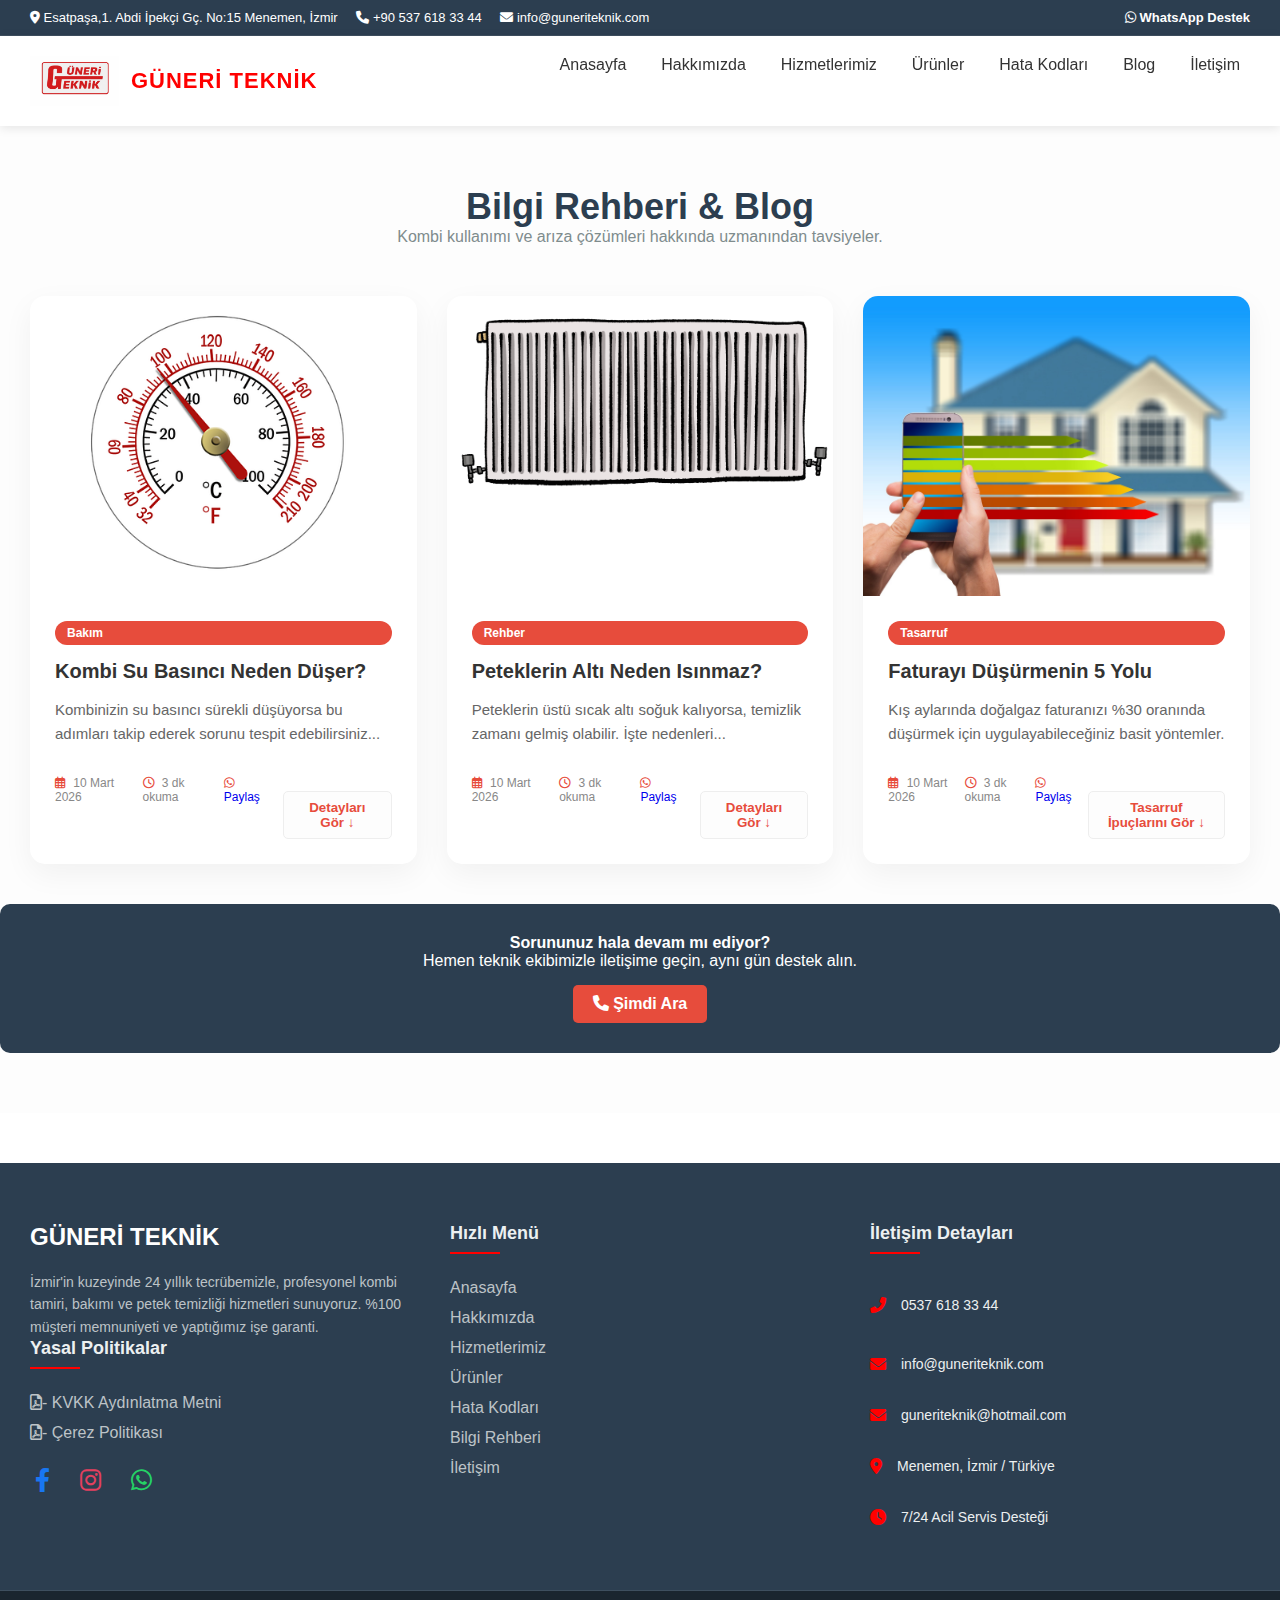
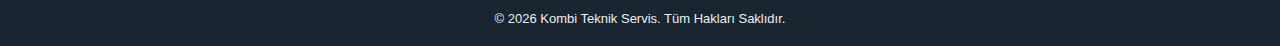
<file: blog/index.html>
<!DOCTYPE html>
<html lang="tr">
<head>
    <meta charset="UTF-8">
    <meta name="viewport" content="width=device-width, initial-scale=1.0">
    <title>Kombi Bakım Rehberi & Teknik İpuçları | Güneri Teknik</title>
    <meta name="description" content="Kombi tasarrufu, arıza kodları ve bakım rehberleri. Menemen Güneri Teknik'ten uzman tavsiyelerini keşfedin.">
    <link rel="icon" type="image/png" href="../img/logo/guneri-teknik.webp" class="g-icon" alt="Google">
    <link rel="canonical" href="https://guneriteknik.com/blog">
    <meta property="og:url" content="https://guneriteknik.com/blog">
    <meta property="og:title" content="Kombi ve Katı Yakıtlı Kazan Teknik Rehberi">
    <meta property="og:image" content="https://guneriteknik.com/img/logo/guneri-teknik.webp">
    <link rel="stylesheet" href="../wwwroot/css/style.css">
    <link rel="stylesheet" href="../wwwroot/css/blog.css">
    <link rel="preconnect" href="https://cdnjs.cloudflare.com" crossorigin>
    <link rel="stylesheet" href="https://cdnjs.cloudflare.com/ajax/libs/font-awesome/6.0.0/css/all.min.css"
          media="print" onload="this.media='all'">
    <noscript>
        <link rel="stylesheet" href="https://cdnjs.cloudflare.com/ajax/libs/font-awesome/6.0.0/css/all.min.css">
    </noscript>
</head>
<body class="page-blog">
    <div class="top-bar">
        <div class="container">
            <div class="contact-info">
                <span><i class="fas fa-map-marker-alt"></i> Esatpaşa,1. Abdi İpekçi Gç. No:15 Menemen, İzmir</span>
                <a href="tel:+905376183344"><i class="fas fa-phone"></i> +90 537 618 33 44 </a>
                <a href="mailto:info@guneriteknik.com"><i class="fas fa-envelope"></i> info@guneriteknik.com</a>
            </div>
            <div class="social-info">
                <a href="https://wa.me/905376183344" target="_blank" class="whatsapp-link"><i class="fab fa-whatsapp"></i> WhatsApp Destek</a>
            </div>
        </div>
    </div>
    <header class="main-header">
        <nav class="container nav-wrapper">
            <div class="logo">
                <a href="/">
                    <img src="../img/logo/guneri-teknik.webp" width="200" height="80" alt="Güneri Teknik Logo">
                    <strong>GÜNERİ TEKNİK</strong>
                </a>
            </div>
            <ul class="nav-menu">
                <li><a href="/">Anasayfa</a></li>
                <li><a href="/hakkimizda/">Hakkımızda</a></li>
                <li><a href="/hizmetler/">Hizmetlerimiz</a></li>
                <li><a href="/urunler/">Ürünler</a></li>
                <li><a href="/hata-kodlari/">Hata Kodları</a></li>
                <li><a href="/blog/" class="active">Blog</a></li>
                <li><a href="/iletisim/">İletişim</a></li>
            </ul>
            <div class="mobile-toggle"><i class="fas fa-bars"></i></div>
        </nav>
    </header>
    <main class="main-blog">
        <section class="blog-section">
            <div class="container">
                <h1 class="page-title">Bilgi Rehberi & Blog</h1>
                <p class="page-subtitle">Kombi kullanımı ve arıza çözümleri hakkında uzmanından tavsiyeler.</p>
                <div class="blog-grid">
                    <article class="blog-card">
                        <div class="blog-img">
                            <img src="../img/basinc.png" alt="Kombi Su Basıncı">
                        </div>
                        <div class="blog-content">
                            <span class="category">Bakım</span>
                            <h3>Kombi Su Basıncı Neden Düşer?</h3>
                            <p>Kombinizin su basıncı sürekli düşüyorsa bu adımları takip ederek sorunu tespit edebilirsiniz...</p>                           
                                <div id="details-1" class="blog-details" style="display: none;">
                                    <hr>
                                    <h4>Servis Çağırmadan Önce Yapılacaklar:</h4>
                                    <ul>
                                        <li><strong>Su Seviyesi:</strong> Basınç 1.0 barın altındaysa doldurma musluğunu açarak 1.5 bara getirin.</li>
                                        <li><strong>Kaçak Kontrolü:</strong> Radyatör vanalarını ve boru ek yerlerini ıslaklık var mı diye kontrol edin.</li>
                                        <li><strong>Genleşme Tankı:</strong> Eğer su bastıktan hemen sonra basınç yükselip tekrar düşüyorsa tankın havası bitmiş olabilir.</li>
                                    </ul>
                                    <p>Sorun devam ediyorsa profesyonel destek almalısınız.</p>
                                </div> 
                             <div class="blog-meta" style="margin-top: 10px; font-size: 12px; color: #888; display: flex; gap: 15px;">
                                <span class="date"><i class="far fa-calendar-alt"></i> 10 Mart 2026</span>
                                <span class="read-time"><i class="far fa-clock"></i> 3 dk okuma</span>
                                <a href="https://wa.me/?text=Selam!%0AGüneri Teknik'in blogunda harika bir rehber buldum, bir bak istersen:%0Ahttps://guneriteknik.com/blog/"
                                   class="bl-item-lnk"
                                   target="_blank"
                                   rel="noopener">
                                    <i class="fab fa-whatsapp"></i> Paylaş
                                </a>
                                <button class="read-more-btn" onclick="toggleDetails('details-1', this)">Detayları Gör ↓</button>
                            </div>
                        </div>
</article>
                    <article class="blog-card">
                        <div class="blog-img">
                            <img src="../img/radiator.png" alt="Petek Isınma Sorunu">
                        </div>
                        <div class="blog-content">
                            <span class="category">Rehber</span>
                            <h3>Peteklerin Altı Neden Isınmaz?</h3>
                            <p>Peteklerin üstü sıcak altı soğuk kalıyorsa, temizlik zamanı gelmiş olabilir. İşte nedenleri...</p>                            
                                <div id="details-2" class="blog-details">
                                    <h4><i class="fas fa-tools"></i> Petek Kontrol Listesi:</h4>
                                    <ul>
                                        <li><strong>Hava Alma:</strong> Petek anahtarı ile üst kısımdaki prüjörden hava gelip gelmediğini kontrol edin.</li>
                                        <li><strong>Vana Pozisyonu:</strong> Alt ve üst vanaların tamamen açık (saat yönünün tersine) olduğundan emin olun.</li>
                                        <li><strong>Reglaj Ayarı:</strong> Kombiye en yakın peteklerin vanalarını biraz kısıp, uzaktakileri tam açarak ısı dengesini sağlayın.</li>
                                        <li><strong>Filtre Temizliği:</strong> Kombi altındaki dönüş hattı filtresinin tıkanmış olma ihtimali yüksektir (Servis gerektirebilir).</li>
                                    </ul>
                                    <p><strong>Önemli:</strong> Eğer peteğin üstü sıcak, altı buz gibi ise bu genellikle içerideki çamurlaşmanın habercisidir ve petek temizliği vaktiniz gelmiştir.</p>
                                </div>  
                            <div class="blog-meta" style="margin-top: 10px; font-size: 12px; color: #888; display: flex; gap: 15px;">
                                <span class="date"><i class="far fa-calendar-alt"></i> 10 Mart 2026</span>
                                <span class="read-time"><i class="far fa-clock"></i> 3 dk okuma</span>
                                <a href="https://wa.me/?text=Selam!%0AGüneri Teknik'in blogunda harika bir rehber buldum, bir bak istersen:%0Ahttps://guneriteknik.com/blog/"
                                   class="bl-item-lnk"
                                   target="_blank"
                                   rel="noopener">
                                    <i class="fab fa-whatsapp"></i> Paylaş
                                </a>
                                <button class="read-more-btn" onclick="toggleDetails('details-2', this)">Detayları Gör ↓</button>
                            </div>
                        </div>
</article>
                    <article class="blog-card">
                        <div class="blog-img">
                            <img src="../img/smart-home.jpg" alt="Doğalgaz Tasarrufu">
                        </div>
                        <div class="blog-content">
                            <span class="category">Tasarruf</span>
                            <h3>Faturayı Düşürmenin 5 Yolu</h3>
                            <p>Kış aylarında doğalgaz faturanızı %30 oranında düşürmek için uygulayabileceğiniz basit yöntemler.</p>                            
                                <div id="details-3" class="blog-details">
                                    <h4><i class="fas fa-leaf"></i> Tasarruf ve Verim Rehberi:</h4>
                                    <ul>
                                        <li><strong>Oda Termostatı Kullanın:</strong> Kombinin gereksiz çalışmasını önleyerek faturanızda %15-20 oranında doğrudan tasarruf sağlar.</li>
                                        <li><strong>Petek Temizliği:</strong> İç yüzeyi kireçlenmiş petekler ısıyı iletmez. Her 2 yılda bir profesyonel temizlik yaptırın.</li>
                                        <li><strong>Vana Ayarı:</strong> Kullanmadığınız odaların kapısını kapalı tutun ve petek vanalarını tamamen kapatmak yerine en düşük seviyeye getirin.</li>
                                        <li><strong>Gece Modu:</strong> Kombiyi gece tamamen kapatmak evi soğutur; bunun yerine dereceyi 1-2 birim düşürmek daha az yakıt harcatır.</li>
                                        <li><strong>Menfezleri Kapatmayın:</strong> Havalandırma menfezlerini kapatmak yanma kalitesini düşürür ve gaz sarfiyatını artırır.</li>
                                    </ul>
                                    <p><strong>Uzman Notu:</strong> Düzenli kombi bakımı, cihazın en az yakıtla en yüksek ısıyı vermesini sağlar.</p>
                                </div> 
                            <div class="blog-meta" style="margin-top: 10px; font-size: 12px; color: #888; display: flex; gap: 15px;">
                                <span class="date"><i class="far fa-calendar-alt"></i> 10 Mart 2026</span>
                                <span class="read-time"><i class="far fa-clock"></i> 3 dk okuma</span>
                                <a href="https://wa.me/?text=Selam!%0AGüneri Teknik'in blogunda harika bir rehber buldum, bir bak istersen:%0Ahttps://guneriteknik.com/blog/"
                                   class="bl-item-lnk"
                                   target="_blank"
                                   rel="noopener">
                                    <i class="fab fa-whatsapp"></i> Paylaş
                                </a>
                                <button class="read-more-btn" onclick="toggleDetails('details-3', this)">Tasarruf İpuçlarını Gör ↓ </button>
                            </div>
                        </div>
</article>
                </div>
            </div>
            <div class="blog-cta">
                <div class="container">
                    <h4>Sorununuz hala devam mı ediyor?</h4>
                    <p>Hemen teknik ekibimizle iletişime geçin, aynı gün destek alın.</p>
                    <a href="tel:+905376183344" class="btn-call-small"><i class="fas fa-phone"></i> Şimdi Ara</a>
                </div>
            </div>
        </section>
    </main>
    <footer class="main-footer">
        <div class="container footer-grid">
            <div class="footer-col">
                <div class="footer-logo">
                    <strong>GÜNERİ TEKNİK</strong>
                </div>
                <p>İzmir'in kuzeyinde 24 yıllık tecrübemizle, profesyonel kombi tamiri, bakımı ve petek temizliği hizmetleri sunuyoruz. %100 müşteri memnuniyeti ve yaptığımız işe garanti.</p>
                <div class="footer-legal-zone">
                    <h4 class="legal-title">Yasal Politikalar</h4>
                    <ul class="legal-pdf-list">
                        <li>
                            <a href="/docs/guneri-teknik-kvkk-metni.pdf" target="_blank">
                                <i class="far fa-file-pdf"></i>- KVKK Aydınlatma Metni
                            </a>
                        </li>
                        <li>
                            <a href="/docs/guneri-cerez-politikası-metni.pdf" target="_blank">
                                <i class="far fa-file-pdf"></i>- Çerez Politikası
                            </a>
                        </li>
                    </ul>
                </div>
                <div class="footer-social">
                    <a href="#"><i class="fab fa-facebook-f"></i></a>
                    <a href="#"><i class="fab fa-instagram"></i></a>
                    <a href="https://wa.me/905376183344"><i class="fab fa-whatsapp"></i></a>
                </div>
            </div>
            <div class="footer-col">
                <h4>Hızlı Menü</h4>
                <ul>
                    <li><a href="/">Anasayfa</a></li>
                <li><a href="/hakkimizda/">Hakkımızda</a></li>
                <li><a href="/hizmetler/">Hizmetlerimiz</a></li>
                <li><a href="/urunler/">Ürünler</a></li>
                <li><a href="/hata-kodlari/">Hata Kodları</a></li>
                <li><a href="/blog/" class="active">Bilgi Rehberi</a></li>
                <li><a href="/iletisim/">İletişim</a></li>
                </ul>
            </div>
            <div class="footer-col">
                <h4>İletişim Detayları</h4>
                <div class="contact-item">
                    <i class="fas fa-phone-alt"></i>
                    <span><a href="tel:+905376183344">0537 618 33 44</a></span>
                </div>
                <div class="contact-item">
                    <i class="fas fa-envelope"></i>
                    <span>info@guneriteknik.com</span>
                </div>
                <div class="contact-item">
                    <i class="fas fa-envelope"></i>
                    <span>guneriteknik@hotmail.com</span>
                </div>
                <div class="contact-item">
                    <i class="fas fa-map-marker-alt"></i>
                    <span>Menemen, İzmir / Türkiye</span>
                </div>
                <div class="contact-item">
                    <i class="fas fa-clock"></i>
                    <span>7/24 Acil Servis Desteği</span>
                </div>
            </div>
        </div>
        <div class="footer-bottom">
            <div class="container">
                <p>&copy; 2026 Kombi Teknik Servis. Tüm Hakları Saklıdır.</p>
            </div>
        </div>
    </footer>
    <script src="../wwwroot/js/site.js" defer></script>
</body>
</html>
</file>
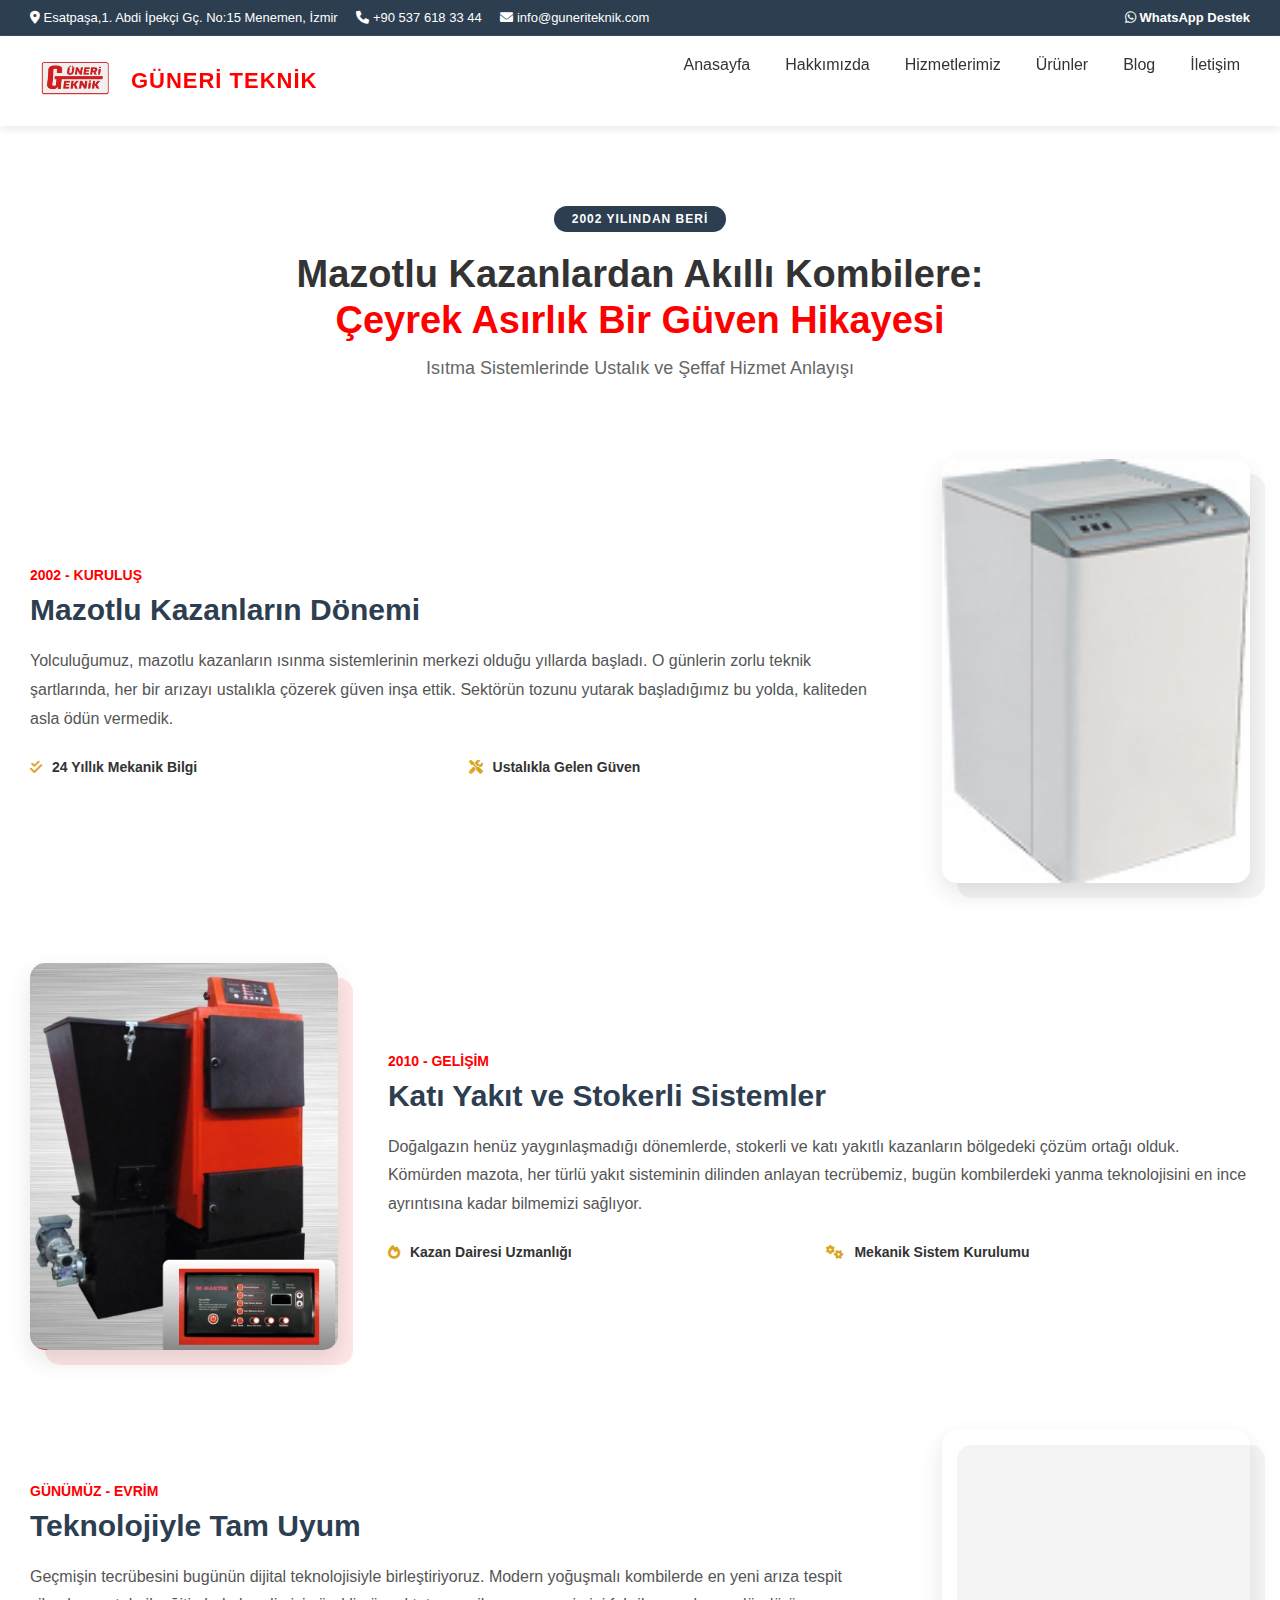
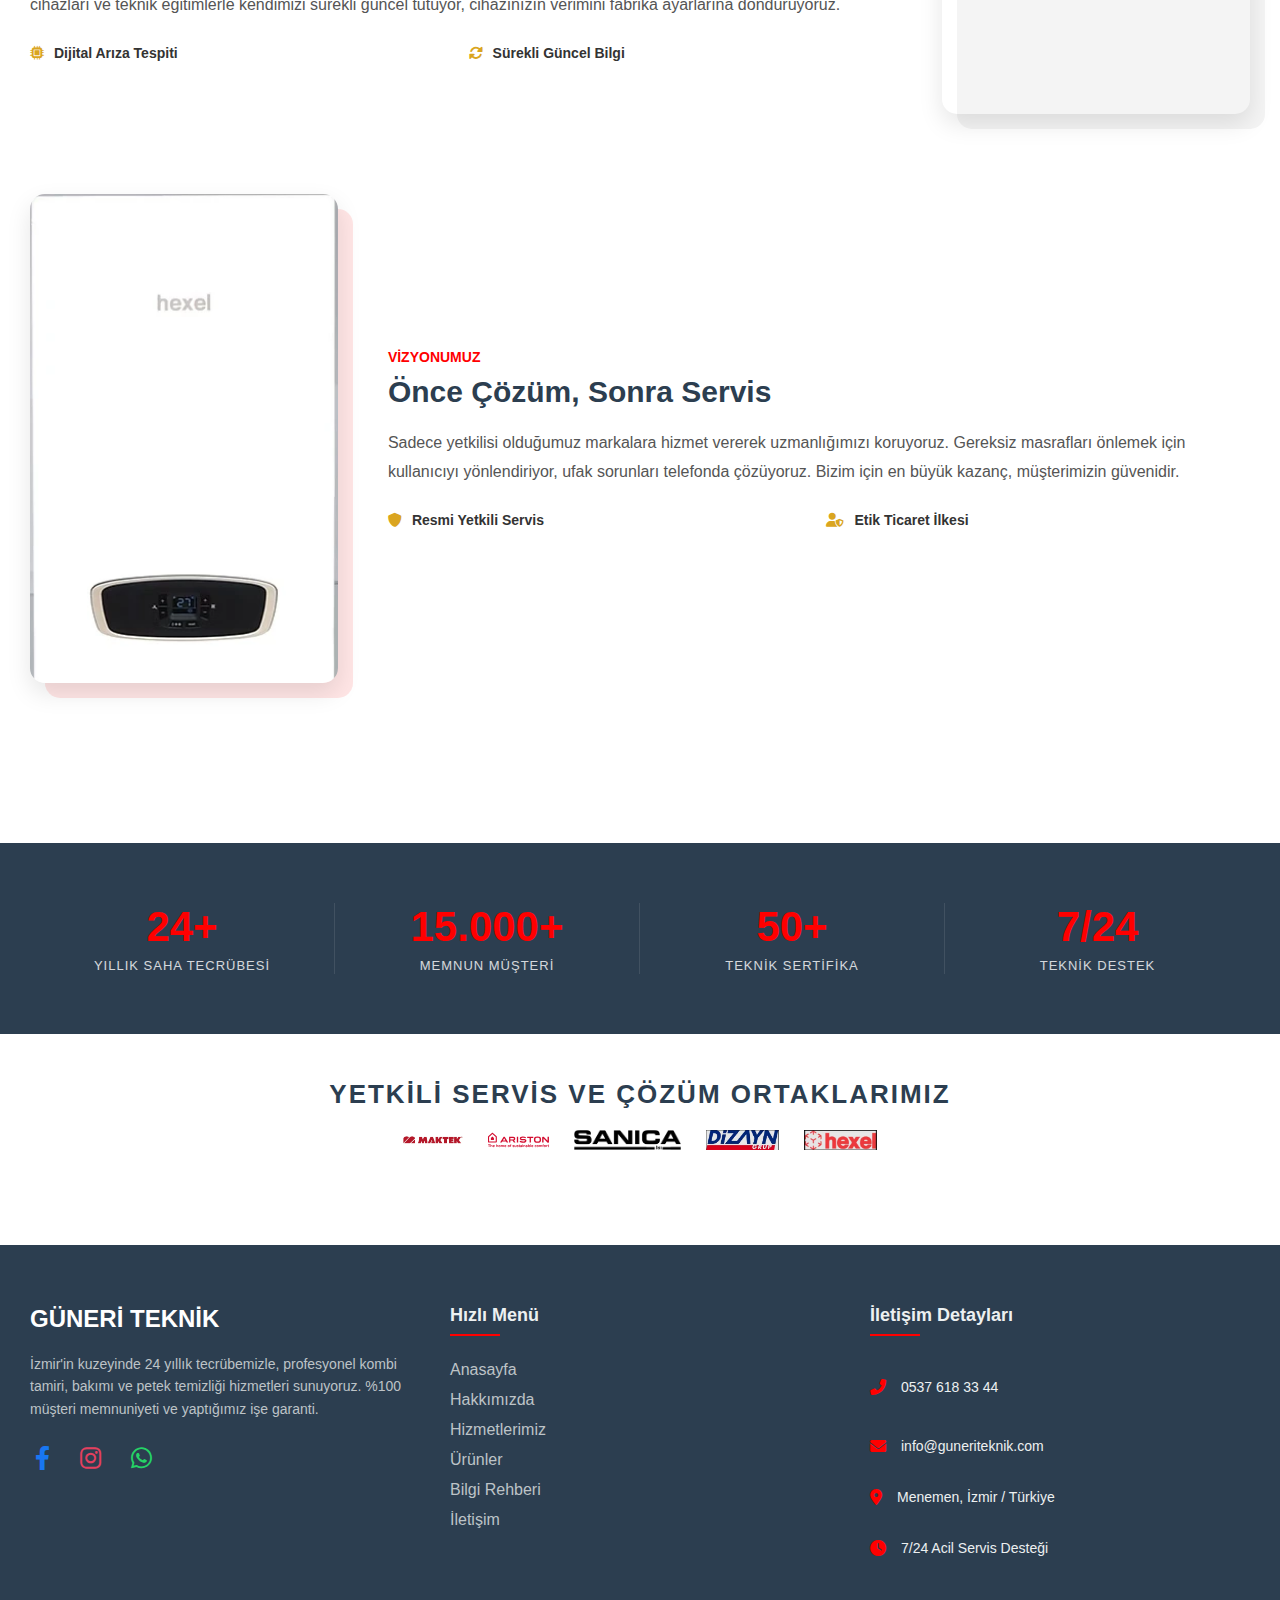
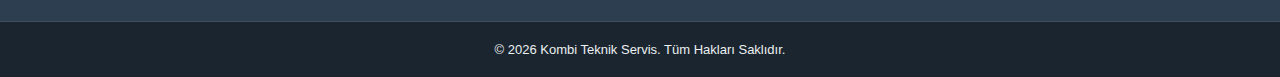
<file: hakkimizda/index.html>
<!DOCTYPE html>
<html lang="tr">
<head>
    <meta charset="UTF-8">
    <meta name="viewport" content="width=device-width, initial-scale=1.0">
    <title>Hakkımızda | Güneri Teknik - 2002'den Beri</title>
    <link rel="icon" type="image/webp" href="../img/logo/guneri-teknik.webp" class="g-icon" alt="Google">
    <link rel="stylesheet" href="../wwwroot/css/style.css">
    <link rel="preconnect" href="https://cdnjs.cloudflare.com" crossorigin>
    <link rel="stylesheet" href="https://cdnjs.cloudflare.com/ajax/libs/font-awesome/6.0.0/css/all.min.css"
          media="print" onload="this.media='all'">
    <noscript>
        <link rel="stylesheet" href="https://cdnjs.cloudflare.com/ajax/libs/font-awesome/6.0.0/css/all.min.css">
    </noscript>
</head>
<body class="page-hakkimizda">
    <div class="top-bar">
        <div class="container">
            <div class="contact-info">
                <span><i class="fas fa-map-marker-alt"></i> Esatpaşa,1. Abdi İpekçi Gç. No:15 Menemen, İzmir</span>
                <a href="tel:+905376183344"><i class="fas fa-phone"></i> +90 537 618 33 44 </a>
                <a href="mailto:info@guneriteknik.com"><i class="fas fa-envelope"></i> info@guneriteknik.com</a>
            </div>
            <div class="social-info">
                <a href="https://wa.me/905376183344" target="_blank" class="whatsapp-link"><i class="fab fa-whatsapp"></i> WhatsApp Destek</a>
            </div>
        </div>
    </div>
    <header class="main-header">
        <nav class="container nav-wrapper">
            <div class="logo">
                <a href="/">
                    <img src="../img/logo/guneri-teknik.webp" width="200" height="80" alt="Güneri Teknik Logo">
                    <strong>GÜNERİ TEKNİK</strong>
                </a>
            </div>
            <ul class="nav-menu">
                <li><a href="/">Anasayfa</a></li>
                <li><a href="/hakkimizda/" class="active">Hakkımızda</a></li>
                <li><a href="/hizmetler/">Hizmetlerimiz</a></li>
                <li><a href="/urunler/">Ürünler</a></li>
                <li><a href="/blog/">Blog</a></li>
                <li><a href="/iletisim/">İletişim</a></li>
            </ul>
            <div class="mobile-toggle"><i class="fas fa-bars"></i></div>
        </nav>
    </header>
    <main class="main-content">
        <section class="about-zigzag-section">
            <div class="container">

                <div class="header-stamp" style="text-align: center; margin-bottom: 80px;">
                    <span class="since">2002 YILINDAN BERİ</span>
                    <h1>Mazotlu Kazanlardan Akıllı Kombilere:<br><span style="color: #FF0000">Çeyrek Asırlık Bir Güven Hikayesi</span></h1>
                    <p class="subtitle">Isıtma Sistemlerinde Ustalık ve Şeffaf Hizmet Anlayışı</p>
                </div>

                <div class="zigzag-item">
                    <div class="zigzag-content">
                        <span class="year-label">2002 - Kuruluş</span>
                        <h3>Mazotlu Kazanların Dönemi</h3>
                        <p>Yolculuğumuz, mazotlu kazanların ısınma sistemlerinin merkezi olduğu yıllarda başladı. O günlerin zorlu teknik şartlarında, her bir arızayı ustalıkla çözerek güven inşa ettik. Sektörün tozunu yutarak başladığımız bu yolda, kaliteden asla ödün vermedik.</p>
                        <div class="about-features">
                            <div class="f-item"><i class="fas fa-check-double"></i> 24 Yıllık Mekanik Bilgi</div>
                            <div class="f-item"><i class="fas fa-tools"></i> Ustalıkla Gelen Güven</div>
                        </div>
                    </div>
                    <div class="zigzag-image-wrapper">
                        <div class="image-deco-block"></div>
                        <div class="zigzag-image-box">
                            <img src="../img/mazotlu_sv.jpg" alt="Mazotlu Kazan Dönemi" width="300" height="250" loading="lazy" decoding="async">
                        </div>
                    </div>
                </div>

                <div class="zigzag-item alt">
                    <div class="zigzag-content">
                        <span class="year-label">2010 - Gelişim</span>
                        <h3>Katı Yakıt ve Stokerli Sistemler</h3>
                        <p>Doğalgazın henüz yaygınlaşmadığı dönemlerde, stokerli ve katı yakıtlı kazanların bölgedeki çözüm ortağı olduk. Kömürden mazota, her türlü yakıt sisteminin dilinden anlayan tecrübemiz, bugün kombilerdeki yanma teknolojisini en ince ayrıntısına kadar bilmemizi sağlıyor.</p>
                        <div class="about-features">
                            <div class="f-item"><i class="fas fa-fire"></i> Kazan Dairesi Uzmanlığı</div>
                            <div class="f-item"><i class="fas fa-cogs"></i> Mekanik Sistem Kurulumu</div>
                        </div>
                    </div>
                    <div class="zigzag-image-wrapper">
                        <div class="image-deco-block red"></div>
                        <div class="zigzag-image-box">
                            <img src="../img/marka/Maktek_stoker.webp" alt="Stokerli Kazanlar" width="300" height="250" loading="lazy" decoding="async">
                        </div>
                    </div>
                </div>

                <div class="zigzag-item">
                    <div class="zigzag-content">
                        <span class="year-label">GÜNÜMÜZ - Evrim</span>
                        <h3>Teknolojiyle Tam Uyum</h3>
                        <p>Geçmişin tecrübesini bugünün dijital teknolojisiyle birleştiriyoruz. Modern yoğuşmalı kombilerde en yeni arıza tespit cihazları ve teknik eğitimlerle kendimizi sürekli güncel tutuyor, cihazınızın verimini fabrika ayarlarına döndürüyoruz.</p>
                        <div class="about-features">
                            <div class="f-item"><i class="fas fa-microchip"></i> Dijital Arıza Tespiti</div>
                            <div class="f-item"><i class="fas fa-sync-alt"></i> Sürekli Güncel Bilgi</div>
                        </div>
                    </div>
                    <div class="zigzag-image-wrapper">
                        <div class="image-deco-block"></div>
                        <div class="zigzag-image-box">
                            <img src="../img/unnamed.jpg" alt="Teknoloji Dönüşümü" width="300" height="250" loading="lazy" decoding="async">
                        </div>
                    </div>
                </div>

                <div class="zigzag-item alt">
                    <div class="zigzag-content">
                        <span class="year-label">Vizyonumuz</span>
                        <h3>Önce Çözüm, Sonra Servis</h3>
                        <p>Sadece yetkilisi olduğumuz markalara hizmet vererek uzmanlığımızı koruyoruz. Gereksiz masrafları önlemek için kullanıcıyı yönlendiriyor, ufak sorunları telefonda çözüyoruz. Bizim için en büyük kazanç, müşterimizin güvenidir.</p>
                        <div class="about-features">
                            <div class="f-item"><i class="fas fa-shield-alt"></i> Resmi Yetkili Servis</div>
                            <div class="f-item"><i class="fas fa-user-shield"></i> Etik Ticaret İlkesi</div>
                        </div>
                    </div>
                    <div class="zigzag-image-wrapper">
                        <div class="image-deco-block red"></div>
                        <div class="zigzag-image-box">
                            <img src="../img/marka/hexel-mina.webp" alt="Servis Etik Kuralları" width="300" height="250" loading="lazy" decoding="async">
                        </div>
                    </div>
                </div>

            </div>
        </section>
    </main>

    <section class="stats-bar">
        <div class="container stats-grid">
            <div class="stat-card">
                <span class="stat-number">24+</span>
                <span class="stat-text">Yıllık Saha Tecrübesi</span>
            </div>
            <div class="stat-card">
                <span class="stat-number">15.000+</span>
                <span class="stat-text">Memnun Müşteri</span>
            </div>
            <div class="stat-card">
                <span class="stat-number">50+</span>
                <span class="stat-text">Teknik Sertifika</span>
            </div>
            <div class="stat-card">
                <span class="stat-number">7/24</span>
                <span class="stat-text">Teknik Destek</span>
            </div>
        </div>
    </section>

    <section class="brand-strip">
        <div class="container">
            <h4 class="brand-title">Yetkili Servis ve Çözüm Ortaklarımız</h4>
            <div class="brand-logos">
                <img src="../img/logo/maktek.webp" alt="Maktek">
                <img src="../img/logo/ariston.svg" alt="Ariston">
                <img src="../img/logo/sanica.webp" alt="Sanica">
                <img src="../img/logo/dizayn.webp" alt="Dizayn">
                <img src="../img/logo/hexel.webp" alt="Hexel">
            </div>
        </div>
    </section>

    <footer class="main-footer">
        <div class="container footer-grid">

            <div class="footer-col">
                <div class="footer-logo">
                    <strong>GÜNERİ TEKNİK</strong>
                </div>
                <p>İzmir'in kuzeyinde 24 yıllık tecrübemizle, profesyonel kombi tamiri, bakımı ve petek temizliği hizmetleri sunuyoruz. %100 müşteri memnuniyeti ve yaptığımız işe garanti.</p>
                <div class="footer-social">
                    <a href="#"><i class="fab fa-facebook-f"></i></a>
                    <a href="#"><i class="fab fa-instagram"></i></a>
                    <a href="https://wa.me/905376183344"><i class="fab fa-whatsapp"></i></a>
                </div>
            </div>

            <div class="footer-col">
                <h4>Hızlı Menü</h4>
                <ul>
                    <li><a href="/">Anasayfa</a></li>
                    <li><a href="/hakkimizda/" class="active">Hakkımızda</a></li>
                    <li><a href="/hizmetler/">Hizmetlerimiz</a></li>
                    <li><a href="/urunler/">Ürünler</a></li>
                    <li><a href="/blog/">Bilgi Rehberi</a></li>
                    <li><a href="/iletisim/">İletişim</a></li>
                </ul>
            </div>

            <div class="footer-col">
                <h4>İletişim Detayları</h4>
                <div class="contact-item">
                    <i class="fas fa-phone-alt"></i>
                    <span><a href="tel:+905376183344">0537 618 33 44</a></span>
                </div>
                <div class="contact-item">
                    <i class="fas fa-envelope"></i>
                    <span>info@guneriteknik.com</span>
                </div>
                <div class="contact-item">
                    <i class="fas fa-map-marker-alt"></i>
                    <span>Menemen, İzmir / Türkiye</span>
                </div>
                <div class="contact-item">
                    <i class="fas fa-clock"></i>
                    <span>7/24 Acil Servis Desteği</span>
                </div>
            </div>

        </div>

        <div class="footer-bottom">
            <div class="container">
                <p>&copy; 2026 Kombi Teknik Servis. Tüm Hakları Saklıdır.</p>
            </div>
        </div>
    </footer>

    <script src="../wwwroot/js/site.js" defer></script>
</body>
</html>
</file>
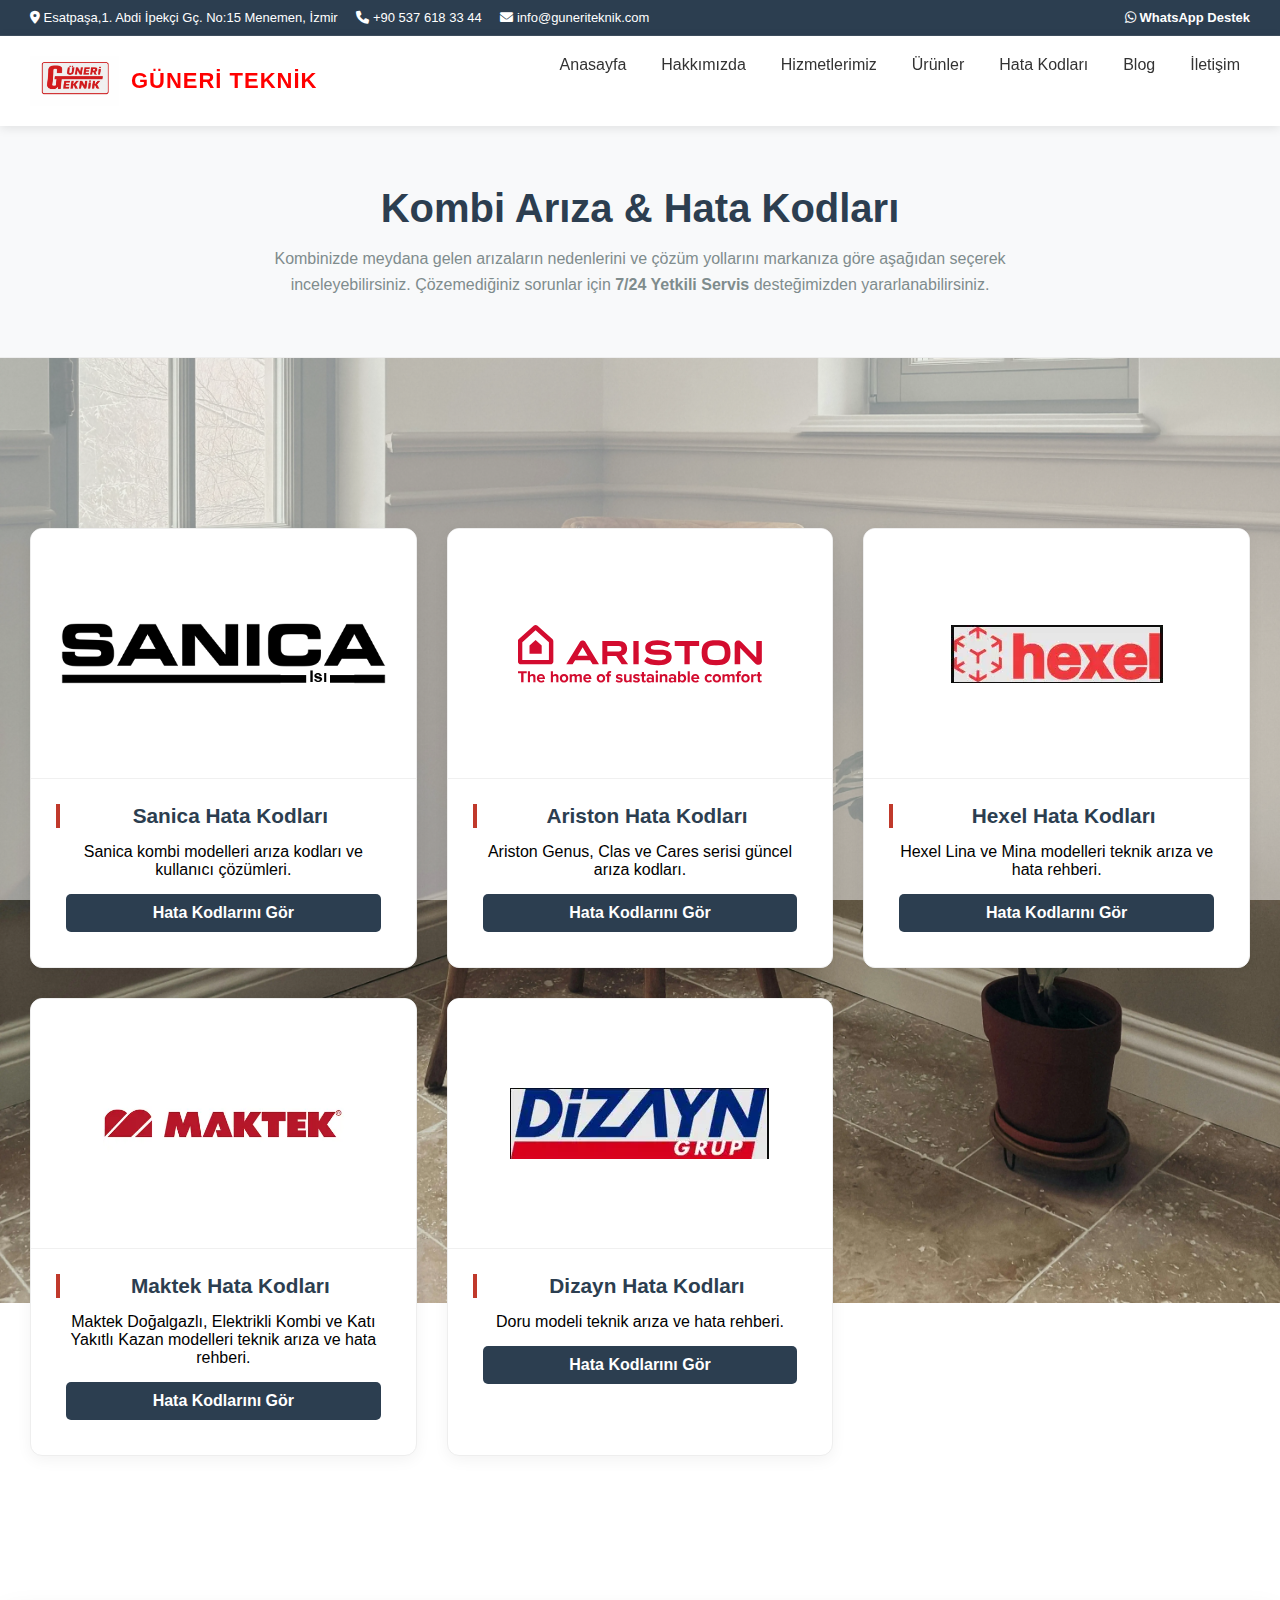
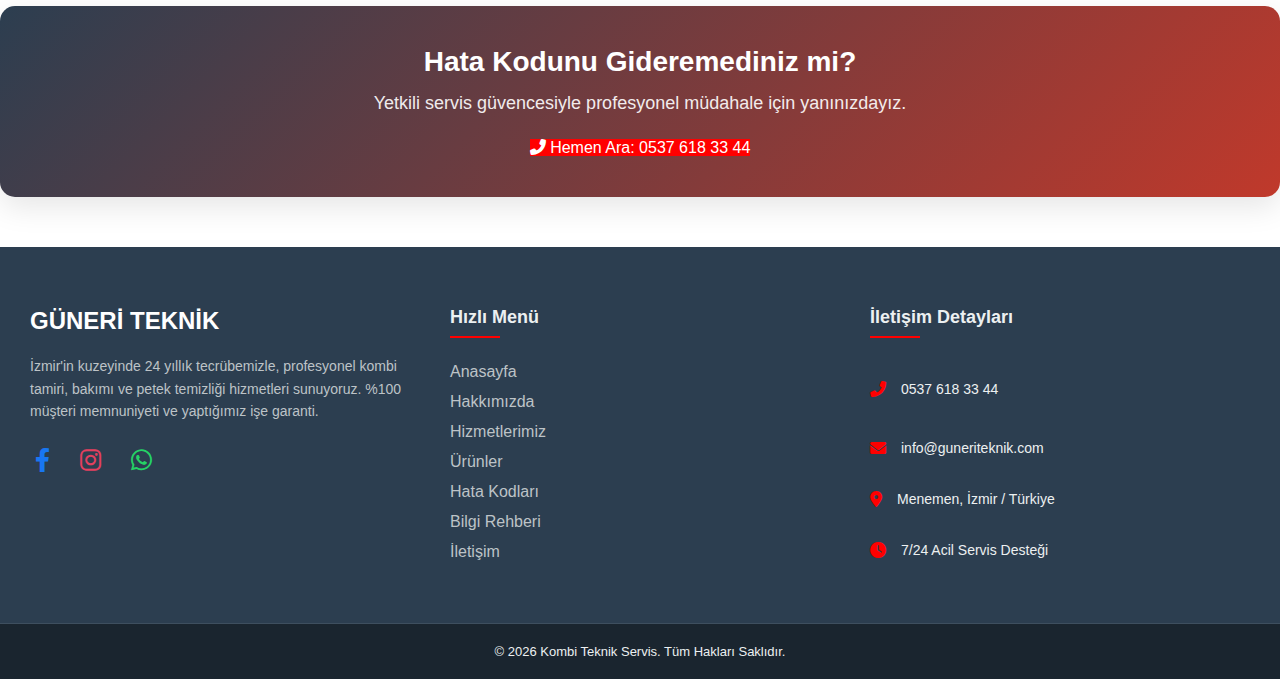
<file: hata-kodlari/index.html>
<!DOCTYPE html>
<html lang="tr">
<head>
    <meta charset="UTF-8">
    <meta name="viewport" content="width=device-width, initial-scale=1.0">
    <title>Kombi Hata Kodları ve Çözüm Rehberi | Güneri Teknik</title>
    <meta name="description" content="Sanica, Maktek, Hexel, Dizayn ve Ariston kombi hata kodları listesi. Arıza çözümleri ve yetkili servis desteği için hemen inceleyin.">
    <link rel="icon" type="image/png" href="../img/logo/guneri-teknik.webp" class="g-icon" alt="Google">
    <link rel="canonical" href="https://guneriteknik.com/hata-kodlari/">
    <link rel="stylesheet" href="../wwwroot/css/style.css">
    <link rel="stylesheet" href="../wwwroot/css/hata-kod.css">
    <link rel="stylesheet" href="https://cdnjs.cloudflare.com/ajax/libs/font-awesome/6.0.0/css/all.min.css">
    <link rel="stylesheet" href="https://cdnjs.cloudflare.com/ajax/libs/font-awesome/6.0.0/css/all.min.css"
          media="print" onload="this.media='all'">
    <noscript>
        <link rel="stylesheet" href="https://cdnjs.cloudflare.com/ajax/libs/font-awesome/6.0.0/css/all.min.css">
    </noscript>
</head>
<body class="page-error-codes">
    <div class="top-bar">
        <div class="container">
            <div class="contact-info">
                <span><i class="fas fa-map-marker-alt"></i> Esatpaşa,1. Abdi İpekçi Gç. No:15 Menemen, İzmir</span>
                <a href="tel:+905376183344"><i class="fas fa-phone"></i> +90 537 618 33 44 </a>
                <a href="mailto:info@guneriteknik.com"><i class="fas fa-envelope"></i> info@guneriteknik.com</a>
            </div>
            <div class="social-info">
                <a href="https://wa.me/905376183344" target="_blank" class="whatsapp-link"><i class="fab fa-whatsapp"></i> WhatsApp Destek</a>
            </div>
        </div>
    </div>
    <header class="main-header">
        <nav class="container nav-wrapper">
            <div class="logo">
                <a href="../">
                    <img src="../img/logo/guneri-teknik.webp" width="200" height="80" alt="Güneri Teknik Logo">
                    <strong>GÜNERİ TEKNİK</strong>
                </a>
            </div>
            <ul class="nav-menu">
                <li><a href="../">Anasayfa</a></li>
                    <li><a href="../hakkimizda/">Hakkımızda</a></li>
                    <li><a href="../hizmetler/">Hizmetlerimiz</a></li>
                    <li><a href="../urunler/">Ürünler</a></li>
                    <li><a href="../hata-kodlari/" class="active">Hata Kodları</a></li>
                    <li><a href="../blog/">Blog</a></li>
                    <li><a href="../iletisim/">İletişim</a></li>
            </ul>
            <div class="mobile-toggle"><i class="fas fa-bars"></i></div>
        </nav>
    </header>
    <main class="main-error-codes">
        <section class="page-header" style="background: #f8f9fa; padding: 60px 0; text-align: center; border-bottom: 1px solid #eee;">
            <div class="container">
                <h1 style="color: #2c3e50; font-size: 2.5rem; margin-bottom: 15px;">Kombi Arıza & Hata Kodları</h1>
                <p style="color: #7f8c8d; max-width: 800px; margin: 0 auto; line-height: 1.6;">
                    Kombinizde meydana gelen arızaların nedenlerini ve çözüm yollarını markanıza göre aşağıdan seçerek inceleyebilirsiniz. 
                    Çözemediğiniz sorunlar için <strong>7/24 Yetkili Servis</strong> desteğimizden yararlanabilirsiniz.
                </p>
            </div>
        </section>

        <section class="brand-selection" style="padding: 80px 0;">
            <div class="container">
                <div class="product-grid"> <div class="product-card" style="text-align: center;">
                        <div class="product-image" style="padding: 30px;">
                            <img src="../img/logo/sanica.webp" alt="Sanica Hata Kodları" style="max-height: 80px; object-fit: contain;">
                        </div>
                        <div class="product-info">
                            <h3>Sanica Hata Kodları</h3>
                            <p>Sanica kombi modelleri arıza kodları ve kullanıcı çözümleri.</p>
                            <a href="/hata-kodlari/sanica/" class="btn" style="background: #2c3e50; color: white; display: inline-block; margin-top: 15px; padding: 10px 25px; border-radius: 5px;">Hata Kodlarını Gör</a>
                        </div>
                    </div>
                    <div class="product-card" style="text-align: center;">
                        <div class="product-image" style="padding: 30px;">
                            <img src="../img/logo/ariston.svg" alt="Ariston Hata Kodları" style="max-height: 80px; object-fit: contain;">
                        </div>
                        <div class="product-info">
                            <h3>Ariston Hata Kodları</h3>
                            <p>Ariston Genus, Clas ve Cares serisi güncel arıza kodları.</p>
                            <a href="/hata-kodlari/ariston/" class="btn" style="background: #2c3e50; color: white; display: inline-block; margin-top: 15px; padding: 10px 25px; border-radius: 5px;">Hata Kodlarını Gör</a>
                        </div>
                    </div>
                    <div class="product-card" style="text-align: center;">
                        <div class="product-image" style="padding: 30px;">
                            <img src="../img/logo/hexel.webp" alt="Hexel Hata Kodları" style="max-height: 80px; object-fit: contain;">
                        </div>
                        <div class="product-info">
                            <h3>Hexel Hata Kodları</h3>
                            <p>Hexel Lina ve Mina modelleri teknik arıza ve hata rehberi.</p>
                            <a href="/hata-kodlari/hexel/" class="btn" style="background: #2c3e50; color: white; display: inline-block; margin-top: 15px; padding: 10px 25px; border-radius: 5px;">Hata Kodlarını Gör</a>
                        </div>
                    </div>
                    <div class="product-card" style="text-align: center;">
                        <div class="product-image" style="padding: 30px;">
                            <img src="../img/logo/maktek.webp" alt="Hexel Hata Kodları" style="max-height: 80px; object-fit: contain;">
                        </div>
                        <div class="product-info">
                            <h3>Maktek Hata Kodları</h3>
                            <p>Maktek Doğalgazlı, Elektrikli Kombi ve Katı Yakıtlı Kazan modelleri teknik arıza ve hata rehberi.</p>
                            <a href="/hata-kodlari/maktek/" class="btn" style="background: #2c3e50; color: white; display: inline-block; margin-top: 15px; padding: 10px 25px; border-radius: 5px;">Hata Kodlarını Gör</a>
                        </div>
                    </div>
                    <div class="product-card" style="text-align: center;">
                        <div class="product-image" style="padding: 30px;">
                            <img src="../img/logo/dizayn.webp" alt="Hexel Hata Kodları" style="max-height: 80px; object-fit: contain;">
                        </div>
                        <div class="product-info">
                            <h3>Dizayn Hata Kodları</h3>
                            <p>Doru modeli teknik arıza ve hata rehberi.</p>
                            <a href="/hata-kodlari/dizayn/" class="btn" style="background: #2c3e50; color: white; display: inline-block; margin-top: 15px; padding: 10px 25px; border-radius: 5px;">Hata Kodlarını Gör</a>
                        </div>
                    </div>
                </div>
            </div>
        </section>

        <section class="cta-section">
            <div class="container">
                <h2>Hata Kodunu Gideremediniz mi?</h2>
                <p>Yetkili servis güvencesiyle profesyonel müdahale için yanınızdayız.</p>
                <a href="tel:+905376183344" class="btn-call">
                    <i class="fas fa-phone-alt"></i> Hemen Ara: 0537 618 33 44 </a>
            </div>
        </section>
    </main>
        <footer class="main-footer">
        <div class="container footer-grid">

            <div class="footer-col">
                <div class="footer-logo">
                    <strong>GÜNERİ TEKNİK</strong>
                </div>
                <p>İzmir'in kuzeyinde 24 yıllık tecrübemizle, profesyonel kombi tamiri, bakımı ve petek temizliği hizmetleri sunuyoruz. %100 müşteri memnuniyeti ve yaptığımız işe garanti.</p>
                <div class="footer-social">
                    <a href="#"><i class="fab fa-facebook-f"></i></a>
                    <a href="#"><i class="fab fa-instagram"></i></a>
                    <a href="https://wa.me/905376183344"><i class="fab fa-whatsapp"></i></a>
                </div>
            </div>

            <div class="footer-col">
                <h4>Hızlı Menü</h4>
                <ul>
                    <li><a href="../">Anasayfa</a></li>
                    <li><a href="../hakkimizda/">Hakkımızda</a></li>
                    <li><a href="../hizmetler/">Hizmetlerimiz</a></li>
                    <li><a href="../urunler/">Ürünler</a></li>
                    <li><a href="../hata-kodlari/" class="active">Hata Kodları</a></li>
                    <li><a href="../blog/">Bilgi Rehberi</a></li>
                    <li><a href="../iletisim/">İletişim</a></li>
                </ul>
            </div>

            <div class="footer-col">
                <h4>İletişim Detayları</h4>
                <div class="contact-item">
                    <i class="fas fa-phone-alt"></i>
                    <span><a href="tel:+905376183344">0537 618 33 44</a></span>
                </div>
                <div class="contact-item">
                    <i class="fas fa-envelope"></i>
                    <span>info@guneriteknik.com</span>
                </div>
                <div class="contact-item">
                    <i class="fas fa-map-marker-alt"></i>
                    <span>Menemen, İzmir / Türkiye</span>
                </div>
                <div class="contact-item">
                    <i class="fas fa-clock"></i>
                    <span>7/24 Acil Servis Desteği</span>
                </div>
            </div>

        </div>

        <div class="footer-bottom">
            <div class="container">
                <p>&copy; 2026 Kombi Teknik Servis. Tüm Hakları Saklıdır.</p>
            </div>
        </div>
    </footer>
    <script src="../wwwroot/js/site.js" defer></script>
    </body>
</html>
</file>
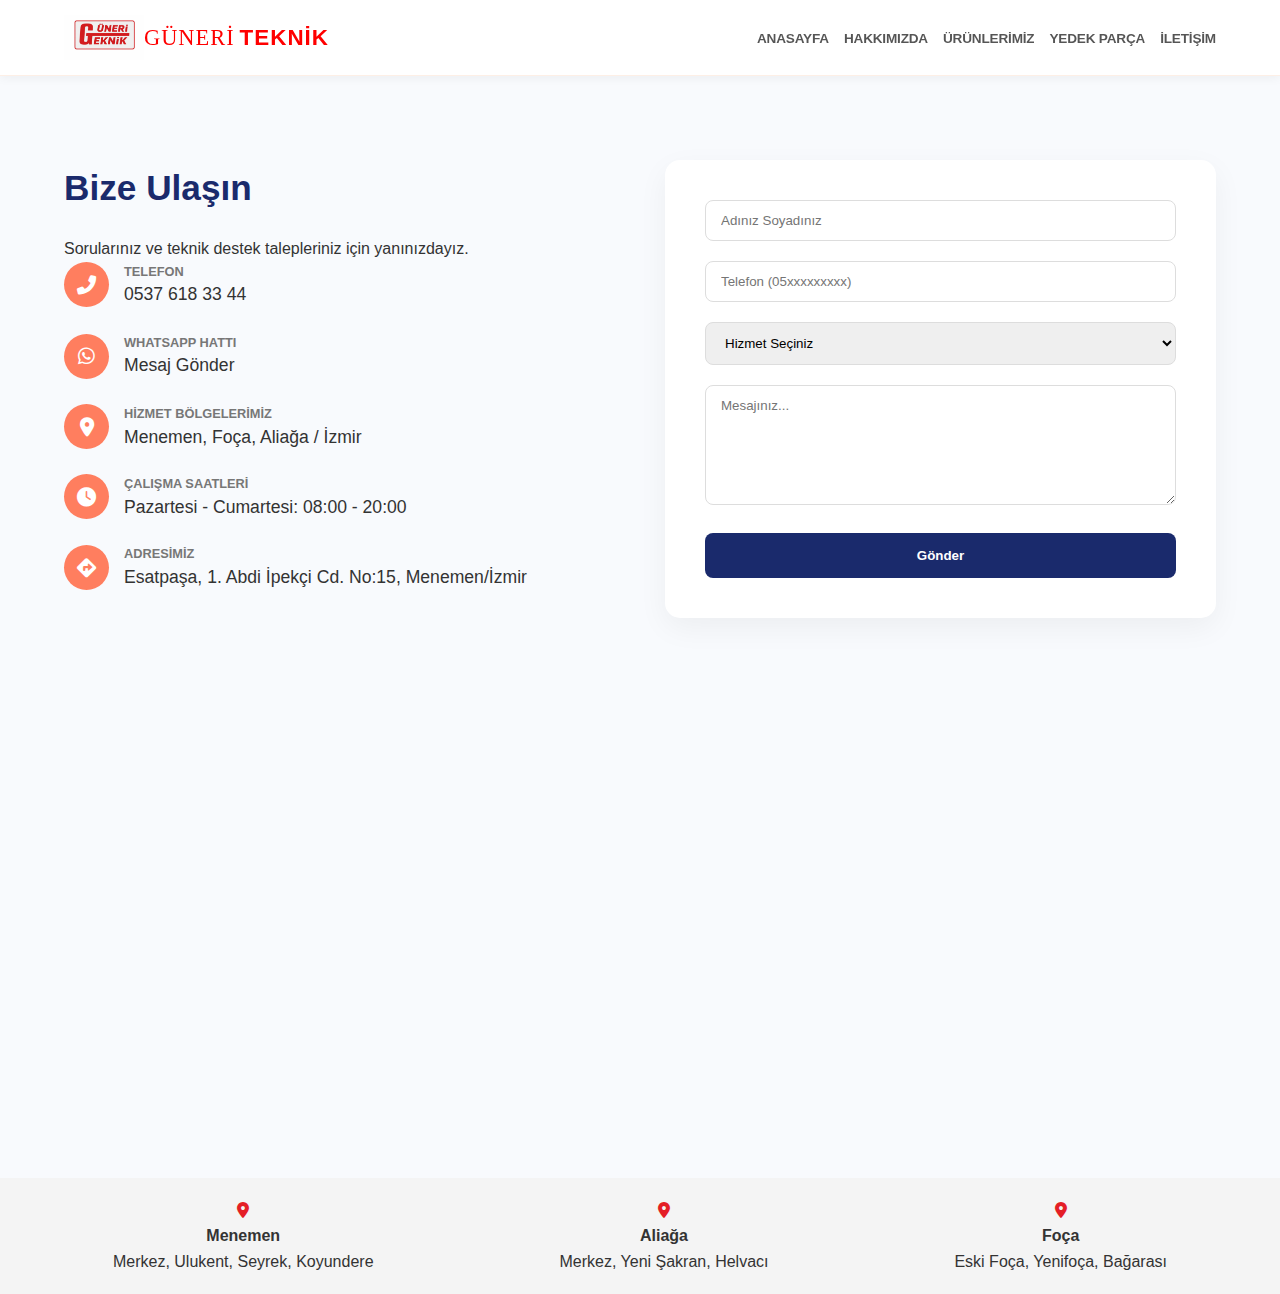
<file: iletisim/index.html>
<!DOCTYPE html>
<html lang="tr">
<head>
    <meta charset="UTF-8">
    <meta name="viewport" content="width=device-width, initial-scale=1.0">
    <title>Güneri Teknik İletişim | Arıza Kaydı ve Servis Randevusu</title>
    <meta name="description" content="Güneri Teknik iletişim bilgileri. Menemen kombi arıza kaydı ve servis randevusu için 0232 831 44 14 numaralı hattımızdan bize ulaşın.">
    <link rel="icon" type="image/png" href="/img/Logo/guneri-teknik-logo.png">
    <link rel="stylesheet" href="/style.css">
    <link rel="stylesheet" href="https://cdnjs.cloudflare.com/ajax/libs/font-awesome/6.0.0/css/all.min.css">
    <style>
        /* Başlangıçta gizli olması gereken alanlar */
        .warranty-group, .brand-group { display: none; }
    </style>
</head>
<body class="page-iletisim">
    
<header>
    <nav class="nav-container">
        <a href="/" class="logo">
            <img src="/img/Logo/guneri-teknik-logo.png" alt="Güneri Teknik Logo" class="site-logo">
            <h1>GÜNERİ <span>TEKNİK</span></h1>
        </a>

        <input type="checkbox" id="menu-bar">
        <label for="menu-bar" class="hamburger-icon">☰</label>
        <label for="menu-bar" class="menu-overlay"></label>

        <ul class="menu">
            <li><a href="/">Anasayfa</a></li>
            <li><a href="/hakkimizda">Hakkımızda</a></li>
            <li><a href="/urunlerimiz">Ürünlerimiz</a></li>
            <li><a href="/yedekparca">Yedek Parça</a></li>
            <li><a href="/iletisim">İletişim</a></li>
        </ul>
    </nav>
</header>

<main class="contact-main">
    <div class="container">
        <div class="contact-grid">

            <div class="contact-info">
                <h2>Bize Ulaşın</h2>
                <p>Sorularınız ve teknik destek talepleriniz için yanınızdayız.</p>

                <div class="info-item">
                    <i class="fas fa-phone-alt"></i>
                    <div>
                        <span>Telefon</span>
                        <a href="tel:+905376183344">0537 618 33 44</a>
                    </div>
                </div>

                <div class="info-item">
                    <i class="fab fa-whatsapp"></i>
                    <div>
                        <span>WhatsApp Hattı</span>
                        <a href="https://wa.me/905376183344">Mesaj Gönder</a>
                    </div>
                </div>

                <div class="info-item">
                    <i class="fas fa-map-marker-alt"></i>
                    <div>
                        <span>Hizmet Bölgelerimiz</span>
                        <p>Menemen, Foça, Aliağa / İzmir</p>
                    </div>
                </div>

                <div class="info-item">
                    <i class="fas fa-clock"></i>
                    <div>
                        <span>Çalışma Saatleri</span>
                        <p>Pazartesi - Cumartesi: 08:00 - 20:00</p>
                    </div>
                </div>

                <div class="info-item">
                    <i class="fas fa-directions"></i>
                    <div>
                        <span>Adresimiz</span>
                        <a href="https://tinyurl.com/Guneriteknik" target="_blank">
                             Esatpaşa, 1. Abdi İpekçi Cd. No:15, Menemen/İzmir
                        </a>
                    </div>
                </div>
            </div>

            <div class="contact-form-wrapper">
                <form id="contactForm">
                    <div class="form-group">
                        <input type="text" id="nameInput" placeholder="Adınız Soyadınız" required>
                    </div>
                    <div class="form-group">
                        <input type="tel" id="phoneInput" placeholder="Telefon (05xxxxxxxxx)" pattern="[0-9]{11}" maxlength="11" required>
                    </div>
                    <div class="form-group">
                        <select id="serviceSelect" required onchange="toggleFields()">
                            <option value="" disabled selected>Hizmet Seçiniz</option>
                            <option value="yedekparca">Yedek Parça Talebi</option>
                            <option value="servis">Teknik Servis Randevusu</option>
                            <option value="bakim">Yıllık Bakım Randevusu</option>
                            <option value="diger">Diğer</option>
                        </select>
                    </div>

                    <div id="brandGroup" class="form-group brand-group" style="display: none;">
                        <select id="brandSelect">
                            <option value="" disabled selected>Cihaz Markasını Seçiniz</option>
                            <option value="Maktek">Maktek</option>
                            <option value="Sanica">Sanica</option>
                            <option value="Ariston">Ariston</option>
                            <option value="Hexel">Hexel</option>
                            <option value="Dizayn">Dizayn</option>
                            <option value="Diger" id="otherBrandOption">Diğer</option>
                        </select>
                    </div>
                    <div id="manualBrandGroup" class="form-group" style="display: none;">
                        <input type="text" id="manualBrandInput" placeholder="Lütfen Markayı Yazınız">
                    </div>

                    <div id="warrantyGroup" class="form-group warranty-group" style="display: none;">
                        <label for="warrantySelect" class="warranty-label">Cihazın garantisi devam ediyor mu?</label>
                        <select id="warrantySelect">
                            <option value="hayir">Hayır, Garantisi Bitti / Yok</option>
                            <option value="evet">Evet, Garantisi Devam Ediyor</option>
                        </select>
                    </div>

                    <div class="form-group">
                            <textarea id="messageInput" placeholder="Mesajınız..."></textarea>
                        </div>

                        <div id="warrantyAlert" class="warranty-info-box">
                            <h4><i class="fas fa-exclamation-circle"></i> Randevu Prosedürü</h4>
                            <p id="alertMessage"></p>
                            <a id="callCenterBtn" href="#" class="call-btn">
                                <i class="fas fa-phone-alt"></i> Marka Merkezini Ara
                            </a>
                        </div>

                        <button type="submit" id="submitBtn" class="submit-btn">Gönder</button>
                    </form>
            </div>

        </div>
    </div>

    <div class="map-container">
    <iframe 
        src="https://www.google.com/maps/embed?pb=!1m18!1m12!1m3!1d1558.9293559248595!2d27.07351853888218!3d38.60612208897072!2m3!1f0!2f0!3f0!3m2!1i1024!2i768!4f13.1!3m3!1m2!1s0x14bbd37ebf78b789%3A0x9065e419d8a5cb47!2zRXNhdHBhxZ9hLCAxLiBBYmRpIMSwcGVrw6dpIEfDpy4gTm86MTUsIDM1NjYwIE1lbmVtZW4vxLB6bWly!5e0!3m2!1str!2str!4v1771922931463!5m2!1str!2str&embed=true" 
        style="border:0; width:100%; height:450px;" 
        allowfullscreen="" 
        loading="lazy" >
    </iframe>
</div>
    <div class="service-areas-grid" style="display: flex; justify-content: space-around; padding: 20px; background: #f4f4f4; text-align: center;">
    <div>
        <i class="fas fa-map-marker-alt" style="color: #e41e26;"></i>
        <h4>Menemen</h4>
        <p>Merkez, Ulukent, Seyrek, Koyundere</p>
    </div>
    <div>
        <i class="fas fa-map-marker-alt" style="color: #e41e26;"></i>
        <h4>Aliağa</h4>
        <p>Merkez, Yeni Şakran, Helvacı</p>
    </div>
    <div>
        <i class="fas fa-map-marker-alt" style="color: #e41e26;"></i>
        <h4>Foça</h4>
        <p>Eski Foça, Yenifoça, Bağarası</p>
    </div>
</div>
</main>

<script src="/wwwroot/js/site.js"></script>
</body>
</html>
</file>
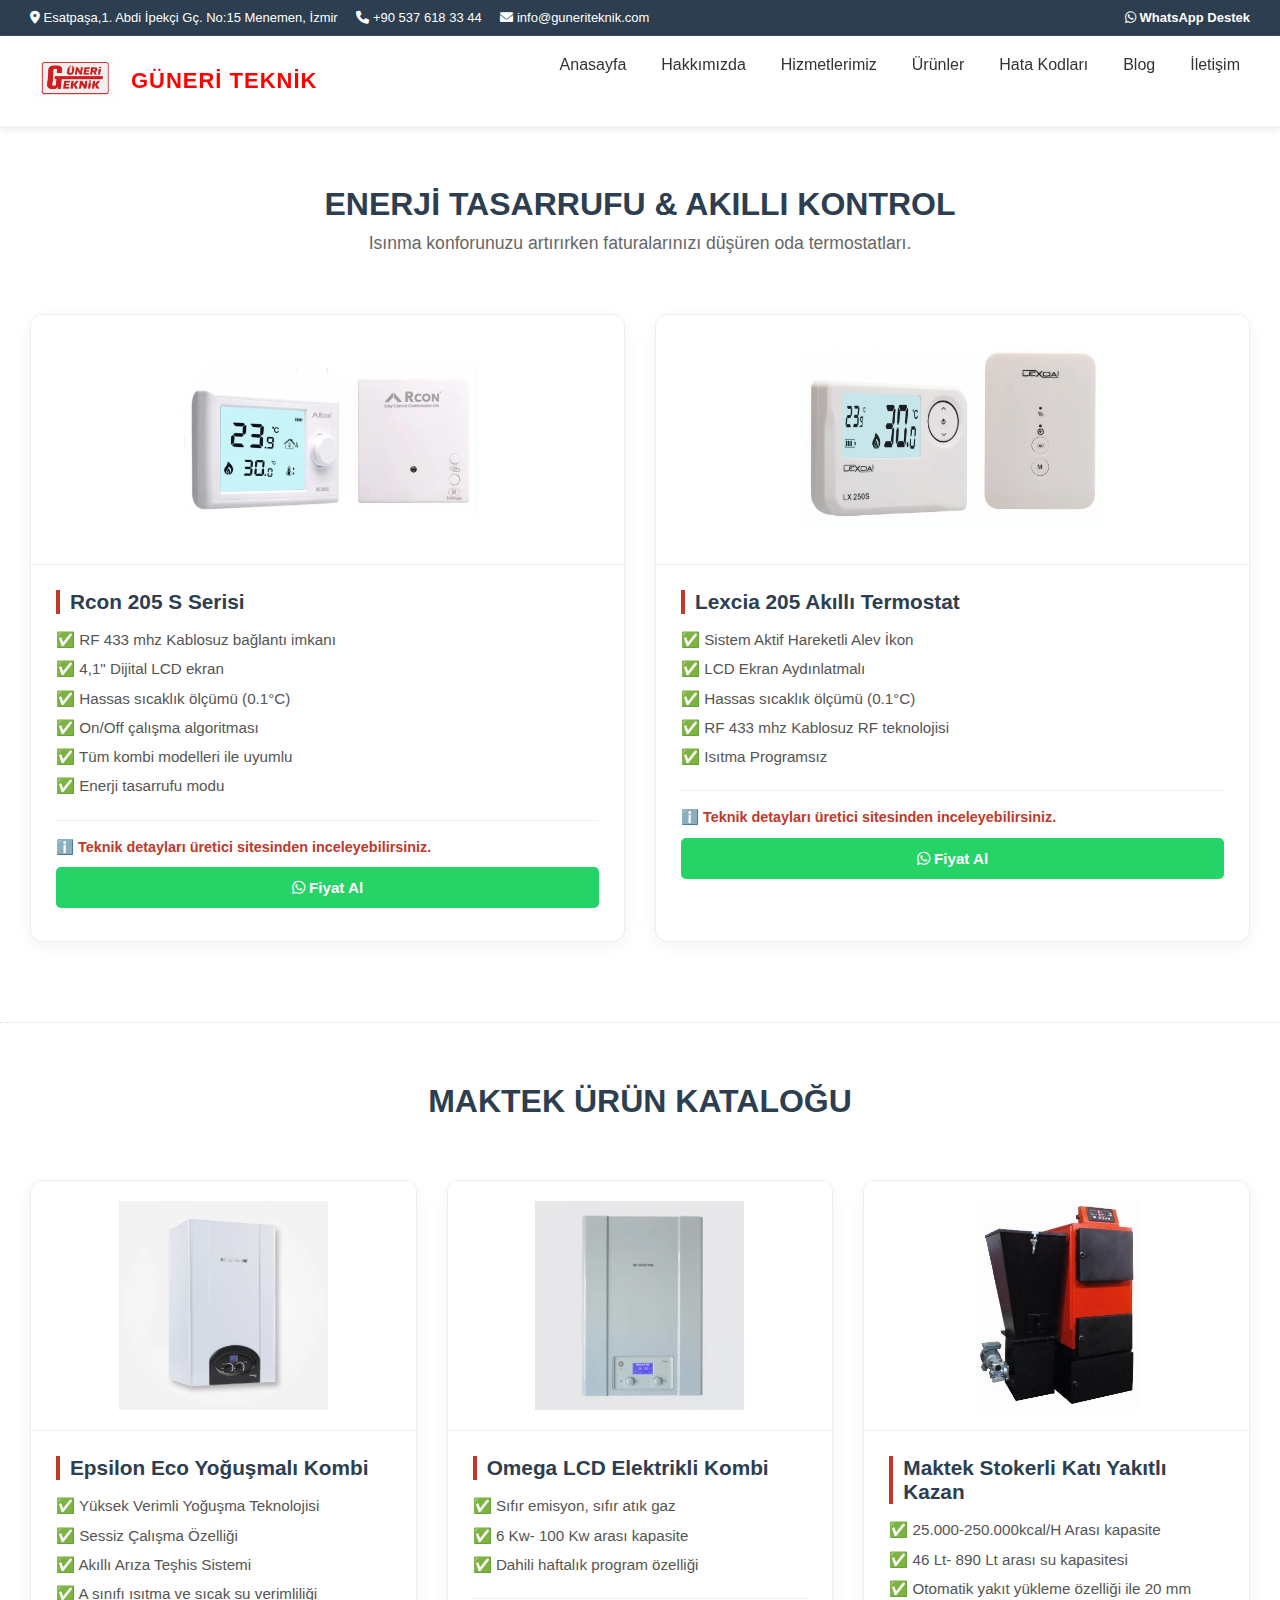
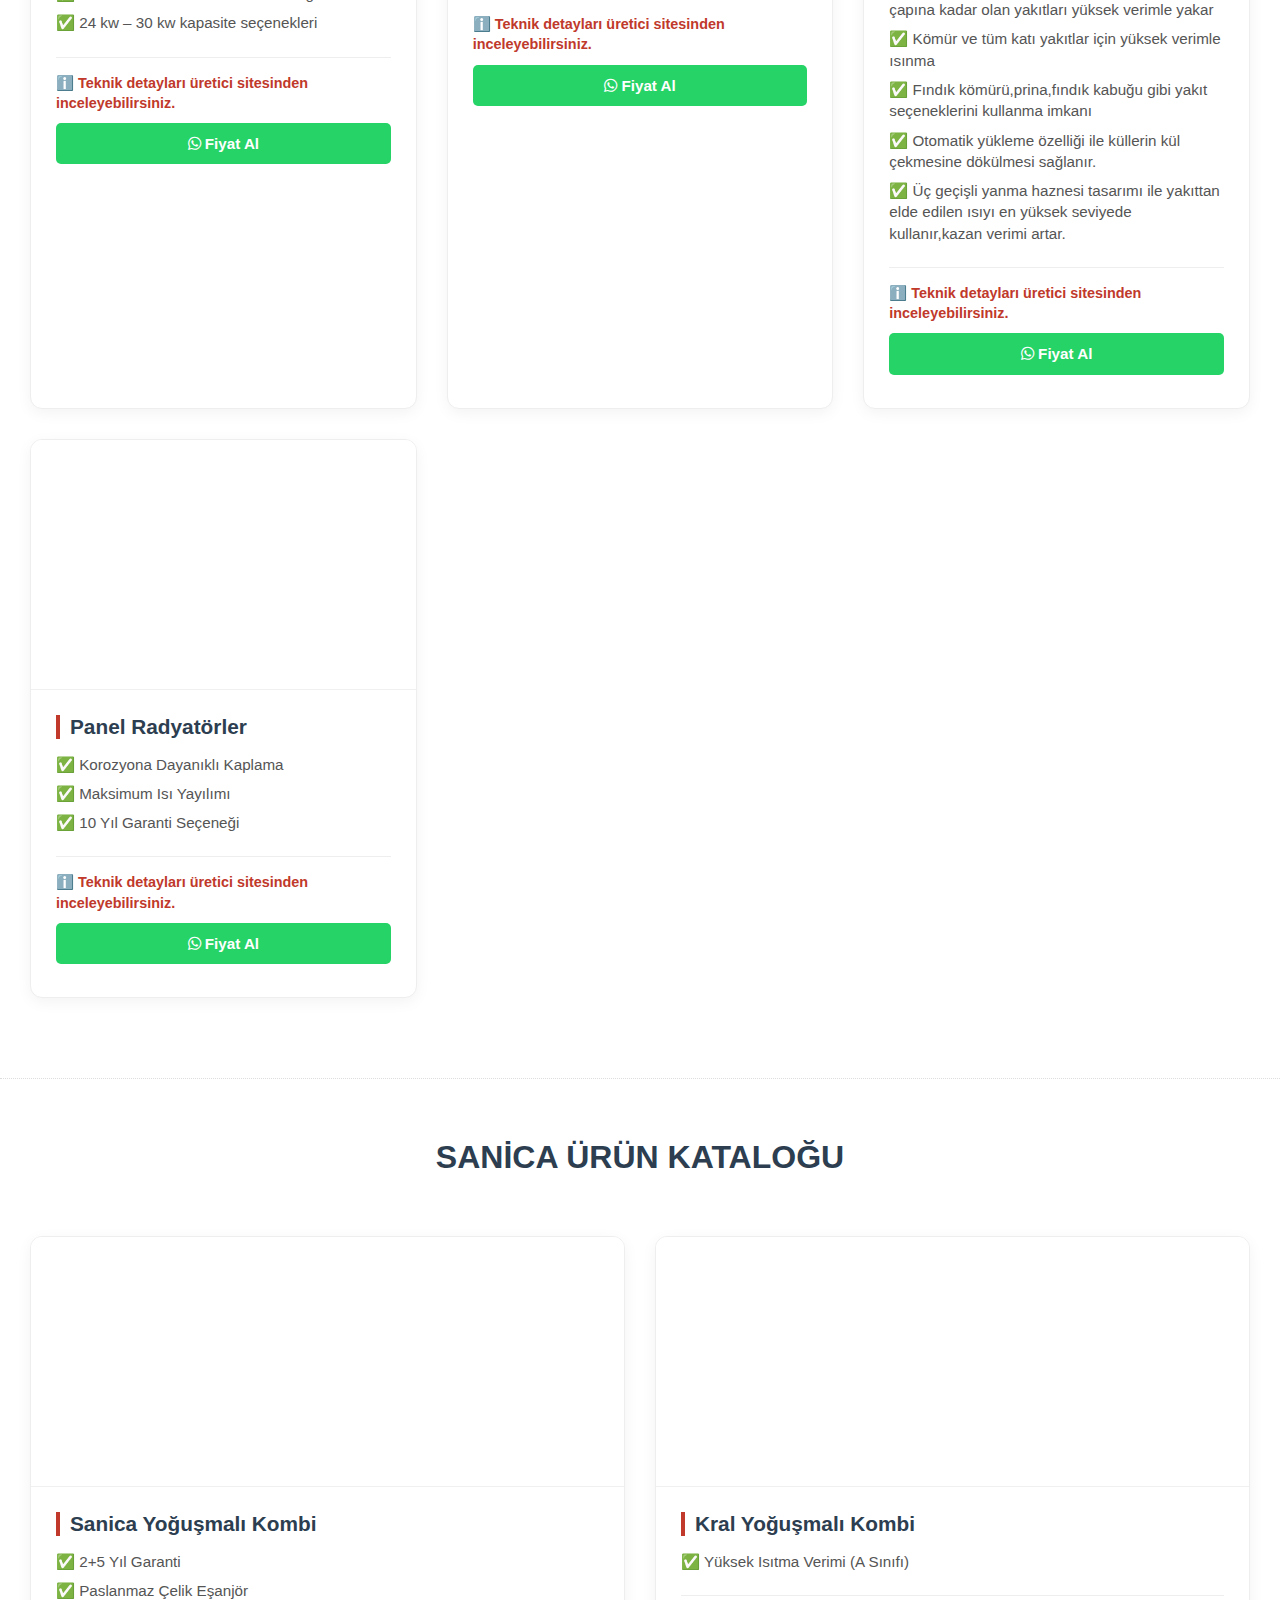
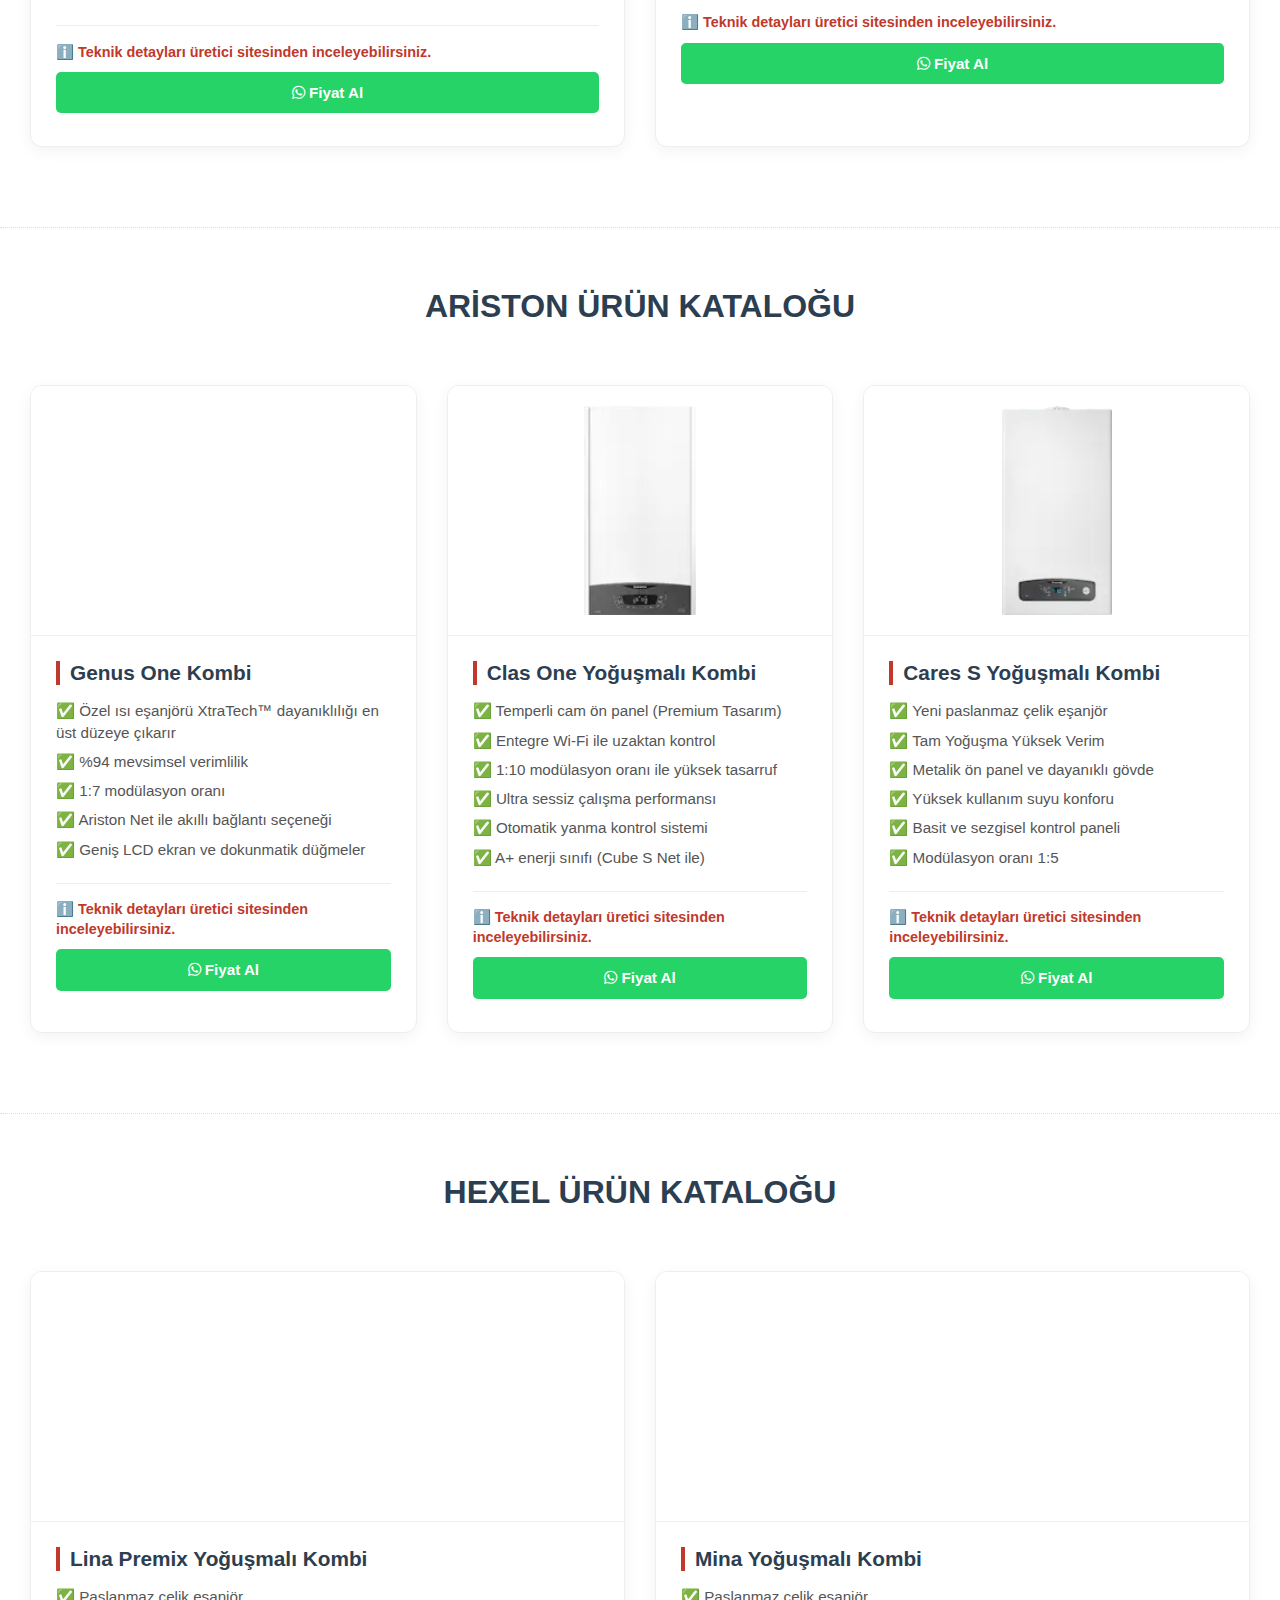
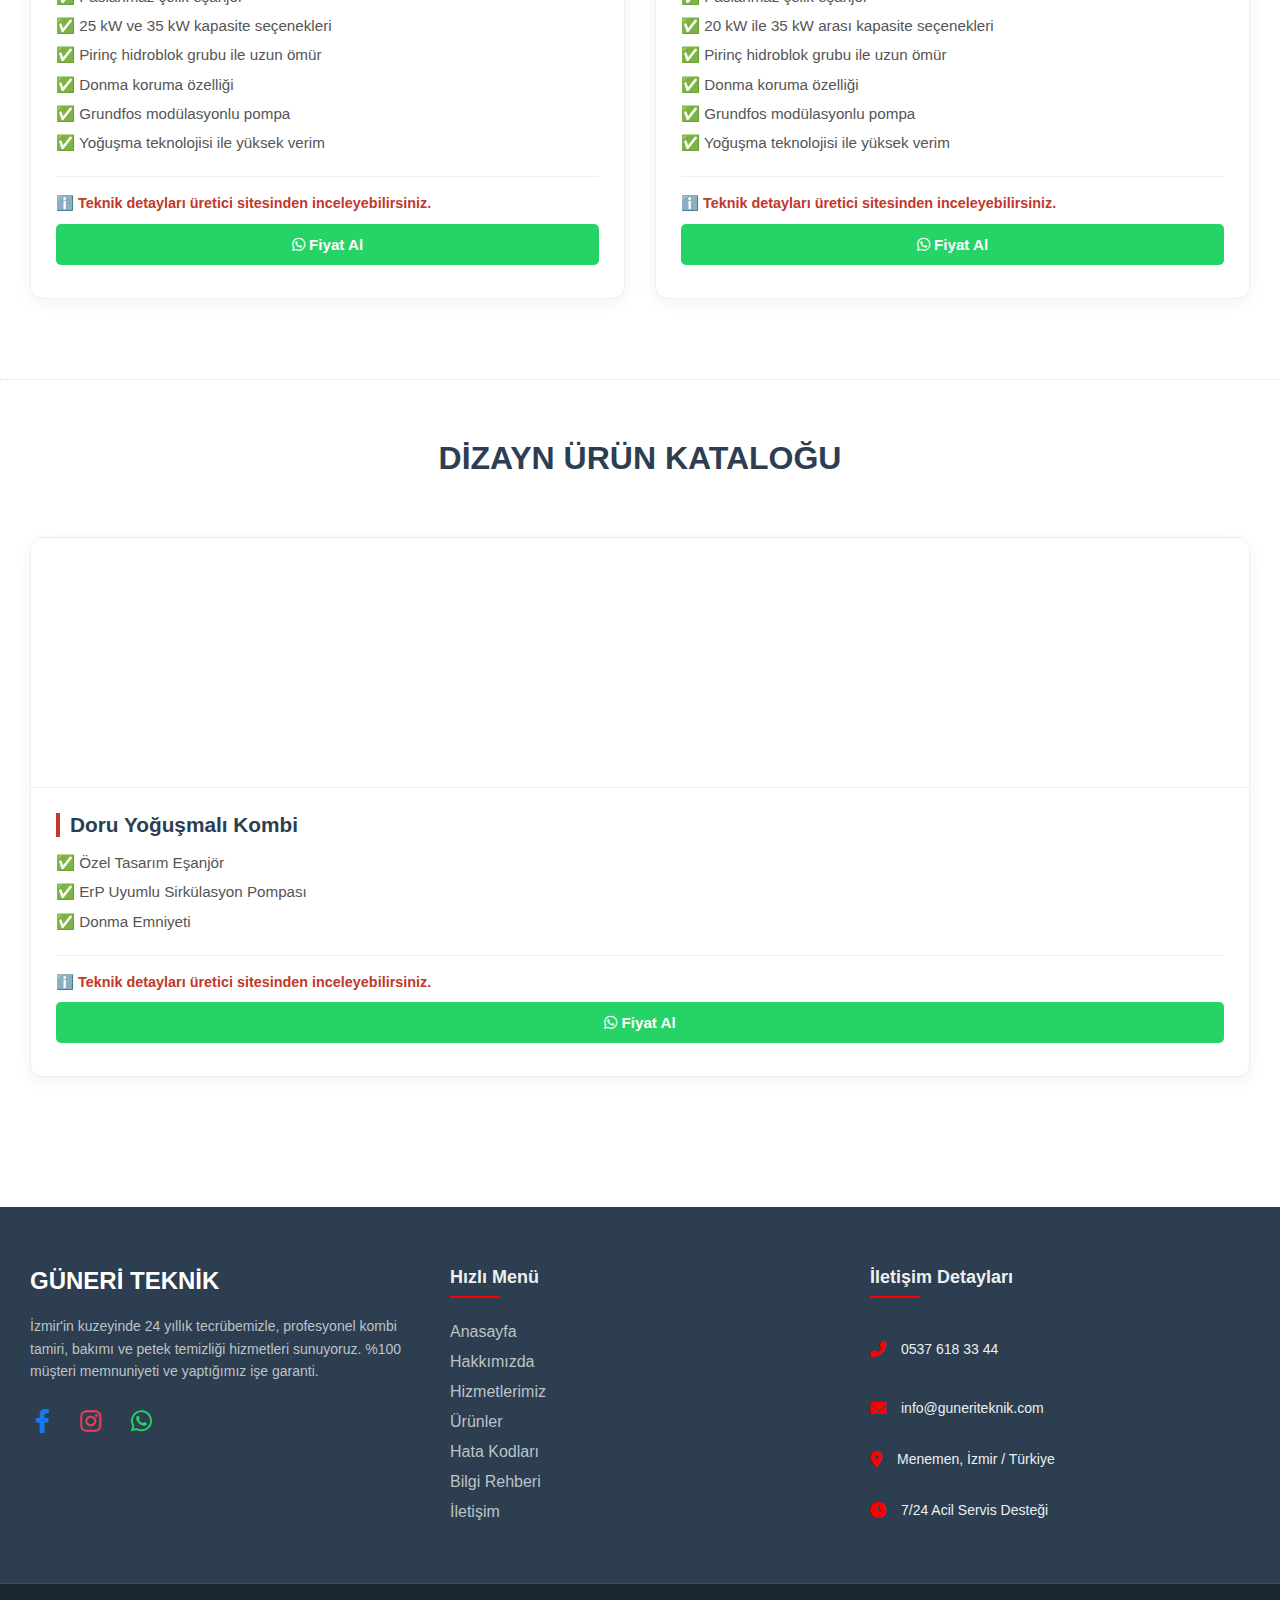
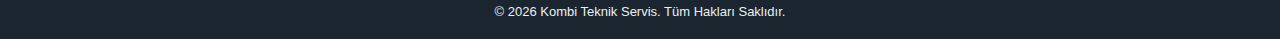
<file: urunler/index.html>
<!DOCTYPE html>
<html lang="tr">
<head>
    <meta charset="UTF-8">
    <meta name="viewport" content="width=device-width, initial-scale=1.0">
    <title>Güneri Teknik - Menemen Kombi ve Yedek Parça</title>
    <meta name="description" content="Hexel, Dizayn, Sanica, Maktek ve Ariston kombi modelleri, orijinal yedek parçalar ve iklimlendirme ürünlerimizi inceleyin. Uygun fiyat ve yetkili servis güvencesi.">
    <link rel="canonical" href="https://guneriteknik.com/urunler/">
    <link rel="icon" type="image/webp" href="https://guneriteknik.com/img/logo/guneri-teknik.webp" class="g-icon" alt="Google">
    <link rel="stylesheet" href="../wwwroot/css/style.css">
    <link rel="preconnect" href="https://cdnjs.cloudflare.com" crossorigin>
    <link rel="stylesheet" href="https://cdnjs.cloudflare.com/ajax/libs/font-awesome/6.0.0/css/all.min.css"
          media="print" onload="this.media='all'">
    <noscript>
        <link rel="stylesheet" href="https://cdnjs.cloudflare.com/ajax/libs/font-awesome/6.0.0/css/all.min.css">
    </noscript>
    <meta property="og:type" content="website">
    <meta property="og:url" content="https://guneriteknik.com/urunler/">
    <meta property="og:title" content="Ürün Kataloğu | Güneri Teknik">
    <meta property="og:description" content="Kombi, Katı Yakıtlı Kazan ve Orijinal Yedek Parça Ürünlerimiz.">
    <meta property="og:image" content="https://guneriteknik.com/img/logo/guneri-teknik.webp">
</head>
<body class="page-product">
    <div class="top-bar">
        <div class="container">
            <div class="contact-info">
                <span><i class="fas fa-map-marker-alt"></i> Esatpaşa,1. Abdi İpekçi Gç. No:15 Menemen, İzmir</span>
                <a href="tel:+905376183344"><i class="fas fa-phone"></i> +90 537 618 33 44 </a>
                <a href="mailto:info@guneriteknik.com"><i class="fas fa-envelope"></i> info@guneriteknik.com</a>
            </div>
            <div class="social-info">
                <a href="https://wa.me/905376183344" target="_blank" class="whatsapp-link"><i class="fab fa-whatsapp"></i> WhatsApp Destek</a>
            </div>
        </div>
    </div>
    <header class="main-header">
        <nav class="container nav-wrapper">
            <div class="logo">
                <a href="/">
                    <img src="../img/logo/guneri-teknik.webp" width="200" height="80" alt="Güneri Teknik Logo">
                    <strong>GÜNERİ TEKNİK</strong>
                </a>
            </div>
            <ul class="nav-menu">
                <li><a href="/">Anasayfa</a></li>
                <li><a href="/hakkimizda/">Hakkımızda</a></li>
                <li><a href="/hizmetler/">Hizmetlerimiz</a></li>
                <li><a href="/urunler/" class="active">Ürünler</a></li>
                <li><a href="/hata-kodlari/">Hata Kodları</a></li>
                <li><a href="/blog/">Blog</a></li>
                <li><a href="/iletisim/">İletişim</a></li>
            </ul>
            <div class="mobile-toggle"><i class="fas fa-bars"></i></div>
        </nav>
    </header>
    <main class="page-product">
        <section id="oda-termostati" class="product-group">
            <div class="container">
                <h2 class="section-title">Enerji Tasarrufu & Akıllı Kontrol</h2>
                <p class="section-subtitle">Isınma konforunuzu artırırken faturalarınızı düşüren oda termostatları.</p>

                <div class="product-grid">
                    <div class="product-card">
                        <div class="product-image">
                            <img src="../img/marka/rcon205.webp" alt="Rcon Oda Termostatı" width="300" height="250" loading="lazy" decoding="async">
                        </div>
                        <div class="product-info">
                            <h3>Rcon 205 S Serisi</h3>
                            <ul class="product-specs">
                                <li>✅ RF 433 mhz Kablosuz bağlantı imkanı</li>
                                <li>✅ 4,1" Dijital LCD ekran</li>
                                <li>✅ Hassas sıcaklık ölçümü (0.1°C)</li>
                                <li>✅ On/Off çalışma algoritması</li>
                                <li>✅ Tüm kombi modelleri ile uyumlu</li>
                                <li>✅ Enerji tasarrufu modu</li>
                                <li class="tech-link-item">
                                    <hr>
                                    <a href="https://tinyurl.com/Rcon205S" target="_blank" rel="noopener" class="tech-btn">
                                        ℹ️ Teknik detayları üretici sitesinden inceleyebilirsiniz.
                                    </a>
                                    <a href="#" class="price-btn" data-product="Rcon 205 S Serisi">
                                        <i class="fab fa-whatsapp"></i> Fiyat Al
                                    </a>
                                </li>
                            </ul>
                        </div>
                    </div>
                    <div class="product-card">
                        <div class="product-image">
                            <img src="../img/marka/Lexcia205.webp" alt="Lexcia Oda Termostatı" width="300" height="250" loading="lazy" decoding="async">
                        </div>
                        <div class="product-info">
                            <h3>Lexcia 205 Akıllı Termostat</h3>
                            <ul class="product-specs">
                                <li>✅ Sistem Aktif Hareketli Alev İkon</li>
                                <li>✅ LCD Ekran Aydınlatmalı</li>
                                <li>✅ Hassas sıcaklık ölçümü (0.1°C)</li>
                                <li>✅ RF 433 mhz Kablosuz RF teknolojisi</li>
                                <li>✅ Isıtma Programsız</li>
                                <li class="tech-link-item">
                                    <hr>
                                    <a href="https://tinyurl.com/Lexcia205" target="_blank" rel="noopener" class="tech-btn">
                                        ℹ️ Teknik detayları üretici sitesinden inceleyebilirsiniz.
                                    </a>
                                    <a href="#" class="price-btn" data-product="Lexcia 205 Akıllı Termostat">
                                        <i class="fab fa-whatsapp"></i> Fiyat Al</a>
                                </li>
                            </ul>
                        </div>
                    </div>
                </div>
            </div>
        </section>
        <section id="maktek" class="product-group">
            <div class="container">
                <h2 class="section-title">Maktek Ürün Kataloğu</h2>
                <div class="product-grid">
                    <div class="product-card">
                        <div class="product-image">
                            <img src="../img/marka/Epsilon_Eco.webp" alt="Epsilon Eco Yoğuşmalı Kombi" width="300" height="250" loading="lazy" decoding="async">
                        </div>
                        <div class="product-info">
                            <h3>Epsilon Eco Yoğuşmalı Kombi</h3>
                            <ul class="product-specs">
                                <li>✅ Yüksek Verimli Yoğuşma Teknolojisi</li>
                                <li>✅ Sessiz Çalışma Özelliği</li>
                                <li>✅ Akıllı Arıza Teşhis Sistemi</li>
                                <li>✅ A sınıfı ısıtma ve sıcak su verimliliği</li>
                                <li>✅ 24 kw – 30 kw kapasite seçenekleri</li>
                                <li class="tech-link-item">
                                    <hr> <a href="https://tinyurl.com/EpsilonEco" target="_blank" rel="noopener" class="tech-btn">
                                        ℹ️ Teknik detayları üretici sitesinden inceleyebilirsiniz.
                                    </a>
                                    <a href="#" class="price-btn" data-product="Epsilon Eco Yoğuşmalı Kombi">
                                        <i class="fab fa-whatsapp"></i> Fiyat Al</a>
                                </li>
                            </ul>
                        </div>
                    </div>
                    <div class="product-card">
                        <div class="product-image">
                            <img src="../img/marka/omegalcd1.webp" alt="Omega LCD Elektrikli Kombi" width="300" height="250" loading="lazy" decoding="async">
                        </div>
                        <div class="product-info">
                            <h3>Omega LCD Elektrikli Kombi</h3>
                            <ul class="product-specs">
                                <li>✅ Sıfır emisyon, sıfır atık gaz</li>
                                <li>✅ 6 Kw- 100 Kw arası kapasite</li>
                                <li>✅ Dahili haftalık program özelliği</li>
                                <li class="tech-link-item">
                                    <hr> <a href="https://tinyurl.com/OmegaLCD" target="_blank" rel="noopener" class="tech-btn">
                                        ℹ️ Teknik detayları üretici sitesinden inceleyebilirsiniz.
                                    </a>
                                         <a href="#" class="price-btn" data-product="Omega LCD Elektrikli Kombi">
                                             <i class="fab fa-whatsapp"></i> Fiyat Al</a>
                                </li>
                            </ul>
                        </div>
                    </div>
                    <div class="product-card">
                        <div class="product-image">
                            <img src="../img/marka/Maktek-60kcal-stokerli.webp" alt="Maktek Stokerli Kazan" width="300" height="250" loading="lazy" decoding="async">
                        </div>
                        <div class="product-info">
                            <h3>Maktek Stokerli Katı Yakıtlı Kazan</h3>
                            <ul class="product-specs">
                                <li>✅ 25.000-250.000kcal/H Arası kapasite</li>
                                <li>✅ 46 Lt- 890 Lt arası su kapasitesi</li>
                                <li>✅  Otomatik yakıt yükleme özelliği ile 20 mm çapına kadar olan yakıtları yüksek verimle yakar</li>
                                <li>✅ Kömür ve tüm katı yakıtlar için yüksek verimle ısınma</li>
                                <li>✅ Fındık kömürü,prina,fındık kabuğu gibi yakıt seçeneklerini kullanma imkanı</li>
                                <li>✅ Otomatik yükleme özelliği ile küllerin kül çekmesine dökülmesi sağlanır.</li>
                                <li>✅ Üç geçişli yanma haznesi tasarımı ile yakıttan elde edilen ısıyı en yüksek seviyede kullanır,kazan verimi artar.</li>
                                <li class="tech-link-item">
                                    <hr> <a href="https://maktek.com.tr/wp-content/uploads/klavuzlar/otomatik-komurlu-kat-kaloriferi.pdf" target="_blank" rel="noopener" class="tech-btn">
                                        ℹ️ Teknik detayları üretici sitesinden inceleyebilirsiniz.
                                    </a>
                                         <a href="#" class="price-btn" data-product="Maktek Stokerli Katı Yakıtlı Kazan">
                                             <i class="fab fa-whatsapp"></i> Fiyat Al</a>
                                </li>
                            </ul>
                        </div>
                    </div>
                    <div class="product-card">
                        <div class="product-image">
                            <img src="../img/marka/panel-radyator-genel.webp" alt="Maktek Panel Radyatör" width="300" height="250" loading="lazy" decoding="async">
                        </div>
                        <div class="product-info">
                            <h3>Panel Radyatörler</h3>
                            <ul class="product-specs">
                                <li>✅ Korozyona Dayanıklı Kaplama</li>
                                <li>✅ Maksimum Isı Yayılımı</li>
                                <li>✅ 10 Yıl Garanti Seçeneği</li>
                                <li class="tech-link-item">
                                    <hr> <a href="https://tinyurl.com/Radyator" target="_blank" rel="noopener" class="tech-btn">
                                        ℹ️ Teknik detayları üretici sitesinden inceleyebilirsiniz.
                                    </a>
                                         <a href="#" class="price-btn" data-product="Panel Radyatörler">
                                             <i class="fab fa-whatsapp"></i> Fiyat Al</a>
                                </li>
                            </ul>
                        </div>
                    </div>
                </div>
            </div>
        </section>
        <section id="sanica" class="product-group">
            <div class="container">
                <h2 class="section-title">Sanica Ürün Kataloğu</h2>
                <div class="product-grid">
                    <div class="product-card">
                        <div class="product-image">
                            <img src="../img/marka/sanica-kombi.webp" alt="Sanica Yoğuşmalı Kombi" width="300" height="250" loading="lazy" decoding="async">
                        </div>
                        <div class="product-info">
                            <h3>Sanica Yoğuşmalı Kombi</h3>
                            <ul class="product-specs">
                                <li>✅ 2+5 Yıl Garanti</li>
                                <li>✅ Paslanmaz Çelik Eşanjör</li>
                                <li class="tech-link-item">
                                    <hr> <a href="https://tinyurl.com/sanica-kombi" target="_blank" rel="noopener" class="tech-btn">
                                        ℹ️ Teknik detayları üretici sitesinden inceleyebilirsiniz.
                                    </a>
                                         <a href="#" class="price-btn" data-product="Sanica Yoğuşmalı Kombi">
                                             <i class="fab fa-whatsapp"></i> Fiyat Al</a>
                                </li>
                            </ul>
                        </div>
                    </div>
                    <div class="product-card">
                        <div class="product-image">
                            <img src="../img/marka/kral-kombi.webp" alt="Kral Yoğuşmalı Kombi" width="300" height="250" loading="lazy" decoding="async">
                        </div>
                        <div class="product-info">
                            <h3>Kral Yoğuşmalı Kombi</h3>
                            <ul class="product-specs">
                                <li>✅ Yüksek Isıtma Verimi (A Sınıfı)</li>
                                <li class="tech-link-item">
                                    <hr> <a href="https://tinyurl.com/kral-kombi" target="_blank" rel="noopener" class="tech-btn">
                                        ℹ️ Teknik detayları üretici sitesinden inceleyebilirsiniz.
                                    </a>
                                         <a href="#" class="price-btn" data-product="Kral Yoğuşmalı Kombi">
                                             <i class="fab fa-whatsapp"></i> Fiyat Al</a>
                                </li>
                            </ul>
                        </div>
                    </div>
                </div>
            </div>
        </section>
        <section id="ariston" class="product-group">
            <div class="container">
                <h2 class="section-title">Ariston Ürün Kataloğu</h2>
                <div class="product-grid">
                    <div class="product-card">
                        <div class="product-image">
                            <img src="../img/marka/genus-one.webp" alt="Ariston Genus One Kombi" width="300" height="250" loading="lazy" decoding="async">
                        </div>
                        <div class="product-info">
                            <h3>Genus One Kombi</h3>
                            <ul class="product-specs">
                                <li>✅ Özel ısı eşanjörü XtraTech™ dayanıklılığı en üst düzeye çıkarır</li>
                                <li>✅ %94 mevsimsel verimlilik</li>
                                <li>✅ 1:7 modülasyon oranı</li>
                                <li>✅ Ariston Net ile akıllı bağlantı seçeneği</li>
                                <li>✅ Geniş LCD ekran ve dokunmatik düğmeler</li>
                                <li class="tech-link-item">
                                    <hr> <a href="https://tinyurl.com/genus-one" target="_blank" rel="noopener" class="tech-btn">
                                        ℹ️ Teknik detayları üretici sitesinden inceleyebilirsiniz.
                                    </a>
                                         <a href="#" class="price-btn" data-product="Genus One Kombi">
                                             <i class="fab fa-whatsapp"></i> Fiyat Al</a>
                                </li>
                            </ul>
                        </div>
                    </div>
                    <div class="product-card">
                        <div class="product-image">
                            <img src="../img/marka/clas-one.webp" alt="Ariston Clas One Yoğuşmalı Kombi" width="300" height="250" loading="lazy" decoding="async">
                        </div>
                        <div class="product-info">
                            <h3>Clas One Yoğuşmalı Kombi</h3>
                            <ul class="product-specs">
                                <li>✅ Temperli cam ön panel (Premium Tasarım)</li>
                                <li>✅ Entegre Wi-Fi ile uzaktan kontrol</li>
                                <li>✅ 1:10 modülasyon oranı ile yüksek tasarruf</li>
                                <li>✅ Ultra sessiz çalışma performansı</li>
                                <li>✅ Otomatik yanma kontrol sistemi</li>
                                <li>✅ A+ enerji sınıfı (Cube S Net ile)</li>
                                <li class="tech-link-item">
                                    <hr>
                                    <a href="https://tinyurl.com/clas-one-combi" target="_blank" rel="noopener" class="tech-btn">
                                        ℹ️ Teknik detayları üretici sitesinden inceleyebilirsiniz.
                                    </a>
                                    <a href="#" class="price-btn" data-product="Clas One Yoğuşmalı Kombi">
                                        <i class="fab fa-whatsapp"></i> Fiyat Al</a>
                                </li>
                            </ul>
                        </div>
                    </div>
                    <div class="product-card">
                        <div class="product-image">
                            <img src="../img/marka/cares_s.webp" alt="Ariston Cares S Yoğuşmalı" width="300" height="250" loading="lazy" decoding="async">
                        </div>
                        <div class="product-info">
                            <h3>Cares S Yoğuşmalı Kombi</h3>
                            <ul class="product-specs">
                                <li>✅ Yeni paslanmaz çelik eşanjör</li>
                                <li>✅ Tam Yoğuşma Yüksek Verim</li>
                                <li>✅ Metalik ön panel ve dayanıklı gövde</li>
                                <li>✅ Yüksek kullanım suyu konforu</li>
                                <li>✅ Basit ve sezgisel kontrol paneli</li>
                                <li>✅ Modülasyon oranı 1:5</li>
                                <li class="tech-link-item">
                                    <hr>
                                    <a href="https://tinyurl.com/cares-s-kombi" target="_blank" rel="noopener" class="tech-btn">
                                        ℹ️ Teknik detayları üretici sitesinden inceleyebilirsiniz.
                                    </a>
                                    <a href="#" class="price-btn" data-product="Cares S Yoğuşmalı Kombi">
                                        <i class="fab fa-whatsapp"></i> Fiyat Al</a>
                                </li>
                            </ul>
                        </div>
                    </div>
                </div>
            </div>
        </section>
        <section id="hexel" class="product-group">
            <div class="container">
                <h2 class="section-title">Hexel Ürün Kataloğu</h2>
                <div class="product-grid">
                    <div class="product-card">
                        <div class="product-image">
                            <img src="../img/marka/hexel-lina.webp" alt="Hexel Lina Premix Kombi" width="300" height="250" loading="lazy" decoding="async">
                        </div>
                        <div class="product-info">
                            <h3>Lina Premix Yoğuşmalı Kombi</h3>
                            <ul class="product-specs">
                                <li>✅ Paslanmaz çelik eşanjör</li>
                                <li>✅ 25 kW ve 35 kW kapasite seçenekleri</li>
                                <li>✅ Pirinç hidroblok grubu ile uzun ömür</li>
                                <li>✅ Donma koruma özelliği</li>
                                <li>✅ Grundfos modülasyonlu pompa</li>
                                <li>✅ Yoğuşma teknolojisi ile yüksek verim</li>
                                <li class="tech-link-item">
                                    <hr>
                                    <a href="https://tinyurl.com/lina-kombi" target="_blank" rel="noopener" class="tech-btn">
                                        ℹ️ Teknik detayları üretici sitesinden inceleyebilirsiniz.
                                    </a>
                                    <a href="#" class="price-btn" data-product="Lina Premix Yoğuşmalı Kombi">
                                        <i class="fab fa-whatsapp"></i> Fiyat Al</a>
                                </li>
                            </ul>
                        </div>
                    </div>
                    <div class="product-card">
                        <div class="product-image">
                            <img src="../img/marka/hexel-mina.webp" alt="Hexel Mina Yoğuşmalı Kombi" width="300" height="250" loading="lazy" decoding="async">
                        </div>
                        <div class="product-info">
                            <h3>Mina Yoğuşmalı Kombi</h3>
                            <ul class="product-specs">
                                <li>✅ Paslanmaz çelik eşanjör</li>
                                <li>✅ 20 kW ile 35 kW arası kapasite seçenekleri</li>
                                <li>✅ Pirinç hidroblok grubu ile uzun ömür</li>
                                <li>✅ Donma koruma özelliği</li>
                                <li>✅ Grundfos modülasyonlu pompa</li>
                                <li>✅ Yoğuşma teknolojisi ile yüksek verim</li>
                                <li class="tech-link-item">
                                    <hr>
                                    <a href="https://tinyurl.com/mina-kombi" target="_blank" rel="noopener" class="tech-btn">
                                        ℹ️ Teknik detayları üretici sitesinden inceleyebilirsiniz.
                                    </a>
                                    <a href="#" class="price-btn" data-product="Mina Yoğuşmalı Kombi">
                                        <i class="fab fa-whatsapp"></i> Fiyat Al</a>
                                </li>
                            </ul>
                        </div>
                    </div>
                </div>
            </div>
        </section>
        <section id="dizayn" class="product-group">
            <div class="container">
                <h2 class="section-title">Dizayn Ürün Kataloğu</h2>
                <div class="product-grid">
                    <div class="product-card">
                        <div class="product-image">
                            <img src="../img/marka/dizayn_doru.webp" alt="Dizayn Doru Yoğuşmalı Kombi" width="300" height="250" loading="lazy" decoding="async">
                        </div>
                        <div class="product-info">
                            <h3>Doru Yoğuşmalı Kombi</h3>
                            <ul class="product-specs">
                                <li>✅ Özel Tasarım Eşanjör</li>
                                <li>✅ ErP Uyumlu Sirkülasyon Pompası</li>
                                <li>✅ Donma Emniyeti</li>
                                <li class="tech-link-item">
                                    <hr>
                                    <a href="https://tinyurl.com/dizayn-doru" target="_blank" rel="noopener" class="tech-btn">
                                        ℹ️ Teknik detayları üretici sitesinden inceleyebilirsiniz.
                                    </a>
                                    <a href="#" class="price-btn" data-product="Doru Yoğuşmalı Kombi">
                                        <i class="fab fa-whatsapp"></i> Fiyat Al</a>
                                </li>
                            </ul>
                        </div>
                    </div>
                </div>
            </div>
        </section>
    </main>
    <footer class="main-footer">
        <div class="container footer-grid">
            <div class="footer-col">
                <div class="footer-logo">
                    <strong>GÜNERİ TEKNİK</strong>
                </div>
                <p>İzmir'in kuzeyinde 24 yıllık tecrübemizle, profesyonel kombi tamiri, bakımı ve petek temizliği hizmetleri sunuyoruz. %100 müşteri memnuniyeti ve yaptığımız işe garanti.</p>
                <div class="footer-social">
                    <a href="#"><i class="fab fa-facebook-f"></i></a>
                    <a href="#"><i class="fab fa-instagram"></i></a>
                    <a href="https://wa.me/905376183344"><i class="fab fa-whatsapp"></i></a>
                </div>
            </div>
            <div class="footer-col">
                <h4>Hızlı Menü</h4>
                <ul>
                    <li><a href="/">Anasayfa</a></li>
                <li><a href="/hakkimizda/">Hakkımızda</a></li>
                <li><a href="/hizmetler/">Hizmetlerimiz</a></li>
                <li><a href="/urunler/" class="active">Ürünler</a></li>
                <li><a href="/hata-kodlari/">Hata Kodları</a></li>
                <li><a href="/blog/">Bilgi Rehberi</a></li>
                <li><a href="/iletisim/">İletişim</a></li>
                </ul>
            </div>
            <div class="footer-col">
                <h4>İletişim Detayları</h4>
                <div class="contact-item">
                    <i class="fas fa-phone-alt"></i>
                    <span><a href="tel:+905376183344">0537 618 33 44</a></span>
                </div>
                <div class="contact-item">
                    <i class="fas fa-envelope"></i>
                    <span>info@guneriteknik.com</span>
                </div>
                <div class="contact-item">
                    <i class="fas fa-map-marker-alt"></i>
                    <span>Menemen, İzmir / Türkiye</span>
                </div>
                <div class="contact-item">
                    <i class="fas fa-clock"></i>
                    <span>7/24 Acil Servis Desteği</span>
                </div>
            </div>
        </div>
        <div class="footer-bottom">
            <div class="container">
                <p>&copy; 2026 Kombi Teknik Servis. Tüm Hakları Saklıdır.</p>
            </div>
        </div>
    </footer>
    <script src="../wwwroot/js/site.js"></script>
</body>
</html>
</file>
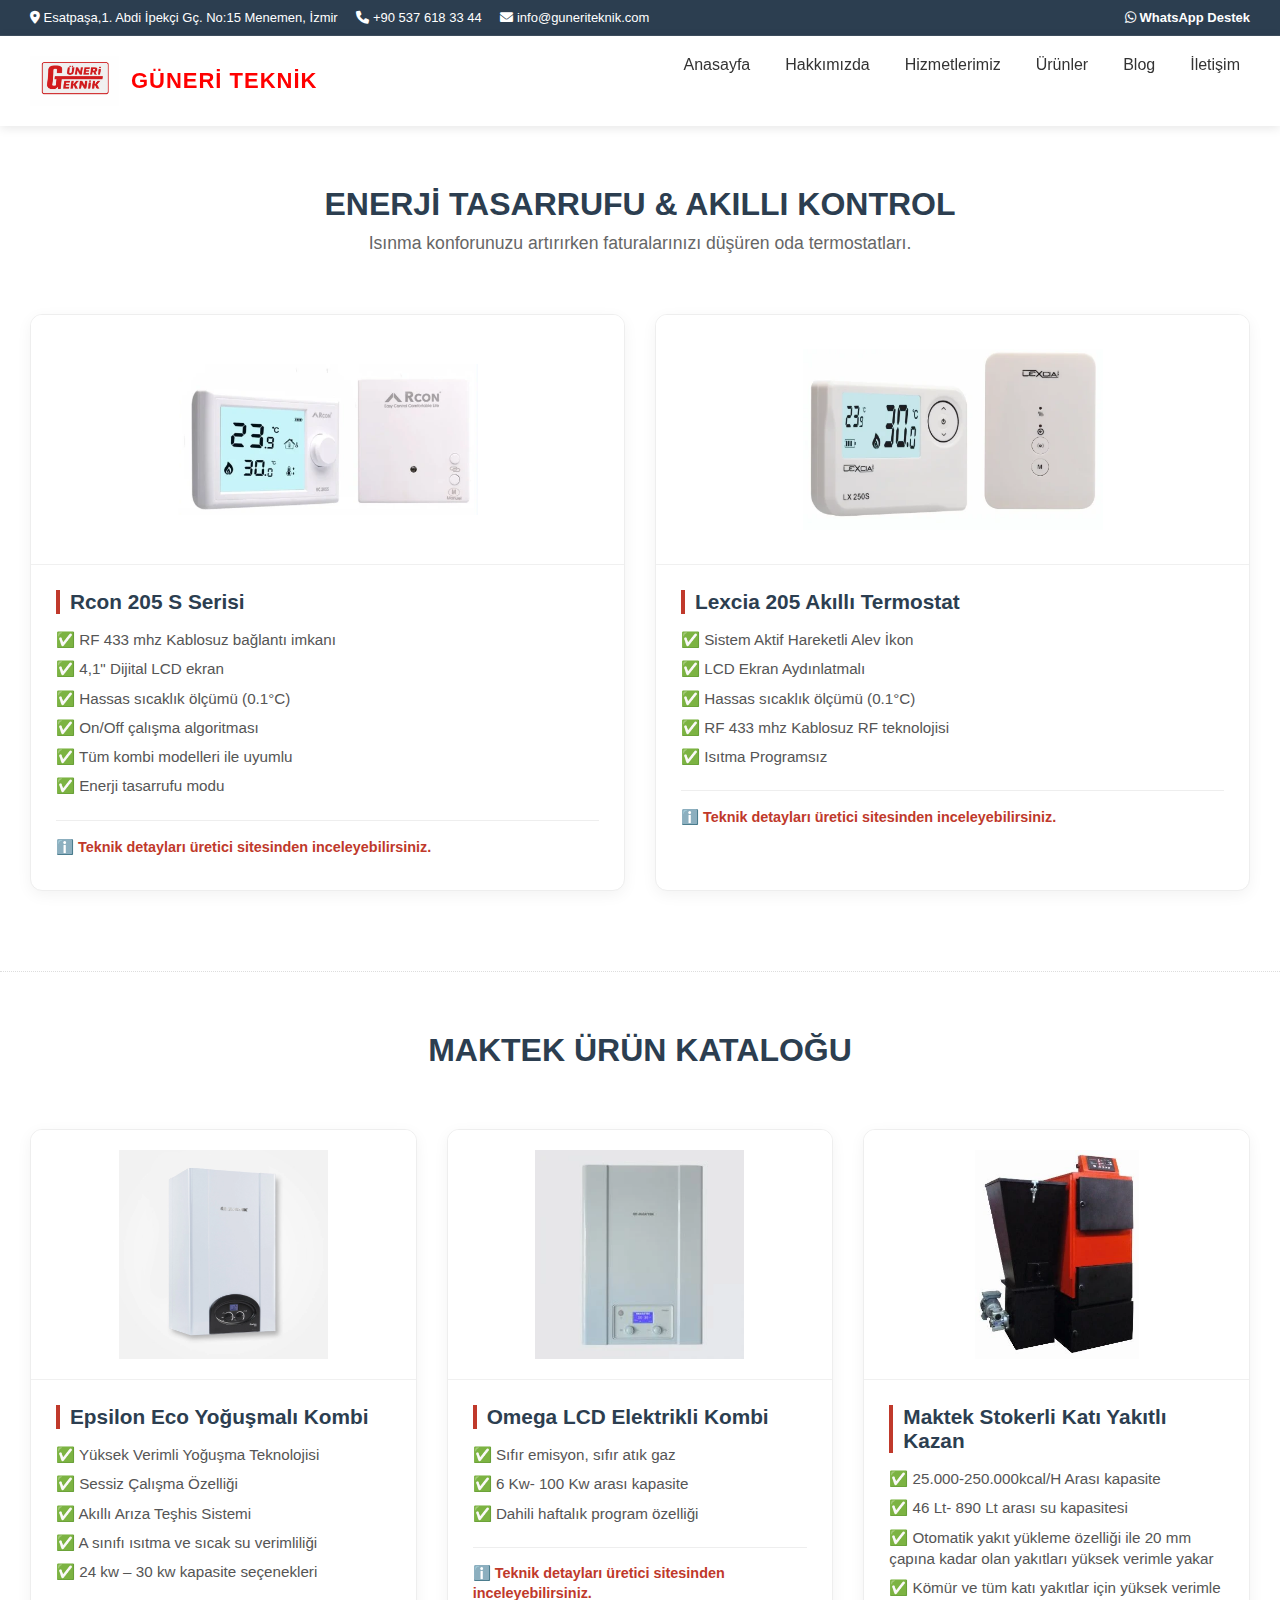
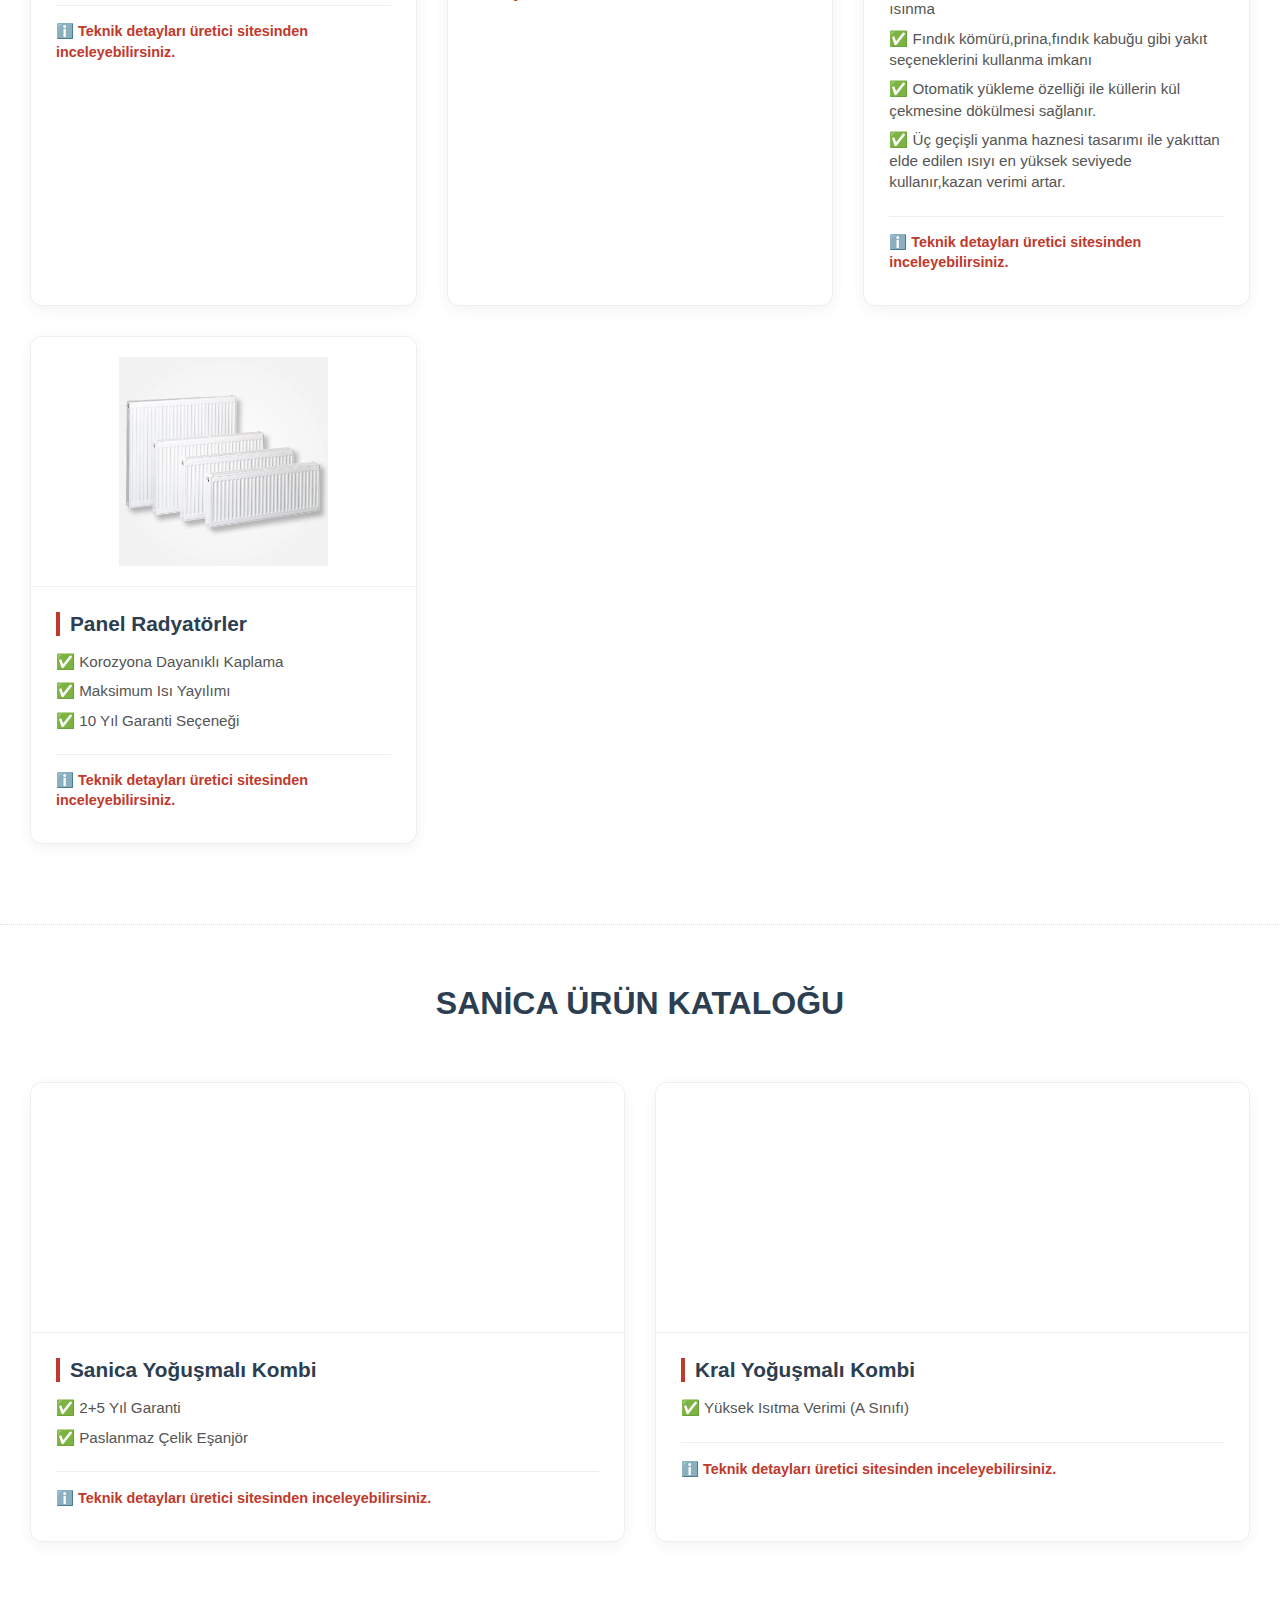
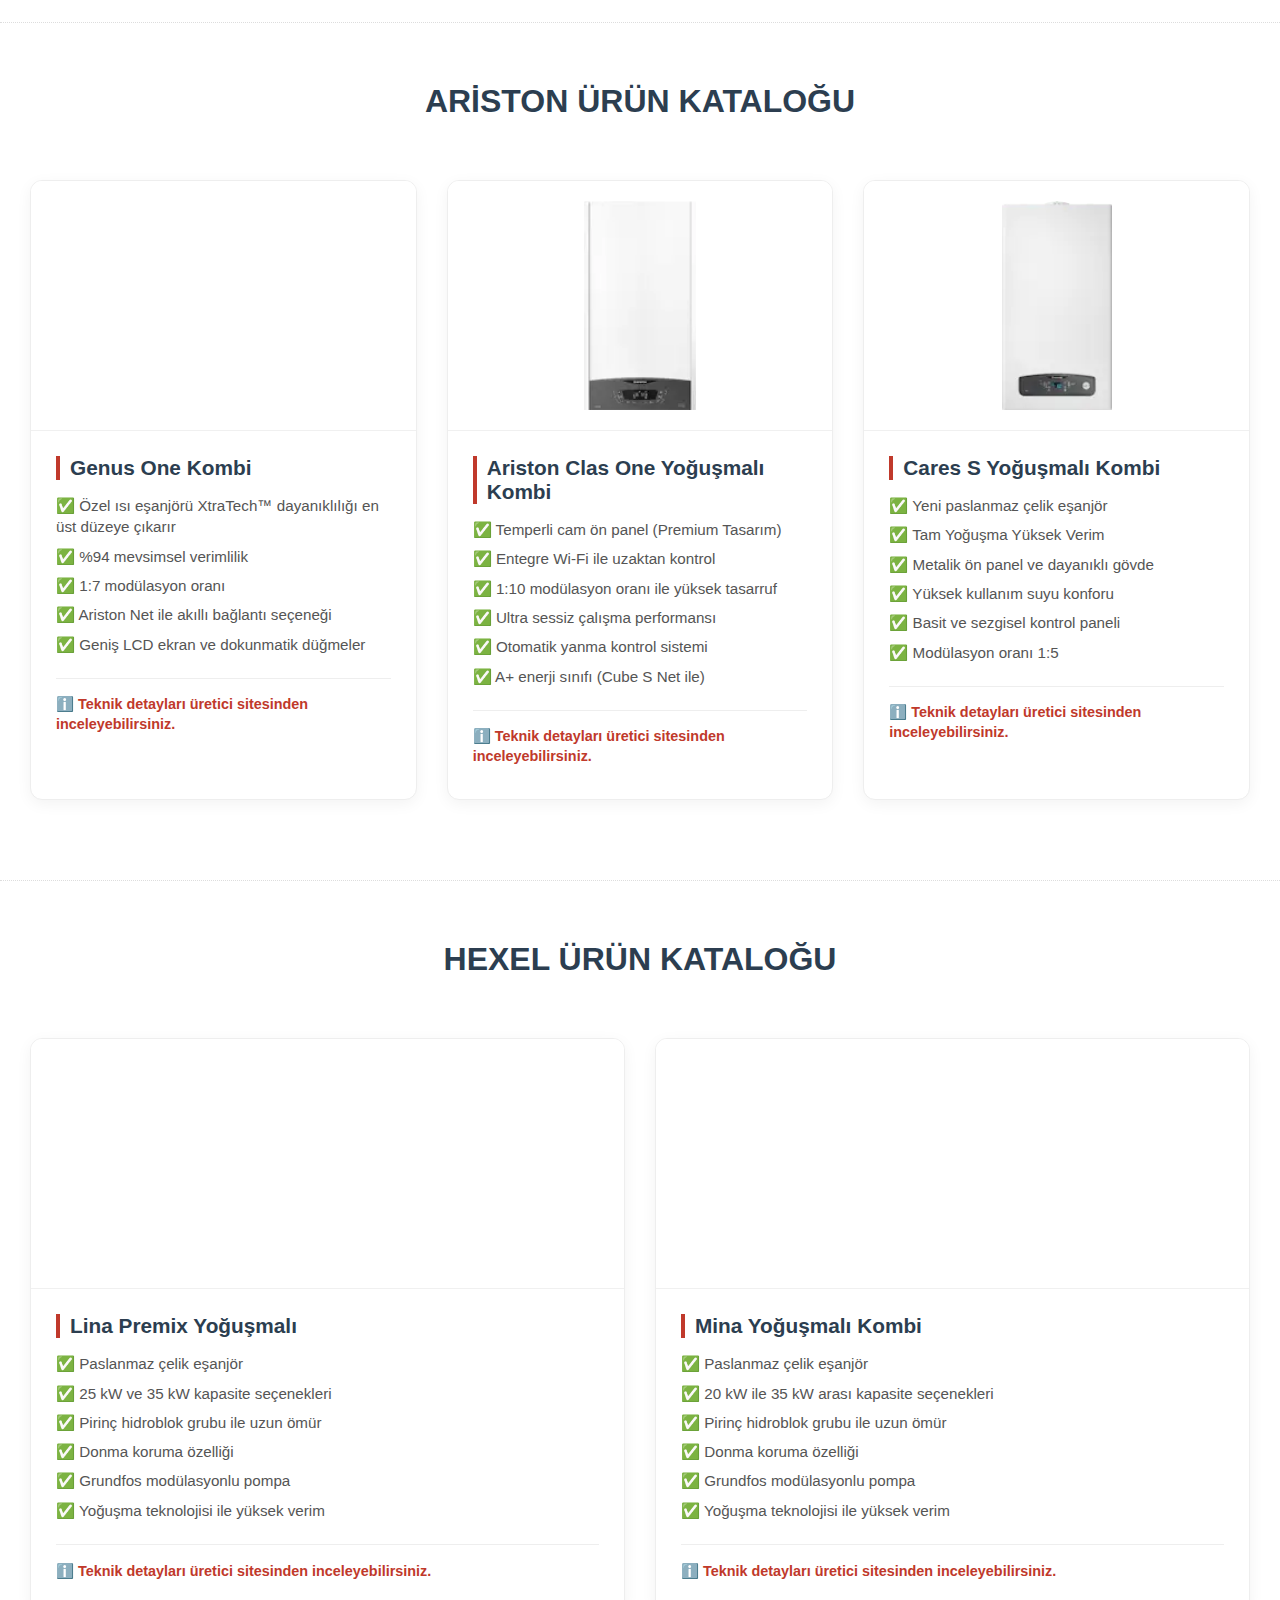
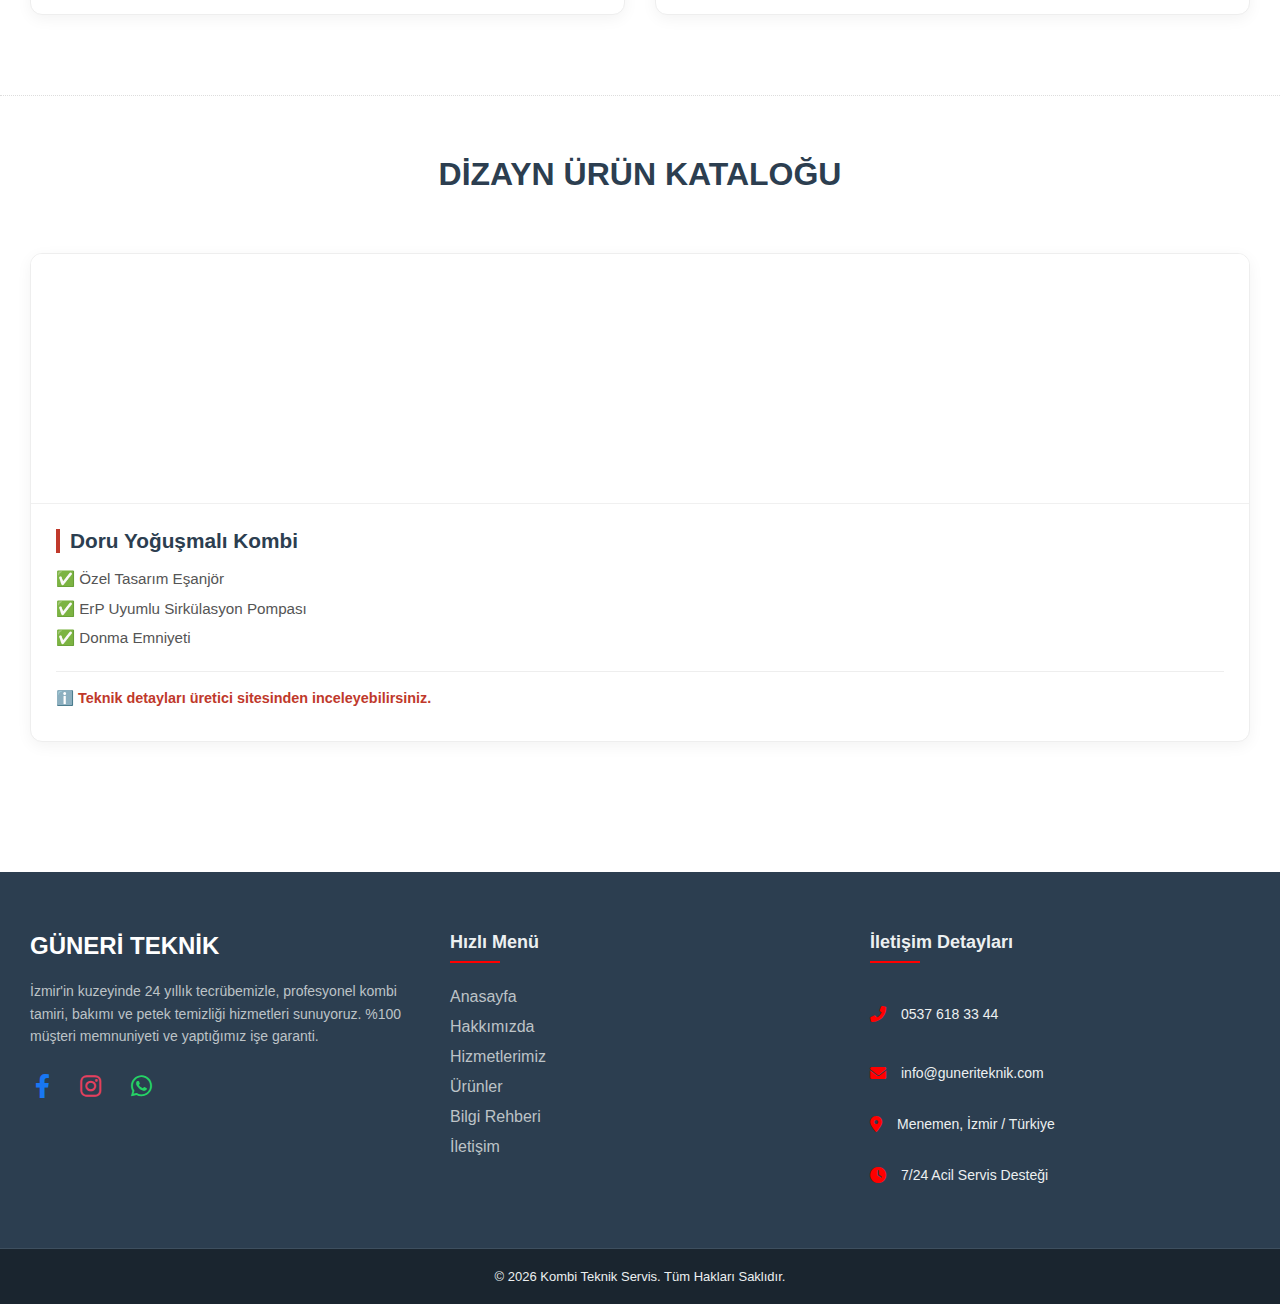
<file: urunlerimiz/index.html>
<!DOCTYPE html>
<html lang="tr">
<head>
    <meta charset="UTF-8">
    <meta name="viewport" content="width=device-width, initial-scale=1.0">
    <title>Güneri Teknik - Menemen Kombi ve Yedek Parça</title>
    <meta name="description" content="Hexel, Dizayn, Sanica, Maktek ve Ariston kombi modelleri, orijinal yedek parçalar ve iklimlendirme ürünlerimizi inceleyin. Uygun fiyat ve yetkili servis güvencesi.">
    <link rel="canonical" href="https://guneriteknik.com/urunler/">
    <link rel="icon" type="image/webp" href="https://guneriteknik.com/img/logo/guneri-teknik.webp" class="g-icon" alt="Google">
    <link rel="stylesheet" href="../wwwroot/css/style.css">
    <link rel="preconnect" href="https://cdnjs.cloudflare.com" crossorigin>
    <link rel="stylesheet" href="https://cdnjs.cloudflare.com/ajax/libs/font-awesome/6.0.0/css/all.min.css"
          media="print" onload="this.media='all'">
    <noscript>
        <link rel="stylesheet" href="https://cdnjs.cloudflare.com/ajax/libs/font-awesome/6.0.0/css/all.min.css">
    </noscript>
    <meta property="og:type" content="website">
    <meta property="og:url" content="https://guneriteknik.com/urunler/">
    <meta property="og:title" content="Ürün Kataloğu | Güneri Teknik">
    <meta property="og:description" content="Kombi, Katı Yakıtlı Kazan ve Orijinal Yedek Parça Ürünlerimiz.">
    <meta property="og:image" content="https://guneriteknik.com/img/logo/guneri-teknik.webp">
</head>
<body class="page-product">
    <div class="top-bar">
        <div class="container">
            <div class="contact-info">
                <span><i class="fas fa-map-marker-alt"></i> Esatpaşa,1. Abdi İpekçi Gç. No:15 Menemen, İzmir</span>
                <a href="tel:+905376183344"><i class="fas fa-phone"></i> +90 537 618 33 44 </a>
                <a href="mailto:info@guneriteknik.com"><i class="fas fa-envelope"></i> info@guneriteknik.com</a>
            </div>
            <div class="social-info">
                <a href="https://wa.me/905376183344" target="_blank" class="whatsapp-link"><i class="fab fa-whatsapp"></i> WhatsApp Destek</a>
            </div>
        </div>
    </div>
    <header class="main-header">
        <nav class="container nav-wrapper">
            <div class="logo">
                <a href="/">
                    <img src="../img/logo/guneri-teknik.webp" width="200" height="80" alt="Güneri Teknik Logo">
                    <strong>GÜNERİ TEKNİK</strong>
                </a>
            </div>
            <ul class="nav-menu">
                <li><a href="/">Anasayfa</a></li>
                <li><a href="/hakkimizda/">Hakkımızda</a></li>
                <li><a href="/hizmetler/">Hizmetlerimiz</a></li>
                <li><a href="/urunler/" class="active">Ürünler</a></li>
                <li><a href="/blog/">Blog</a></li>
                <li><a href="/iletisim/">İletişim</a></li>
            </ul>
            <div class="mobile-toggle"><i class="fas fa-bars"></i></div>
        </nav>
    </header>
    <main class="page-product">
        <section id="oda-termostati" class="product-group">
            <div class="container">
                <h2 class="section-title">Enerji Tasarrufu & Akıllı Kontrol</h2>
                <p class="section-subtitle">Isınma konforunuzu artırırken faturalarınızı düşüren oda termostatları.</p>

                <div class="product-grid">
                    <div class="product-card">
                        <div class="product-image">
                            <img src="../img/marka/rcon205.webp" alt="Rcon Oda Termostatı" width="300" height="250" loading="lazy" decoding="async">
                        </div>
                        <div class="product-info">
                            <h3>Rcon 205 S Serisi</h3>
                            <ul class="product-specs">
                                <li>✅ RF 433 mhz Kablosuz bağlantı imkanı</li>
                                <li>✅ 4,1" Dijital LCD ekran</li>
                                <li>✅ Hassas sıcaklık ölçümü (0.1°C)</li>
                                <li>✅ On/Off çalışma algoritması</li>
                                <li>✅ Tüm kombi modelleri ile uyumlu</li>
                                <li>✅ Enerji tasarrufu modu</li>
                                <li class="tech-link-item">
                                    <hr>
                                    <a href="https://tinyurl.com/Rcon205S" target="_blank" rel="noopener" class="tech-btn">
                                        ℹ️ Teknik detayları üretici sitesinden inceleyebilirsiniz. </a>
                                </li>
                            </ul>
                        </div>
                    </div>
                    <div class="product-card">
                        <div class="product-image">
                            <img src="../img/marka/Lexcia205.webp" alt="Lexcia Oda Termostatı" width="300" height="250" loading="lazy" decoding="async">
                        </div>
                        <div class="product-info">
                            <h3>Lexcia 205 Akıllı Termostat</h3>
                            <ul class="product-specs">
                                <li>✅ Sistem Aktif Hareketli Alev İkon</li>
                                <li>✅ LCD Ekran Aydınlatmalı</li>
                                <li>✅ Hassas sıcaklık ölçümü (0.1°C)</li>
                                <li>✅ RF 433 mhz Kablosuz RF teknolojisi</li>
                                <li>✅ Isıtma Programsız</li>
                                <li class="tech-link-item">
                                    <hr>
                                    <a href="https://tinyurl.com/Lexcia205" target="_blank" rel="noopener" class="tech-btn">
                                        ℹ️ Teknik detayları üretici sitesinden inceleyebilirsiniz.</a>
                                </li>
                            </ul>
                        </div>
                    </div>
                </div>
            </div>
        </section>
        <section id="maktek" class="product-group">
            <div class="container">
                <h2 class="section-title">Maktek Ürün Kataloğu</h2>
                <div class="product-grid">
                    <div class="product-card">
                        <div class="product-image">
                            <img src="../img/marka/Epsilon_Eco.webp" alt="Epsilon Eco Yoğuşmalı Kombi" width="300" height="250" loading="lazy" decoding="async">
                        </div>
                        <div class="product-info">
                            <h3>Epsilon Eco Yoğuşmalı Kombi</h3>
                            <ul class="product-specs">
                                <li>✅ Yüksek Verimli Yoğuşma Teknolojisi</li>
                                <li>✅ Sessiz Çalışma Özelliği</li>
                                <li>✅ Akıllı Arıza Teşhis Sistemi</li>
                                <li>✅ A sınıfı ısıtma ve sıcak su verimliliği</li>
                                <li>✅ 24 kw – 30 kw kapasite seçenekleri</li>
                                <li class="tech-link-item">
                                    <hr> <a href="https://tinyurl.com/EpsilonEco" target="_blank" rel="noopener" class="tech-btn">
                                        ℹ️ Teknik detayları üretici sitesinden inceleyebilirsiniz.</a>
                                </li>
                            </ul>
                        </div>
                    </div>
                    <div class="product-card">
                        <div class="product-image">
                            <img src="../img/marka/omegalcd1.webp" alt="Omega LCD Elektrikli Kombi" width="300" height="250" loading="lazy" decoding="async">
                        </div>
                        <div class="product-info">
                            <h3>Omega LCD Elektrikli Kombi</h3>
                            <ul class="product-specs">
                                <li>✅ Sıfır emisyon, sıfır atık gaz</li>
                                <li>✅ 6 Kw- 100 Kw arası kapasite</li>
                                <li>✅ Dahili haftalık program özelliği</li>
                                <li class="tech-link-item">
                                    <hr> <a href="https://tinyurl.com/OmegaLCD" target="_blank" rel="noopener" class="tech-btn">
                                        ℹ️ Teknik detayları üretici sitesinden inceleyebilirsiniz.</a>
                                </li>
                            </ul>
                        </div>
                    </div>
                    <div class="product-card">
                        <div class="product-image">
                            <img src="../img/marka/Maktek-60kcal-stokerli.webp" alt="Maktek Stokerli Kazan" width="300" height="250" loading="lazy" decoding="async">
                        </div>
                        <div class="product-info">
                            <h3>Maktek Stokerli Katı Yakıtlı Kazan</h3>
                            <ul class="product-specs">
                                <li>✅ 25.000-250.000kcal/H Arası kapasite</li>
                                <li>✅ 46 Lt- 890 Lt arası su kapasitesi</li>
                                <li>✅  Otomatik yakıt yükleme özelliği ile 20 mm çapına kadar olan yakıtları yüksek verimle yakar</li>
                                <li>✅ Kömür ve tüm katı yakıtlar için yüksek verimle ısınma</li>
                                <li>✅ Fındık kömürü,prina,fındık kabuğu gibi yakıt seçeneklerini kullanma imkanı</li>
                                <li>✅ Otomatik yükleme özelliği ile küllerin kül çekmesine dökülmesi sağlanır.</li>
                                <li>✅ Üç geçişli yanma haznesi tasarımı ile yakıttan elde edilen ısıyı en yüksek seviyede kullanır,kazan verimi artar.</li>
                                <li class="tech-link-item">
                                    <hr> <a href="https://maktek.com.tr/wp-content/uploads/klavuzlar/otomatik-komurlu-kat-kaloriferi.pdf" target="_blank" rel="noopener" class="tech-btn">
                                        ℹ️ Teknik detayları üretici sitesinden inceleyebilirsiniz.</a>
                                </li>
                            </ul>
                        </div>
                    </div>
                    <div class="product-card">
                        <div class="product-image">
                            <img src="../img/marka/panel-radyator-genel.webp" alt="Maktek Panel Radyatör" width="300" height="250" loading="lazy" decoding="async">
                        </div>
                        <div class="product-info">
                            <h3>Panel Radyatörler</h3>
                            <ul class="product-specs">
                                <li>✅ Korozyona Dayanıklı Kaplama</li>
                                <li>✅ Maksimum Isı Yayılımı</li>
                                <li>✅ 10 Yıl Garanti Seçeneği</li>
                                <li class="tech-link-item">
                                    <hr> <a href="https://tinyurl.com/Radyator" target="_blank" rel="noopener" class="tech-btn">
                                        ℹ️ Teknik detayları üretici sitesinden inceleyebilirsiniz.</a>
                                </li>
                            </ul>
                        </div>
                    </div>
                </div>
            </div>
        </section>
        <section id="sanica" class="product-group">
            <div class="container">
                <h2 class="section-title">Sanica Ürün Kataloğu</h2>
                <div class="product-grid">
                    <div class="product-card">
                        <div class="product-image">
                            <img src="../img/marka/sanica-kombi.webp" alt="Sanica Yoğuşmalı Kombi" width="300" height="250" loading="lazy" decoding="async">
                        </div>
                        <div class="product-info">
                            <h3>Sanica Yoğuşmalı Kombi</h3>
                            <ul class="product-specs">
                                <li>✅ 2+5 Yıl Garanti</li>
                                <li>✅ Paslanmaz Çelik Eşanjör</li>
                                <li class="tech-link-item">
                                    <hr> <a href="https://tinyurl.com/sanica-kombi" target="_blank" rel="noopener" class="tech-btn">
                                        ℹ️ Teknik detayları üretici sitesinden inceleyebilirsiniz.</a>
                                </li>
                            </ul>
                        </div>
                    </div>
                    <div class="product-card">
                        <div class="product-image">
                            <img src="../img/marka/kral-kombi.webp" alt="Kral Yoğuşmalı Kombi" width="300" height="250" loading="lazy" decoding="async">
                        </div>
                        <div class="product-info">
                            <h3>Kral Yoğuşmalı Kombi</h3>
                            <ul class="product-specs">
                                <li>✅ Yüksek Isıtma Verimi (A Sınıfı)</li>
                                <li class="tech-link-item">
                                    <hr> <a href="https://tinyurl.com/kral-kombi" target="_blank" rel="noopener" class="tech-btn">
                                        ℹ️ Teknik detayları üretici sitesinden inceleyebilirsiniz.</a>
                                </li>
                            </ul>
                        </div>
                    </div>
                </div>
            </div>
        </section>
        <section id="ariston" class="product-group">
            <div class="container">
                <h2 class="section-title">Ariston Ürün Kataloğu</h2>
                <div class="product-grid">
                    <div class="product-card">
                        <div class="product-image">
                            <img src="../img/marka/genus-one.webp" alt="Ariston Genus One Kombi" width="300" height="250" loading="lazy" decoding="async">
                        </div>
                        <div class="product-info">
                            <h3>Genus One Kombi</h3>
                            <ul class="product-specs">
                                <li>✅ Özel ısı eşanjörü XtraTech™ dayanıklılığı en üst düzeye çıkarır</li>
                                <li>✅ %94 mevsimsel verimlilik</li>
                                <li>✅ 1:7 modülasyon oranı</li>
                                <li>✅ Ariston Net ile akıllı bağlantı seçeneği</li>
                                <li>✅ Geniş LCD ekran ve dokunmatik düğmeler</li>
                                <li class="tech-link-item">
                                    <hr> <a href="https://tinyurl.com/genus-one" target="_blank" rel="noopener" class="tech-btn">
                                        ℹ️ Teknik detayları üretici sitesinden inceleyebilirsiniz. </a>
                                </li>
                            </ul>
                        </div>
                    </div>
                    <div class="product-card">
                        <div class="product-image">
                            <img src="../img/marka/clas-one.webp" alt="Ariston Clas One Yoğuşmalı Kombi" width="300" height="250" loading="lazy" decoding="async">
                        </div>
                        <div class="product-info">
                            <h3>Ariston Clas One Yoğuşmalı Kombi</h3>
                            <ul class="product-specs">
                                <li>✅ Temperli cam ön panel (Premium Tasarım)</li>
                                <li>✅ Entegre Wi-Fi ile uzaktan kontrol</li>
                                <li>✅ 1:10 modülasyon oranı ile yüksek tasarruf</li>
                                <li>✅ Ultra sessiz çalışma performansı</li>
                                <li>✅ Otomatik yanma kontrol sistemi</li>
                                <li>✅ A+ enerji sınıfı (Cube S Net ile)</li>
                                <li class="tech-link-item">
                                    <hr>
                                    <a href="https://tinyurl.com/clas-one-combi" target="_blank" rel="noopener" class="tech-btn">
                                        ℹ️ Teknik detayları üretici sitesinden inceleyebilirsiniz. </a>
                                </li>
                            </ul>
                        </div>
                    </div>
                    <div class="product-card">
                        <div class="product-image">
                            <img src="../img/marka/cares_s.webp" alt="Ariston Cares S Yoğuşmalı" width="300" height="250" loading="lazy" decoding="async">
                        </div>
                        <div class="product-info">
                            <h3>Cares S Yoğuşmalı Kombi</h3>
                            <ul class="product-specs">
                                <li>✅ Yeni paslanmaz çelik eşanjör</li>
                                <li>✅ Tam Yoğuşma Yüksek Verim</li>
                                <li>✅ Metalik ön panel ve dayanıklı gövde</li>
                                <li>✅ Yüksek kullanım suyu konforu</li>
                                <li>✅ Basit ve sezgisel kontrol paneli</li>
                                <li>✅ Modülasyon oranı 1:5</li>
                                <li class="tech-link-item">
                                    <hr>
                                    <a href="https://tinyurl.com/cares-s-kombi" target="_blank" rel="noopener" class="tech-btn">
                                        ℹ️ Teknik detayları üretici sitesinden inceleyebilirsiniz. </a>
                                </li>
                            </ul>
                        </div>
                    </div>
                </div>
            </div>
        </section>
        <section id="hexel" class="product-group">
            <div class="container">
                <h2 class="section-title">Hexel Ürün Kataloğu</h2>
                <div class="product-grid">
                    <div class="product-card">
                        <div class="product-image">
                            <img src="../img/marka/hexel-lina.webp" alt="Hexel Lina Premix Kombi" width="300" height="250" loading="lazy" decoding="async">
                        </div>
                        <div class="product-info">
                            <h3>Lina Premix Yoğuşmalı</h3>
                            <ul class="product-specs">
                                <li>✅ Paslanmaz çelik eşanjör</li>
                                <li>✅ 25 kW ve 35 kW kapasite seçenekleri</li>
                                <li>✅ Pirinç hidroblok grubu ile uzun ömür</li>
                                <li>✅ Donma koruma özelliği</li>
                                <li>✅ Grundfos modülasyonlu pompa</li>
                                <li>✅ Yoğuşma teknolojisi ile yüksek verim</li>
                                <li class="tech-link-item">
                                    <hr>
                                    <a href="https://tinyurl.com/lina-kombi" target="_blank" rel="noopener" class="tech-btn">
                                        ℹ️ Teknik detayları üretici sitesinden inceleyebilirsiniz. </a>
                                </li>
                            </ul>
                        </div>
                    </div>
                    <div class="product-card">
                        <div class="product-image">
                            <img src="../img/marka/hexel-mina.webp" alt="Hexel Mina Yoğuşmalı Kombi" width="300" height="250" loading="lazy" decoding="async">
                        </div>
                        <div class="product-info">
                            <h3>Mina Yoğuşmalı Kombi</h3>
                            <ul class="product-specs">
                                <li>✅ Paslanmaz çelik eşanjör</li>
                                <li>✅ 20 kW ile 35 kW arası kapasite seçenekleri</li>
                                <li>✅ Pirinç hidroblok grubu ile uzun ömür</li>
                                <li>✅ Donma koruma özelliği</li>
                                <li>✅ Grundfos modülasyonlu pompa</li>
                                <li>✅ Yoğuşma teknolojisi ile yüksek verim</li>
                                <li class="tech-link-item">
                                    <hr>
                                    <a href="https://tinyurl.com/mina-kombi" target="_blank" rel="noopener" class="tech-btn">
                                        ℹ️ Teknik detayları üretici sitesinden inceleyebilirsiniz. </a>
                                </li>
                            </ul>
                        </div>
                    </div>
                </div>
            </div>
        </section>
        <section id="dizayn" class="product-group">
            <div class="container">
                <h2 class="section-title">Dizayn Ürün Kataloğu</h2>
                <div class="product-grid">
                    <div class="product-card">
                        <div class="product-image">
                            <img src="../img/marka/dizayn_doru.webp" alt="Dizayn Doru Yoğuşmalı Kombi" width="300" height="250" loading="lazy" decoding="async">
                        </div>
                        <div class="product-info">
                            <h3>Doru Yoğuşmalı Kombi</h3>
                            <ul class="product-specs">
                                <li>✅ Özel Tasarım Eşanjör</li>
                                <li>✅ ErP Uyumlu Sirkülasyon Pompası</li>
                                <li>✅ Donma Emniyeti</li>
                                <li class="tech-link-item">
                                    <hr>
                                    <a href="https://tinyurl.com/dizayn-doru" target="_blank" rel="noopener" class="tech-btn">
                                        ℹ️ Teknik detayları üretici sitesinden inceleyebilirsiniz. </a>
                                </li>
                            </ul>
                        </div>
                    </div>
                </div>
            </div>
        </section>
    </main>
    <footer class="main-footer">
        <div class="container footer-grid">
            <div class="footer-col">
                <div class="footer-logo">
                    <strong>GÜNERİ TEKNİK</strong>
                </div>
                <p>İzmir'in kuzeyinde 24 yıllık tecrübemizle, profesyonel kombi tamiri, bakımı ve petek temizliği hizmetleri sunuyoruz. %100 müşteri memnuniyeti ve yaptığımız işe garanti.</p>
                <div class="footer-social">
                    <a href="#"><i class="fab fa-facebook-f"></i></a>
                    <a href="#"><i class="fab fa-instagram"></i></a>
                    <a href="https://wa.me/905376183344"><i class="fab fa-whatsapp"></i></a>
                </div>
            </div>
            <div class="footer-col">
                <h4>Hızlı Menü</h4>
                <ul>
                    <li><a href="/">Anasayfa</a></li>
                    <li><a href="/hakkimizda/">Hakkımızda</a></li>
                    <li><a href="/hizmetler/">Hizmetlerimiz</a></li>
                    <li><a href="/urunler/" class= "active">Ürünler</a></li>
                    <li><a href="/blog/">Bilgi Rehberi</a></li>
                    <li><a href="/iletisim/">İletişim</a></li>
                </ul>
            </div>
            <div class="footer-col">
                <h4>İletişim Detayları</h4>
                <div class="contact-item">
                    <i class="fas fa-phone-alt"></i>
                    <span><a href="tel:+905376183344">0537 618 33 44</a></span>
                </div>
                <div class="contact-item">
                    <i class="fas fa-envelope"></i>
                    <span>info@guneriteknik.com</span>
                </div>
                <div class="contact-item">
                    <i class="fas fa-map-marker-alt"></i>
                    <span>Menemen, İzmir / Türkiye</span>
                </div>
                <div class="contact-item">
                    <i class="fas fa-clock"></i>
                    <span>7/24 Acil Servis Desteği</span>
                </div>
            </div>
        </div>
        <div class="footer-bottom">
            <div class="container">
                <p>&copy; 2026 Kombi Teknik Servis. Tüm Hakları Saklıdır.</p>
            </div>
        </div>
    </footer>
    <script src="../wwwroot/js/site.js"></script>
</body>
</html>
</file>
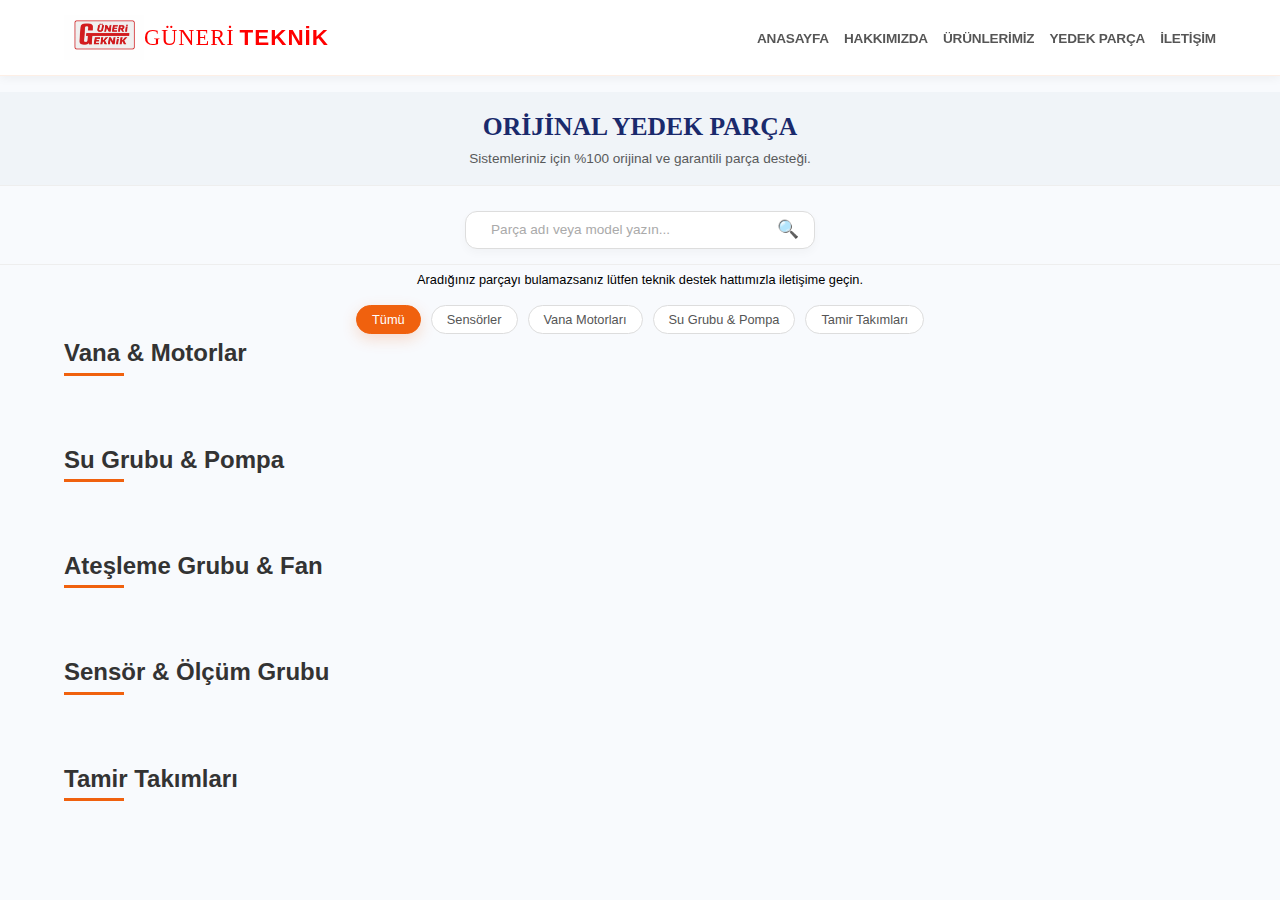
<file: yedekparca/index.html>
<!DOCTYPE html>
<html lang="tr">
<head>
    <meta charset="UTF-8">
    <meta name="viewport" content="width=device-width, initial-scale=1.0">
    <title>Yedek Parça | Güneri Teknik</title>
    <link rel="stylesheet" href="/style.css">
</head>
<body class="page-yedekparca">

    <header>
        <nav class="nav-container">
            <a href="/" class="logo">
                <img src="/img/Logo/guneri-teknik-logo.png" alt="Güneri Teknik Logo" class="site-logo">
                <h1>GÜNERİ <span>TEKNİK</span></h1>
            </a>

            <input type="checkbox" id="menu-bar">
            <label for="menu-bar" class="hamburger-icon">☰</label>
            <label for="menu-bar" class="menu-overlay"></label>

            <ul class="menu">
                <li><a href="/">Anasayfa</a></li>
                <li><a href="/hakkimizda">Hakkımızda</a></li>
                <li><a href="/urunlerimiz">Ürünlerimiz</a></li>
                <li><a href="/yedekparca">Yedek Parça</a></li>
                <li><a href="/iletisim">İletişim</a></li>
            </ul>
        </nav>
    </header>
    <main class="main-yedekparca">
        <div class="part-hero">
            <div class="container">
                <h1>ORİJİNAL YEDEK PARÇA</h1>
                <p>Sistemleriniz için %100 orijinal ve garantili parça desteği.</p>
            </div>
        </div>
        <div class="search-section">
            <div class="container">
                <div class="search-box">
                    <input type="text" id="partSearch" placeholder="Parça adı veya model yazın..." onkeyup="searchParts()">
                    <span id="clearSearch" onclick="clearInput()">×</span>
                    <button type="button" class="search-btn">🔍</button>
                </div>
            </div>
        </div>
        <p class="search-hint">Aradığınız parçayı bulamazsanız lütfen teknik destek hattımızla iletişime geçin.</p>
            
            <div class="filter-group">
                <button class="filter-btn active" onclick="filterCategory('all')">Tümü</button>
                <button class="filter-btn" onclick="filterCategory('sensor')">Sensörler</button>
                <button class="filter-btn" onclick="filterCategory('motor')">Vana Motorları</button>
                <button class="filter-btn" onclick="filterCategory('sugrubu')">Su Grubu & Pompa</button>
                <button class="filter-btn" onclick="filterCategory('tamir')">Tamir Takımları</button>
            </div>
            <div class="container parts-wrapper">
                <section class="part-category" id="cat-motor">
                    <h2 class="interactive-title">Vana & Motorlar</h2>
                    <div class="parts-grid"></div>
                </section>

                <section class="part-category" id="cat-sugrubu">
                    <h2 class="interactive-title">Su Grubu & Pompa</h2>
                    <div class="parts-grid"></div>
                </section>

                <section class="part-category" id="cat-atesleme">
                    <h2 class="interactive-title">Ateşleme Grubu & Fan</h2>
                    <div class="parts-grid"></div>
                </section>

                <section class="part-category" id="cat-sensor">
                    <h2 class="interactive-title">Sensör & Ölçüm Grubu</h2>
                    <div class="parts-grid"></div>
                </section>

                <section class="part-category" id="cat-tamir">
                    <h2 class="interactive-title">Tamir Takımları</h2>
                    <div class="parts-grid"></div>
                </section>
            </div>
</main>
    <script src="/wwwroot/js/site.js"></script>
    <div id="imageModal" class="img-lightbox" onclick="closeLightbox()">
        <span class="close-lightbox">&times;</span>
        <img class="lightbox-content" id="imgFull">
        <div id="caption"></div>
    </div>

</body>
</html>
</file>
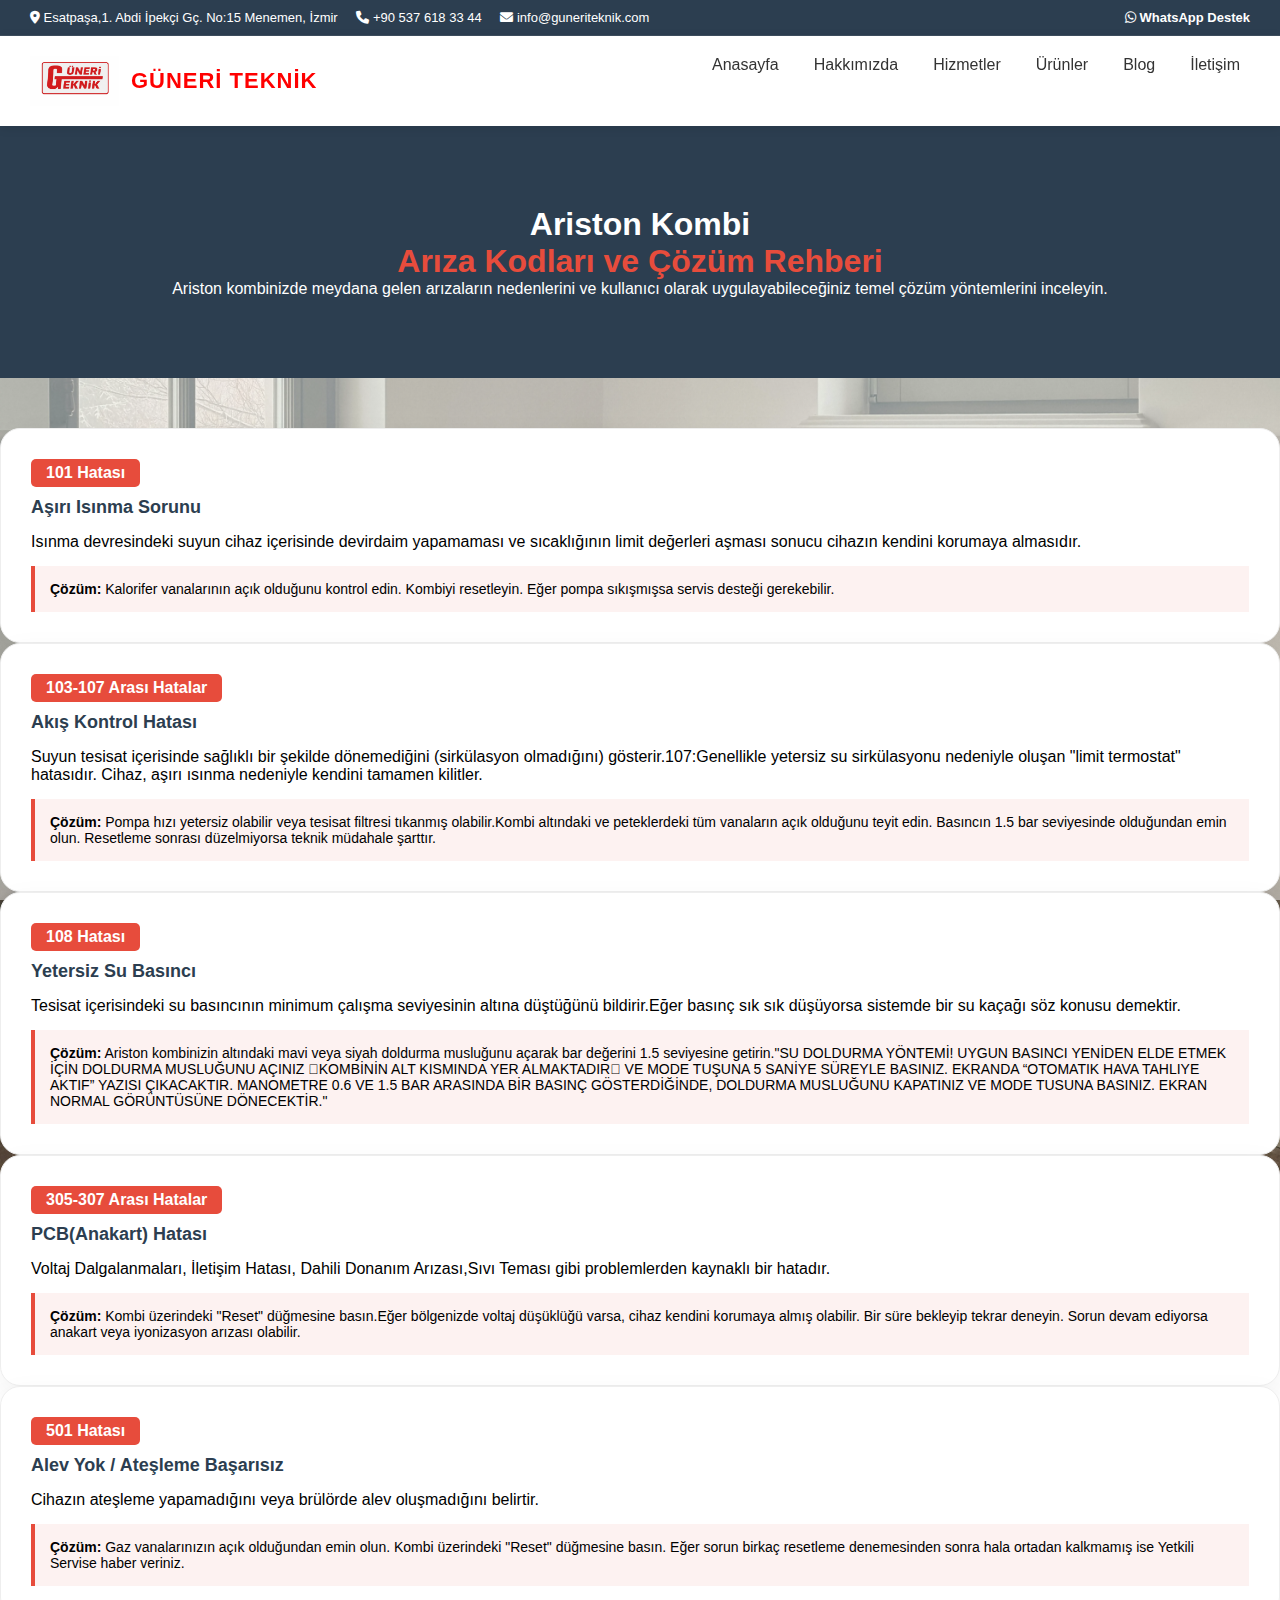
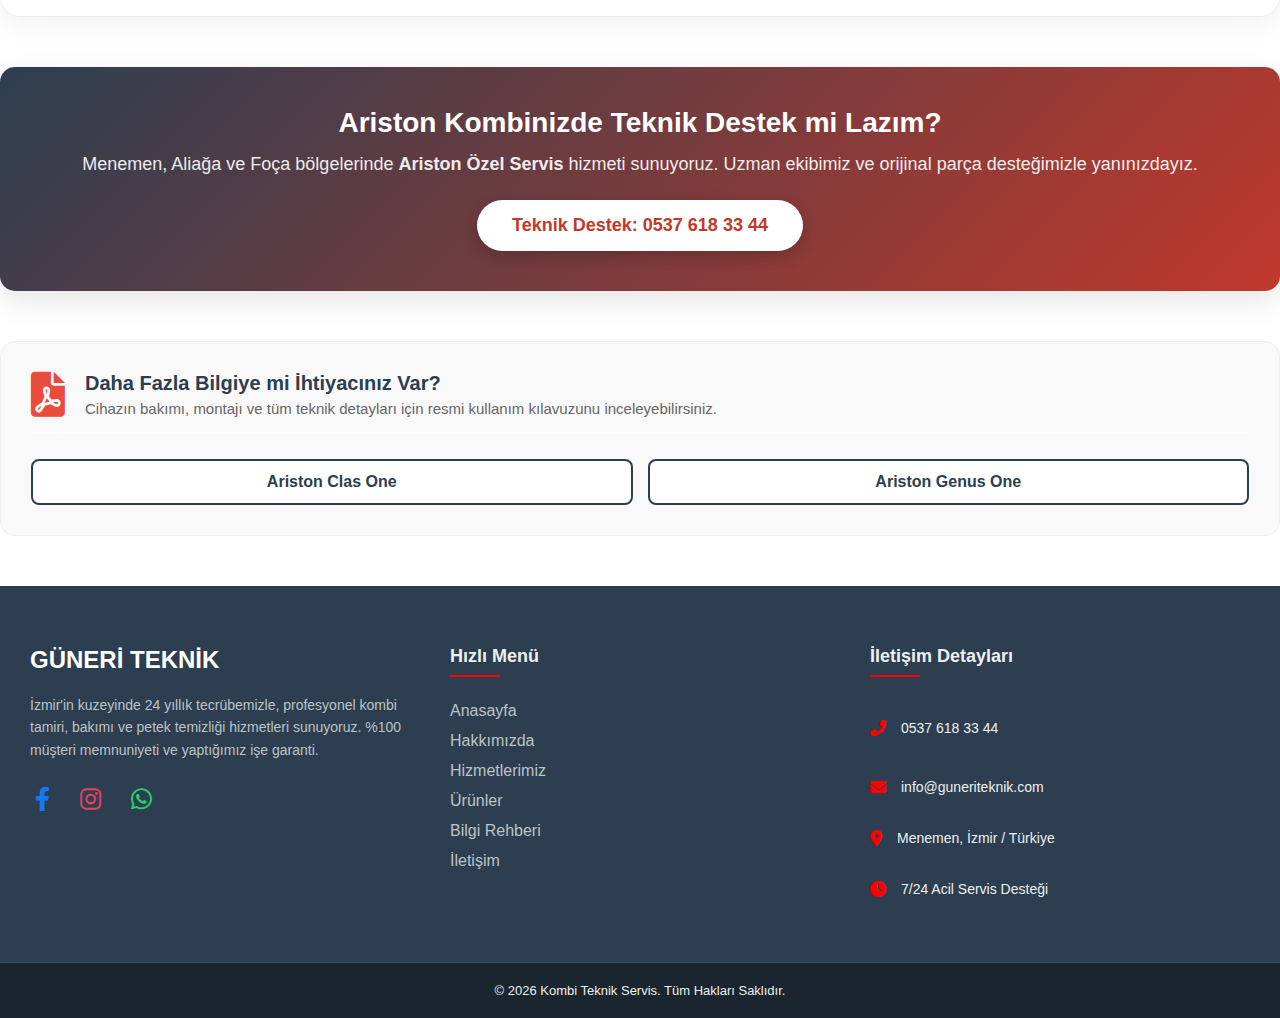
<file: hata-kodlari/ariston/index.html>
<!DOCTYPE html>
<html lang="tr">
<head>
    <meta charset="UTF-8">
    <meta name="viewport" content="width=device-width, initial-scale=1.0">
    <title>Ariston Kombi Arıza Kodları ve Çözümleri | Güneri Teknik Menemen</title>
    <meta name="description" content="Ariston kombi 501, 108, 101, 103 ve tüm hata kodlarının anlamları. Menemen, Aliağa ve Foça Ariston kombi servisi olarak uzman tamir desteği.">
    <link rel="icon" type="image/png" href="../../img/logo/guneri-teknik.webp" class="g-icon" alt="Google">
    <link rel="stylesheet" href="../../wwwroot/css/style.css">
    <link rel="stylesheet" href="../../wwwroot/css/hata-kod.css">
    <link rel="preconnect" href="https://cdnjs.cloudflare.com" crossorigin>
    <link rel="stylesheet" href="https://cdnjs.cloudflare.com/ajax/libs/font-awesome/6.0.0/css/all.min.css"
          media="print" onload="this.media='all'">
    <noscript>
        <link rel="stylesheet" href="https://cdnjs.cloudflare.com/ajax/libs/font-awesome/6.0.0/css/all.min.css">
    </noscript>
</head>
<body class="page-error">
    <div class="top-bar">
        <div class="container">
            <div class="contact-info">
                <span><i class="fas fa-map-marker-alt"></i> Esatpaşa,1. Abdi İpekçi Gç. No:15 Menemen, İzmir</span>
                <a href="tel:+905376183344"><i class="fas fa-phone"></i> +90 537 618 33 44 </a>
                <a href="mailto:info@guneriteknik.com"><i class="fas fa-envelope"></i> info@guneriteknik.com</a>
            </div>
            <div class="social-info">
                <a href="https://wa.me/905376183344" target="_blank" class="whatsapp-link"><i class="fab fa-whatsapp"></i> WhatsApp Destek</a>
            </div>
        </div>
    </div>
    <header class="main-header">
        <nav class="container nav-wrapper">
            <div class="logo">
                <a href="../../index.html">
                    <img src="../../img/logo/guneri-teknik.webp" width="200" height="80" alt="Güneri Teknik Logo">
                    <strong>GÜNERİ TEKNİK</strong>
                </a>
            </div>
            <ul class="nav-menu">
                <li><a href="../../index.html" class="active">Anasayfa</a></li>
                <li><a href="../../hakkimizda/index.html">Hakkımızda</a></li>
                <li><a href="../../hizmetlerimiz/index.html">Hizmetler</a></li>
                <li><a href="../../urunlerimiz/index.html">Ürünler</a></li>
                <li><a href="../../blog/index.html">Blog</a></li>
                <li><a href="../../iletisim/index.html">İletişim</a></li>
            </ul>
            <div class="mobile-toggle"><i class="fas fa-bars"></i></div>
        </nav>
    </header>
    <main class="main-error">
        <section class="error-hero">
            <div class="container">
                <h1>Ariston Kombi <br><span class="highlight">Arıza Kodları ve Çözüm Rehberi</span></h1>
                <p>Ariston kombinizde meydana gelen arızaların nedenlerini ve kullanıcı olarak uygulayabileceğiniz temel çözüm yöntemlerini inceleyin.</p>
            </div>
        </section>

        <div class="error-card">
            <span class="error-code">101 Hatası</span>
            <span class="error-title">Aşırı Isınma Sorunu</span>
            <p>Isınma devresindeki suyun cihaz içerisinde devirdaim yapamaması ve sıcaklığının limit değerleri aşması sonucu cihazın kendini korumaya almasıdır.</p>
            <div class="solution-box">
                <strong>Çözüm:</strong> Kalorifer vanalarının açık olduğunu kontrol edin. Kombiyi resetleyin. Eğer pompa sıkışmışsa servis desteği gerekebilir.
            </div>
        </div>

        <div class="error-card">
            <span class="error-code">103-107 Arası Hatalar</span>
            <span class="error-title">Akış Kontrol Hatası</span>
            <p>
                Suyun tesisat içerisinde sağlıklı bir şekilde dönemediğini (sirkülasyon olmadığını) gösterir.107:Genellikle yetersiz su sirkülasyonu nedeniyle oluşan "limit termostat" hatasıdır.
                Cihaz, aşırı ısınma nedeniyle kendini tamamen kilitler.
            </p>
            <div class="solution-box">
                <strong>Çözüm:</strong> Pompa hızı yetersiz olabilir veya tesisat filtresi tıkanmış olabilir.Kombi altındaki ve peteklerdeki tüm vanaların açık olduğunu teyit edin.
                Basıncın 1.5 bar seviyesinde olduğundan emin olun. Resetleme sonrası düzelmiyorsa teknik müdahale şarttır.
            </div>
        </div>

        <div class="error-card">
            <span class="error-code">108 Hatası</span>
            <span class="error-title">Yetersiz Su Basıncı</span>
            <p>Tesisat içerisindeki su basıncının minimum çalışma seviyesinin altına düştüğünü bildirir.Eğer basınç sık sık düşüyorsa sistemde bir su kaçağı söz konusu demektir.</p>
            <div class="solution-box">
                <strong>Çözüm:</strong> Ariston kombinizin altındaki mavi veya siyah doldurma musluğunu açarak bar değerini 1.5 seviyesine getirin."SU DOLDURMA YÖNTEMİ!
                UYGUN BASINCI YENİDEN ELDE ETMEK İÇİN DOLDURMA MUSLUĞUNU AÇINIZ KOMBİNİN ALT KISMINDA YER ALMAKTADIR VE MODE TUŞUNA 5 SANİYE SÜREYLE BASINIZ. EKRANDA “OTOMATIK HAVA TAHLIYE AKTIF” YAZISI ÇIKACAKTIR.
                MANOMETRE 0.6 VE 1.5 BAR ARASINDA BİR BASINÇ GÖSTERDİĞİNDE, DOLDURMA MUSLUĞUNU KAPATINIZ VE MODE TUSUNA BASINIZ. EKRAN NORMAL GÖRÜNTÜSÜNE DÖNECEKTİR."
            </div>
        </div>

        <div class="error-card">
            <span class="error-code">305-307 Arası Hatalar</span>
            <span class="error-title">PCB(Anakart) Hatası</span>
            <p>Voltaj Dalgalanmaları, İletişim Hatası, Dahili Donanım Arızası,Sıvı Teması gibi problemlerden kaynaklı bir hatadır.</p>
            <div class="solution-box">
                <strong>Çözüm:</strong> Kombi üzerindeki "Reset" düğmesine basın.Eğer bölgenizde voltaj düşüklüğü varsa, cihaz kendini korumaya almış olabilir. Bir süre bekleyip tekrar deneyin.
                Sorun devam ediyorsa anakart veya iyonizasyon arızası olabilir.
            </div>
        </div>

        <div class="error-card">
            <span class="error-code">501 Hatası</span>
            <span class="error-title">Alev Yok / Ateşleme Başarısız</span>
            <p>Cihazın ateşleme yapamadığını veya brülörde alev oluşmadığını belirtir.</p>
            <div class="solution-box">
                <strong>Çözüm:</strong> Gaz vanalarınızın açık olduğundan emin olun. Kombi üzerindeki "Reset" düğmesine basın. Eğer sorun birkaç resetleme denemesinden sonra
                hala ortadan kalkmamış ise Yetkili Servise haber veriniz.
            </div>
        </div>

        <div class="cta-section">
            <h2>Ariston Kombinizde Teknik Destek mi Lazım?</h2>
            <p>Menemen, Aliağa ve Foça bölgelerinde <strong>Ariston Özel Servis</strong> hizmeti sunuyoruz. Uzman ekibimiz ve orijinal parça desteğimizle yanınızdayız.</p>
            <a href="tel:+905376183344" class="cta-btn">Teknik Destek: 0537 618 33 44</a>
        </div>
        </div>
    </main>
    <div class="kilavuz-box">
        <div class="kilavuz-header">
            <div class="kilavuz-icon">
                <i class="fas fa-file-pdf"></i>
            </div>
            <div class="kilavuz-text">
                <h4>Daha Fazla Bilgiye mi İhtiyacınız Var?</h4>
                <p>Cihazın bakımı, montajı ve tüm teknik detayları için resmi kullanım kılavuzunu inceleyebilirsiniz.</p>
            </div>
        </div>

        <div class="kilavuz-links">
            <a href="../../pdf/ariston-clas-one-kullanim-kilavuzu.pdf" target="_blank" class="kilavuz-download-btn">
                Ariston Clas One
            </a>
            <a href="../../pdf/ariston-genus-one-kullanim-kilavuzu.pdf" target="_blank" class="kilavuz-download-btn">
                Ariston Genus One
            </a>
        </div>
    </div>
    <footer class="main-footer">
        <div class="container footer-grid">

            <div class="footer-col">
                <div class="footer-logo">
                    <strong>GÜNERİ TEKNİK</strong>
                </div>
                <p>İzmir'in kuzeyinde 24 yıllık tecrübemizle, profesyonel kombi tamiri, bakımı ve petek temizliği hizmetleri sunuyoruz. %100 müşteri memnuniyeti ve yaptığımız işe garanti.</p>
                <div class="footer-social">
                    <a href="#"><i class="fab fa-facebook-f"></i></a>
                    <a href="#"><i class="fab fa-instagram"></i></a>
                    <a href="https://wa.me/905376183344"><i class="fab fa-whatsapp"></i></a>
                </div>
            </div>

            <div class="footer-col">
                <h4>Hızlı Menü</h4>
                <ul>
                    <li><a href="../../index.html">Anasayfa</a></li>
                    <li><a href="../../hakkimizda/index.html">Hakkımızda</a></li>
                    <li><a href="../../hizmetlerimiz/index.html">Hizmetlerimiz</a></li>
                    <li><a href="../../urunlerimiz/index.html">Ürünler</a></li>
                    <li><a href="../../blog/index.html">Bilgi Rehberi</a></li>
                    <li><a href="../../iletisim/index.html">İletişim</a></li>
                </ul>
            </div>

            <div class="footer-col">
                <h4>İletişim Detayları</h4>
                <div class="contact-item">
                    <i class="fas fa-phone-alt"></i>
                    <span><a href="tel:+905376183344">0537 618 33 44</a></span>
                </div>
                <div class="contact-item">
                    <i class="fas fa-envelope"></i>
                    <span>info@guneriteknik.com</span>
                </div>
                <div class="contact-item">
                    <i class="fas fa-map-marker-alt"></i>
                    <span>Menemen, İzmir / Türkiye</span>
                </div>
                <div class="contact-item">
                    <i class="fas fa-clock"></i>
                    <span>7/24 Acil Servis Desteği</span>
                </div>
            </div>

        </div>

        <div class="footer-bottom">
            <div class="container">
                <p>&copy; 2026 Kombi Teknik Servis. Tüm Hakları Saklıdır.</p>
            </div>
        </div>
    </footer>
    <script src="../../wwwroot/js/site.js" defer></script>
</body>
</html>
</file>
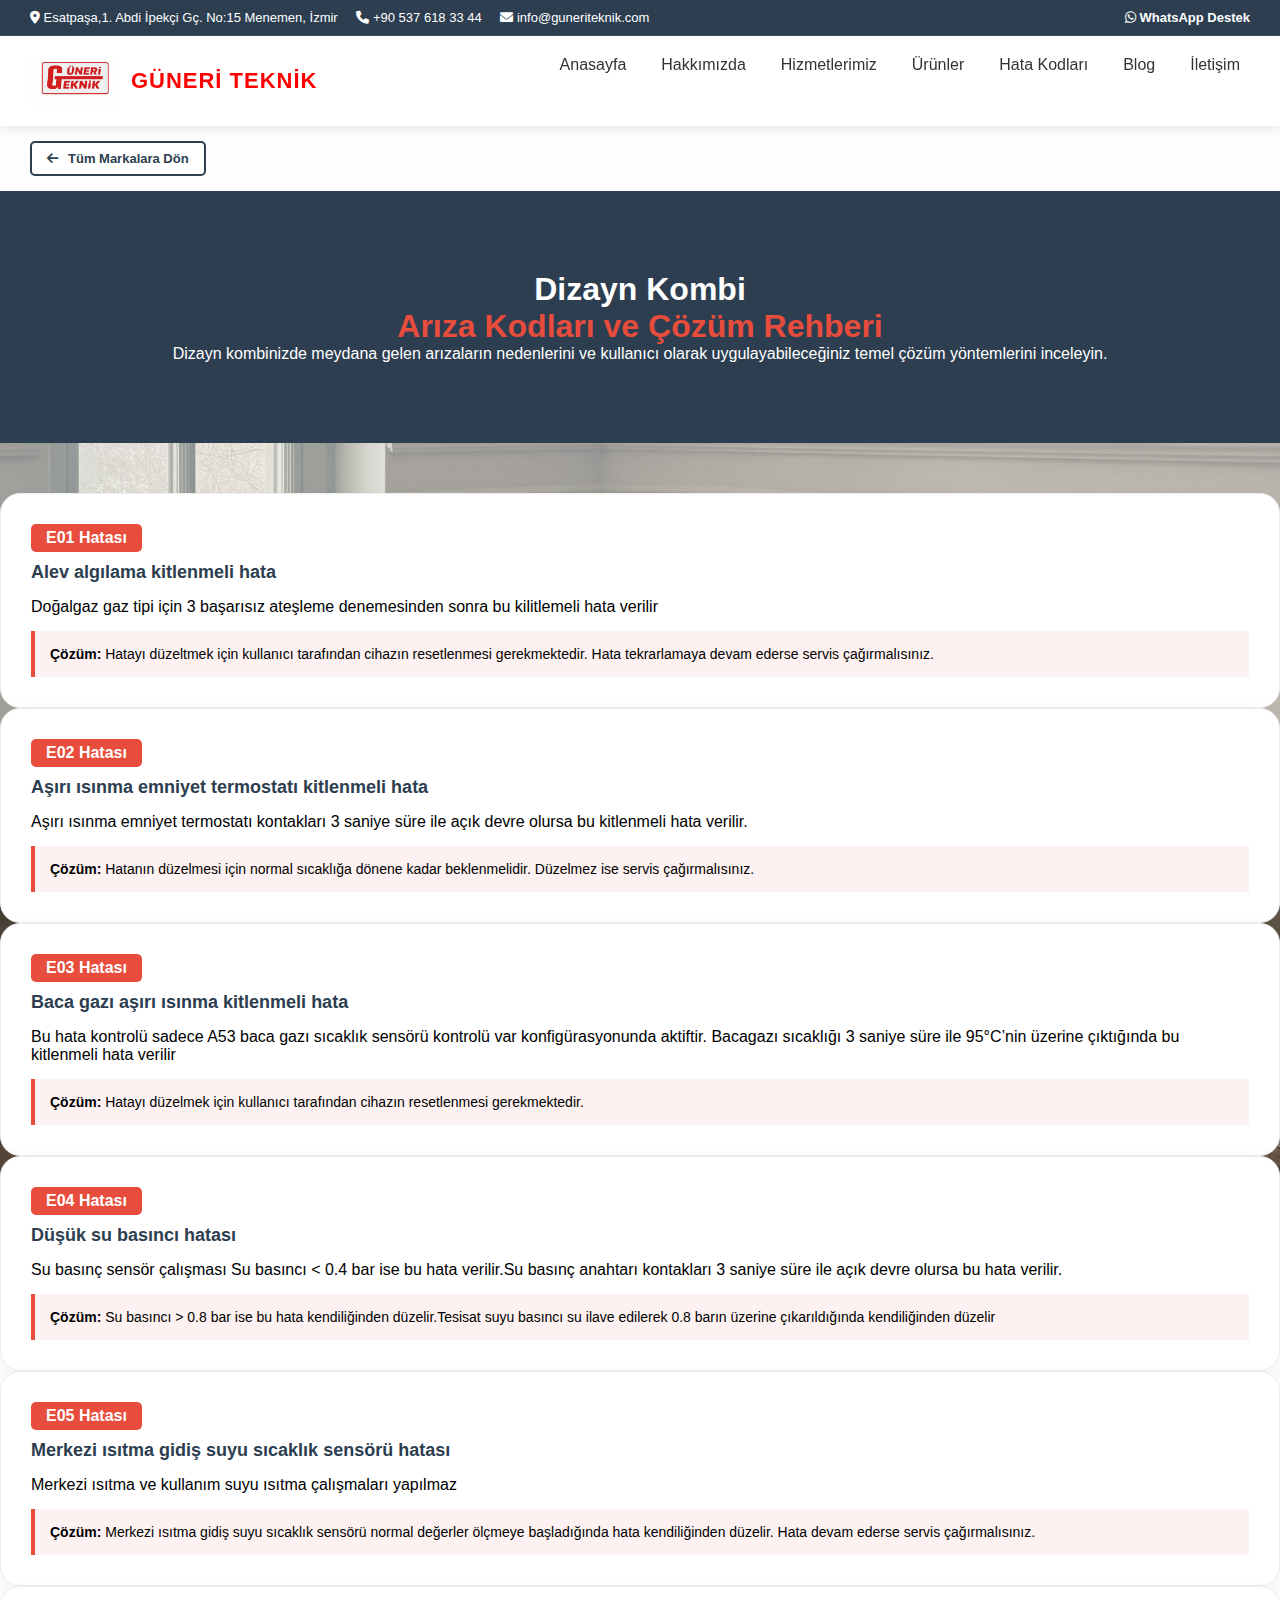
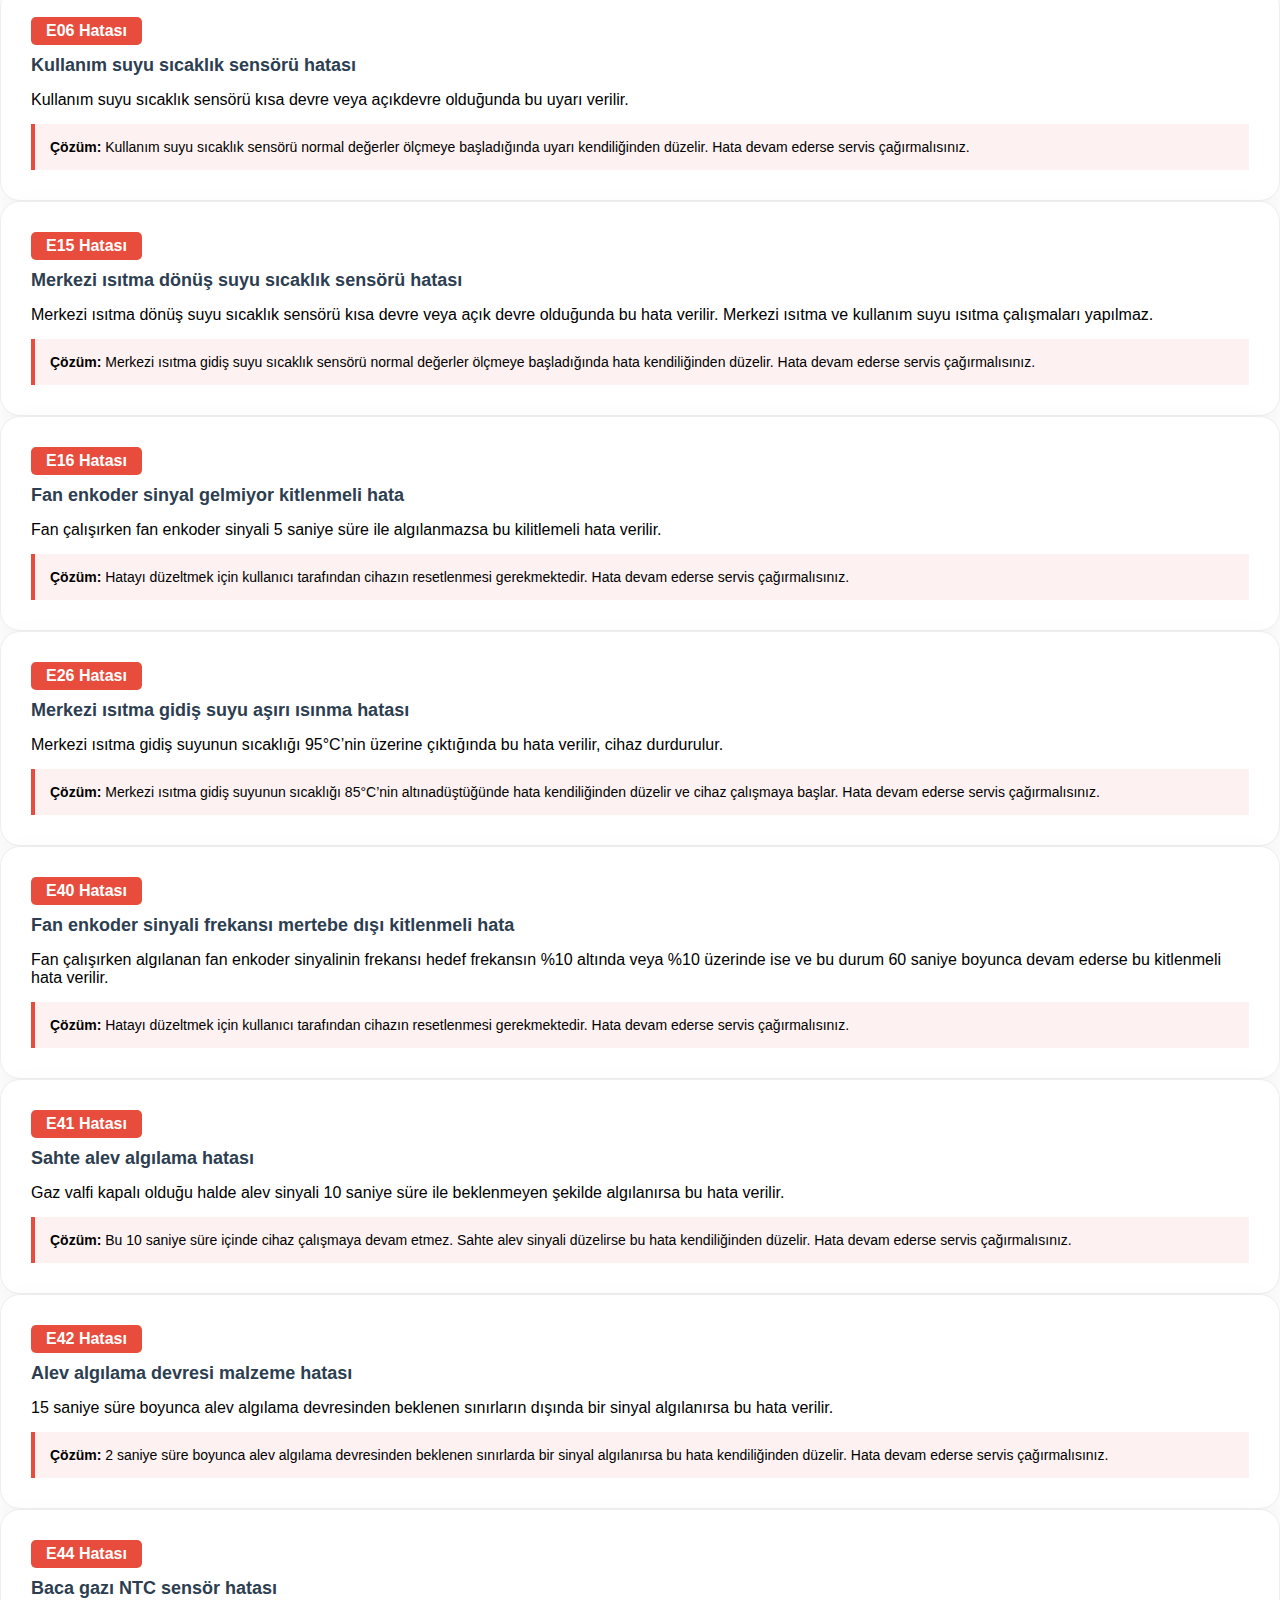
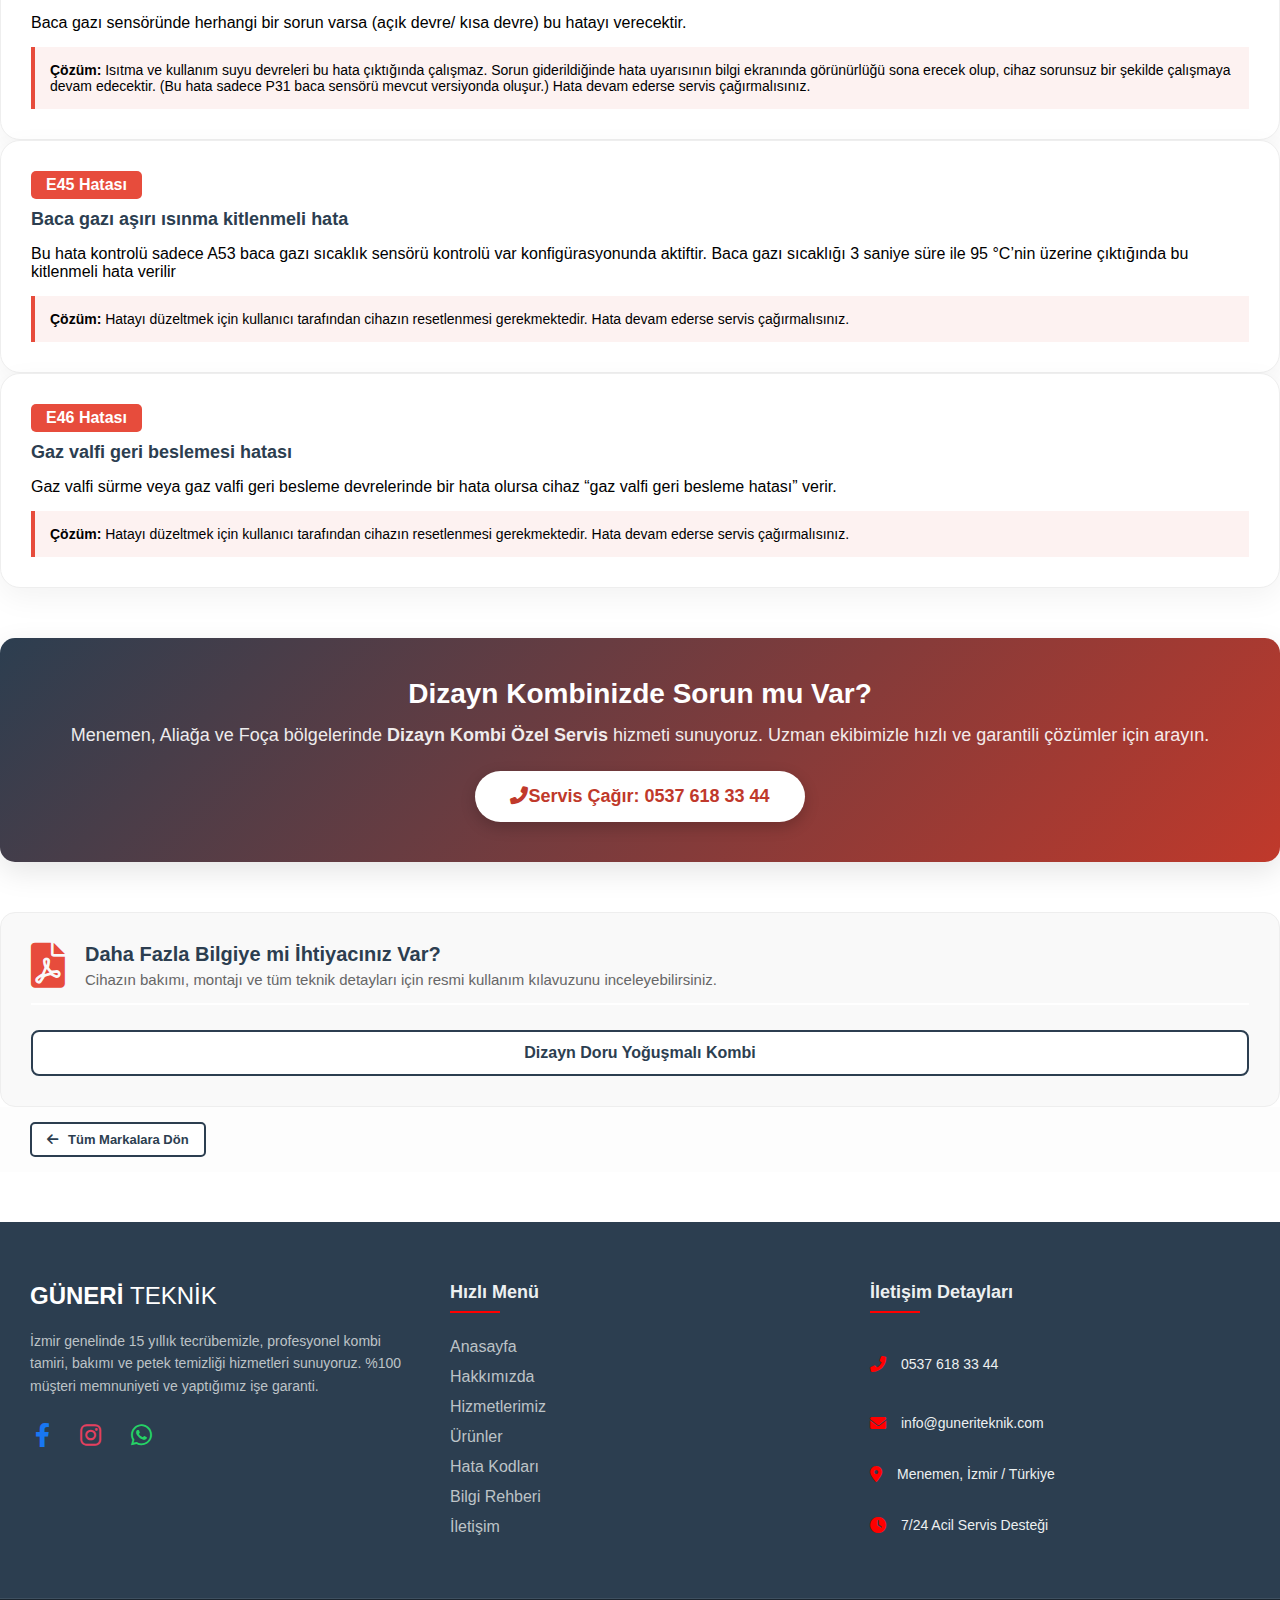
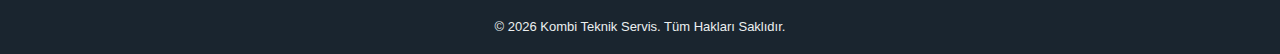
<file: hata-kodlari/dizayn/index.html>
<!DOCTYPE html>
<html lang="tr">
<head>
    <meta charset="UTF-8">
    <meta name="viewport" content="width=device-width, initial-scale=1.0">
    <title>Dizayn Kombi Arıza Kodları ve Çözümleri | Güneri Teknik Menemen</title>
    <meta name="description" content="Dizayn kombi E1, E2, E3, E4 ve tüm hata kodlarının anlamları. Menemen, Aliağa ve Foça Dizayn kombi servisi olarak garantili tamir desteği.">
    <link rel="icon" type="image/png" href="../../img/logo/guneri-teknik.webp" class="g-icon" alt="Google">
    <link rel="stylesheet" href="../../wwwroot/css/style.css">
    <link rel="stylesheet" href="../../wwwroot/css/hata-kod.css">
    <link rel="preconnect" href="https://cdnjs.cloudflare.com" crossorigin>
    <link rel="stylesheet" href="https://cdnjs.cloudflare.com/ajax/libs/font-awesome/6.0.0/css/all.min.css"
          media="print" onload="this.media='all'">
    <noscript>
        <link rel="stylesheet" href="https://cdnjs.cloudflare.com/ajax/libs/font-awesome/6.0.0/css/all.min.css">
    </noscript>
</head>
<body class="page-error">
    <div class="top-bar">
        <div class="container">
            <div class="contact-info">
                <span><i class="fas fa-map-marker-alt"></i> Esatpaşa,1. Abdi İpekçi Gç. No:15 Menemen, İzmir</span>
                <a href="tel:+905376183344"><i class="fas fa-phone"></i> +90 537 618 33 44 </a>
                <a href="mailto:info@guneriteknik.com"><i class="fas fa-envelope"></i> info@guneriteknik.com</a>
            </div>
            <div class="social-info">
                <a href="https://wa.me/905376183344" target="_blank" class="whatsapp-link"><i class="fab fa-whatsapp"></i> WhatsApp Destek</a>
            </div>
        </div>
    </div>
    <header class="main-header">
        <nav class="container nav-wrapper">
            <div class="logo">
                <a href="/">
                    <img src="../../img/logo/guneri-teknik.webp" width="200" height="80" alt="Güneri Teknik Logo">
                    <strong>GÜNERİ TEKNİK</strong>
                </a>
            </div>
            <ul class="nav-menu">
                <li><a href="/">Anasayfa</a></li>
                <li><a href="/hakkimizda/">Hakkımızda</a></li>
                <li><a href="/hizmetler/">Hizmetlerimiz</a></li>
                <li><a href="/urunler/">Ürünler</a></li>
                <li><a href="/hata-kodlari/">Hata Kodları</a></li>
                <li><a href="/blog/">Blog</a></li>
                <li><a href="/iletisim/">İletişim</a></li>
            </ul>
            <div class="mobile-toggle"><i class="fas fa-bars"></i></div>
        </nav>
    </header>
    <main class="main-error">
        <section class="back-navigation">
            <div class="container">
                <a href="/hata-kodlari/" class="btn-outline-back">
                    <i class="fas fa-arrow-left"></i> Tüm Markalara Dön </a>
            </div>
        </section>
        <section class="error-hero">
            <div class="container">
                <h1>Dizayn Kombi <br><span class="highlight">Arıza Kodları ve Çözüm Rehberi</span></h1>
                <p>Dizayn kombinizde meydana gelen arızaların nedenlerini ve kullanıcı olarak uygulayabileceğiniz temel çözüm yöntemlerini inceleyin.</p>
            </div>
        </section>

        <div class="error-card">
            <span class="error-code">E01 Hatası</span>
            <span class="error-title">Alev algılama kitlenmeli hata</span>
            <p>Doğalgaz gaz tipi için 3 başarısız ateşleme denemesinden sonra bu kilitlemeli hata verilir</p>
            <div class="solution-box">
                <strong>Çözüm:</strong> Hatayı düzeltmek için kullanıcı tarafından cihazın resetlenmesi gerekmektedir. Hata tekrarlamaya devam ederse servis çağırmalısınız.
            </div>
        </div>

        <div class="error-card">
            <span class="error-code">E02 Hatası</span>
            <span class="error-title">Aşırı ısınma emniyet termostatı kitlenmeli hata</span>
            <p>Aşırı ısınma emniyet termostatı kontakları 3 saniye süre ile açık devre olursa bu kitlenmeli hata verilir.</p>
            <div class="solution-box">
                <strong>Çözüm:</strong> Hatanın düzelmesi için normal sıcaklığa dönene kadar beklenmelidir. Düzelmez ise servis çağırmalısınız.
            </div>
        </div>

        <div class="error-card">
            <span class="error-code">E03 Hatası</span>
            <span class="error-title">Baca gazı aşırı ısınma kitlenmeli hata</span>
            <p>Bu hata kontrolü sadece A53 baca gazı sıcaklık sensörü kontrolü var konfigürasyonunda aktiftir. Bacagazı sıcaklığı 3 saniye süre ile 95°C’nin üzerine çıktığında bu kitlenmeli hata verilir</p>
            <div class="solution-box">
                <strong>Çözüm:</strong> Hatayı düzelmek için kullanıcı tarafından cihazın resetlenmesi gerekmektedir.
            </div>
        </div>

        <div class="error-card">
            <span class="error-code">E04 Hatası</span>
            <span class="error-title">Düşük su basıncı hatası</span>
            <p>Su basınç sensör çalışması Su basıncı < 0.4 bar ise bu hata verilir.Su basınç anahtarı kontakları 3 saniye süre ile açık devre olursa bu hata verilir. </p>
            <div class="solution-box">
                <strong>Çözüm:</strong> Su basıncı > 0.8 bar ise bu hata kendiliğinden düzelir.Tesisat suyu basıncı su ilave edilerek 0.8 barın üzerine çıkarıldığında kendiliğinden düzelir
            </div>
        </div>
        <div class="error-card">
            <span class="error-code">E05 Hatası</span>
            <span class="error-title">Merkezi ısıtma gidiş suyu sıcaklık sensörü hatası</span>
            <p>Merkezi ısıtma ve kullanım suyu ısıtma çalışmaları yapılmaz </p>
            <div class="solution-box">
                <strong>Çözüm:</strong> Merkezi ısıtma gidiş suyu sıcaklık sensörü normal değerler ölçmeye başladığında hata kendiliğinden düzelir. Hata devam ederse servis çağırmalısınız.
            </div>
        </div>
        <div class="error-card">
            <span class="error-code">E06 Hatası</span>
            <span class="error-title">Kullanım suyu sıcaklık sensörü hatası</span>
            <p>Kullanım suyu sıcaklık sensörü kısa devre veya açıkdevre olduğunda bu uyarı verilir.  </p>
            <div class="solution-box">
                <strong>Çözüm:</strong> Kullanım suyu sıcaklık sensörü normal değerler ölçmeye başladığında uyarı kendiliğinden düzelir. Hata devam ederse servis çağırmalısınız.
            </div>
        </div>
        <div class="error-card">
            <span class="error-code">E15 Hatası</span>
            <span class="error-title">Merkezi ısıtma dönüş suyu sıcaklık sensörü hatası</span>
            <p>Merkezi ısıtma dönüş suyu sıcaklık sensörü kısa devre veya açık devre olduğunda bu hata verilir. Merkezi ısıtma ve kullanım suyu ısıtma çalışmaları yapılmaz. </p>
            <div class="solution-box">
                <strong>Çözüm:</strong> Merkezi ısıtma gidiş suyu sıcaklık sensörü normal değerler ölçmeye başladığında hata kendiliğinden düzelir. Hata devam ederse servis çağırmalısınız.
            </div>
        </div>
        <div class="error-card">
            <span class="error-code">E16 Hatası</span>
            <span class="error-title">Fan enkoder sinyal gelmiyor kitlenmeli hata</span>
            <p>Fan çalışırken fan enkoder sinyali 5 saniye süre ile algılanmazsa bu kilitlemeli hata verilir. </p>
            <div class="solution-box">
                <strong>Çözüm:</strong> Hatayı düzeltmek için kullanıcı tarafından cihazın resetlenmesi gerekmektedir. Hata devam ederse servis çağırmalısınız.
            </div>
        </div>
        <div class="error-card">
            <span class="error-code">E26 Hatası</span>
            <span class="error-title">Merkezi ısıtma gidiş suyu aşırı ısınma hatası</span>
            <p>Merkezi ısıtma gidiş suyunun sıcaklığı 95°C’nin üzerine çıktığında bu hata verilir, cihaz durdurulur.</p>
            <div class="solution-box">
                <strong>Çözüm:</strong> Merkezi ısıtma gidiş suyunun sıcaklığı 85°C’nin altınadüştüğünde hata kendiliğinden düzelir ve cihaz çalışmaya başlar. Hata devam ederse servis çağırmalısınız.
            </div>
        </div>
        <div class="error-card">
            <span class="error-code">E40 Hatası</span>
            <span class="error-title">Fan enkoder sinyali frekansı mertebe dışı kitlenmeli hata</span>
            <p>Fan çalışırken algılanan fan enkoder sinyalinin frekansı hedef frekansın %10 altında veya %10 üzerinde ise ve bu durum 60 saniye boyunca devam ederse bu kitlenmeli hata verilir.</p>
            <div class="solution-box">
                <strong>Çözüm:</strong> Hatayı düzeltmek için kullanıcı tarafından cihazın resetlenmesi gerekmektedir. Hata devam ederse servis çağırmalısınız.
            </div>
        </div>
        <div class="error-card">
            <span class="error-code">E41 Hatası</span>
            <span class="error-title">Sahte alev algılama hatası</span>
            <p>Gaz valfi kapalı olduğu halde alev sinyali 10 saniye süre ile beklenmeyen şekilde algılanırsa bu hata verilir.</p>
            <div class="solution-box">
                <strong>Çözüm:</strong> Bu 10 saniye süre içinde cihaz çalışmaya devam etmez. Sahte alev sinyali düzelirse bu hata kendiliğinden düzelir. Hata devam ederse servis çağırmalısınız.
            </div>
        </div>
        <div class="error-card">
            <span class="error-code">E42 Hatası</span>
            <span class="error-title">Alev algılama devresi malzeme hatası</span>
            <p>15 saniye süre boyunca alev algılama devresinden beklenen sınırların dışında bir sinyal algılanırsa bu hata verilir.</p>
            <div class="solution-box">
                <strong>Çözüm:</strong> 2 saniye süre boyunca alev algılama devresinden beklenen sınırlarda bir sinyal algılanırsa bu hata kendiliğinden düzelir. Hata devam ederse servis çağırmalısınız.
            </div>
        </div>
        <div class="error-card">
            <span class="error-code">E44 Hatası</span>
            <span class="error-title">Baca gazı NTC sensör hatası</span>
            <p>Baca gazı sensöründe herhangi bir sorun varsa (açık devre/ kısa devre) bu hatayı verecektir.</p>
            <div class="solution-box">
                <strong>Çözüm:</strong> Isıtma ve kullanım suyu devreleri bu hata çıktığında çalışmaz. Sorun giderildiğinde hata uyarısının bilgi ekranında görünürlüğü sona erecek olup, cihaz sorunsuz bir şekilde çalışmaya devam edecektir.
                (Bu hata sadece P31 baca sensörü mevcut versiyonda oluşur.) Hata devam ederse servis çağırmalısınız.
            </div>
        </div>
        <div class="error-card">
            <span class="error-code">E45 Hatası</span>
            <span class="error-title">Baca gazı aşırı ısınma kitlenmeli hata</span>
            <p>Bu hata kontrolü sadece A53 baca gazı sıcaklık sensörü kontrolü var konfigürasyonunda aktiftir. Baca gazı sıcaklığı 3 saniye süre ile 95 °C’nin üzerine çıktığında bu kitlenmeli hata verilir</p>
            <div class="solution-box">
                <strong>Çözüm:</strong> Hatayı düzeltmek için kullanıcı tarafından cihazın resetlenmesi gerekmektedir. Hata devam ederse servis çağırmalısınız.
            </div>
        </div>
        <div class="error-card">
            <span class="error-code">E46 Hatası</span>
            <span class="error-title">Gaz valfi geri beslemesi hatası</span>
            <p>Gaz valfi sürme veya gaz valfi geri besleme devrelerinde bir hata olursa cihaz “gaz valfi geri besleme hatası” verir.</p>
            <div class="solution-box">
                <strong>Çözüm:</strong> Hatayı düzeltmek için kullanıcı tarafından cihazın resetlenmesi gerekmektedir. Hata devam ederse servis çağırmalısınız.
            </div>
        </div>

        <div class="cta-section">
            <h2>Dizayn Kombinizde Sorun mu Var?</h2>
            <p>Menemen, Aliağa ve Foça bölgelerinde <strong>Dizayn Kombi Özel Servis</strong> hizmeti sunuyoruz. Uzman ekibimizle hızlı ve garantili çözümler için arayın.</p>
            <a href="tel:+905376183344" class="cta-btn"><i class="fas fa-phone-alt"></i>Servis Çağır: 0537 618 33 44</a>
        </div>
    </main>
    <div class="kilavuz-box">
        <div class="kilavuz-header">
            <div class="kilavuz-icon">
                <i class="fas fa-file-pdf"></i>
            </div>
            <div class="kilavuz-text">
                <h4>Daha Fazla Bilgiye mi İhtiyacınız Var?</h4>
                <p>Cihazın bakımı, montajı ve tüm teknik detayları için resmi kullanım kılavuzunu inceleyebilirsiniz.</p>
            </div>
        </div>

        <div class="kilavuz-links">
            <a href="../../pdf/dizayn-doru-kullanim-kilavuzu.pdf" target="_blank" class="kilavuz-download-btn">
                Dizayn Doru Yoğuşmalı Kombi
            </a>

        </div>
    </div>
    <section class="back-navigation">
            <div class="container">
                <a href="/hata-kodlari/" class="btn-outline-back">
                    <i class="fas fa-arrow-left"></i> Tüm Markalara Dön </a>
            </div>
        </section>
    <footer class="main-footer">
        <div class="container footer-grid">
            <div class="footer-col">
                <div class="footer-logo">
                    <strong>GÜNERİ </strong> TEKNİK
                </div>
                <p>İzmir genelinde 15 yıllık tecrübemizle, profesyonel kombi tamiri, bakımı ve petek temizliği hizmetleri sunuyoruz. %100 müşteri memnuniyeti ve yaptığımız işe garanti.</p>
                <div class="footer-social">
                    <a href="#"><i class="fab fa-facebook-f"></i></a>
                    <a href="#"><i class="fab fa-instagram"></i></a>
                    <a href="https://wa.me/905376183344"><i class="fab fa-whatsapp"></i></a>
                </div>
            </div>
            <div class="footer-col">
                <h4>Hızlı Menü</h4>
                <ul>
                    <li><a href="/">Anasayfa</a></li>
                    <li><a href="/hakkimizda/">Hakkımızda</a></li>
                    <li><a href="/hizmetler/">Hizmetlerimiz</a></li>
                    <li><a href="/urunler/">Ürünler</a></li>
                    <li><a href="/hata-kodlari/">Hata Kodları</a></li>
                    <li><a href="/blog/">Bilgi Rehberi</a></li>
                    <li><a href="/iletisim/">İletişim</a></li>
                </ul>
            </div>
            <div class="footer-col">
                <h4>İletişim Detayları</h4>
                <div class="contact-item">
                    <i class="fas fa-phone-alt"></i>
                    <span><a href="tel:+905376183344">0537 618 33 44</a></span>
                </div>
                <div class="contact-item">
                    <i class="fas fa-envelope"></i>
                    <span>info@guneriteknik.com</span>
                </div>
                <div class="contact-item">
                    <i class="fas fa-map-marker-alt"></i>
                    <span>Menemen, İzmir / Türkiye</span>
                </div>
                <div class="contact-item">
                    <i class="fas fa-clock"></i>
                    <span>7/24 Acil Servis Desteği</span>
                </div>
            </div>
        </div>
        <div class="footer-bottom">
            <div class="container">
                <p>&copy; 2026 Kombi Teknik Servis. Tüm Hakları Saklıdır.</p>
            </div>
        </div>
    </footer>
    <script src="../../wwwroot/js/site.js" defer></script>
</body>
</html>
</file>
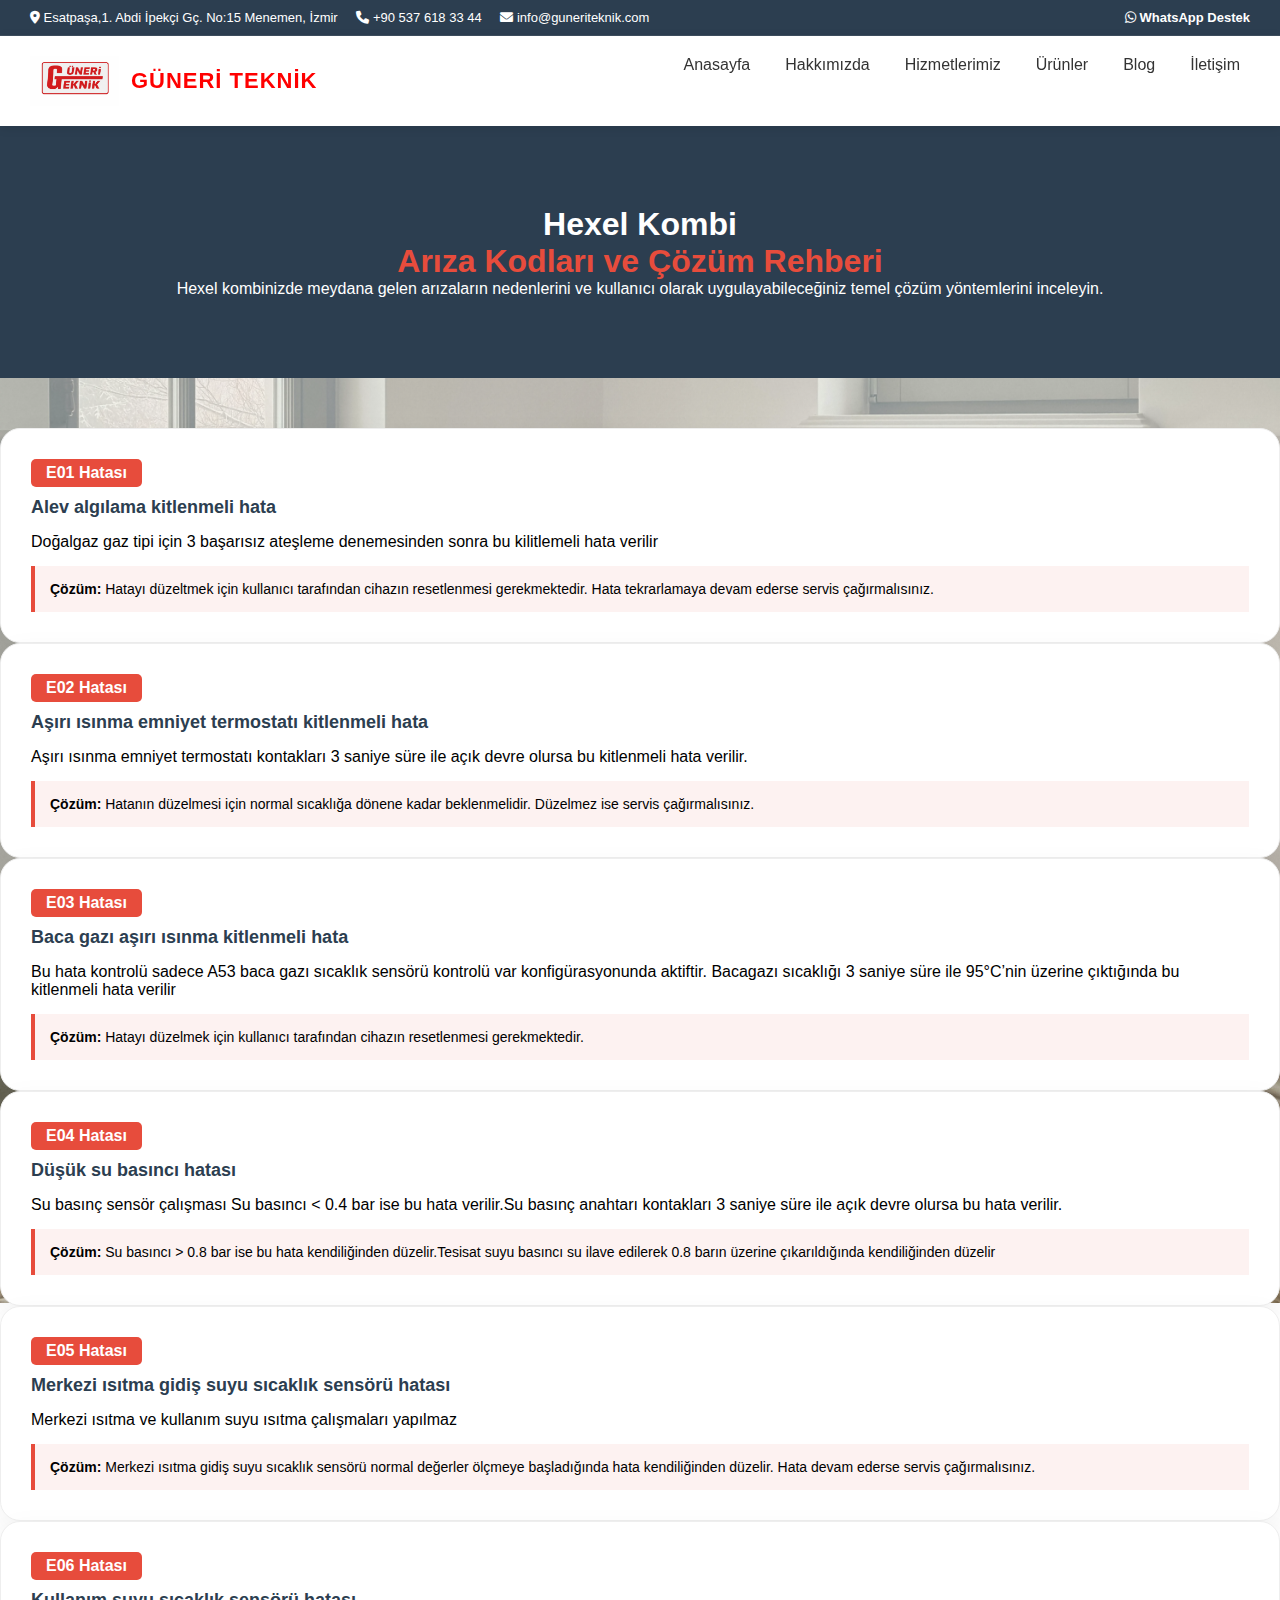
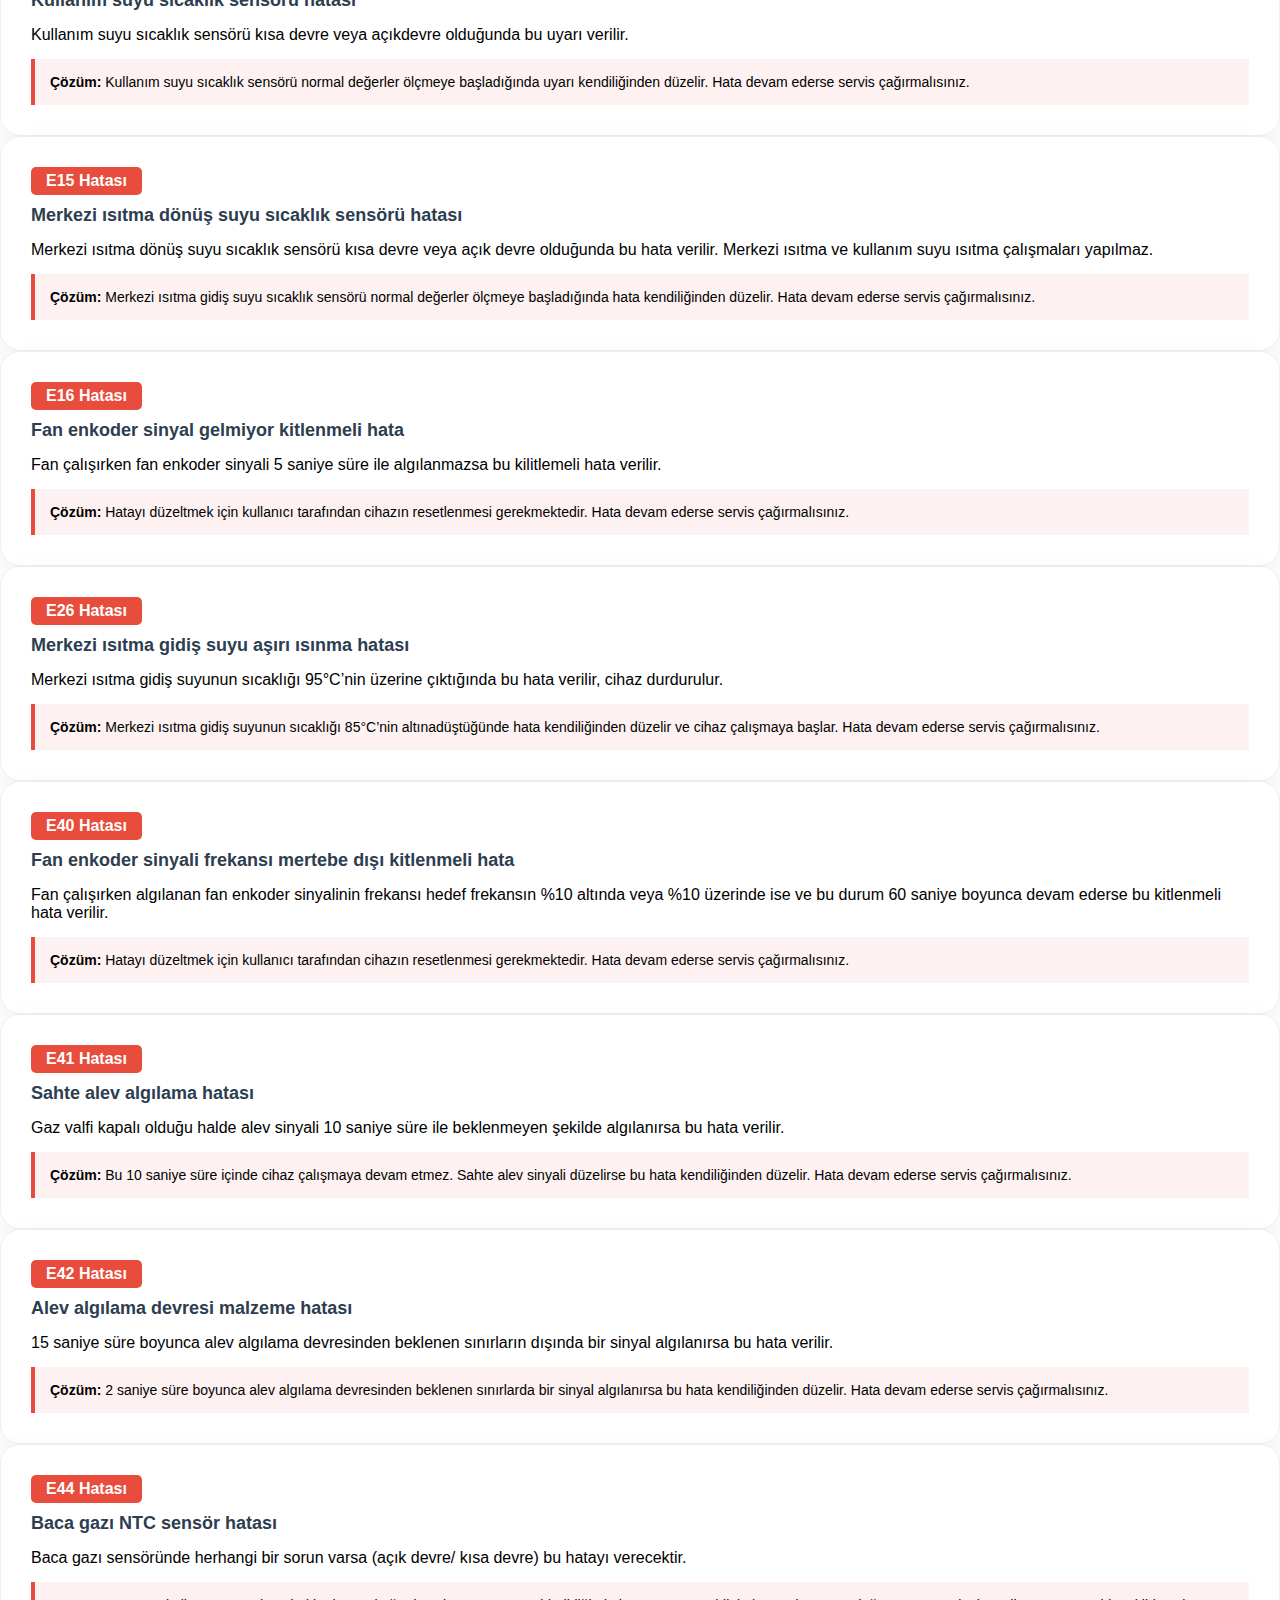
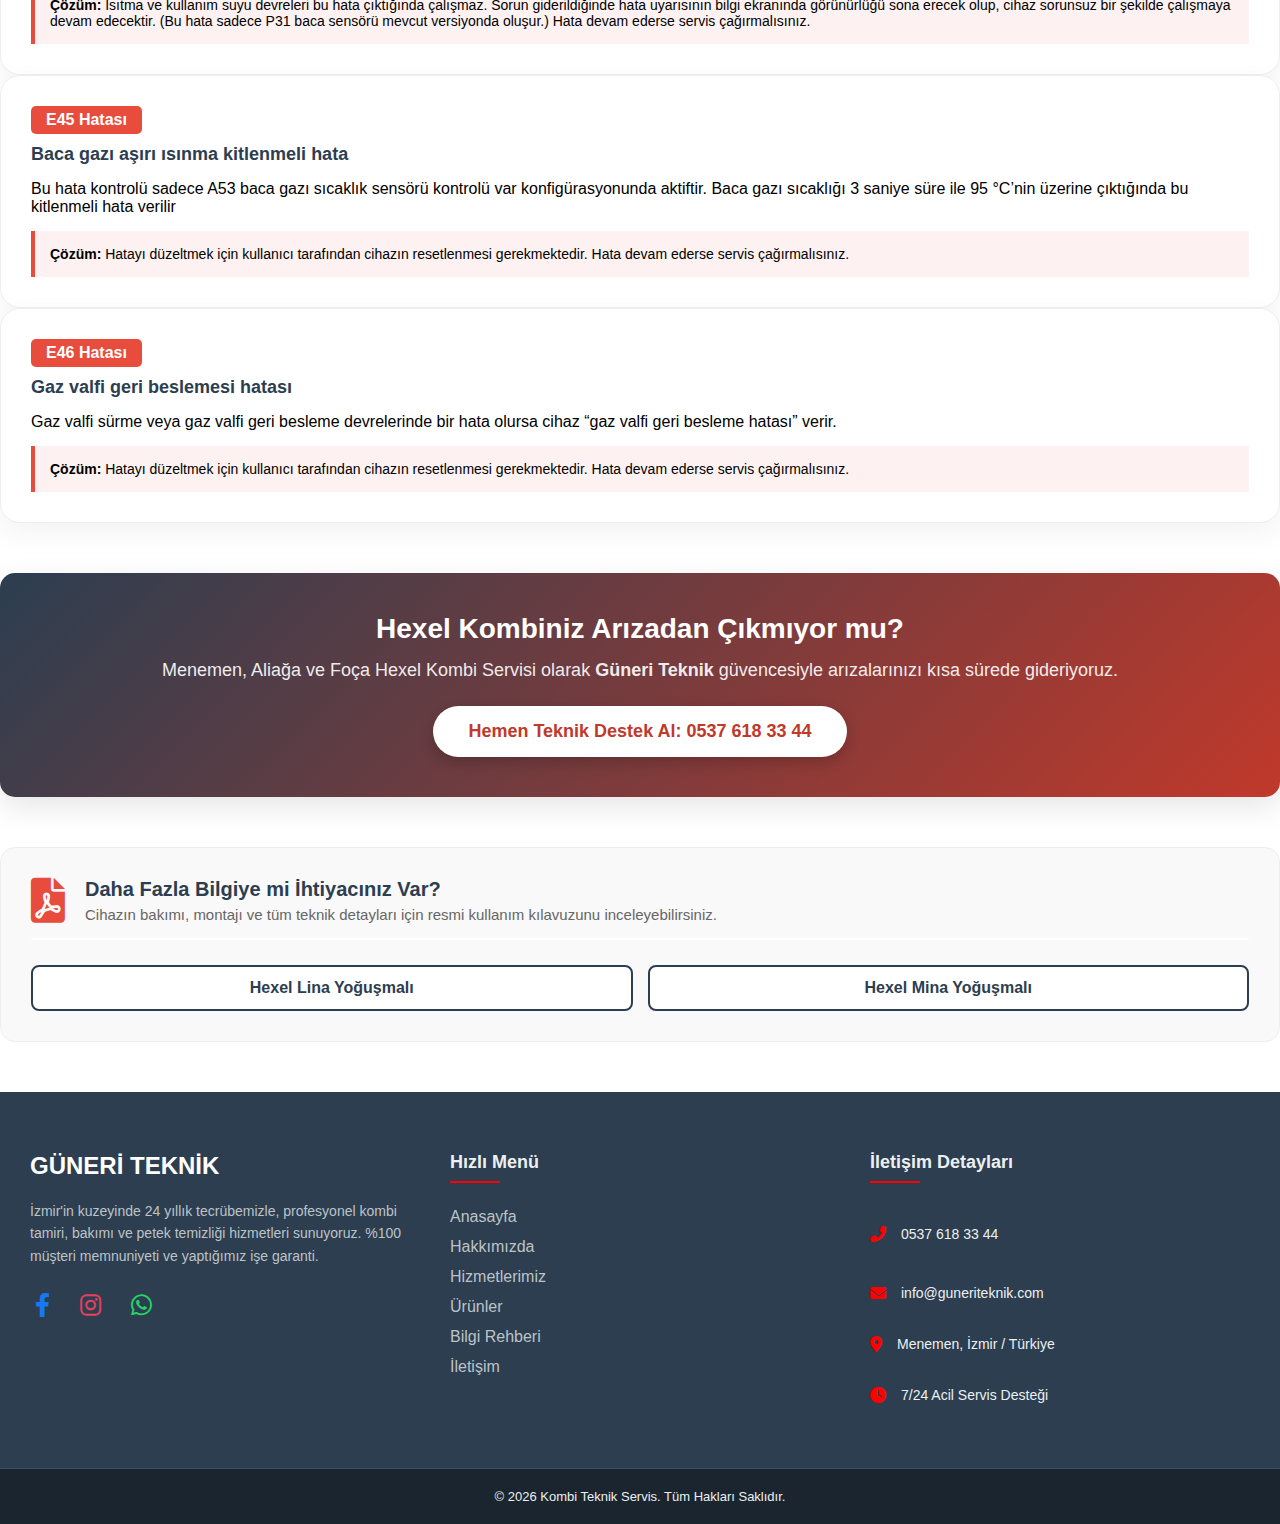
<file: hata-kodlari/hexel/index.html>
<!DOCTYPE html>
<html lang="tr">
<head>
    <meta charset="UTF-8">
    <meta name="viewport" content="width=device-width, initial-scale=1.0">
    <title>Hexel Kombi Arıza Kodları ve Çözümleri | Güneri Teknik</title>
    <meta name="description" content="Hexel kombi tüm hata kodlarının anlamları ve kullanıcı çözüm rehberi.">
    <link rel="icon" type="image/png" href="../../img/logo/guneri-teknik.webp" class="g-icon" alt="Google">
    <link rel="stylesheet" href="../../wwwroot/css/style.css">
    <link rel="stylesheet" href="../../wwwroot/css/hata-kod.css">
    <link rel="preconnect" href="https://cdnjs.cloudflare.com" crossorigin>
    <link rel="stylesheet" href="https://cdnjs.cloudflare.com/ajax/libs/font-awesome/6.0.0/css/all.min.css"
          media="print" onload="this.media='all'">
    <noscript>
        <link rel="stylesheet" href="https://cdnjs.cloudflare.com/ajax/libs/font-awesome/6.0.0/css/all.min.css">
    </noscript>
</head>
<body class="page-error">
    <div class="top-bar">
        <div class="container">
            <div class="contact-info">
                <span><i class="fas fa-map-marker-alt"></i> Esatpaşa,1. Abdi İpekçi Gç. No:15 Menemen, İzmir</span>
                <a href="tel:+905376183344"><i class="fas fa-phone"></i> +90 537 618 33 44 </a>
                <a href="mailto:info@guneriteknik.com"><i class="fas fa-envelope"></i> info@guneriteknik.com</a>
            </div>
            <div class="social-info">
                <a href="https://wa.me/905376183344" target="_blank" class="whatsapp-link"><i class="fab fa-whatsapp"></i> WhatsApp Destek</a>
            </div>
        </div>
    </div>
    <header class="main-header">
        <nav class="container nav-wrapper">
            <div class="logo">
                <a href="/">
                    <img src="../../img/logo/guneri-teknik.webp" width="200" height="80" alt="Güneri Teknik Logo">
                    <strong>GÜNERİ TEKNİK</strong>
                </a>
            </div>
            <ul class="nav-menu">
                <li><a href="/">Anasayfa</a></li>
                <li><a href="/hakkimizda/">Hakkımızda</a></li>
                <li><a href="/hizmetler/">Hizmetlerimiz</a></li>
                <li><a href="/urunler/">Ürünler</a></li>
                <li><a href="/blog/">Blog</a></li>
                <li><a href="/iletisim/">İletişim</a></li>
            </ul>
            <div class="mobile-toggle"><i class="fas fa-bars"></i></div>
        </nav>
    </header>
    <main class="main-error">
        <section class="error-hero">
            <div class="container">
                <h1>Hexel Kombi <br><span class="highlight">Arıza Kodları ve Çözüm Rehberi</span></h1>
                <p>Hexel kombinizde meydana gelen arızaların nedenlerini ve kullanıcı olarak uygulayabileceğiniz temel çözüm yöntemlerini inceleyin.</p>
            </div>
        </section>

        <div class="error-card">
            <span class="error-code">E01 Hatası</span>
            <span class="error-title">Alev algılama kitlenmeli hata</span>
            <p>Doğalgaz gaz tipi için 3 başarısız ateşleme denemesinden sonra bu kilitlemeli hata verilir</p>
            <div class="solution-box">
                <strong>Çözüm:</strong> Hatayı düzeltmek için kullanıcı tarafından cihazın resetlenmesi gerekmektedir. Hata tekrarlamaya devam ederse servis çağırmalısınız.
            </div>
        </div>

        <div class="error-card">
            <span class="error-code">E02 Hatası</span>
            <span class="error-title">Aşırı ısınma emniyet termostatı kitlenmeli hata</span>
            <p>Aşırı ısınma emniyet termostatı kontakları 3 saniye süre ile açık devre olursa bu kitlenmeli hata verilir.</p>
            <div class="solution-box">
                <strong>Çözüm:</strong> Hatanın düzelmesi için normal sıcaklığa dönene kadar beklenmelidir. Düzelmez ise servis çağırmalısınız.
            </div>
        </div>

        <div class="error-card">
            <span class="error-code">E03 Hatası</span>
            <span class="error-title">Baca gazı aşırı ısınma kitlenmeli hata</span>
            <p>Bu hata kontrolü sadece A53 baca gazı sıcaklık sensörü kontrolü var konfigürasyonunda aktiftir. Bacagazı sıcaklığı 3 saniye süre ile 95°C’nin üzerine çıktığında bu kitlenmeli hata verilir</p>
            <div class="solution-box">
                <strong>Çözüm:</strong> Hatayı düzelmek için kullanıcı tarafından cihazın resetlenmesi gerekmektedir.
            </div>
        </div>

        <div class="error-card">
            <span class="error-code">E04 Hatası</span>
            <span class="error-title">Düşük su basıncı hatası</span>
            <p>Su basınç sensör çalışması Su basıncı < 0.4 bar ise bu hata verilir.Su basınç anahtarı kontakları 3 saniye süre ile açık devre olursa bu hata verilir. </p>
            <div class="solution-box">
                <strong>Çözüm:</strong> Su basıncı > 0.8 bar ise bu hata kendiliğinden düzelir.Tesisat suyu basıncı su ilave edilerek 0.8 barın üzerine çıkarıldığında kendiliğinden düzelir
            </div>
        </div>
        <div class="error-card">
            <span class="error-code">E05 Hatası</span>
            <span class="error-title">Merkezi ısıtma gidiş suyu sıcaklık sensörü hatası</span>
            <p>Merkezi ısıtma ve kullanım suyu ısıtma çalışmaları yapılmaz </p>
            <div class="solution-box">
                <strong>Çözüm:</strong> Merkezi ısıtma gidiş suyu sıcaklık sensörü normal değerler ölçmeye başladığında hata kendiliğinden düzelir. Hata devam ederse servis çağırmalısınız.
            </div>
        </div>
        <div class="error-card">
            <span class="error-code">E06 Hatası</span>
            <span class="error-title">Kullanım suyu sıcaklık sensörü hatası</span>
            <p>Kullanım suyu sıcaklık sensörü kısa devre veya açıkdevre olduğunda bu uyarı verilir.  </p>
            <div class="solution-box">
                <strong>Çözüm:</strong> Kullanım suyu sıcaklık sensörü normal değerler ölçmeye başladığında uyarı kendiliğinden düzelir. Hata devam ederse servis çağırmalısınız.
            </div>
        </div>
        <div class="error-card">
            <span class="error-code">E15 Hatası</span>
            <span class="error-title">Merkezi ısıtma dönüş suyu sıcaklık sensörü hatası</span>
            <p>Merkezi ısıtma dönüş suyu sıcaklık sensörü kısa devre veya açık devre olduğunda bu hata verilir. Merkezi ısıtma ve kullanım suyu ısıtma çalışmaları yapılmaz. </p>
            <div class="solution-box">
                <strong>Çözüm:</strong> Merkezi ısıtma gidiş suyu sıcaklık sensörü normal değerler ölçmeye başladığında hata kendiliğinden düzelir. Hata devam ederse servis çağırmalısınız.
            </div>
        </div>
        <div class="error-card">
            <span class="error-code">E16 Hatası</span>
            <span class="error-title">Fan enkoder sinyal gelmiyor kitlenmeli hata</span>
            <p>Fan çalışırken fan enkoder sinyali 5 saniye süre ile algılanmazsa bu kilitlemeli hata verilir. </p>
            <div class="solution-box">
                <strong>Çözüm:</strong> Hatayı düzeltmek için kullanıcı tarafından cihazın resetlenmesi gerekmektedir. Hata devam ederse servis çağırmalısınız.
            </div>
        </div>
        <div class="error-card">
            <span class="error-code">E26 Hatası</span>
            <span class="error-title">Merkezi ısıtma gidiş suyu aşırı ısınma hatası</span>
            <p>Merkezi ısıtma gidiş suyunun sıcaklığı 95°C’nin üzerine çıktığında bu hata verilir, cihaz durdurulur.</p>
            <div class="solution-box">
                <strong>Çözüm:</strong> Merkezi ısıtma gidiş suyunun sıcaklığı 85°C’nin altınadüştüğünde hata kendiliğinden düzelir ve cihaz çalışmaya başlar. Hata devam ederse servis çağırmalısınız.
            </div>
        </div>
        <div class="error-card">
            <span class="error-code">E40 Hatası</span>
            <span class="error-title">Fan enkoder sinyali frekansı mertebe dışı kitlenmeli hata</span>
            <p>Fan çalışırken algılanan fan enkoder sinyalinin frekansı hedef frekansın %10 altında veya %10 üzerinde ise ve bu durum 60 saniye boyunca devam ederse bu kitlenmeli hata verilir.</p>
            <div class="solution-box">
                <strong>Çözüm:</strong> Hatayı düzeltmek için kullanıcı tarafından cihazın resetlenmesi gerekmektedir. Hata devam ederse servis çağırmalısınız.
            </div>
        </div>
        <div class="error-card">
            <span class="error-code">E41 Hatası</span>
            <span class="error-title">Sahte alev algılama hatası</span>
            <p>Gaz valfi kapalı olduğu halde alev sinyali 10 saniye süre ile beklenmeyen şekilde algılanırsa bu hata verilir.</p>
            <div class="solution-box">
                <strong>Çözüm:</strong> Bu 10 saniye süre içinde cihaz çalışmaya devam etmez. Sahte alev sinyali düzelirse bu hata kendiliğinden düzelir. Hata devam ederse servis çağırmalısınız.
            </div>
        </div>
        <div class="error-card">
            <span class="error-code">E42 Hatası</span>
            <span class="error-title">Alev algılama devresi malzeme hatası</span>
            <p>15 saniye süre boyunca alev algılama devresinden beklenen sınırların dışında bir sinyal algılanırsa bu hata verilir.</p>
            <div class="solution-box">
                <strong>Çözüm:</strong> 2 saniye süre boyunca alev algılama devresinden beklenen sınırlarda bir sinyal algılanırsa bu hata kendiliğinden düzelir. Hata devam ederse servis çağırmalısınız.
            </div>
        </div>
        <div class="error-card">
            <span class="error-code">E44 Hatası</span>
            <span class="error-title">Baca gazı NTC sensör hatası</span>
            <p>Baca gazı sensöründe herhangi bir sorun varsa (açık devre/ kısa devre) bu hatayı verecektir.</p>
            <div class="solution-box">
                <strong>Çözüm:</strong> Isıtma ve kullanım suyu devreleri bu hata çıktığında çalışmaz. Sorun giderildiğinde hata uyarısının bilgi ekranında görünürlüğü sona erecek olup, cihaz sorunsuz bir şekilde çalışmaya devam edecektir.
                (Bu hata sadece P31 baca sensörü mevcut versiyonda oluşur.) Hata devam ederse servis çağırmalısınız.
            </div>
        </div>
        <div class="error-card">
            <span class="error-code">E45 Hatası</span>
            <span class="error-title">Baca gazı aşırı ısınma kitlenmeli hata</span>
            <p>Bu hata kontrolü sadece A53 baca gazı sıcaklık sensörü kontrolü var konfigürasyonunda aktiftir. Baca gazı sıcaklığı 3 saniye süre ile 95 °C’nin üzerine çıktığında bu kitlenmeli hata verilir</p>
            <div class="solution-box">
                <strong>Çözüm:</strong> Hatayı düzeltmek için kullanıcı tarafından cihazın resetlenmesi gerekmektedir. Hata devam ederse servis çağırmalısınız.
            </div>
        </div>
        <div class="error-card">
            <span class="error-code">E46 Hatası</span>
            <span class="error-title">Gaz valfi geri beslemesi hatası</span>
            <p>Gaz valfi sürme veya gaz valfi geri besleme devrelerinde bir hata olursa cihaz “gaz valfi geri besleme hatası” verir.</p>
            <div class="solution-box">
                <strong>Çözüm:</strong> Hatayı düzeltmek için kullanıcı tarafından cihazın resetlenmesi gerekmektedir. Hata devam ederse servis çağırmalısınız.
            </div>
        </div>

        <div class="cta-section">
            <h2>Hexel Kombiniz Arızadan Çıkmıyor mu?</h2>
            <p>Menemen, Aliağa ve Foça Hexel Kombi Servisi olarak <strong>Güneri Teknik</strong> güvencesiyle arızalarınızı kısa sürede gideriyoruz.</p>
            <a href="tel:+905376183344" class="cta-btn">Hemen Teknik Destek Al: 0537 618 33 44</a>
        </div>

        <div class="kilavuz-box">
            <div class="kilavuz-header">
                <div class="kilavuz-icon">
                    <i class="fas fa-file-pdf"></i>
                </div>
                <div class="kilavuz-text">
                    <h4>Daha Fazla Bilgiye mi İhtiyacınız Var?</h4>
                    <p>Cihazın bakımı, montajı ve tüm teknik detayları için resmi kullanım kılavuzunu inceleyebilirsiniz.</p>
                </div>
            </div>

            <div class="kilavuz-links">
                <a href="../../pdf/hexel-lina-kullanim-kilavuzu.pdf" target="_blank" class="kilavuz-download-btn">
                    Hexel Lina Yoğuşmalı
                </a>
                <a href="../../pdf/hexel-mina-kullanim-kilavuzu.pdf" target="_blank" class="kilavuz-download-btn">
                    Hexel Mina Yoğuşmalı
                </a>
            </div>
        </div>
    </main>

    <footer class="main-footer">
        <div class="container footer-grid">

            <div class="footer-col">
                <div class="footer-logo">
                    <strong>GÜNERİ TEKNİK</strong>
                </div>
                <p>İzmir'in kuzeyinde 24 yıllık tecrübemizle, profesyonel kombi tamiri, bakımı ve petek temizliği hizmetleri sunuyoruz. %100 müşteri memnuniyeti ve yaptığımız işe garanti.</p>
                <div class="footer-social">
                    <a href="#"><i class="fab fa-facebook-f"></i></a>
                    <a href="#"><i class="fab fa-instagram"></i></a>
                    <a href="https://wa.me/905376183344"><i class="fab fa-whatsapp"></i></a>
                </div>
            </div>

            <div class="footer-col">
                <h4>Hızlı Menü</h4>
                <ul>
                    <li><a href="/">Anasayfa</a></li>
                    <li><a href="/hakkimizda/">Hakkımızda</a></li>
                    <li><a href="/hizmetler/">Hizmetlerimiz</a></li>
                    <li><a href="/urunler/">Ürünler</a></li>
                    <li><a href="/blog/">Bilgi Rehberi</a></li>
                    <li><a href="/iletisim/">İletişim</a></li>
                </ul>
            </div>

            <div class="footer-col">
                <h4>İletişim Detayları</h4>
                <div class="contact-item">
                    <i class="fas fa-phone-alt"></i>
                    <span><a href="tel:+905376183344">0537 618 33 44</a></span>
                </div>
                <div class="contact-item">
                    <i class="fas fa-envelope"></i>
                    <span>info@guneriteknik.com</span>
                </div>
                <div class="contact-item">
                    <i class="fas fa-map-marker-alt"></i>
                    <span>Menemen, İzmir / Türkiye</span>
                </div>
                <div class="contact-item">
                    <i class="fas fa-clock"></i>
                    <span>7/24 Acil Servis Desteği</span>
                </div>
            </div>

        </div>

        <div class="footer-bottom">
            <div class="container">
                <p>&copy; 2026 Kombi Teknik Servis. Tüm Hakları Saklıdır.</p>
            </div>
        </div>
    </footer>

    <script src="../../wwwroot/js/site.js" defer></script>
</body>

</html>
</file>
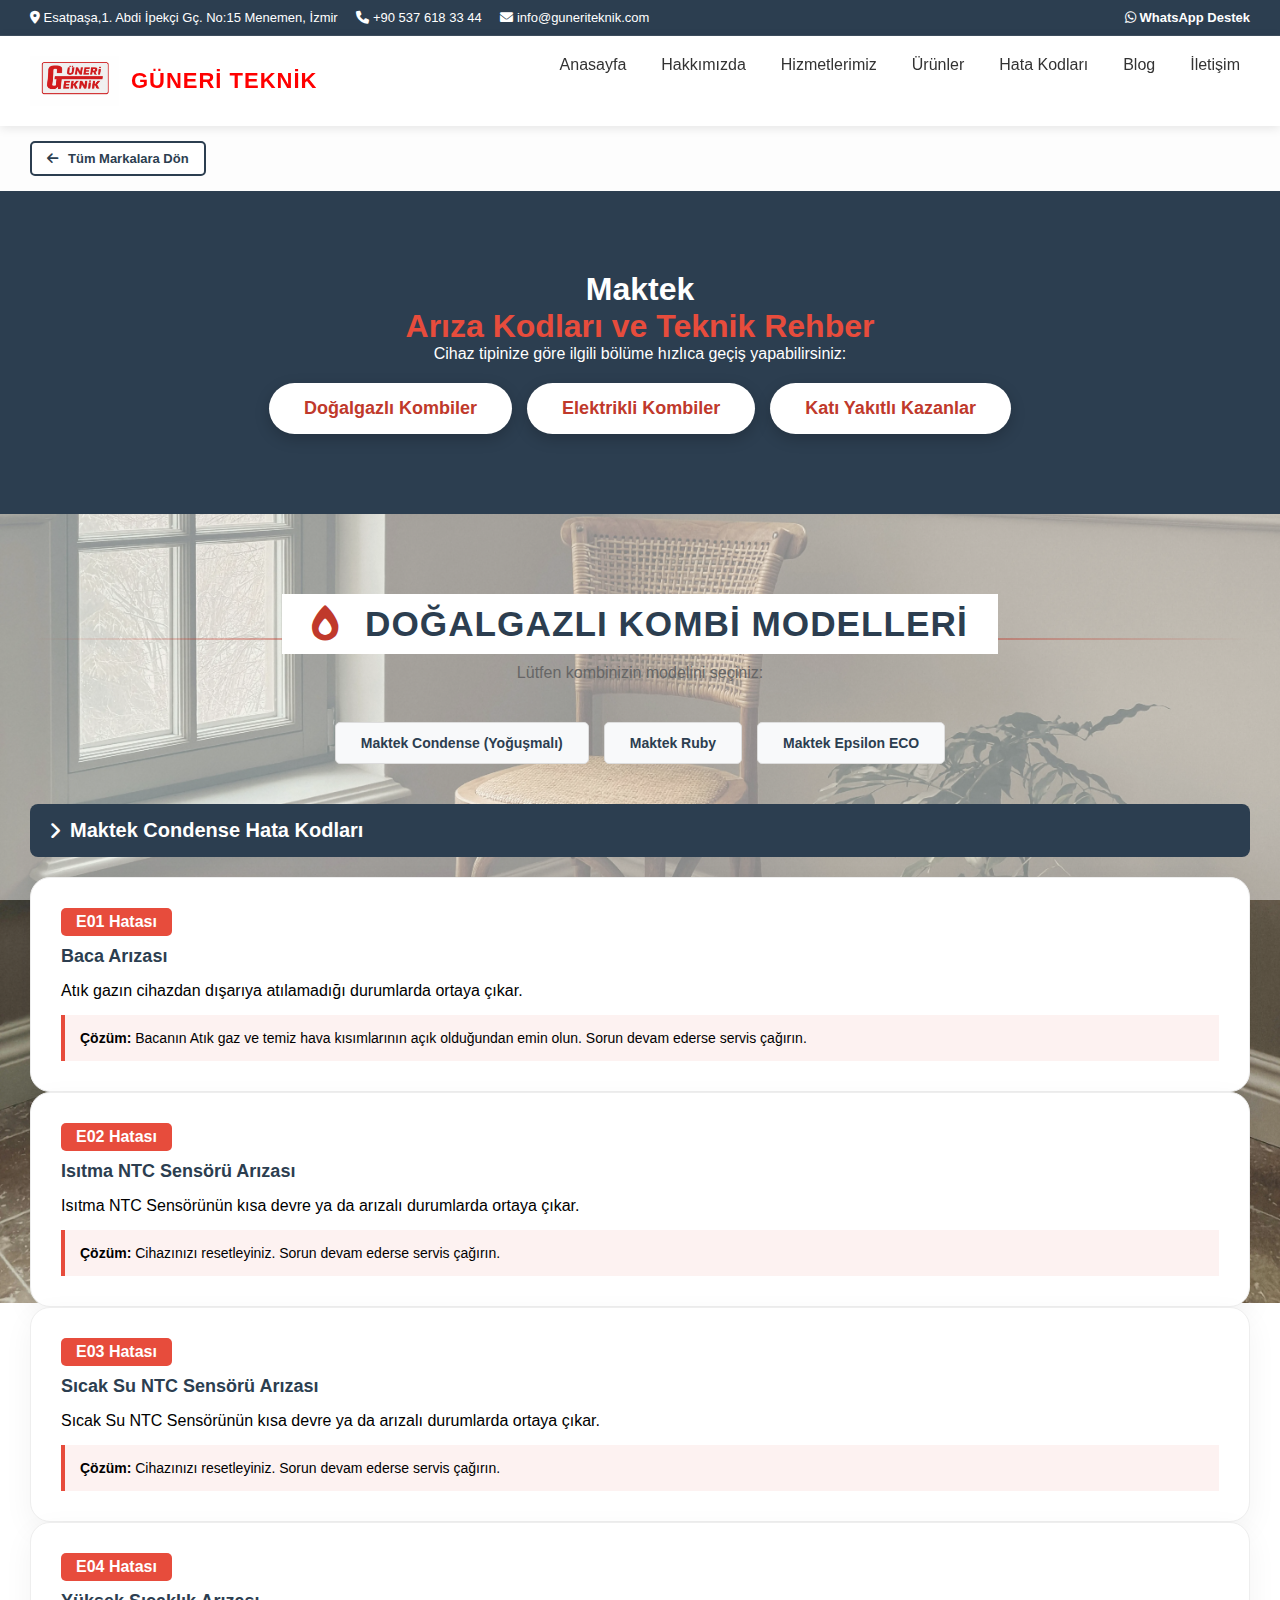
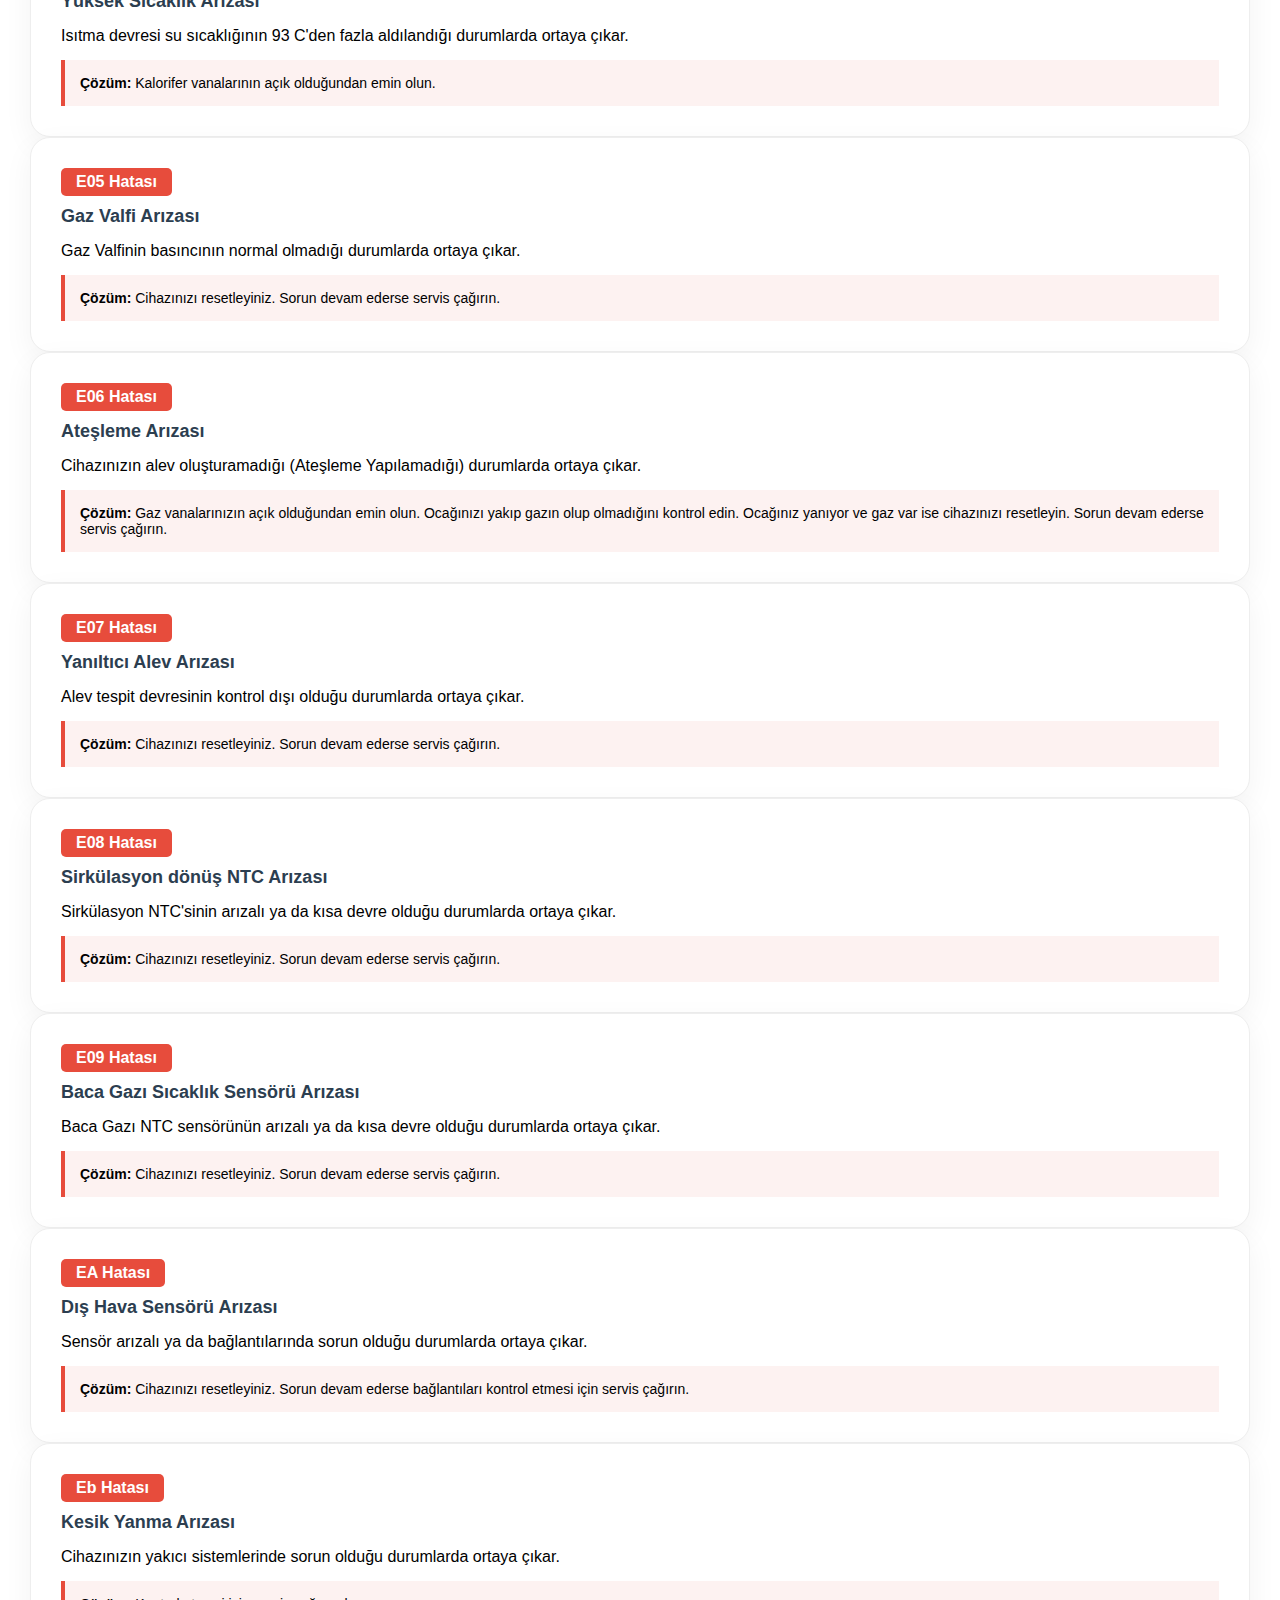
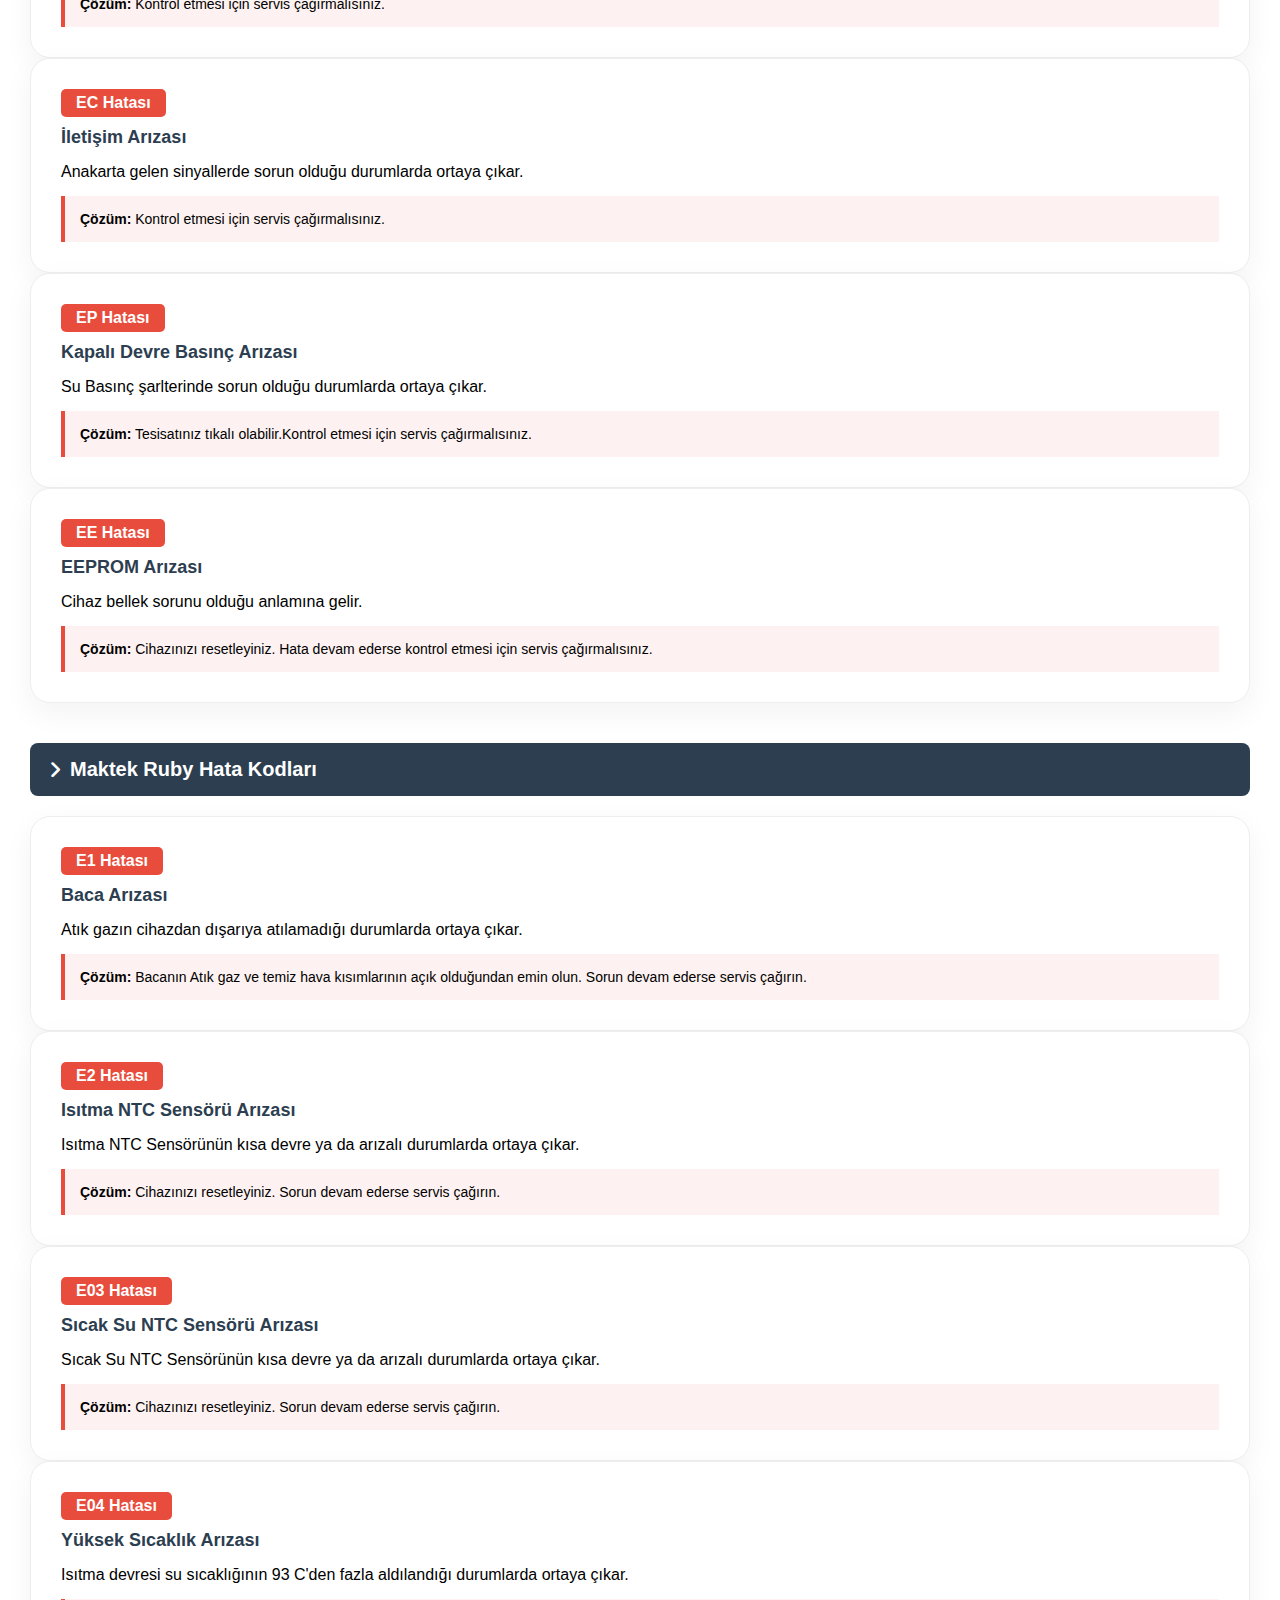
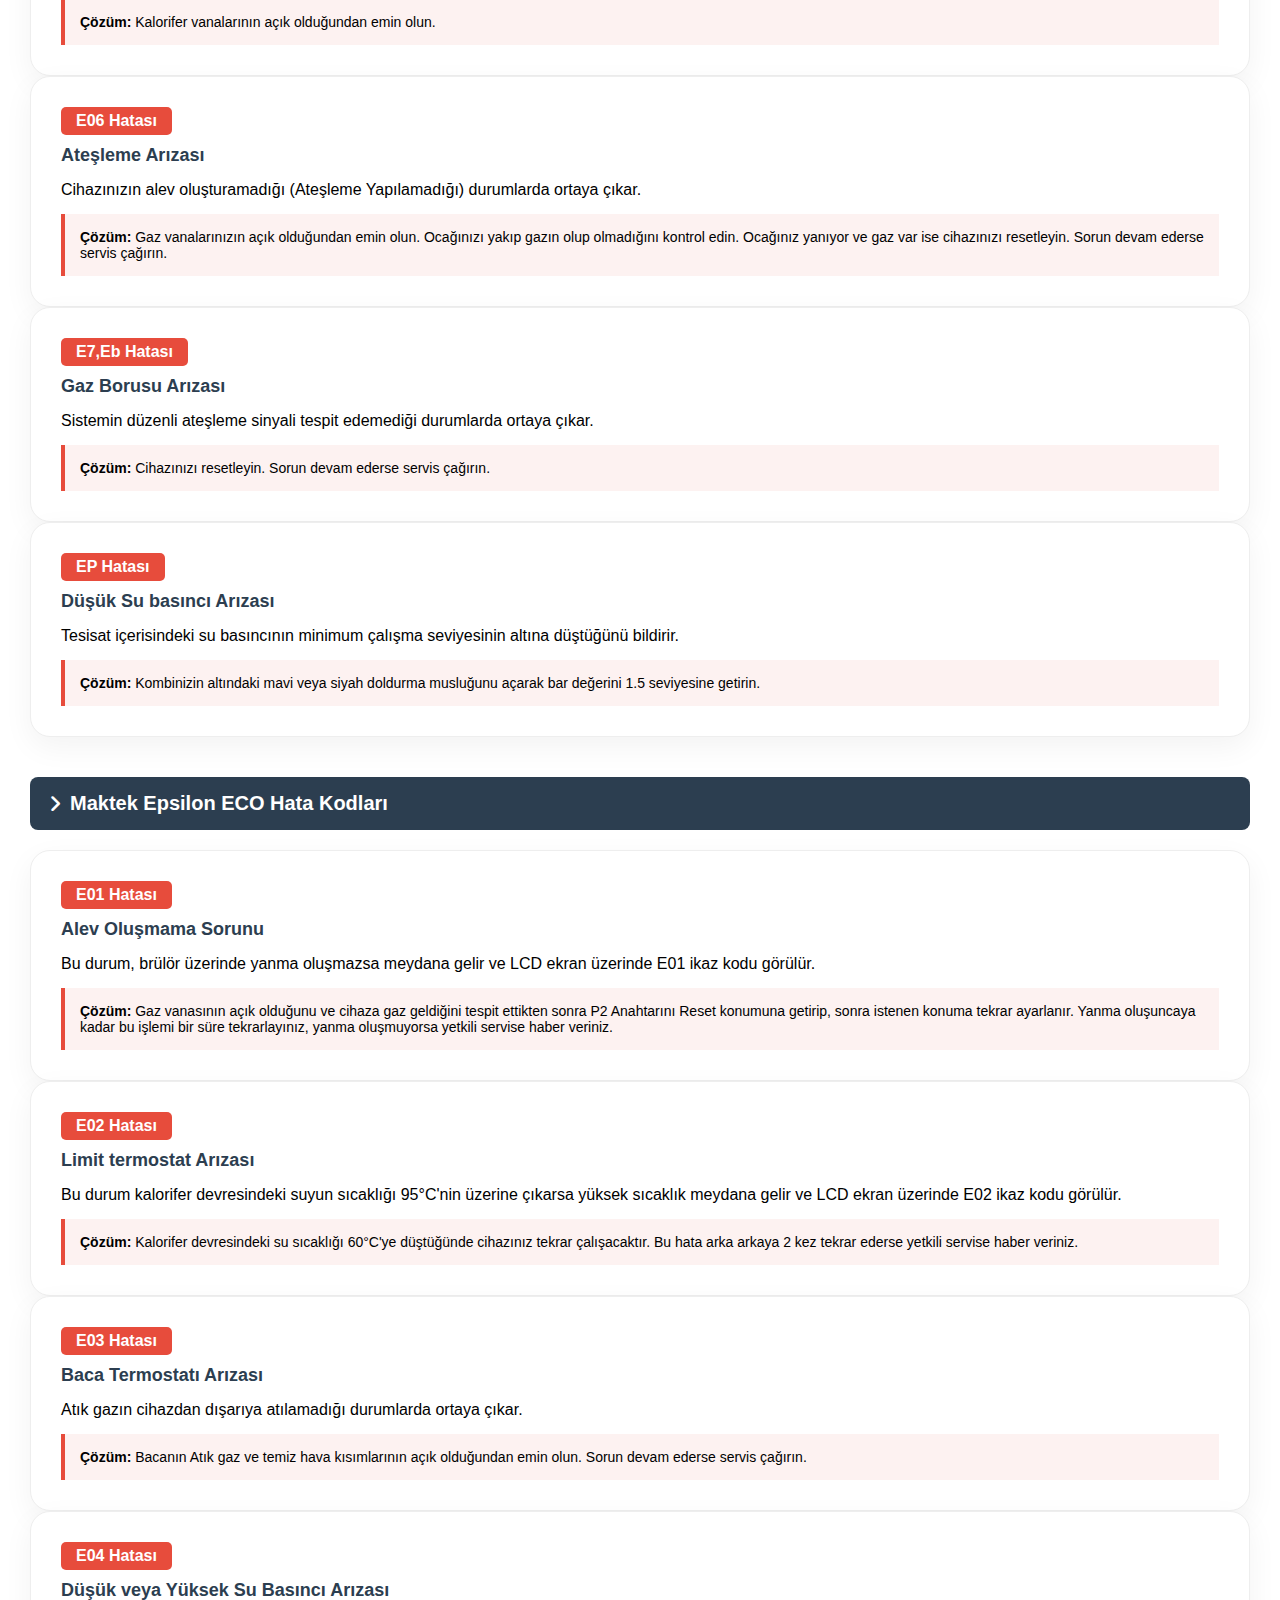
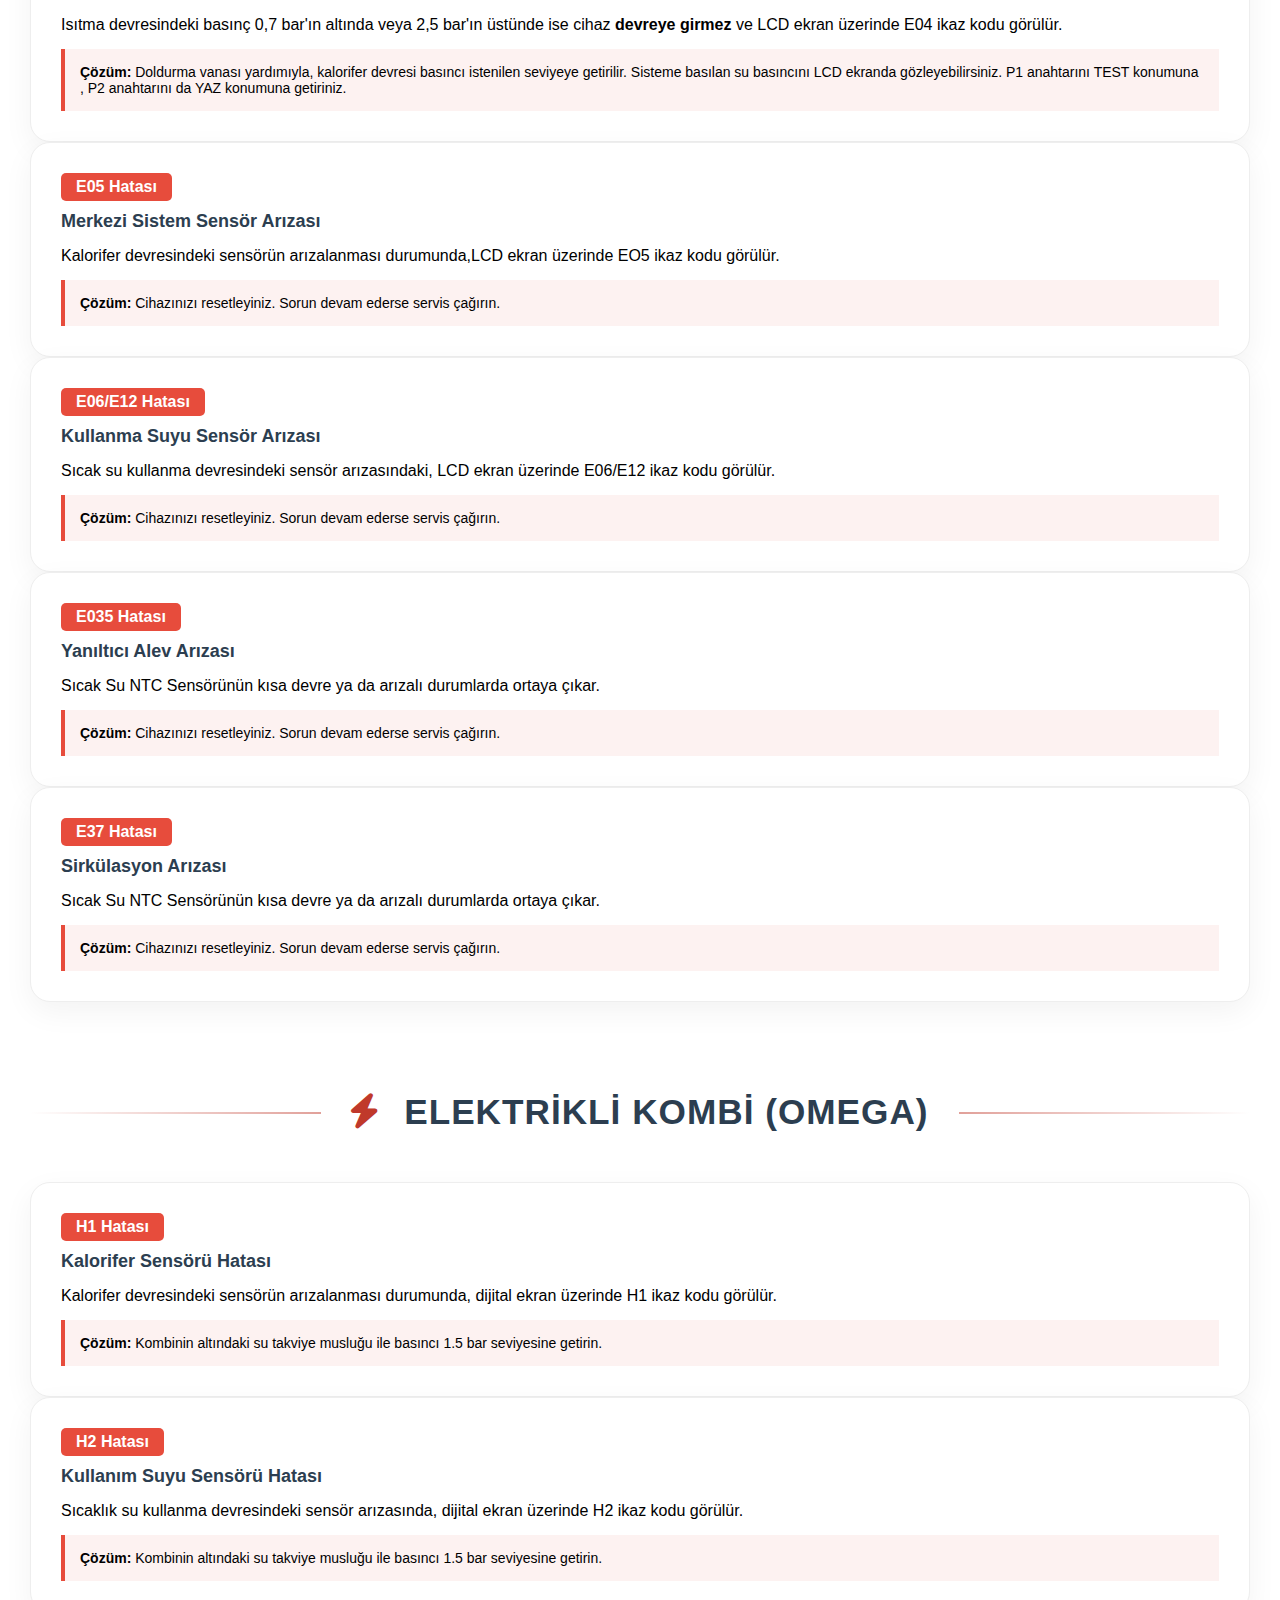
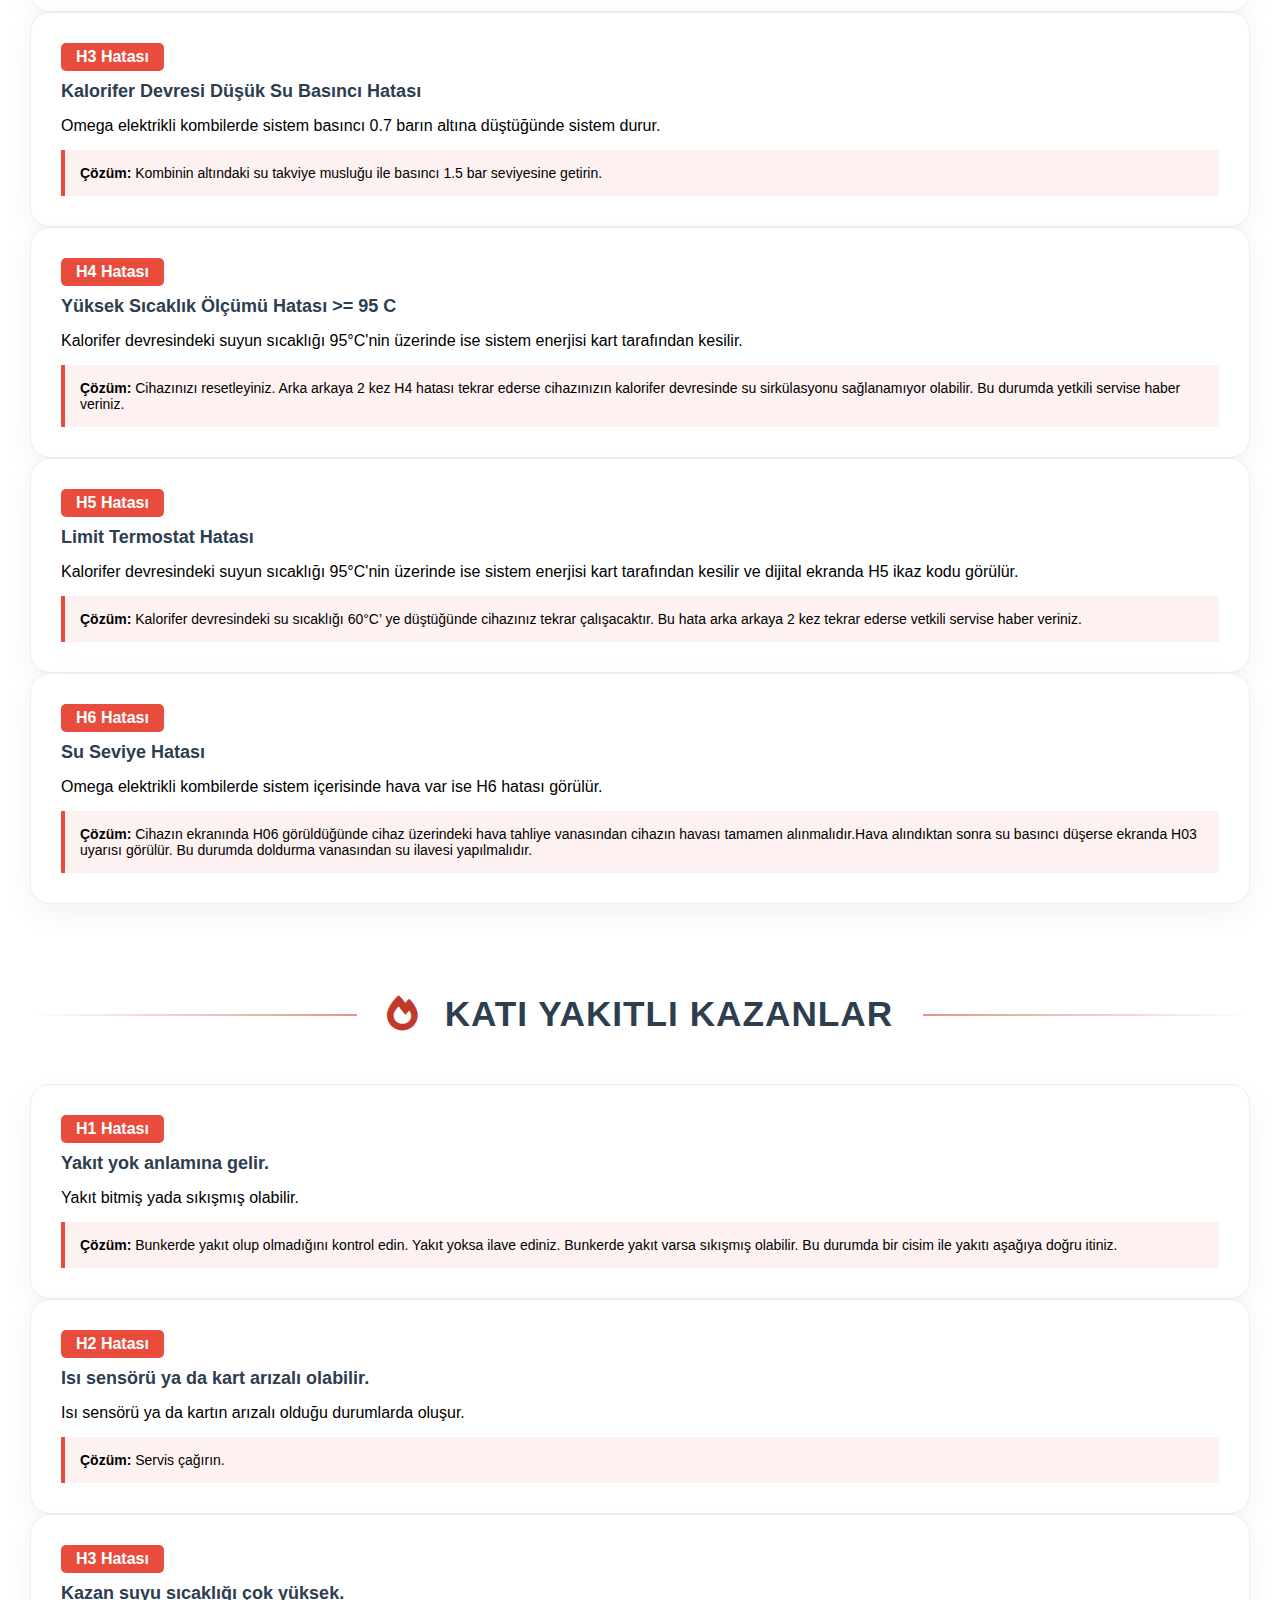
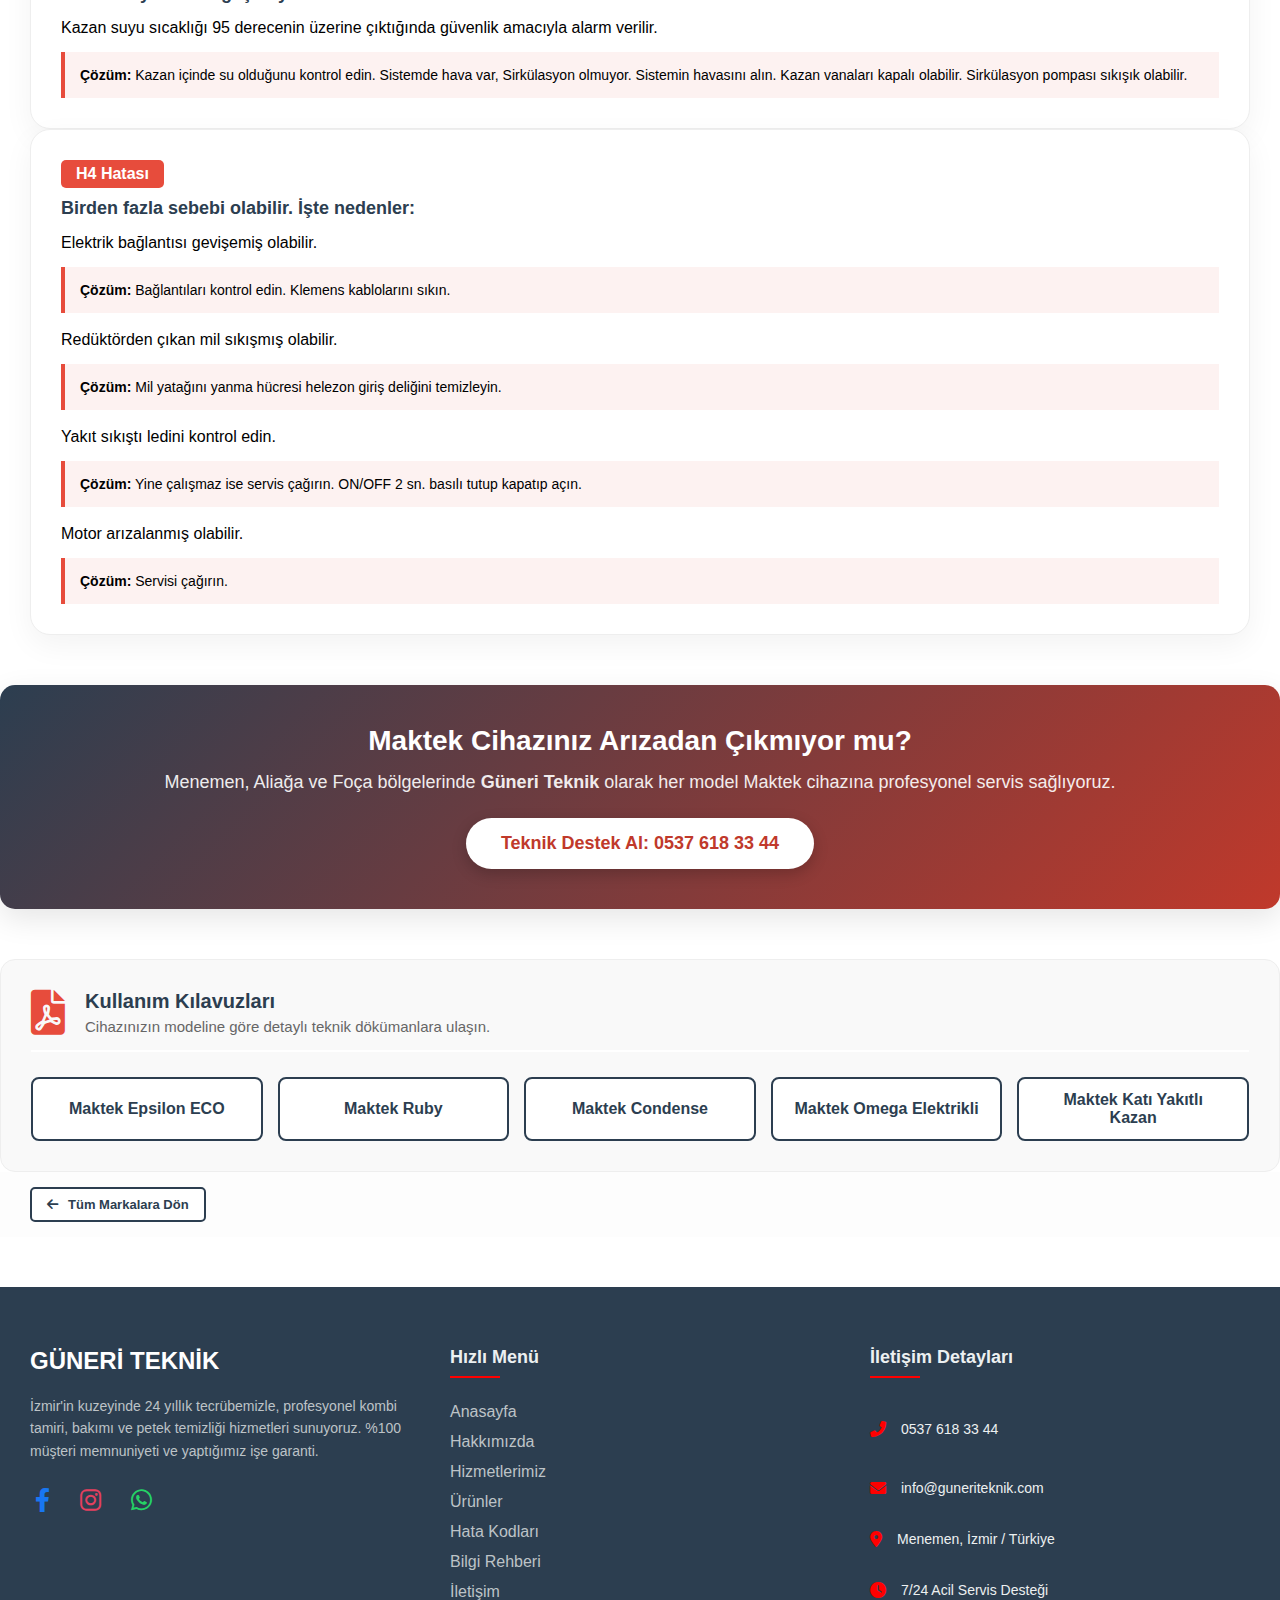
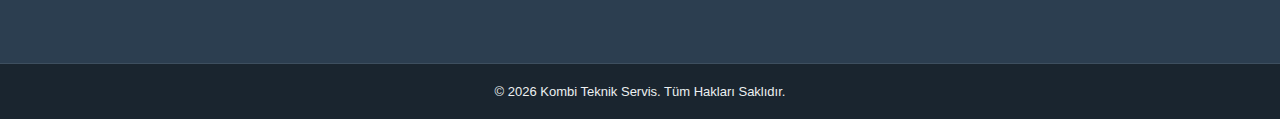
<file: hata-kodlari/maktek/index.html>
<!DOCTYPE html>
<html lang="tr">
<head>
    <meta charset="UTF-8">
    <meta name="viewport" content="width=device-width, initial-scale=1.0">
    <title>Maktek Kombi ve Kazan Arıza Kodları | Güneri Teknik</title>
    <meta name="description" content="Maktek doğalgazlı, elektrikli kombi ve katı yakıtlı kazan hata kodları rehberi.">
    <link rel="icon" type="image/png" href="../../img/logo/guneri-teknik.webp" class="g-icon" alt="Google">
    <link rel="stylesheet" href="../../wwwroot/css/style.css">
    <link rel="stylesheet" href="../../wwwroot/css/hata-kod.css">
    <link rel="preconnect" href="https://cdnjs.cloudflare.com" crossorigin>
    <link rel="stylesheet" href="https://cdnjs.cloudflare.com/ajax/libs/font-awesome/6.0.0/css/all.min.css"
          media="print" onload="this.media='all'">
    <noscript>
        <link rel="stylesheet" href="https://cdnjs.cloudflare.com/ajax/libs/font-awesome/6.0.0/css/all.min.css">
    </noscript>
</head>
<body class="page-error">
    <div class="top-bar">
        <div class="container">
            <div class="contact-info">
                <span><i class="fas fa-map-marker-alt"></i> Esatpaşa,1. Abdi İpekçi Gç. No:15 Menemen, İzmir</span>
                <a href="tel:+905376183344"><i class="fas fa-phone"></i> +90 537 618 33 44 </a>
                <a href="mailto:info@guneriteknik.com"><i class="fas fa-envelope"></i> info@guneriteknik.com</a>
            </div>
            <div class="social-info">
                <a href="https://wa.me/905376183344" target="_blank" class="whatsapp-link"><i class="fab fa-whatsapp"></i> WhatsApp Destek</a>
            </div>
        </div>
    </div>
    <header class="main-header">
        <nav class="container nav-wrapper">
            <div class="logo">
                <a href="../../index.html">
                    <img src="../../img/logo/guneri-teknik.webp" width="200" height="80" alt="Güneri Teknik Logo">
                    <strong>GÜNERİ TEKNİK</strong>
                </a>
            </div>
            <ul class="nav-menu">
                <li><a href="/">Anasayfa</a></li>
                    <li><a href="/hakkimizda/">Hakkımızda</a></li>
                    <li><a href="/hizmetler/">Hizmetlerimiz</a></li>
                    <li><a href="/urunler/">Ürünler</a></li>
                    <li><a href="/hata-kodlari/">Hata Kodları</a></li>
                    <li><a href="/blog/">Blog</a></li>
                    <li><a href="/iletisim/">İletişim</a></li>
            </ul>
            <div class="mobile-toggle"><i class="fas fa-bars"></i></div>
        </nav>
    </header>
    <main class="main-error">
        <section class="back-navigation">
            <div class="container">
                <a href="/hata-kodlari/" class="btn-outline-back">
                    <i class="fas fa-arrow-left"></i> Tüm Markalara Dön </a>
            </div>
        </section>
        <section class="error-hero">
            <div class="container">
                <h1>Maktek <br><span class="highlight">Arıza Kodları ve Teknik Rehber</span></h1>
                <p>Cihaz tipinize göre ilgili bölüme hızlıca geçiş yapabilirsiniz:</p>

                <div class="brand-nav">
                    <a href="#dogalgaz" class="cta-btn">Doğalgazlı Kombiler</a>
                    <a href="#elektrik" class="cta-btn">Elektrikli Kombiler</a>
                    <a href="#kazan" class="cta-btn">Katı Yakıtlı Kazanlar</a>
                </div>
            </div>
        </section>

        <div class="container">

            <div id="dogalgaz" class="section-title-wrapper">
                <h2><i class="fas fa-burn"></i> Doğalgazlı Kombi Modelleri</h2>
                <p>Lütfen kombinizin modelini seçiniz:</p>
            </div>

            <div class="model-selection-wrapper">
                <a href="#model-condense" class="model-link">Maktek Condense (Yoğuşmalı)</a>
                <a href="#model-ruby" class="model-link">Maktek Ruby</a>
                <a href="#model-epsilon" class="model-link">Maktek Epsilon ECO</a>
            </div>

            <section id="model-condense" class="model-section">
                <h3>Maktek Condense Hata Kodları</h3>

                <div class="error-card">
                    <span class="error-code">E01 Hatası</span>
                    <span class="error-title">Baca Arızası</span>
                    <p>Atık gazın cihazdan dışarıya atılamadığı durumlarda ortaya çıkar.</p>
                    <div class="solution-box">
                        <strong>Çözüm:</strong> Bacanın Atık gaz ve temiz hava kısımlarının açık olduğundan emin olun. Sorun devam ederse servis çağırın.
                    </div>
                </div>
                <div class="error-card">
                    <span class="error-code">E02 Hatası</span>
                    <span class="error-title">Isıtma NTC Sensörü Arızası</span>
                    <p>Isıtma NTC Sensörünün kısa devre ya da arızalı durumlarda ortaya çıkar.</p>
                    <div class="solution-box">
                        <strong>Çözüm:</strong> Cihazınızı resetleyiniz. Sorun devam ederse servis çağırın.
                    </div>
                </div>
                <div class="error-card">
                    <span class="error-code">E03 Hatası</span>
                    <span class="error-title">Sıcak Su NTC Sensörü Arızası</span>
                    <p>Sıcak Su NTC Sensörünün kısa devre ya da arızalı durumlarda ortaya çıkar.</p>
                    <div class="solution-box">
                        <strong>Çözüm:</strong> Cihazınızı resetleyiniz. Sorun devam ederse servis çağırın.
                    </div>
                </div>
                <div class="error-card">
                    <span class="error-code">E04 Hatası</span>
                    <span class="error-title">Yüksek Sıcaklık Arızası</span>
                    <p>Isıtma devresi su sıcaklığının 93 C'den fazla aldılandığı durumlarda ortaya çıkar.</p>
                    <div class="solution-box">
                        <strong>Çözüm:</strong> Kalorifer vanalarının açık olduğundan emin olun.
                    </div>
                </div>
                <div class="error-card">
                    <span class="error-code">E05 Hatası</span>
                    <span class="error-title">Gaz Valfi Arızası</span>
                    <p>Gaz Valfinin basıncının normal olmadığı durumlarda ortaya çıkar.</p>
                    <div class="solution-box">
                        <strong>Çözüm:</strong> Cihazınızı resetleyiniz. Sorun devam ederse servis çağırın.
                    </div>
                </div>
                <div class="error-card">
                    <span class="error-code">E06 Hatası</span>
                    <span class="error-title">Ateşleme Arızası</span>
                    <p>Cihazınızın alev oluşturamadığı (Ateşleme Yapılamadığı) durumlarda ortaya çıkar.</p>
                    <div class="solution-box">
                        <strong>Çözüm:</strong> Gaz vanalarınızın açık olduğundan emin olun. Ocağınızı yakıp gazın olup olmadığını kontrol edin.
                        Ocağınız yanıyor ve gaz var ise cihazınızı resetleyin. Sorun devam ederse servis çağırın.
                    </div>
                </div>
                <div class="error-card">
                    <span class="error-code">E07 Hatası</span>
                    <span class="error-title">Yanıltıcı Alev Arızası</span>
                    <p>Alev tespit devresinin kontrol dışı olduğu durumlarda ortaya çıkar.</p>
                    <div class="solution-box">
                        <strong>Çözüm:</strong> Cihazınızı resetleyiniz. Sorun devam ederse servis çağırın.
                    </div>
                </div>
                <div class="error-card">
                    <span class="error-code">E08 Hatası</span>
                    <span class="error-title">Sirkülasyon dönüş NTC Arızası</span>
                    <p>Sirkülasyon NTC'sinin arızalı ya da kısa devre olduğu durumlarda ortaya çıkar.</p>
                    <div class="solution-box">
                        <strong>Çözüm:</strong> Cihazınızı resetleyiniz. Sorun devam ederse servis çağırın.
                    </div>
                </div>
                <div class="error-card">
                    <span class="error-code">E09 Hatası</span>
                    <span class="error-title">Baca Gazı Sıcaklık Sensörü Arızası</span>
                    <p>Baca Gazı NTC sensörünün arızalı ya da kısa devre olduğu durumlarda ortaya çıkar.</p>
                    <div class="solution-box">
                        <strong>Çözüm:</strong> Cihazınızı resetleyiniz. Sorun devam ederse servis çağırın.
                    </div>
                </div>
                <div class="error-card">
                    <span class="error-code">EA Hatası</span>
                    <span class="error-title">Dış Hava Sensörü Arızası</span>
                    <p>Sensör arızalı ya da bağlantılarında sorun olduğu durumlarda ortaya çıkar.</p>
                    <div class="solution-box">
                        <strong>Çözüm:</strong> Cihazınızı resetleyiniz. Sorun devam ederse bağlantıları kontrol etmesi için servis çağırın.
                    </div>
                </div>
                <div class="error-card">
                    <span class="error-code">Eb Hatası</span>
                    <span class="error-title">Kesik Yanma Arızası</span>
                    <p>Cihazınızın yakıcı sistemlerinde sorun olduğu durumlarda ortaya çıkar.</p>
                    <div class="solution-box">
                        <strong>Çözüm:</strong> Kontrol etmesi için servis çağırmalısınız.
                    </div>
                </div>
                <div class="error-card">
                    <span class="error-code">EC Hatası</span>
                    <span class="error-title">İletişim Arızası</span>
                    <p>Anakarta gelen sinyallerde sorun olduğu durumlarda ortaya çıkar.</p>
                    <div class="solution-box">
                        <strong>Çözüm:</strong> Kontrol etmesi için servis çağırmalısınız.
                    </div>
                </div>
                <div class="error-card">
                    <span class="error-code">EP Hatası</span>
                    <span class="error-title">Kapalı Devre Basınç Arızası</span>
                    <p>Su Basınç şarlterinde sorun olduğu durumlarda ortaya çıkar.</p>
                    <div class="solution-box">
                        <strong>Çözüm:</strong> Tesisatınız tıkalı olabilir.Kontrol etmesi için servis çağırmalısınız.
                    </div>
                </div>
                <div class="error-card">
                    <span class="error-code">EE Hatası</span>
                    <span class="error-title">EEPROM Arızası</span>
                    <p>Cihaz bellek sorunu olduğu anlamına gelir.</p>
                    <div class="solution-box">
                        <strong>Çözüm:</strong> Cihazınızı resetleyiniz. Hata devam ederse kontrol etmesi için servis çağırmalısınız.
                    </div>
                </div>
            </section>
            <section id="model-ruby" class="model-section">
                <h3>Maktek Ruby Hata Kodları</h3>

                <div class="error-card">
                    <span class="error-code">E1 Hatası</span>
                    <span class="error-title">Baca Arızası</span>
                    <p>Atık gazın cihazdan dışarıya atılamadığı durumlarda ortaya çıkar.</p>
                    <div class="solution-box">
                        <strong>Çözüm:</strong> Bacanın Atık gaz ve temiz hava kısımlarının açık olduğundan emin olun. Sorun devam ederse servis çağırın.
                    </div>
                </div>
                <div class="error-card">
                    <span class="error-code">E2 Hatası</span>
                    <span class="error-title">Isıtma NTC Sensörü Arızası</span>
                    <p>Isıtma NTC Sensörünün kısa devre ya da arızalı durumlarda ortaya çıkar.</p>
                    <div class="solution-box">
                        <strong>Çözüm:</strong> Cihazınızı resetleyiniz. Sorun devam ederse servis çağırın.
                    </div>
                </div>
                <div class="error-card">
                    <span class="error-code">E03 Hatası</span>
                    <span class="error-title">Sıcak Su NTC Sensörü Arızası</span>
                    <p>Sıcak Su NTC Sensörünün kısa devre ya da arızalı durumlarda ortaya çıkar.</p>
                    <div class="solution-box">
                        <strong>Çözüm:</strong> Cihazınızı resetleyiniz. Sorun devam ederse servis çağırın.
                    </div>
                </div>
                <div class="error-card">
                    <span class="error-code">E04 Hatası</span>
                    <span class="error-title">Yüksek Sıcaklık Arızası</span>
                    <p>Isıtma devresi su sıcaklığının 93 C'den fazla aldılandığı durumlarda ortaya çıkar.</p>
                    <div class="solution-box">
                        <strong>Çözüm:</strong> Kalorifer vanalarının açık olduğundan emin olun.
                    </div>
                </div>
                <div class="error-card">
                    <span class="error-code">E06 Hatası</span>
                    <span class="error-title">Ateşleme Arızası</span>
                    <p>Cihazınızın alev oluşturamadığı (Ateşleme Yapılamadığı) durumlarda ortaya çıkar.</p>
                    <div class="solution-box">
                        <strong>Çözüm:</strong> Gaz vanalarınızın açık olduğundan emin olun. Ocağınızı yakıp gazın olup olmadığını kontrol edin.
                        Ocağınız yanıyor ve gaz var ise cihazınızı resetleyin. Sorun devam ederse servis çağırın.
                    </div>
                </div>
                <div class="error-card">
                    <span class="error-code">E7,Eb Hatası</span>
                    <span class="error-title">Gaz Borusu Arızası</span>
                    <p>Sistemin düzenli ateşleme sinyali tespit edemediği durumlarda ortaya çıkar.</p>
                    <div class="solution-box">
                        <strong>Çözüm:</strong> Cihazınızı resetleyin. Sorun devam ederse servis çağırın.
                    </div>
                </div>
                <div class="error-card">
                    <span class="error-code">EP Hatası</span>
                    <span class="error-title">Düşük Su basıncı Arızası </span>
                    <p>Tesisat içerisindeki su basıncının minimum çalışma seviyesinin altına düştüğünü bildirir.</p>
                    <div class="solution-box">
                        <strong>Çözüm:</strong> Kombinizin altındaki mavi veya siyah doldurma musluğunu açarak bar değerini 1.5 seviyesine getirin.
                    </div>
                </div>
            </section>
            <section id="model-epsilon" class="model-section">
                <h3>Maktek Epsilon ECO Hata Kodları</h3>

                <div class="error-card">
                    <span class="error-code">E01 Hatası</span>
                    <span class="error-title">Alev Oluşmama Sorunu</span>
                    <p>Bu durum, brülör üzerinde yanma oluşmazsa meydana gelir ve LCD ekran üzerinde E01 ikaz kodu görülür.</p>
                    <div class="solution-box">
                        <strong>Çözüm:</strong> Gaz vanasının açık olduğunu ve cihaza gaz geldiğini tespit
                        ettikten sonra P2 Anahtarını Reset konumuna getirip, sonra istenen konuma
                        tekrar ayarlanır. Yanma oluşuncaya kadar bu işlemi bir süre tekrarlayınız, yanma
                        oluşmuyorsa yetkili servise haber veriniz.
                    </div>
                </div>
                <div class="error-card">
                    <span class="error-code">E02 Hatası</span>
                    <span class="error-title">Limit termostat Arızası</span>
                    <p>Bu durum kalorifer devresindeki suyun sıcaklığı 95°C'nin üzerine çıkarsa
                        yüksek sıcaklık meydana gelir ve LCD ekran üzerinde E02 ikaz kodu görülür.</p>
                    <div class="solution-box">
                        <strong>Çözüm:</strong> Kalorifer devresindeki su sıcaklığı 60°C'ye düştüğünde
                        cihazınız tekrar çalışacaktır. Bu hata arka arkaya 2 kez tekrar ederse yetkili
                        servise haber veriniz.
                    </div>
                </div>
                <div class="error-card">
                    <span class="error-code">E03 Hatası</span>
                    <span class="error-title">Baca Termostatı Arızası</span>
                    <p>Atık gazın cihazdan dışarıya atılamadığı durumlarda ortaya çıkar.</p>
                    <div class="solution-box">
                        <strong>Çözüm:</strong> Bacanın Atık gaz ve temiz hava kısımlarının açık olduğundan emin olun. Sorun devam ederse servis çağırın.
                    </div>
                </div>
                <div class="error-card">
                    <span class="error-code">E04 Hatası</span>
                    <span class="error-title">Düşük veya Yüksek Su Basıncı Arızası </span>
                    <p>Isıtma devresindeki basınç 0,7 bar'ın altında veya 2,5 bar'ın üstünde ise cihaz
                        <strong>devreye girmez</strong> ve LCD ekran üzerinde E04 ikaz kodu görülür.</p>
                    <div class="solution-box">
                        <strong>Çözüm:</strong> Doldurma vanası yardımıyla, kalorifer devresi basıncı istenilen seviyeye getirilir. Sisteme basılan su basıncını LCD ekranda
                        gözleyebilirsiniz. P1 anahtarını TEST konumuna , P2 anahtarını da YAZ konumuna getiriniz.
                    </div>
                </div>
                <div class="error-card">
                    <span class="error-code">E05 Hatası</span>
                    <span class="error-title">Merkezi Sistem Sensör Arızası</span>
                    <p>Kalorifer devresindeki sensörün arızalanması durumunda,LCD ekran üzerinde EO5 ikaz kodu görülür.</p>
                    <div class="solution-box">
                        <strong>Çözüm:</strong> Cihazınızı resetleyiniz. Sorun devam ederse servis çağırın.
                    </div>
                </div>
                <div class="error-card">
                    <span class="error-code">E06/E12 Hatası</span>
                    <span class="error-title">Kullanma Suyu Sensör Arızası</span>
                    <p>Sıcak su kullanma devresindeki sensör arızasındaki, LCD ekran üzerinde E06/E12 ikaz kodu görülür.</p>
                    <div class="solution-box">
                        <strong>Çözüm:</strong> Cihazınızı resetleyiniz. Sorun devam ederse servis çağırın.
                    </div>
                </div>
                <div class="error-card">
                    <span class="error-code">E035 Hatası</span>
                    <span class="error-title">Yanıltıcı Alev Arızası</span>
                    <p>Sıcak Su NTC Sensörünün kısa devre ya da arızalı durumlarda ortaya çıkar.</p>
                    <div class="solution-box">
                        <strong>Çözüm:</strong> Cihazınızı resetleyiniz. Sorun devam ederse servis çağırın.
                    </div>
                </div>
                <div class="error-card">
                    <span class="error-code">E37 Hatası</span>
                    <span class="error-title">Sirkülasyon Arızası</span>
                    <p>Sıcak Su NTC Sensörünün kısa devre ya da arızalı durumlarda ortaya çıkar.</p>
                    <div class="solution-box">
                        <strong>Çözüm:</strong> Cihazınızı resetleyiniz. Sorun devam ederse servis çağırın.
                    </div>
                </div>
            </section>
            <div id="elektrik" class="section-title-wrapper">
                <h2><i class="fas fa-bolt"></i> Elektrikli Kombi (Omega)</h2>
            </div>
            <div class="error-card">
                <span class="error-code">H1 Hatası</span>
                <span class="error-title">Kalorifer Sensörü Hatası</span>
                <p> Kalorifer devresindeki sensörün arızalanması durumunda, dijital ekran üzerinde H1 ikaz kodu görülür.</p>
                <div class="solution-box">
                    <strong>Çözüm:</strong> Kombinin altındaki su takviye musluğu ile basıncı 1.5 bar seviyesine getirin.
                </div>
            </div>
            <div class="error-card">
                <span class="error-code">H2 Hatası</span>
                <span class="error-title">Kullanım Suyu Sensörü Hatası</span>
                <p> Sıcaklık su kullanma devresindeki sensör arızasında, dijital ekran üzerinde H2 ikaz kodu görülür.</p>
                <div class="solution-box">
                    <strong>Çözüm:</strong> Kombinin altındaki su takviye musluğu ile basıncı 1.5 bar seviyesine getirin.
                </div>
            </div>
            <div class="error-card">
                <span class="error-code">H3 Hatası</span>
                <span class="error-title">Kalorifer Devresi Düşük Su Basıncı Hatası</span>
                <p>Omega elektrikli kombilerde sistem basıncı 0.7 barın altına düştüğünde sistem durur.</p>
                <div class="solution-box">
                    <strong>Çözüm:</strong> Kombinin altındaki su takviye musluğu ile basıncı 1.5 bar seviyesine getirin.
                </div>
            </div>
            <div class="error-card">
                <span class="error-code">H4 Hatası</span>
                <span class="error-title">Yüksek Sıcaklık Ölçümü Hatası >= 95 C</span>
                <p>Kalorifer devresindeki suyun sıcaklığı 95°C'nin üzerinde ise sistem enerjisi kart tarafından kesilir.</p>
                <div class="solution-box">
                    <strong>Çözüm:</strong> Cihazınızı resetleyiniz. Arka arkaya 2 kez H4 hatası tekrar ederse cihazınızın kalorifer devresinde su sirkülasyonu sağlanamıyor olabilir. Bu durumda yetkili servise haber veriniz.
                </div>
            </div>
            <div class="error-card">
                <span class="error-code">H5 Hatası</span>
                <span class="error-title">Limit Termostat Hatası</span>
                <p>Kalorifer devresindeki suyun sıcaklığı 95°C'nin üzerinde ise sistem enerjisi kart tarafından kesilir ve dijital ekranda H5 ikaz kodu görülür.</p>
                <div class="solution-box">
                    <strong>Çözüm:</strong> Kalorifer devresindeki su sıcaklığı 60°C’ ye düştüğünde cihazınız tekrar çalışacaktır. Bu hata arka arkaya 2 kez tekrar ederse vetkili servise haber veriniz.
                </div>
            </div>
            <div class="error-card">
                <span class="error-code">H6 Hatası</span>
                <span class="error-title">Su Seviye Hatası</span>
                <p>Omega elektrikli kombilerde sistem içerisinde hava var ise H6 hatası görülür.</p>
                <div class="solution-box">
                    <strong>Çözüm:</strong> Cihazın ekranında H06 görüldüğünde cihaz üzerindeki hava tahliye vanasından cihazın havası tamamen alınmalıdır.Hava alındıktan sonra su basıncı düşerse ekranda H03 uyarısı görülür.
                    Bu durumda doldurma vanasından su ilavesi yapılmalıdır.
                </div>
            </div>
            <div id="kazan" class="section-title-wrapper">
                <h2><i class="fas fa-fire"></i> Katı Yakıtlı Kazanlar</h2>
            </div>
            <div class="error-card">
                <span class="error-code">H1 Hatası</span>
                <span class="error-title">Yakıt yok anlamına gelir.</span>
                <p>Yakıt bitmiş yada sıkışmış olabilir.</p>
                <div class="solution-box">
                    <strong>Çözüm:</strong> Bunkerde yakıt olup olmadığını kontrol edin. Yakıt yoksa ilave ediniz.
                    Bunkerde yakıt varsa sıkışmış olabilir. Bu durumda bir cisim ile yakıtı aşağıya doğru itiniz.
                </div>
            </div>
            <div class="error-card">
                <span class="error-code">H2 Hatası</span>
                <span class="error-title">Isı sensörü ya da kart arızalı olabilir.</span>
                <p>Isı sensörü ya da kartın arızalı olduğu durumlarda oluşur.</p>
                <div class="solution-box">
                    <strong>Çözüm:</strong> Servis çağırın.
                </div>
            </div>
            <div class="error-card">
                <span class="error-code">H3 Hatası</span>
                <span class="error-title">Kazan suyu sıcaklığı çok yüksek.</span>
                <p>Kazan suyu sıcaklığı 95 derecenin üzerine çıktığında güvenlik amacıyla alarm verilir.</p>
                <div class="solution-box">
                    <strong>Çözüm:</strong> Kazan içinde su olduğunu kontrol edin. Sistemde hava var, Sirkülasyon olmuyor. Sistemin havasını alın.
                    Kazan vanaları kapalı olabilir. Sirkülasyon pompası sıkışık olabilir.
                </div>
            </div>
            <div class="error-card">
                <span class="error-code">H4 Hatası</span>
                <span class="error-title">Birden fazla sebebi olabilir. İşte nedenler:</span>
                <p> Elektrik bağlantısı gevişemiş olabilir.</p>
                <div class="solution-box">
                    <strong>Çözüm:</strong> Bağlantıları kontrol edin. Klemens kablolarını sıkın.
                </div><br>
                <p> Redüktörden çıkan mil sıkışmış olabilir.</p>
                <div class="solution-box">
                    <strong>Çözüm:</strong> Mil yatağını yanma hücresi helezon giriş deliğini temizleyin.
                </div><br>
                <p> Yakıt sıkıştı ledini kontrol edin.</p>
                <div class="solution-box">
                    <strong>Çözüm:</strong> Yine çalışmaz ise servis çağırın. ON/OFF 2 sn. basılı tutup kapatıp açın.
                </div><br>
                <p> Motor arızalanmış olabilir.</p>
                <div class="solution-box">
                    <strong>Çözüm:</strong>  Servisi çağırın.
                </div>
            </div>
        </div>
        <div class="cta-section">
            <h2>Maktek Cihazınız Arızadan Çıkmıyor mu?</h2>
            <p>Menemen, Aliağa ve Foça bölgelerinde <strong>Güneri Teknik</strong> olarak her model Maktek cihazına profesyonel servis sağlıyoruz.</p>
            <a href="tel:+905376183344" class="cta-btn">Teknik Destek Al: 0537 618 33 44</a>
        </div>
        <div class="kilavuz-box">
            <div class="kilavuz-header">
                <div class="kilavuz-icon"><i class="fas fa-file-pdf"></i></div>
                <div class="kilavuz-text">
                    <h4>Kullanım Kılavuzları</h4>
                    <p>Cihazınızın modeline göre detaylı teknik dökümanlara ulaşın.</p>
                </div>
            </div>
            <div class="kilavuz-links">
                <a href="../../pdf/maktek-epsilon-eco-kullanim-kilavuzu.pdf" target="_blank" class="kilavuz-download-btn">Maktek Epsilon ECO</a>
                <a href="../../pdf/maktek-ruby-kullanim-kilavuzu.pdf" target="_blank" class="kilavuz-download-btn">Maktek Ruby</a>
                <a href="../../pdf/maktek-condense-kullanim-kilavuzu.pdf" target="_blank" class="kilavuz-download-btn">Maktek Condense</a>
                <a href="../../pdf/maktek-omega-elektrikli-kullanim-kilavuzu.pdf" target="_blank" class="kilavuz-download-btn">Maktek Omega Elektrikli</a>
                <a href="../../pdf/otomatik-komurlu-kat-kaloriferi.pdf" target="_blank" class="kilavuz-download-btn">Maktek Katı Yakıtlı Kazan</a>
            </div>
        </div>
    </main>
    <section class="back-navigation">
            <div class="container">
                <a href="/hata-kodlari/" class="btn-outline-back">
                    <i class="fas fa-arrow-left"></i> Tüm Markalara Dön </a>
            </div>
        </section>
    <footer class="main-footer">
        <div class="container footer-grid">
            <div class="footer-col">
                <div class="footer-logo">
                    <strong>GÜNERİ TEKNİK</strong>
                </div>
                <p>İzmir'in kuzeyinde 24 yıllık tecrübemizle, profesyonel kombi tamiri, bakımı ve petek temizliği hizmetleri sunuyoruz. %100 müşteri memnuniyeti ve yaptığımız işe garanti.</p>
                <div class="footer-social">
                    <a href="#"><i class="fab fa-facebook-f"></i></a>
                    <a href="#"><i class="fab fa-instagram"></i></a>
                    <a href="https://wa.me/905376183344"><i class="fab fa-whatsapp"></i></a>
                </div>
            </div>
            <div class="footer-col">
                <h4>Hızlı Menü</h4>
                <ul>
                    <li><a href="/">Anasayfa</a></li>
                    <li><a href="/hakkimizda/">Hakkımızda</a></li>
                    <li><a href="/hizmetler/">Hizmetlerimiz</a></li>
                    <li><a href="/urunler/">Ürünler</a></li>
                    <li><a href="/hata-kodlari/">Hata Kodları</a></li>
                    <li><a href="/blog/">Bilgi Rehberi</a></li>
                    <li><a href="/iletisim/">İletişim</a></li>
                </ul>
            </div>
            <div class="footer-col">
                <h4>İletişim Detayları</h4>
                <div class="contact-item">
                    <i class="fas fa-phone-alt"></i>
                    <span><a href="tel:+905376183344">0537 618 33 44</a></span>
                </div>
                <div class="contact-item">
                    <i class="fas fa-envelope"></i>
                    <span>info@guneriteknik.com</span>
                </div>
                <div class="contact-item">
                    <i class="fas fa-map-marker-alt"></i>
                    <span>Menemen, İzmir / Türkiye</span>
                </div>
                <div class="contact-item">
                    <i class="fas fa-clock"></i>
                    <span>7/24 Acil Servis Desteği</span>
                </div>
            </div>
        </div>
        <div class="footer-bottom">
            <div class="container">
                <p>&copy; 2026 Kombi Teknik Servis. Tüm Hakları Saklıdır.</p>
            </div>
        </div>
    </footer>
    <script src="../../wwwroot/js/site.js" defer></script>
</body>
</html>
</file>
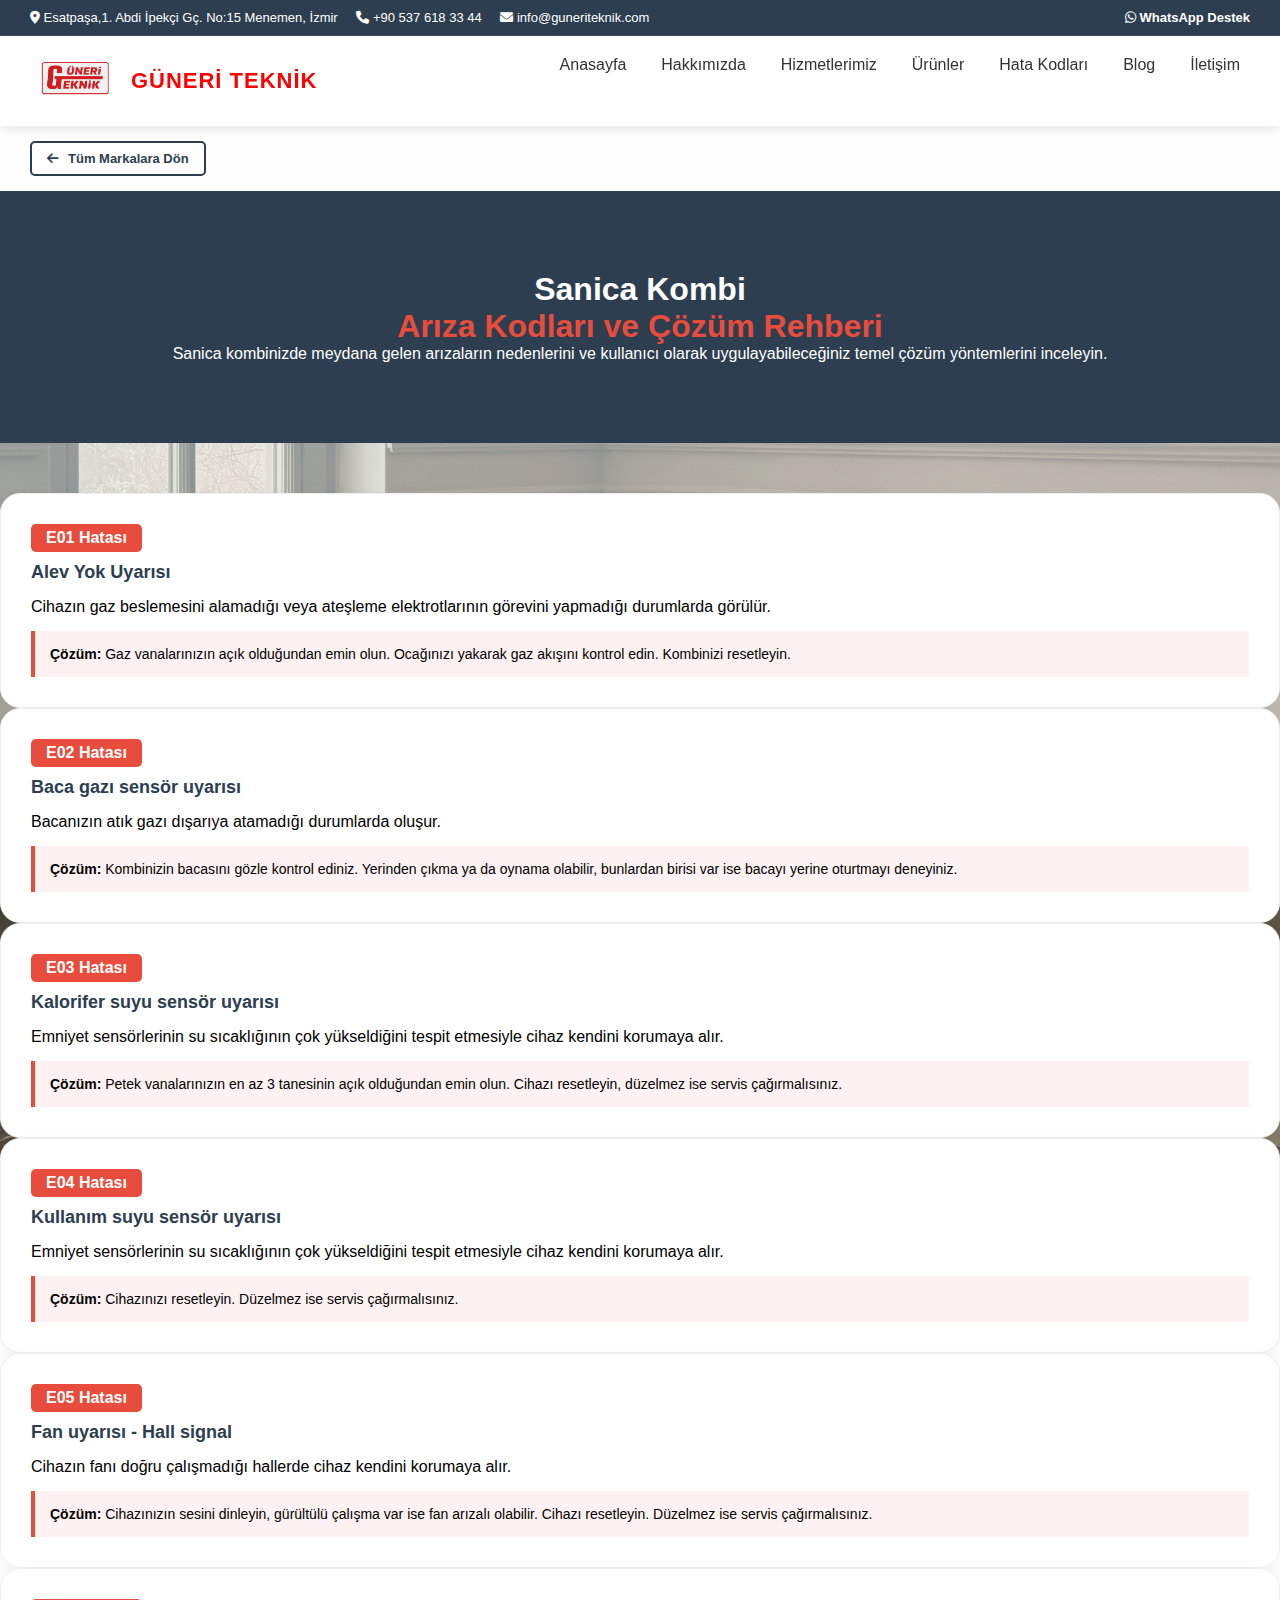
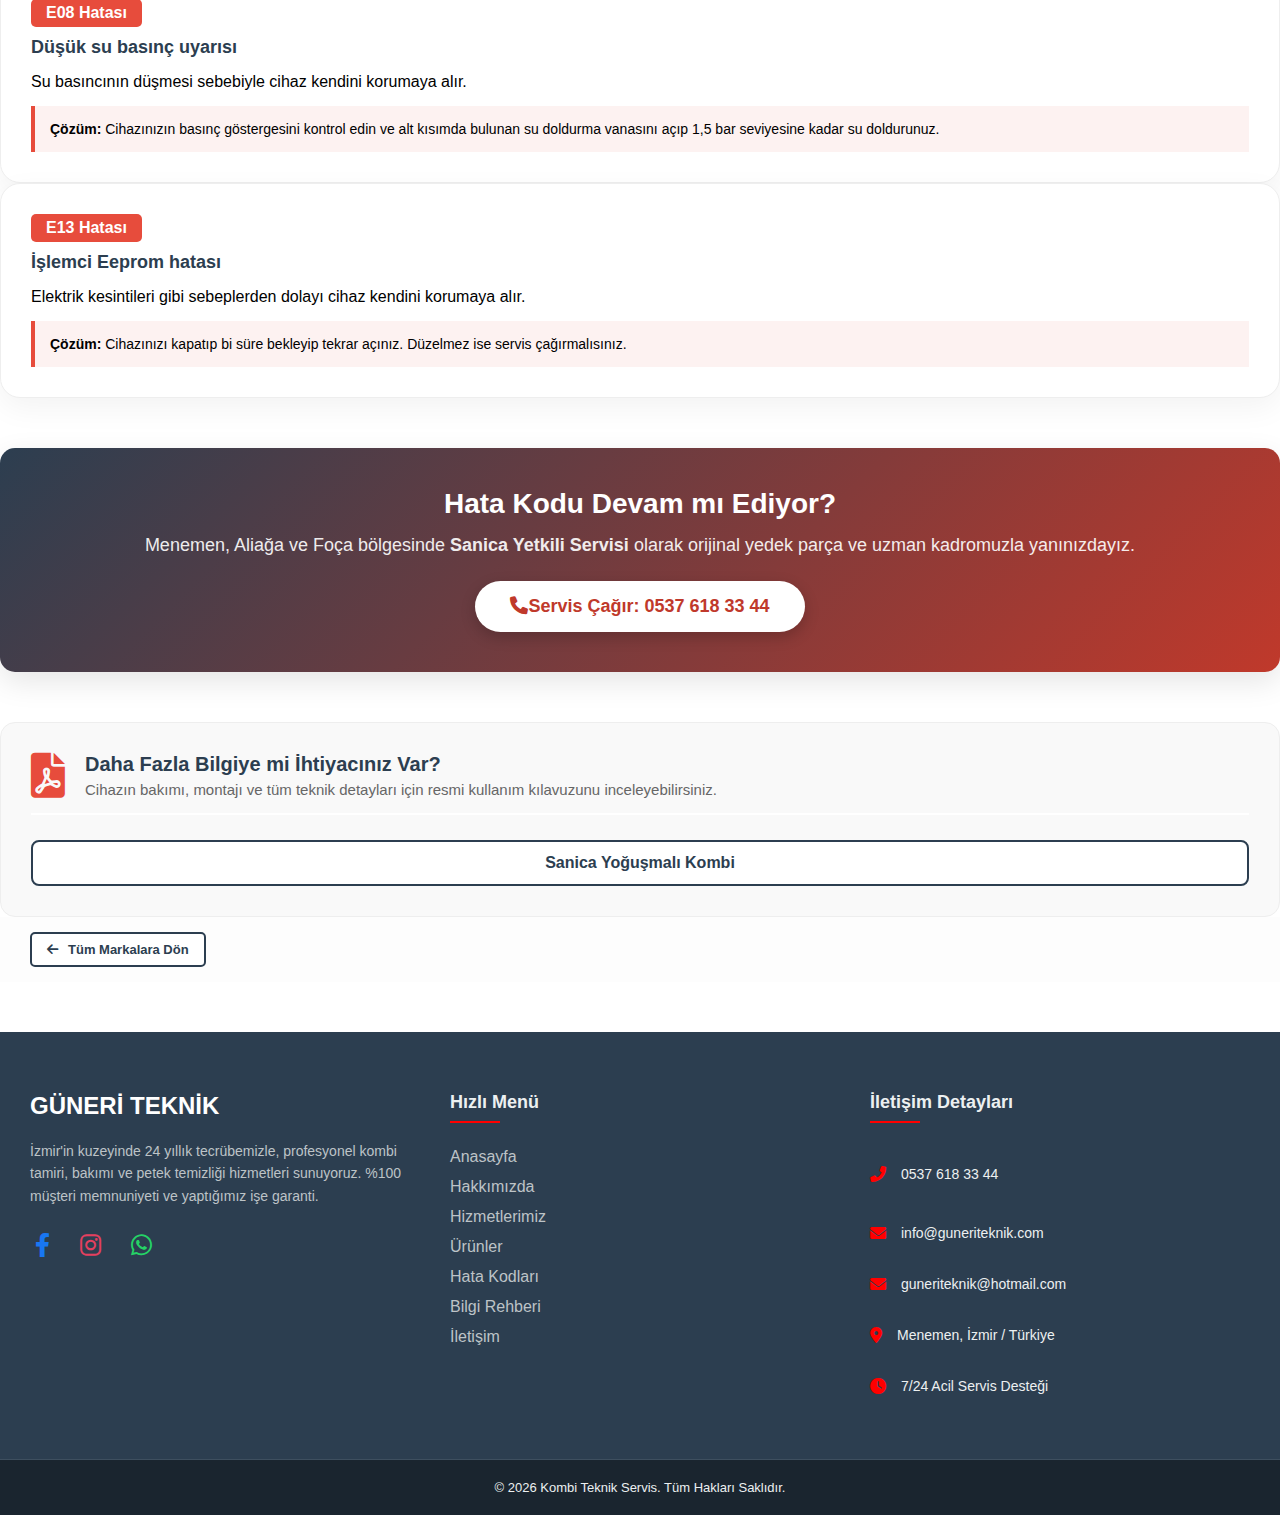
<file: hata-kodlari/sanica/index.html>
<!DOCTYPE html>
<html lang="tr">
<head>
    <meta charset="UTF-8">
    <meta name="viewport" content="width=device-width, initial-scale=1.0">
    <title>Sanica Kombi Arıza Kodları ve Çözümleri | Güneri Teknik</title>
    <meta name="description" content="Sanica kombi E01, E02, E10 ve tüm arıza kodlarının anlamları. Menemen, Aliağa ve Foça Sanica yetkili servisi olarak orijinal yedek parça desteği.">
    <link rel="icon" type="image/png" href="../../img/logo/guneri-teknik.webp" class="g-icon" alt="Google">
    <link rel="stylesheet" href="../../wwwroot/css/style.css">
    <link rel="stylesheet" href="../../wwwroot/css/hata-kod.css">
    <link rel="preconnect" href="https://cdnjs.cloudflare.com" crossorigin>
    <link rel="stylesheet" href="https://cdnjs.cloudflare.com/ajax/libs/font-awesome/6.0.0/css/all.min.css"
          media="print" onload="this.media='all'">
    <noscript>
        <link rel="stylesheet" href="https://cdnjs.cloudflare.com/ajax/libs/font-awesome/6.0.0/css/all.min.css">
    </noscript>
</head>
<body class="page-error">
    <div class="top-bar">
        <div class="container">
            <div class="contact-info">
                <span><i class="fas fa-map-marker-alt"></i> Esatpaşa,1. Abdi İpekçi Gç. No:15 Menemen, İzmir</span>
                <a href="tel:+905376183344"><i class="fas fa-phone"></i> +90 537 618 33 44 </a>
                <a href="mailto:info@guneriteknik.com"><i class="fas fa-envelope"></i> info@guneriteknik.com</a>
            </div>
            <div class="social-info">
                <a href="https://wa.me/905376183344" target="_blank" class="whatsapp-link"><i class="fab fa-whatsapp"></i> WhatsApp Destek</a>
            </div>
        </div>
    </div>
    <header class="main-header">
        <nav class="container nav-wrapper">
            <div class="logo">
                <a href="/">
                    <img src="../../img/logo/guneri-teknik.webp" width="200" height="80" alt="Güneri Teknik Logo">
                    <strong>GÜNERİ TEKNİK</strong>
                </a>
            </div>
            <ul class="nav-menu">
               <li><a href="/">Anasayfa</a></li>
                    <li><a href="/hakkimizda/">Hakkımızda</a></li>
                    <li><a href="/hizmetler/">Hizmetlerimiz</a></li>
                    <li><a href="/urunler/">Ürünler</a></li>
                    <li><a href="/hata-kodlari/">Hata Kodları</a></li>
                    <li><a href="/blog/">Blog</a></li>
                    <li><a href="/iletisim/">İletişim</a></li>
            </ul>
            <div class="mobile-toggle"><i class="fas fa-bars"></i></div>
        </nav>
    </header>
    <main class="main-error">
        <section class="back-navigation">
            <div class="container">
                <a href="/hata-kodlari/" class="btn-outline-back">
                    <i class="fas fa-arrow-left"></i> Tüm Markalara Dön </a>
            </div>
        </section>
        <section class="error-hero">
            <div class="container">
                <h1>Sanica Kombi <br><span class="highlight">Arıza Kodları ve Çözüm Rehberi</span></h1>
                <p>Sanica kombinizde meydana gelen arızaların nedenlerini ve kullanıcı olarak uygulayabileceğiniz temel çözüm yöntemlerini inceleyin.</p>
            </div>
        </section>
        <div class="error-card">
            <span class="error-code">E01 Hatası</span>
            <span class="error-title">Alev Yok Uyarısı</span>
            <p>Cihazın gaz beslemesini alamadığı veya ateşleme elektrotlarının görevini yapmadığı durumlarda görülür.</p>
            <div class="solution-box">
                <strong>Çözüm:</strong> Gaz vanalarınızın açık olduğundan emin olun. Ocağınızı yakarak gaz akışını kontrol edin. Kombinizi resetleyin.
            </div>
        </div>
        <div class="error-card">
            <span class="error-code">E02 Hatası</span>
            <span class="error-title">Baca gazı sensör uyarısı</span>
            <p>Bacanızın atık gazı dışarıya atamadığı durumlarda oluşur.</p>
            <div class="solution-box">
                <strong>Çözüm:</strong> Kombinizin bacasını gözle kontrol ediniz. Yerinden çıkma ya da oynama olabilir, bunlardan birisi var ise bacayı yerine oturtmayı deneyiniz.
            </div>
        </div>
        <div class="error-card">
            <span class="error-code">E03 Hatası</span>
            <span class="error-title">Kalorifer suyu sensör uyarısı</span>
            <p>Emniyet sensörlerinin su sıcaklığının çok yükseldiğini tespit etmesiyle cihaz kendini korumaya alır.</p>
            <div class="solution-box">
                <strong>Çözüm:</strong> Petek vanalarınızın en az 3 tanesinin açık olduğundan emin olun. Cihazı resetleyin, düzelmez ise servis çağırmalısınız.
            </div>
        </div>
        <div class="error-card">
            <span class="error-code">E04 Hatası</span>
            <span class="error-title">Kullanım suyu sensör uyarısı</span>
            <p>Emniyet sensörlerinin su sıcaklığının çok yükseldiğini tespit etmesiyle cihaz kendini korumaya alır.</p>
            <div class="solution-box">
                <strong>Çözüm:</strong> Cihazınızı resetleyin. Düzelmez ise servis çağırmalısınız.
            </div>
        </div>
        <div class="error-card">
            <span class="error-code">E05 Hatası</span>
            <span class="error-title">Fan uyarısı - Hall signal</span>
            <p>Cihazın fanı doğru çalışmadığı hallerde cihaz kendini korumaya alır.</p>
            <div class="solution-box">
                <strong>Çözüm:</strong> Cihazınızın sesini dinleyin, gürültülü çalışma var ise fan arızalı olabilir. Cihazı resetleyin. Düzelmez ise servis çağırmalısınız.
            </div>
        </div>
        <div class="error-card">
            <span class="error-code">E08 Hatası</span>
            <span class="error-title">Düşük su basınç uyarısı</span>
            <p>Su basıncının düşmesi sebebiyle cihaz kendini korumaya alır.</p>
            <div class="solution-box">
                <strong>Çözüm:</strong> Cihazınızın basınç göstergesini kontrol edin ve alt kısımda bulunan su doldurma vanasını açıp 1,5 bar seviyesine kadar su doldurunuz.
            </div>
        </div>
        <div class="error-card">
            <span class="error-code">E13 Hatası</span>
            <span class="error-title">İşlemci Eeprom hatası</span>
            <p>Elektrik kesintileri gibi sebeplerden dolayı cihaz kendini korumaya alır.</p>
            <div class="solution-box">
                <strong>Çözüm:</strong> Cihazınızı kapatıp bi süre bekleyip tekrar açınız. Düzelmez ise servis çağırmalısınız.
            </div>
        </div>
        <div class="cta-section">
            <h2>Hata Kodu Devam mı Ediyor?</h2>
            <p>Menemen, Aliağa ve Foça bölgesinde <strong>Sanica Yetkili Servisi</strong> olarak orijinal yedek parça ve uzman kadromuzla yanınızdayız.</p>
            <a href="tel:+905376183344" class="cta-btn"><i class="fas fa-phone"></i>Servis Çağır: 0537 618 33 44</a>
        </div>        
    </main>
    <div class="kilavuz-box">
        <div class="kilavuz-header">
            <div class="kilavuz-icon">
                <i class="fas fa-file-pdf"></i>
            </div>
            <div class="kilavuz-text">
                <h4>Daha Fazla Bilgiye mi İhtiyacınız Var?</h4>
                <p>Cihazın bakımı, montajı ve tüm teknik detayları için resmi kullanım kılavuzunu inceleyebilirsiniz.</p>
            </div>
        </div>
        <div class="kilavuz-links">
            <a href="../../pdf/sanica-kullanim-kilavuzu.pdf" target="_blank" class="kilavuz-download-btn">
                Sanica Yoğuşmalı Kombi
            </a>
        </div>
    </div>
    <section class="back-navigation">
            <div class="container">
                <a href="/hata-kodlari/" class="btn-outline-back">
                    <i class="fas fa-arrow-left"></i> Tüm Markalara Dön </a>
            </div>
        </section>
    <footer class="main-footer">
        <div class="container footer-grid">
            <div class="footer-col">
                <div class="footer-logo">
                    <strong>GÜNERİ TEKNİK</strong>
                </div>
                <p>İzmir'in kuzeyinde 24 yıllık tecrübemizle, profesyonel kombi tamiri, bakımı ve petek temizliği hizmetleri sunuyoruz. %100 müşteri memnuniyeti ve yaptığımız işe garanti.</p>
                <div class="footer-social">
                    <a href="#"><i class="fab fa-facebook-f"></i></a>
                    <a href="#"><i class="fab fa-instagram"></i></a>
                    <a href="https://wa.me/905376183344"><i class="fab fa-whatsapp"></i></a>
                </div>
            </div>
            <div class="footer-col">
                <h4>Hızlı Menü</h4>
                <ul>
                    <li><a href="/">Anasayfa</a></li>
                    <li><a href="/hakkimizda/">Hakkımızda</a></li>
                    <li><a href="/hizmetler/">Hizmetlerimiz</a></li>
                    <li><a href="/urunler/">Ürünler</a></li>
                    <li><a href="/hata-kodlari/">Hata Kodları</a></li>
                    <li><a href="/blog/">Bilgi Rehberi</a></li>
                    <li><a href="/iletisim/">İletişim</a></li>
                </ul>
            </div>
            <div class="footer-col">
                <h4>İletişim Detayları</h4>
                <div class="contact-item">
                    <i class="fas fa-phone-alt"></i>
                    <span><a href="tel:+905376183344">0537 618 33 44</a></span>
                </div>
                <div class="contact-item">
                    <i class="fas fa-envelope"></i>
                    <span>info@guneriteknik.com</span>
                </div>
                <div class="contact-item">
                    <i class="fas fa-envelope"></i>
                    <span>guneriteknik@hotmail.com</span>
                </div>
                <div class="contact-item">
                    <i class="fas fa-map-marker-alt"></i>
                    <span>Menemen, İzmir / Türkiye</span>
                </div>
                <div class="contact-item">
                    <i class="fas fa-clock"></i>
                    <span>7/24 Acil Servis Desteği</span>
                </div>
            </div>
        </div>
        <div class="footer-bottom">
            <div class="container">
                <p>&copy; 2026 Kombi Teknik Servis. Tüm Hakları Saklıdır.</p>
            </div>
        </div>
    </footer>
    <script src="../../wwwroot/js/site.js" defer></script>
</body>
</html>
</file>
<file: wwwroot/css/style.css>
/* Genel Ayarlar */
* {
    margin: 0;
    padding: 0;
    box-sizing: border-box;
    font-family: 'Segoe UI', sans-serif;
}
body {
    overflow-x: hidden;
    width: 100%;
}
.container {
    max-width: 1260px;
    margin: 0 auto ;
    width: 100%;
    padding: 0 20px;
}
a {
    text-decoration: none;
    transition: 0.3s;
}
ul {
    list-style: none;
}
.logo {
    font-size: 22px;
    letter-spacing: 1px;
    color: #FF0000;
}
    .logo strong {
        color: #FF0000;
        font-weight: 800;
    }
    .logo a:hover img {
        transform: scale(1.05);
    }
    .logo a:hover {
        opacity: 0.9;
    }
.site-logo {
    height: 45px;
    width: auto;
    transition: 0.3s ease;
}
.product-group {
    padding: 60px 0;
    border-bottom: 1px solid #ddd;
}
.product-grid {
    display: grid;
    grid-template-columns: repeat(auto-fit, minmax(300px, 1fr));
    gap: 30px;
    margin-top: 40px;
}
/* 1. Üst Bilgi Çubuğu (Top Bar) */
.top-bar {
    background: #2c3e50; /* Koyu gri/lacivert yapıldı (Footer ile uyumlu) */
    color: #ffffff; /* Genel yazı rengi beyaz yapıldı */
    padding: 10px 0;
    font-size: 13px;
    border-bottom: 1px solid #3e4f5f; /* Alt çizgi biraz daha koyu yapıldı */
}
    .top-bar .container {
        display: flex;
        justify-content: space-between;
        align-items: center;
    }
.contact-info a, .contact-info span {
    margin-right: 15px;
    color: #ffffff; /* Linkler ve metinler beyaz yapıldı */
}
    .contact-info a:hover {
        color: #FF0000; /* Üzerine gelince ikonlar gibi kırmızı olsun */
    }
.whatsapp-link {
    color: #ffffff; /* WhatsApp linki de koyu gri yerine beyaz yapıldı */
    font-weight: bold;
}
/* 2. Yapışkan Header (Sticky Header) */
.main-header {
    background: #fff;
    padding: 20px 0;
    box-shadow: 0 2px 10px rgba(0,0,0,0.1);
    position: sticky;
    top: 0;
    z-index: 1000;
}
.nav-wrapper {
    display: flex;
    list-style: none;
    margin-left: auto; 
    gap: 30px;
}
    .nav-menu {
    list-style: none;
    margin-left: auto;
    gap: 15px;
}
    .nav-menu li a {
        padding: 5px 10px;
        color: #333;
        font-weight: 500;
    }
        .nav-menu li a:hover {
            color: #2c3e50; /* Hover turuncu yerine koyu gri yapıldı */
        }
.logo a {
    display: flex;
    align-items: center;
    gap: 12px;
    text-decoration: none;
    transition: 0.3s;
}
.logo img {
    height: 50px;
    width: auto;
    object-fit: contain;
    transition: transform 0.3s ease;
}

.mobile-toggle {
    display: none; /* Varsayılan olarak hiçbir yerde görünmesin */
    cursor: pointer;
    font-size: 24px;
    color: var(--dark-navy);
}
/* 3. Hero Bölümü Tasarımı */
.hero {
    height: 70vh;
    background: linear-gradient(rgba(0,0,0,0.2), rgba(0,0,0,0.2)), url('../../img/kombi-bakim.webp');
    background-size: cover;
    background-position: center;
    display: flex;
    align-items: center;
    color: white;
    text-align: center;
}
.hero-content h1 {
    font-size: 48px;
    margin-bottom: 20px;
}
.hero-content p {
    font-size: 20px;
    margin-bottom: 30px;
}
/* --- Marka Logoları --- */
.brands, .brands-urunlerimiz {
    background: #ffffff;
    padding: 5px 0;
    margin-top: 85px;
    position: relative;
    z-index: 10;
    text-align: center;
    border-bottom: 1px solid #eee;
}
.brand-logos {
    display: flex;
    align-items: center;
    justify-content: center;
    gap: 25px;
    flex-wrap: wrap;
    margin-top: 15px;
}
    .brand-logos img {
        height: 20px;
        width: auto;
        transition: 0.4s ease;
        display: block;
        object-fit: contain;
    }
        .brand-logos img:hover {
            transform: translateY(-5px);
            opacity: 1;
        }
.btn {
    padding: 15px 30px;
    border-radius: 40px;
    font-weight: bold;
    display: inline-block;
    margin: 10px;
}
.btn-call {
    background: #FF0000;
    color: white;
}
.btn-wa {
    background: #2c3e50; /* Turuncu/Yeşil yerine koyu gri */
    color: white;
}
.btn-cal .btn-wa:hover {
    background-color: white;
    color: #2c3e50;
    transform: translateY(-3px);
    box-shadow: 0 6px 20px rgba(44, 62, 80, 0.5);
    background-color: #34495e;
}
.service-grid {
    display: grid;
    grid-template-columns: repeat(auto-fit, minmax(300px, 1fr));
    gap: 20px;
    margin-top: 30px;
}
.service-card {
    background: #f9f9f9;
    padding: 30px;
    border-radius: 10px;
    text-align: center;
    transition: 0.3s;
    border: 1px solid #eee;
}
    .service-card:hover {
        background: #fff;
        box-shadow: 0 10px 20px rgba(0,0,0,0.1);
        transform: translateY(-5px);
    }
    .service-card i {
        font-size: 40px;
        color: #FF0000;
        margin-bottom: 15px;
    }
/* Arıza Kodları */
.error-codes {
    background: #f4f4f4;
    padding: 60px 0;
    text-align: center;
}
.brand-selection {
    display: flex;
    justify-content: center;
    gap: 15px;
    flex-wrap: wrap;
    margin-top: 30px;
}
.brand-btn {
    background: #fff;
    border: 2px solid #FF0000;
    color: #FF0000;
    padding: 12px 25px;
    border-radius: 30px;
    font-weight: bold;
}
    .brand-btn:hover {
        background: #FF0000;
        color: #fff;
    }
.back-navigation {
    padding: 20px 0; 
    background: #fdfdfd; 
}

.btn-outline-back {
    display: inline-flex;
    align-items: center;
    gap: 10px;
    padding: 10px 20px;
    border: 2px solid #2c3e50; 
    color: #2c3e50;
    border-radius: 5px; 
    font-weight: 600;
    font-size: 14px;
    transition: all 0.3s ease;
    background: white;
}

.btn-outline-back:hover {
    background: #2c3e50; 
    color: #fff !important;
    transform: translateX(-5px); 
}
.cta-section {
    background: linear-gradient(135deg, #2c3e50 0%, #c0392b 100%);
    color: #fff;
    padding: 40px;
    border-radius: 15px;
    text-align: center;
    margin: 50px 0;
    box-shadow: 0 10px 30px rgba(0,0,0,0.1);
}
    .cta-section h2 {
        font-size: 28px;
        margin-bottom: 15px;
        font-weight: 700;
    }
    .cta-section p {
        font-size: 18px;
        margin-bottom: 25px;
        opacity: 0.9;
    }
.cta-btn {
    display: inline-block;
    background-color: #fff;
    color: #c0392b;
    padding: 15px 35px;
    border-radius: 50px;
    text-decoration: none;
    font-weight: 800;
    font-size: 18px;
    transition: all 0.3s ease;
    box-shadow: 0 5px 15px rgba(0,0,0,0.2);
}
    .cta-btn:hover {
        transform: translateY(-3px);
        box-shadow: 0 8px 20px rgba(0,0,0,0.3);
        background-color: #f8f9fa;
        color: #e74c3c;
    }
/* Servis Süreci */
.process {
    padding: 80px 0;
}
.process-wrapper {
    display: flex;
    justify-content: space-between;
    gap: 30px;
    margin-top: 40px;
}
.process-step {
    flex: 1;
    text-align: center;
    position: relative;
}
.step-number {
    width: 60px;
    height: 60px;
    background: #2c3e50;
    color: #fff;
    font-size: 24px;
    font-weight: bold;
    line-height: 60px;
    border-radius: 50%;
    margin: 0 auto 20px;
}
.process-step h3 {
    margin-bottom: 10px;
    color: #333;
}
.google-reviews {
    background: #fff;
    padding: 80px 0;
}
.reviews-grid {
    display: grid;
    grid-template-columns: repeat(auto-fit, minmax(320px, 1fr));
    gap: 25px;
    margin-top: 40px;
}
.review-card {
    background: #ffffff;
    border: 1px solid #e0e0e0;
    padding: 25px;
    border-radius: 12px;
    box-shadow: 0 4px 6px rgba(0,0,0,0.02);
    position: relative;
}
.review-header {
    display: flex;
    align-items: center;
    gap: 15px;
    margin-bottom: 15px;
    position: relative;
}
    .review-header img:not(.g-icon) {
        width: 50px;
        height: 50px;
        border-radius: 50%;
        object-fit: cover;
    }
    .review-header h4 {
        font-size: 16px;
        margin-bottom: 2px;
    }
.stars {
    color: #fbbc05;
    font-size: 14px;
}
.g-icon {
    width: 20px;
    height: 20px;
    position: absolute;
    right: 0;
    top: 0;
}
.review-card p {
    color: #555;
    font-style: italic;
    line-height: 1.6;
    margin-bottom: 15px;
}
.review-date {
    font-size: 12px;
    color: #999;
}
.all-reviews-link {
    text-align: center;
    margin-top: 40px;
}
    .all-reviews-link a {
        color: #4285f4;
        font-weight: 600;
        text-decoration: underline;
    }
.service-areas {
    background: #fdfdfd;
    padding: 70px 0;
}
.areas-grid {
    display: grid;
    grid-template-columns: repeat(auto-fit, minmax(180px, 1fr));
    gap: 20px;
    margin-top: 40px;
}
.area-item {
    position: relative;
    background: #fff;
    border: 1px solid #eee;
    padding: 20px;
    border-radius: 8px;
    display: flex;
    align-items: center;
    gap: 12px;
    transition: 0.3s ease;
    cursor: pointer;
    overflow: hidden;
    z-index: 1;
}
    .area-item i {
        color: #FF0000;
        font-size: 18px;
    }
    .area-item span {
        font-weight: 600;
        color: #333;
        font-size: 16px;
    }
    .area-item::before {
        content: '';
        position: absolute;
        top: 0;
        left: -100%;
        width: 100%;
        height: 100%;
        background: #2c3e50; /* Koyu gri dolgu */
        transition: left 0.5s ease;
        z-index: -1;
    }
    .area-item:hover {
        border-color: #FF0000;
        background: #fff; /* Arka plan beyaz kalır, before dolgusu gelir */
        transform: scale(1.03);
    }
        .area-item:hover::before {
            left: 0;
        }
        .area-item:hover i, .area-item:hover span {
            color: #fff; /* Dolgu gelince yazı beyaz olsun */
        }
.area-notice {
    text-align: center;
    margin-top: 30px;
    color: #777;
    font-size: 14px;
}
.area-btns {
    display: flex;
    justify-content: center;
    margin-bottom: 40px;
}
    .area-btns .btn-call {
        display: inline-flex;
        align-items: center;
        background-color: #FF0000;
        color: white !important;
        padding: 15px 35px;
        font-size: 20px;
        font-weight: bold;
        text-decoration: none;
        border-radius: 50px;
        box-shadow: 0 4px 15px rgba(255, 0, 0, 0.3);
        transition: all 0.3s ease;
    }
        .area-btns .btn-call:hover {
            transform: translateY(-3px);
            box-shadow: 0 6px 20px rgba(0, 0, 0, 0.2);
            background-color: #2c3e50;
        }
/* --- Hakkımızda Sayfası Genel Yapı --- */
.about-zigzag-section {
    padding: 80px 0;
    background-color: #fff;
}
/* --- Başlık Alanı (Header Stamp) --- */
.header-stamp .since {
    display: inline-block;
    background: #2c3e50;
    color: #fff;
    padding: 6px 18px;
    border-radius: 25px;
    font-weight: 700;
    font-size: 12px;
    letter-spacing: 1px;
    margin-bottom: 20px;
}
.header-stamp h1 {
    font-size: 38px;
    color: #333;
    line-height: 1.2;
    margin-bottom: 15px;
}
.header-stamp .subtitle {
    font-size: 18px;
    color: #666;
}
/* --- Zigzag Düzeni (Görsel ve Metin Dengesi) --- */
.zigzag-item {
    display: flex;
    align-items: center;
    gap: 50px; 
    margin-bottom: 80px;
}
    .zigzag-item.alt {
        flex-direction: row-reverse;
    }
.zigzag-content {
    flex: 1.4; /* Metne daha fazla alan ayırır */
}
.year-label {
    display: block;
    color: #FF0000;
    font-weight: 800;
    font-size: 14px;
    text-transform: uppercase;
    margin-bottom: 10px;
}
.zigzag-content h3 {
    font-size: 30px;
    color: #2c3e50;
    margin-bottom: 20px;
}
.zigzag-content p {
    color: #555;
    line-height: 1.8;
    margin-bottom: 25px;
    font-size: 16px;
}
/* --- Özellik İkonları --- */
.about-features {
    display: grid;
    grid-template-columns: 1fr 1fr;
    gap: 15px;
}
.f-item {
    font-weight: 600;
    font-size: 14px;
    color: #333;
    display: flex;
    align-items: center;
    gap: 10px;
}
    .f-item i {
        color: #daa520;
    }
.zigzag-image-wrapper {
    flex: 0.5; /* Resim alanını daraltır */
    position: relative;
    max-width: 350px; /* Resmin çok büyümesini engeller */
    width: 100%;
    margin: 0 auto;
}
.zigzag-image-box {
    position: relative;
    z-index: 2;
    border-radius: 15px;
    overflow: hidden;
    box-shadow: 0 10px 25px rgba(0,0,0,0.1);
}
    .zigzag-image-box img {
        width: 100%;
        height: auto;
        display: block;
        transition: transform 0.5s ease;
    }
    .zigzag-image-box:hover img {
        transform: scale(1.05);
    }
/* Dekoratif Bloklar */
.image-deco-block {
    position: absolute;
    width: 100%;
    height: 100%;
    background: #f4f4f4;
    top: 15px;
    left: 15px;
    z-index: 1;
    border-radius: 15px;
}
    .image-deco-block.red {
        background: #FF0000;
        opacity: 0.1;
    }
/* --- İstatistik Barı --- */
.stats-bar {
    background: #2c3e50;
    padding: 60px 0;
    color: #fff;
}
.stats-grid {
    display: grid;
    grid-template-columns: repeat(4, 1fr);
    text-align: center;
}
.stat-card {
    border-right: 1px solid rgba(255,255,255,0.1);
}
    .stat-card:last-child {
        border-right: none;
    }
.stat-number {
    display: block;
    font-size: 42px;
    font-weight: 800;
    color: #FF0000;
    margin-bottom: 5px;
}
.stat-text {
    font-size: 13px;
    text-transform: uppercase;
    letter-spacing: 1px;
    opacity: 0.8;
}
/* --- Marka Strip --- */
.brand-strip {
    padding: 45px 0;
    background: #fff;
    text-align: center;
}
.brand-title {
    font-size: 26px;
    color: #2c3e50;
    margin-bottom: 20px;
    text-transform: uppercase;
    letter-spacing: 2px;
}
/*Hizmetler Sayfası*/
/* Sayfa Başlığı (Hero) */
.inner-hero {
    background: linear-gradient(rgba(44, 62, 80, 0.9), rgba(44, 62, 80, 0.9)), url('../../img/hero-bg.jpg');
    background-size: cover;
    padding: 80px 0;
    text-align: center;
    color: #fff;
}
/* Hizmet Satırları */
.detailed-services {
    padding: 60px 0;
    background: #fdfdfd;
}
.service-detail {
    padding: 80px 0;
    background: #fff;
}
.service-flex {
    display: flex;
    align-items: center;
    justify-content: center;
    gap: 40px;
    flex-wrap: wrap;
}
.service-image {
    flex: 0 0 350px; /* Resim kutusunun genişliğini 350px ile sabitler (Büyümez, küçülmez) */
    width: 350px; /* Resim kutusunun genişliği */
    height: 350px; /* Resim kutusunun yüksekliği (Kare bir alan) */
    overflow: hidden; /* Taşmaları gizler */
    border-radius: 15px; /* Köşeleri yuvarlar */
    box-shadow: 0 8px 25px rgba(0,0,0,0.1);
}
    .service-image img {
        width: 100%;
        height: 100%;
        object-fit: cover; /* Resim sığdırılırken kesilme yapmaz, kutuyu doldurur */
        object-position: center; /* Resmi ortalar */
        transition: transform 0.3s ease;
    }
.service-text {
    flex: 1;
    min-width: 300px;
    max-width: 600px;
}
    .service-text h2 {
        font-size: 28px;
        color: #2c3e50;
        margin-bottom: 20px;
    }
.service-features {
    list-style: none;
    padding: 20px 0;
}
    .service-features li {
        margin-bottom: 12px;
        font-size: 1.1rem;
        color: #444;
    }
    .service-features i {
        color: #c0392b; /* Senin kırmızı tonun */
        margin-right: 10px;
        font-size: 18px;
    }
.service-item {
    display: flex;
    align-items: center;
    gap: 50px;
    margin-bottom: 80px;
}
    .service-item.reverse {
        flex-direction: row-reverse;
    }
.service-img {
    flex: 1;
    background: #fff;
    height: 200px;
    display: flex;
    align-items: center;
    justify-content: center;
    border-radius: 20px;
    box-shadow: 0 10px 30px rgba(0,0,0,0.05);
    border: 1px solid #eee;
}
    .service-img i {
        font-size: 100px;
        color: #c0392b;
    }
.service-description {
    color: #666;
    line-height: 1.7;
    margin-bottom: 25px;
}
.service-desc {
    flex: 1.5;
}
    .service-desc h3 {
        font-size: 28px;
        color: #2c3e50;
        margin-bottom: 15px;
        position: relative;
        padding-bottom: 10px;
    }
        .service-desc h3::after {
            content: '';
            position: absolute;
            left: 0;
            bottom: 0;
            width: 60px;
            height: 3px;
            background: #c0392b;
        }
    .service-desc p {
        line-height: 1.8;
        color: #555;
        margin-bottom: 20px;
    }
    .service-desc ul {
        list-style: none;
        padding: 0;
        margin-bottom: 30px;
    }
        .service-desc ul li {
            margin-bottom: 10px;
            font-weight: 500;
            color: #333;
        }
            .service-desc ul li i {
                color: #27ae60;
                margin-right: 10px;
            }
.service-img i.fa-dumpster-fire {
    color: var(--primary-red);
}
/* Butonlar */
.service-btn {
    display: inline-block;
    padding: 12px 30px;
    background: #c0392b;
    color: #fff;
    border-radius: 5px;
    text-decoration: none;
    font-weight: 600;
    transition: 0.3s;
}
    .service-btn:hover {
        background: #2c3e50;
    }
.wa-btn {
    background: #25d366;
}
    .wa-btn:hover {
        background: #128c7e;
    }
.services-faq {
    padding: 60px 0;
    background: #fff;
}
.services-faq .section-title {
        text-align: center;
        font-size: 28px;
        color: #2c3e50;
        margin-bottom: 20px;
        margin-top: 5px;
}
.faq-wrapper {
    max-width: 800px;
    margin: 0 auto;
}
.faq-item {
    margin-bottom: 25px;
    border-bottom: 1px solid #eee;
    padding-bottom: 15px;
}
    .faq-item h4 {
        color: #2c3e50;
        margin-bottom: 10px;
        font-size: 18px;
    }
    .faq-item p {
        color: #666;
        font-size: 15px;
        line-height: 1.6;
    }
.savings-banner {
    background: #27ae60;
    color: #fff;
    padding: 40px 0;
    text-align: center;
    border-radius: 20px;
    margin: 40px 0;
}
.savings-content i {
    font-size: 50px;
    margin-bottom: 15px;
}
.savings-content h3 {
    font-size: 24px;
    margin-bottom: 10px;
}
.savings-btn {
    background: #fff;
    color: #27ae60;
    border: none;
}
/*URUNLER SAYFASI*/
/* urunler.css - Menemen Teknik Ürünler Sayfası Özel Stilleri */

:root {
    --primary-red: #c0392b; /* Ana vurgu rengin */
    --dark-navy: #2c3e50; /* Başlıklar ve metinler için */
    --light-gray: #f9f9f9; /* Arka planlar için */
    --white: #ffffff;
    --transition: all 0.3s ease;
}
/* Ana Konteyner Ayarı */
.page-urunler {
    padding-top: 40px;
    background-color: var(--light-gray);
    font-family: 'Segoe UI', Tahoma, Geneva, Verdana, sans-serif;
}
/* Bölüm Başlıkları ve Alt Metinler */
.product-group {
    padding: 60px 0;
    border-bottom: 1px dotted #ddd;
}
    .product-group:last-child {
        border-bottom: none;
    }
.section-title {
    color: var(--dark-navy);
    font-size: 2rem;
    text-align: center;
    margin-bottom: 10px;
    text-transform: uppercase;
}
.section-subtitle {
    text-align: center;
    color: #666;
    margin-bottom: 40px;
    font-size: 1.1rem;
}
/* Ürün Grid Yapısı (Yan yana dizilim) */
.product-grid {
    display: grid;
    grid-template-columns: repeat(auto-fit, minmax(320px, 1fr));
    gap: 30px;
    padding: 20px 0;
}
/* Ürün Kartı Tasarımı */
.product-card {
    background: var(--white);
    border-radius: 12px;
    overflow: hidden;
    box-shadow: 0 4px 15px rgba(0,0,0,0.05);
    transition: var(--transition);
    border: 1px solid #eee;
    display: flex;
    flex-direction: column;
}
    .product-card:hover {
        transform: translateY(-10px);
        box-shadow: 0 10px 25px rgba(0,0,0,0.1);
    }
/* Ürün Görseli */
.product-image {
    width: 100%;
    height: 250px;
    background: #fff;
    display: flex;
    align-items: center;
    justify-content: center;
    padding: 20px;
    border-bottom: 1px solid #f0f0f0;
}
    .product-image img {
        max-width: 100%;
        max-height: 100%;
        object-fit: contain;
        transition: var(--transition);
    }
.product-card:hover .product-image img {
    transform: scale(1.05);
}
/* Ürün Bilgileri */
.product-info {
    padding: 25px;
    flex-grow: 1;
    display: flex;
    flex-direction: column;
}
    .product-info h3 {
        color: var(--dark-navy);
        font-size: 1.3rem;
        margin-bottom: 15px;
        border-left: 4px solid var(--primary-red);
        padding-left: 10px;
    }
.product-specs {
    list-style: none;
    padding: 0;
    margin: 0;
}
    .product-specs li {
        font-size: 0.95rem;
        color: #555;
        margin-bottom: 8px;
        line-height: 1.4;
    }
/* Teknik Detay Butonu */
.tech-link-item {
    margin-top: auto;
    padding-top: 15px;
}
    .tech-link-item hr {
        border: 0;
        border-top: 1px solid #eee;
        margin-bottom: 15px;
    }
.tech-btn {
    display: inline-block;
    color: var(--primary-red);
    text-decoration: none;
    font-weight: 600;
    font-size: 0.9rem;
    transition: var(--transition);
}
    .tech-btn:hover {
        color: var(--dark-navy);
        padding-left: 5px;
    }
/* --- LOKASYON SAYFASI ÖZEL STİLLERİ --- */
.location-page {
    background-color: #fdfdfd;
}
/* 1. Hero Bölümü - Genel Ayarlar */
.aliaga-hero, .menemen-hero, .foca-hero {
    background-size: cover !important;      /* Resmin alanı kaplamasını sağlar */
    background-position: center !important;  /* Resmi ortalar */
    background-repeat: no-repeat !important; /* RESİM TEKRARINI ENGELLER */
    min-height: 55vh;  /* Devasa görüntüyü 55'e çektik, daha dengeli */
    display: flex; 
    align-items: center; 
    justify-content: center;    
    color: white;
    text-align: center;
    padding: 80px 0;
}
/* Yazıların Sıkışmasını Engelleyen Genişlik Ayarı */
.location-hero .hero-content {
    max-width: 850px; 
    margin: 0 auto;
    padding: 0 30px;
    width: 100%;
}
.location-hero h1 {
    font-size: 3.5rem; 
    margin-bottom: 20px;
    text-transform: uppercase;
    font-weight: 800;
    text-shadow: 2px 2px 10px rgba(0,0,0,0.5); /* Okunabilirliği artırır */
}
.location-hero p {
    font-size: 1.35rem; 
    margin-bottom: 35px;
    line-height: 1.8;
    max-width: 900px; /* Paragrafın çok aşırı yayılmaması için */
    margin-left: auto;
    margin-right: auto;
}
.call-btn {
    display: inline-block;
    background-color: #FF0000;
    color: white !important;
    padding: 20px 40px;
    font-size: 1.3rem;
    font-weight: 800;
    border-radius: 50px;
    text-decoration: none;
    box-shadow: 0 10px 20px rgba(255, 0, 0, 0.3);
    transition: transform 0.3s ease, background 0.3s ease;
}
.call-btn:hover {
    transform: translateY(-5px);
    background-color: #2c3e50;
    box-shadow: 0 15px 25px rgba(0,0,0,0.2);
}
/* 2. Özellik Kartları (Features) */
.location-features {
    display: grid;
    grid-template-columns: repeat(auto-fit, minmax(300px, 1fr));
    gap: 30px;
    padding: 60px 10% 40px;
    margin-top: -50px; /* Hero'nun üzerine hafif binmesi için */
}
.feature-card {
    background: white;
    padding: 35px;
    border-radius: 15px;
    box-shadow: 0 10px 30px rgba(0,0,0,0.08);
    text-align: center;
    border-top: 5px solid #FF0000;
    transition: 0.3s ease;
}
.feature-card:hover {
    transform: translateY(-10px);
}
.feature-card h3 {
    color: #2c3e50;
    margin-bottom: 15px;
    font-size: 1.4rem;
}
.feature-card p {
    color: #666;
    line-height: 1.5;
}
/* 3. Metin İçeriği ve Mahalleler */
.location-text-content {
    max-width: 850px;
    margin: 60px auto;
    padding: 0 20px;
    text-align: center;
}
.location-text-content h2 {
    font-size: 2.2rem;
    color: #2c3e50;
    margin-bottom: 25px;
}
.location-text-content p {
    color: #555;
    line-height: 1.8;
    font-size: 1.1rem;
    margin-bottom: 40px;
}
.neighborhoods {
    background: #f4f4f4;
    padding: 40px;
    border-radius: 20px;
    text-align: left;
}
.neighborhoods h4 {
    font-size: 1.5rem;
    color: #FF0000;
    margin-bottom: 20px;
    border-bottom: 2px solid #ddd;
    padding-bottom: 10px;
}
.neighborhoods ul {
    display: grid;
    grid-template-columns: repeat(auto-fit, minmax(200px, 1fr));
    gap: 15px;
    list-style: none;
    padding: 0;
}
.neighborhoods ul li {
    background: white;
    padding: 10px 15px;
    border-radius: 8px;
    font-weight: 600;
    color: #444;
    font-size: 0.95rem;
    box-shadow: 0 2px 5px rgba(0,0,0,0.05);
}
/* --- LOKASYON SAYFASI ARIZA KODLARI TASARIMI --- */
.error-codes-location {
    padding: 60px 0;
    background-color: #ffffff;
    text-align: center;
}
.error-codes-location .section-title {
    font-size: 2rem;
    color: #2c3e50;
    margin-bottom: 10px;
    font-weight: 800;
    text-transform: uppercase;
}
.error-codes-location .section-subtitle {
    font-size: 1.1rem;
    color: #666;
    margin-bottom: 30px;
    max-width: 700px;
    margin-left: auto;
    margin-right: auto;
    line-height: 1.5;
}
.back-navigation {
        padding: 15px 0;
    }
    .btn-outline-back {
        font-size: 13px;
        padding: 8px 15px;
    }
/* Bilgilendirme Notu (Quick Help Note) */
.quick-help-note {
    margin-top: 25px;
    padding: 15px;
    background: #fff5f5; /* Çok hafif bir kırmızı tonu */
    border-left: 4px solid #FF0000;
    display: inline-block;
    border-radius: 4px;
}
.quick-help-note p {
    margin: 0;
    font-size: 0.95rem;
    color: #444;
}
.quick-help-note i {
    color: #FF0000;
    margin-right: 8px;
}
/* --- Footer Stilleri --- */
.main-footer {
    background: #2c3e50;
    color: #ecf0f1;
    padding: 60px 0 0 0;
    margin-top: 50px;
}
.footer-grid {
    display: grid;
    grid-template-columns: repeat(auto-fit, minmax(250px, 1fr));
    gap: 40px;
    padding-bottom: 40px;
}
.footer-logo {
    font-size: 24px;
    margin-bottom: 20px;
    color: #FFF;
}
    .footer-logo strong {
        color: #FFF;
    }
.footer-col p {
    line-height: 1.6;
    font-size: 14px;
    color: #bdc3c7;
}
.footer-col h4 {
    font-size: 18px;
    margin-bottom: 25px;
    position: relative;
    padding-bottom: 10px;
}
    .footer-col h4::after {
        content: '';
        position: absolute;
        left: 0;
        bottom: 0;
        width: 50px;
        height: 2px;
        background: #FF0000; /* Turuncu çizgi kırmızı oldu */
    }
.footer-col ul li {
    margin-bottom: 12px;
}
    .footer-col ul li a {
        color: #bdc3c7;
        transition: 0.3s;
    }
        .footer-col ul li a:hover {
            color: #FF0000; /* Hover turuncu yerine kırmızı oldu */
            padding-left: 5px;
        }
.contact-item {
    display: flex;
    align-items: center;
    gap: 15px;
    margin-bottom: 15px;
    font-size: 14px;
    padding: 10px 0;
}
    .contact-item i {
        color: #FF0000;
        font-size: 16px;
    }
    /* İkonlar kırmızı */
    .contact-item span a {
        text-decoration: none;
        color: inherit;
        transition: 0.3s;
        display: inline-block;
        padding: 8px 0;
    }
        .contact-item span a:hover {
            color: #FF0000;
        }
.footer-social {
    margin-top: 20px;
    display: flex;
    gap: 20px;
}
    .footer-social a {
        background: transparent !important;
        width: auto !important;
        height: auto !important;
        margin: 5px;
        font-size: 24px;
        transition: transform 0.3s ease;
    }
        .footer-social a .fa-facebook,
        .footer-social a .fa-facebook-f {
            color: #1877F2 !important;
        }
        .footer-social a .fa-instagram {
            color: #E4405F !important; 
        }
        .footer-social a .fa-whatsapp {
            color: #25D366 !important; 
        }
        .footer-social a:hover {
            transform: translateY(-3px) scale(1.1);
        }
.footer-bottom {
    background: #1a252f;
    padding: 20px 0;
    text-align: center;
    font-size: 13px;
    border-top: 1px solid #3e4f5f;
}
.price-btn {
    display: block;
    background-color: #25d366;
    color: white !important;
    padding: 10px;
    border-radius: 5px;
    text-align: center;
    font-weight: bold;
    margin-top: 10px;
    transition: 0.3s;
    cursor: pointer;
}

    .price-btn:hover {
        background-color: #128c7e;
    }
/* ============================================================
   MOBİL UYUMLULUK VE YAPI (max-width: 768px)
   ============================================================ */
@media (max-width: 768px) {
    /* 1. Hamburger İkonu */
    .mobile-toggle {
        display: block !important;
        z-index: 1101;
        cursor: pointer;
        padding: 15px;
        font-size: 28px;
        color: #2c3e50 !important;
    }
    .mobile-toggle.active {
        color: #FF0000; /* Tıklandığında kırmızı olsun */
    }
    .logo img {
        height: 40px !important;
    }
    /* 2. Navigasyon Menüsü Dönüşümü */
    /* Header alanını sabitle ve taşmaları engelle */
    .main-header {
        position: sticky;
        top: 0;
        z-index: 1000; /* Header genel olarak üstte kalsın */
        background: #fff;
    }
    .nav-wrapper {
        display: flex;
        justify-content: space-between;
        align-items: center;
        height: 70px;
        padding: 0 15px;
    }
    .nav-menu {
        display: none; /* JS ile active olana kadar gizli */
        flex-direction: column;
        position: absolute;
        top: 70px; /* Header yüksekliği kadar aşağıdan başlasın */
        left: 0;
        width: 100%;
        background: #ffffff;
        z-index: 999; /* Logonun z-index değerinden (1000) düşük olmalı */
        box-shadow: 0 10px 15px rgba(0,0,0,0.1);
        padding: 20px 0;
    }
        /* JavaScript tıklandığında menüyü içeri sürükler */
        .nav-menu.active {
            display: flex !important;
        }
        .nav-menu li {
            width: 100%;
            text-align: center;
            margin: 5px 0;
        }
            .nav-menu li a {
                display: block;
                padding: 12px 20px;
                font-size: 18px;
                border-bottom: 1px solid #f5f5f5;
                width: 100%;
            }
    /* 3. Hero Alanı Düzenleme */
    .hero {
        height: auto !important;
        min-height: 45vh;
        padding: 80px 20px 40px 20px !important;
        display: flex;
        flex-direction: column;
        justify-content: center;
    }
    .hero-content h1 {
        font-size: 28px !important;
        line-height: 1.2;
    }
    /* 4. Grid ve Flex Yapıları (Hizmetler ve Zigzag) */
    .service-grid, .product-grid, .reviews-grid, .areas-grid, .stats-grid {
        grid-template-columns: 1fr !important; /* Her şey alt alta */
        gap: 25px;
    }
    .zigzag-item, .zigzag-item.alt, .service-item, .service-item.reverse, .service-flex {
        flex-direction: column !important;
        gap: 30px !important;
        text-align: center;
    }
    /* 5. Görsel Boyutlandırmalar */
    .zigzag-image-wrapper, .service-image, .service-img {
        width: 100% !important;
        max-width: 100% !important;
        height: auto !important;
        flex: none !important;
    }
    .service-image {
        height: 300px !important; /* Detay sayfasındaki kare görseller için */
    }
    .service-img {
        height: 150px !important; /* İkonlu kutular için */
    }
    /* 6. Listeler ve Yazı Ayarları */
    .service-desc h3::after {
        left: 50%;
        transform: translateX(-50%);
    }
    .service-features, .service-desc ul {
        display: inline-block;
        text-align: left;
    }
    /* 7. İstatistik Barı Özel (2'li görünüm mobilde daha şık durur) */
    .stats-grid {
        grid-template-columns: repeat(2, 1fr) !important;
    }
    .stat-card {
        border-right: none;
        border-bottom: 1px solid rgba(255,255,255,0.1);
        padding: 20px 0;
    }
.location-hero h1 {
        font-size: 1.8rem;
    }    
    .location-hero p {
        font-size: 1rem;
    }    
    .call-btn {
        padding: 11px 20px;
        font-size: 1rem;
        text-align: center;
        white-space: nowrap;
    }
    .page-location-menemen .call-btn {
        font-size: 0.9rem !important;    
        letter-spacing: -0.5px;        
    }
    .location-features {
        padding: 40px 20px;
        margin-top: 0;
    }
    .neighborhoods ul {
        grid-template-columns: 1fr;
    }
    .brand-btn, .btn-call, .btn-wa {
        min-height: 48px; /* Standart parmak yüksekliği */
        display: inline-flex;
        align-items: center;
        justify-content: center;
        margin: 10px 5px; /* Butonlar arasına nefes payı */
    }
/* LOKASYON SAYFALARI MOBIL */
.page-location-foca .call-btn {
        font-size: 1rem !important;
        letter-spacing: -0.5px;
    }
.error-codes-location .section-title {
        font-size: 1.6rem;
        padding: 0 15px;
    }    
    .error-codes-location .section-subtitle {
        font-size: 1rem;
        padding: 0 20px;
    }
    .quick-help-note {
        margin: 20px 15px 0 15px;
        display: block; /* Mobilde tam genişlik kaplasın */
        text-align: left;
    }
    .aliaga-hero, .menemen-hero, .foca-hero {
        min-height: 45vh; /* Mobilde biraz daha küçük kalsın */
        padding: 50px 20px;
    }
    .location-hero h1 {
        font-size: 2rem !important;
    }
    .location-hero p {
        font-size: 1.1rem !important;
    }
    .aliaga-hero {
        background-image: linear-gradient(rgba(44, 62, 80, 0.4), rgba(44, 62, 80, 0.6)), url('../../img/aliaga-mobil.jpg');
    }
    .menemen-hero {
        background-image: linear-gradient(rgba(44, 62, 80, 0.4), rgba(44, 62, 80, 0.6)), url('../../img/menemen-mobil.jpg');
    }
    .foca-hero {
        background-image: linear-gradient(rgba(44, 62, 80, 0.4), rgba(44, 62, 80, 0.6)), url('../../img/foca-mobil.webp');
    }
}
/* Masaüstünde butonu gizle */
@media (min-width: 769px) {
    .nav-menu {
        position: static !important;
        display: flex !important;
        right: auto !important;
        height: auto !important;
        width: auto !important;
        box-shadow: none !important;
        padding: 0 !important;
        background: transparent !important;
    }
    .mobile-toggle {
        display: none !important; /* Masaüstünde hamburgeri gizle */
    }    
    .aliaga-hero {
        background: linear-gradient(rgba(44, 62, 80, 0.3), rgba(44, 62, 80, 0.5)), url('../../img/warnemunde-8079731.jpg') no-repeat center/cover !important;     
    }
    .menemen-hero {
        background: linear-gradient(rgba(44, 62, 80, 0.4), rgba(44, 62, 80, 0.5)), url('../../img/su-ucuran-selalesi.jpg') no-repeat center/cover !important;    
    }
    .foca-hero {
        background: linear-gradient(rgba(44, 62, 80, 0.3), rgba(44, 62, 80, 0.4)), url('../../img/foca-bg.webp') no-repeat center/cover !important;    
    }
}
</file>
<file: wwwroot/css/blog.css>
.blog-section { padding: 60px 0; background: #fdfdfd; }
.page-title { text-align: center; font-size: 36px; color: #2c3e50; }
.page-subtitle { text-align: center; color: #7f8c8d; margin-bottom: 50px; }

.blog-grid {
    display: grid;
    grid-template-columns: repeat(auto-fit, minmax(350px, 1fr));
    gap: 30px;
}

/* --- BLOG KARTLARI STANDART DÜZENİ --- */
.blog-card {
    background: #fff;
    border-radius: 15px;
    overflow: hidden;
    display: flex;
    flex-direction: column;
    box-shadow: 0 10px 30px rgba(0,0,0,0.05);
    transition: 0.3s;
    height: 100%; /* Tüm kart boylarını eşitler */
}

    /* Resim Alanı: Tüm kartlarda yüksekliği 280px veya 300px yapabilirsin */
    .blog-card .blog-img {
        width: 100% !important;
        height: 300px !important;
        overflow: hidden !important;
        position: relative;
        display: block;
        margin: 0;
        padding: 0;
    }

        /* Resim Ayarı: Kombi dahil tüm resimleri merkeze odaklar ve sığdırır */
        .blog-card .blog-img img {
            width: 100% !important;
            height: 100% !important;
            object-fit: cover !important;
            object-position: center !important;
            display: block !important;
            transition: transform 0.5s ease;
        }

    /* Üzerine gelince resim büyüme efekti */
    .blog-card:hover .blog-img img {
        transform: scale(1.1);
    }
.blog-content {
    padding: 25px;
    flex-grow: 1; /* İçerik az olsa bile kartın boyunu korur */
    display: flex;
    flex-direction: column;
    justify-content: space-between;
}

.category { 
    background: #e74c3c; color: #fff; padding: 5px 12px; 
    border-radius: 20px; font-size: 12px; font-weight: bold;
}

.blog-content h3 { margin: 15px 0; font-size: 20px; color: #333; }
.blog-content p { color: #666; font-size: 15px; line-height: 1.6; margin-bottom: 20px; }

.read-more { color: #e74c3c; font-weight: bold; text-decoration: none; }
.blog-cta {
    background: #2c3e50;
    color: white;
    padding: 30px;
    border-radius: 10px;
    text-align: center;
    margin-top: 40px;
}
.btn-call-small {
    display: inline-block;
    background: #e74c3c;
    color: white;
    padding: 10px 20px;
    border-radius: 5px;
    margin-top: 15px;
    font-weight: bold;
}
.blog-details {
    display: none;
    overflow: hidden;
    margin-top: 20px;
    padding: 15px;
    background: #f9f9f9; /* Hafif gri arka plan ile ana karttan ayırdık */
    border-left: 4px solid #e74c3c; /* Sol tarafa kırmızı bir vurgu çizgisi */
    border-radius: 5px;
    font-size: 14px;
    color: #444;
    animation: slideDown 0.3s ease-out;
}

/* Açılış animasyonu (daha yumuşak bir geçiş için) */
@keyframes slideDown {
    from {
        opacity: 0;
        transform: translateY(-5px);
    }

    to {
        opacity: 1;
        transform: translateY(0);
    }
}

.blog-details h4 {
    color: #2c3e50;
    margin-bottom: 10px;
    font-size: 16px;
    display: flex;
    align-items: center;
    gap: 8px;
}

    /* Başlığın yanına otomatik bir ikon ekleyelim (Opsiyonel) */
    .blog-details h4::before {
        content: '🔍';
        font-size: 14px;
    }

.blog-details ul {
    padding-left: 18px;
    margin: 0;
}

.blog-details li {
    list-style: none;
    position: relative;
    margin-bottom: 8px;
    padding-left: 5px;
}

    /* Liste maddelerinin başına küçük oklar ekleyelim */
    .blog-details li::before {
        content: '→';
        color: #e74c3c;
        position: absolute;
        left: -15px;
        font-weight: bold;
    }

.read-more-btn {
    background: #fdfdfd;
    border: 1px solid #eee;
    color: #e74c3c;
    font-weight: bold;
    padding: 8px 15px;
    border-radius: 5px;
    cursor: pointer;
    margin-top: 15px;
    width: fit-content;
    transition: 0.3s;
}

    .read-more-btn:hover {
        background: #e74c3c;
        color: #fff;
    }
.blog-footer-meta {
    display: flex;
    justify-content: space-between;
    align-items: center;
    margin-top: 20px;
    padding-top: 15px;
    border-top: 1px dashed #ddd;
}
.blog-meta {
    display: flex;
    gap: 10px;
    font-size: 11px;
    color: #888;
}

    .blog-meta i {
        color: #e74c3c; /* İkonlar kurumsal renginde olsun */
        margin-right: 4px;
    }
.share-wa {
    color: #25D366; /* WhatsApp yeşili */
    font-size: 14px;
    font-weight: 600;
    text-decoration: none;
    display: flex;
    align-items: center;
    gap: 5px;
    transition: 0.3s;
}

    .share-wa:hover {
        color: #128C7E; /* Hoverda koyu yeşil */
        transform: scale(1.05);
    }
/* ============================================================
   BLOG MOBİL UYUMLULUK (max-width: 768px)
   ============================================================ */

@media (max-width: 768px) {
    /* 1. Başlık ve Alt Başlık Ayarları */
    .page-title {
        font-size: 28px;
        padding: 0 15px;
    }

    .page-subtitle {
        font-size: 15px;
        margin-bottom: 30px;
        padding: 0 20px;
    }

    /* 2. Grid Yapısını Tek Sütuna Düşür */
    .blog-grid {
        grid-template-columns: 1fr; /* Kartları alt alta dizer */
        gap: 20px;
        padding: 0 15px;
    }

    /* 3. Kart Resim Yüksekliğini Mobilde Optimize Et */
    .blog-card .blog-img {
        height: 220px !important; /* Mobilde çok yer kaplamaması için boyu kısalttık */
    }

    /* 4. Blog İçerik Alanı */
    .blog-content {
        padding: 20px;
        text-align: center; /* Mobilde metinleri ortalamak daha şık durabilir */
    }

        .blog-content h3 {
            font-size: 18px;
            margin: 10px 0;
        }

        .blog-content p {
            font-size: 14px;
            margin-bottom: 15px;
        }

    /* 5. Kategori Etiketi Konumu */
    .category {
        display: inline-block;
        margin: 0 auto;
        width: fit-content;
    }

    /* 6. Blog Altındaki Çağrı (CTA) Alanı */
    .blog-cta {
        margin: 30px 15px 0 15px;
        padding: 25px 15px;
    }

        .blog-cta h3 {
            font-size: 20px;
        }

    .btn-call-small {
        width: 100%; /* Mobilde butonun kolay basılması için tam genişlik */
        padding: 15px;
        font-size: 16px;
    }

    .nav-menu {
        display: none; /* Veya transform: translateX(100%); */
        flex-direction: column;
        position: absolute;
        top: 100%;
        left: 0;
        width: 100%;
        background: #fff;
        z-index: 1000;
    }

        /* JavaScript tıklandığında bu sınıfı ekleyecek */
        .nav-menu.active {
            display: flex;
        }

    .menu-toggle {
        display: block; /* Sadece mobilde görünsün */
        font-size: 24px;
        background: none;
        border: none;
        cursor: pointer;
    }

    /* Masaüstünde butonu gizle */
    @media (min-width: 769px) {
        .menu-toggle {
            display: none;
        }
    }
    /* 7. Yeni Eklenen Meta Bilgileri (Tarih ve Saat) */
    .blog-meta {
        justify-content: center; /* Mobilde tarih ve okuma süresini ortala */
        margin-bottom: 10px;
    }
    .blog-footer-meta {
        flex-direction: column;
        gap: 15px;
        align-items: flex-start;
    }

    /* 8. Açılır Detay Alanı Düzenlemesi */
    .blog-details {
        text-align: left; /* Okunaklı olması için liste içeriğini sola yaslı bırak */
        padding: 15px;
        font-size: 13px;
    }

    /* 9. Alt Butonlar (Detay Gör ve Paylaş) Konumu */
    .blog-actions {
        flex-direction: column; /* Butonları alt alta diz (Sıkışmayı önler) */
        gap: 15px;
        width: 100%;
    }

    .read-more-btn {
        width: 100%; /* Mobilde daha kolay tıklanması için tam genişlik */
        text-align: center;
        padding: 12px;
        border: 1px solid #e74c3c; /* Daha belirgin olsun */
    }

    .share-wa {
        justify-content: center; /* WhatsApp ikonunu ortala */
        width: 100%;
        padding: 5px;
    }
}
</file>
<file: wwwroot/css/hata-kod.css>
main{
    background-image: linear-gradient(rgba(255, 255, 255, 0.5), rgba(255, 255, 255, 0.5)), 
                      url('../../img/whitegreenartichoke-36251353.webp');
    background-attachment: fixed; 
    background-position: center;
    background-size: cover;
    background-repeat: no-repeat;
    min-height: 100vh;
}
.logo {
    font-size: 22px;
    letter-spacing: 1px;
    color: #FF0000;
}

    .logo strong {
        color: #FF0000;
        font-weight: 800;
    }

    .logo a:hover img {
        transform: scale(1.05);
    }

    .logo a:hover {
        opacity: 0.9;
    }

.site-logo {
    height: 45px;
    width: auto;
    transition: 0.3s ease;
}
.model-selection-wrapper {
    display: flex;
    justify-content: center;
    gap: 15px;
    margin: 30px 0;
    flex-wrap: wrap;
}
.model-link {
    padding: 12px 25px;
    background-color: #f8f9fa;
    border: 1px solid #ddd;
    color: var(--dark-navy);
    text-decoration: none;
    border-radius: 5px;
    font-weight: 600;
    font-size: 14px;
    transition: all 0.3s ease;
    display: inline-block;
}
    .model-link:hover {
        background-color: var(--dark-navy);
        color: #fff;
        border-color: var(--dark-navy);
        transform: translateY(-2px);
    }
.model-section h3 {
    background-color: var(--dark-navy);
    color: #fff;
    padding: 15px 20px;
    border-radius: 8px;
    margin: 40px 0 20px 0;
    font-size: 1.25rem;
    display: flex;
    align-items: center;
    gap: 10px;
}
    .model-section h3::before {
        content: "\f105"; 
        font-family: "Font Awesome 6 Free";
        font-weight: 900;
    }
#dogalgaz, #elektrik, #kazan {
    scroll-margin-top: 100px; 
}
#dogalgaz, #elektrik, #kazan,
#model-condense, #model-ruby, #model-epsilon {
    scroll-margin-top: 110px;
}
.brand-nav {
    margin-top: 20px; 
    display: flex;
    justify-content: center;
    gap: 15px;
    flex-wrap: wrap;
}
.section-title-wrapper {
    margin-top: 80px;
    margin-bottom: 40px;
    text-align: center;
    position: relative;
}
    .section-title-wrapper h2 {
        font-size: 2.2rem;
        color: var(--dark-navy);
        display: inline-block;
        padding: 10px 30px;
        background: #fff;
        position: relative;
        z-index: 2;
        text-transform: uppercase;
        letter-spacing: 1px;
    }    
    .section-title-wrapper::before {
        content: "";
        position: absolute;
        left: 0;
        top: 50%;
        width: 100%;
        height: 2px;
        background: linear-gradient(to right, transparent, var(--primary-red), transparent);
        z-index: 1;
    }
    .section-title-wrapper i {
        color: var(--primary-red);
        margin-right: 15px;
    }    
    .section-title-wrapper p {
        margin-top: 10px;
        color: #666;
        font-weight: 500;
    }
.error-hero {
    padding: 80px 0;
    background: #2c3e50;
    color: white;
    text-align: center;
    margin-bottom: 50px;
}
.error-hero .highlight { color: #e74c3c; }
.error-cards-wrapper {
    display: grid;
    grid-template-columns: repeat(auto-fit, minmax(350px, 1fr));
    gap: 30px;
    padding-bottom: 60px;
}
.error-card {
    background: white;
    padding: 30px;
    border-radius: 20px;
    box-shadow: 0 10px 30px rgba(0,0,0,0.05);
    border: 1px solid #eee;
}
.error-code {
    display: inline-block;
    background: #e74c3c;
    color: white;
    padding: 5px 15px;
    border-radius: 5px;
    font-weight: 800;
    margin-bottom: 10px;
}
.error-title {
    display: block;
    font-size: 18px;
    font-weight: 700;
    color: #2c3e50;
    margin-bottom: 15px;
}
.solution-box {
    margin-top: 15px;
    padding: 15px;
    background: #fdf2f1;
    border-left: 4px solid #e74c3c;
    font-size: 14px;
}
.cta-section {
    background: linear-gradient(135deg, #2c3e50 0%, #c0392b 100%);
    color: #fff;
    padding: 40px;
    border-radius: 15px;
    text-align: center;
    margin: 50px 0;
    box-shadow: 0 10px 30px rgba(0,0,0,0.1);
}
    .cta-section h2 {
        font-size: 28px;
        margin-bottom: 15px;
        font-weight: 700;
    }
    .cta-section p {
        font-size: 18px;
        margin-bottom: 25px;
        opacity: 0.9;
    }
.cta-btn {
    display: inline-block;
    background-color: #fff;
    color: #c0392b;
    padding: 15px 35px;
    border-radius: 50px;
    text-decoration: none;
    font-weight: 800;
    font-size: 18px;
    transition: all 0.3s ease;
    box-shadow: 0 5px 15px rgba(0,0,0,0.2);
}
    .cta-btn:hover {
        transform: translateY(-3px);
        box-shadow: 0 8px 20px rgba(0,0,0,0.3);
        background-color: #f8f9fa;
        color: #e74c3c;
    }
.kilavuz-box {
    background: #f9f9f9;
    border: 1px solid #eee;
    border-radius: 15px;
    padding: 30px;
    margin-top: 40px;
}
.kilavuz-header {
    display: flex;
    align-items: center;
    gap: 20px;
    margin-bottom: 25px;
    border-bottom: 2px solid #fff;
    padding-bottom: 15px;
}
.kilavuz-icon i {
    font-size: 45px;
    color: #e74c3c;
}
.kilavuz-text h4 {
    font-size: 20px;
    color: #2c3e50;
    margin-bottom: 5px;
}
.kilavuz-text p {
    color: #666;
    margin: 0;
    font-size: 15px;
}
.kilavuz-links {
    display: flex;
    gap: 15px;
    flex-wrap: wrap;
}
.kilavuz-download-btn {
    flex: 1;
    min-width: 200px;
    display: flex;
    align-items: center;
    justify-content: center;
    padding: 12px 20px;
    background: #fff;
    border: 2px solid #2c3e50;
    color: #2c3e50;
    border-radius: 8px;
    text-decoration: none;
    font-weight: 600;
    transition: all 0.3s ease;
    text-align: center;
}
    .kilavuz-download-btn:hover {
        background: #2c3e50;
        color: #fff;
    }
    /* ============================================================
   HATA KODLARI SAYFASI MOBİL UYUMLULUK (max-width: 768px)
   ============================================================ */

    @media (max-width: 768px) {  
    main {
        background-attachment: scroll; /* Mobilde 'fixed' özelliği bazı cihazlarda kasma yapabilir */
        background-image: linear-gradient(rgba(255, 255, 255, 0.95), rgba(255, 255, 255, 0.95)), 
                          url('/img/whitegreenartichoke-36251353.webp');
    }      
        .error-hero {
            padding: 50px 0;
            margin-bottom: 30px;
        }
            .error-hero h1 {
                font-size: 24px;
                padding: 0 15px;
            }
        /* 2. Model ve Kategori Navigasyonu */        
        .brand-nav, .model-selection-wrapper {
            gap: 8px;
            padding: 0 10px;
        }
        .model-link {
            flex: 1 1 calc(50% - 10px); 
            padding: 10px 5px;
            font-size: 13px;
        }
        .model-section h3 {
            font-size: 1.1rem;
            padding: 12px 15px;
            margin: 30px 0 15px 0;
        } 
        .model-selection-wrapper {
        gap: 10px;
    }
        #dogalgaz, #elektrik, #kazan,
        #model-condense, #model-ruby, #model-epsilon {
            scroll-margin-top: 130px; 
        }        
        .error-cards-wrapper {
            grid-template-columns: 1fr; 
            gap: 20px;
            padding: 0 15px;
        }
        .error-card {
            padding: 20px;
        }
        .error-title {
            font-size: 16px;
        }       
        .cta-section {
            padding: 30px 15px;
            margin: 30px 15px;
            border-radius: 10px;
        }
            .cta-section h2 {
                font-size: 20px;
            }
            .cta-section p {
                font-size: 15px;
            }
        .cta-btn {
            width: 100%; 
            padding: 15px 20px;
            font-size: 16px;
        }        
        .kilavuz-box {
            margin: 30px 15px;
            padding: 20px;
        }
        .kilavuz-header {
            flex-direction: column;
            text-align: center;
            gap: 10px;
        }
        .kilavuz-icon i {
            font-size: 35px;
        }
        .kilavuz-links {
            flex-direction: column; 
            gap: 10px;
        }
        .kilavuz-download-btn {
            width: 100%;
            font-size: 14px;
            padding: 12px;
        }        
        .section-title-wrapper h2 {
            font-size: 1.4rem;
            padding: 8px 15px;
        }
      .nav-menu {
        display: none; 
        flex-direction: column;
        position: absolute;
        top: 100%;
        left: 0;
        width: 100%;
        background: #fff;
        z-index: 1000;
    }        
        .nav-menu.active {
            display: flex;
        }
    .menu-toggle {
        display: block; 
        font-size: 24px;
        background: none;
        border: none;
        cursor: pointer;
    }
}
    /* Masaüstünde butonu gizle */
    @media (min-width: 769px) {
        .menu-toggle {
            display: none;
        }
}
</file>
<file: style.css>
@import url('https://fonts.googleapis.com/css2?family=Open+Sans:ital,wght@0,300..800;1,300..800&display=swap');

/* ==========================================================================
   1. TEMEL AYARLAR
   ========================================================================== */
* {
    margin: 0;
    padding: 0;
    box-sizing: border-box;
    font-family: Arial, Helvetica, sans-serif;
}

html {  scroll-behavior: smooth;}
html, body {  height: 100%;    }

body {
    min-height: 100vh;
    transition: none !important;
    display: flex;
    flex-direction: column;
    line-height: 1.6;
    background-color: #f8fafd; 
    color: #333; 
    -webkit-user-select: none;
    -ms-user-select: none;
    user-select: none;
}


.container {
    width: 90%;
    max-width: 1200px;
    margin: auto;
}
img {
    -webkit-user-drag: none;
    -khtml-user-drag: none;
    -moz-user-drag: none;
    -o-user-drag: none;
    user-select: none;
    -webkit-touch-callout: none; /* Mobilde uzun basınca çıkan menüyü engeller */
}
#imageModal {
    touch-action: none; 
}

/* ==========================================================================
   2. HEADER & NAVİGASYON (TÜM SAYFALAR)
   ========================================================================== */
header {
    position: fixed;
    top: 0;
    width: 100%;
    z-index: 1000;
    background: rgba(255, 255, 255, 0.9); /* Şeffaf Beyaz */
    backdrop-filter: blur(10px);
    border-bottom: 1px solid rgba(240, 97, 14, 0.1);
    padding: 15px 0;
    transition: all 0.3s ease;
    box-shadow: 0 2px 10px rgba(0,0,0,0.05); /* Hafif gölge */
}
   /* Nav İç Kapsayıcı */
.nav-container {
    display: flex;
    justify-content: space-between;
    align-items: center;
    width: 90%;
    max-width: 1200px;
    margin: auto;
}


    /* GÜNERİ TEKNİK Yazı Stili */
    header h1 {
    font-family: 'Georgia', serif;
    font-size: 1.4rem; /* Mobilde taşmasın diye biraz küçültüldü */
    color: #ff0000 !important;
    letter-spacing: 1px;
    display: flex !important;
    align-items: center;
    white-space: nowrap;
    margin: 0;
    font-weight: 500;
}


        header h1 span {
    color: #ff0000 !important;
    margin-left: 5px;
    font-weight: 800;
}




.logo {
    display: flex;
    align-items: center;
    text-decoration: none;
}

.site-logo {
    height: 45px;
    width: auto;
    transition: 0.3s ease;
}
    /* --- HAMBURGER ELEMENTLERİ --- */
#menu-bar {
    display: none;
}

.hamburger-icon {
    display: none; /* Masaüstünde gizli */
    font-size: 30px;
    cursor: pointer;
    color: #1a2a6c;
}
   /* --- MENÜ (MASAÜSTÜ) --- */
.menu {
    list-style: none;
    display: flex ; /* Masaüstünde yanyana */
    justify-content: center;
    align-items: center;
    gap: 15px;
}


    .menu li a {
    color: #555;
    text-transform: uppercase;
    font-size: 0.85rem;
    font-weight: 600;
    letter-spacing: -0.2px;
    text-decoration: none;
    position: relative;
    padding: 5px 0;
    background: linear-gradient(to right, #f0610e, #f0610e 50%, #555 50%);
    background-size: 200% 100%;
    background-position: 100% 0;
    -webkit-background-clip: text;
    background-clip: text;
    -webkit-text-fill-color: transparent;
    transition: background-position 0.6s ease;
}


        /* Alt Çizgi: Başlangıçta genişliği 0 ve görünmez */
        .menu li a::after {
            content: '';
            position: absolute;
            bottom: 0;
            left: 0;
            width: 0;
            height: 2px;
            background-color: #f0610e;
            transition: width 0.6s ease; /* Yazı rengiyle aynı sürede (0.6s) */
        }

        /* Hover Durumu: Hem yazı rengi kayar hem çizgi uzar */
        .menu li a:hover, .menu li a.active { background-position: 0 0;    }
        .menu li a:hover::after, .menu li a.active::after { width: 100%; /* Çizgi sağa doğru tam uzar */ }
                                                           
/* ==========================================================================
   3. ANASAYFA ÖZEL (page-home)
   ========================================================================== */
.page-home .hero {
    background: linear-gradient( rgba(255, 255, 255, 0.5), rgba(255, 255, 255, 0.7) ), url('https://image2url.com/r2/default/images/1770467499425-daf2095f-12c4-4add-a35a-f3b998b96870.jpg');
    background-size: cover;
    background-position: center;
    background-attachment: fixed;
    padding: 160px 20px 120px 20px;
    text-align: center;
    color: #1a2a6c;
    display: flex;
    flex-direction: column;
    align-items: center;
    justify-content: center;
   -webkit-overflow-scrolling: touch;
}


    .page-home .hero h1 {
        font-size: 3rem;
        margin-bottom: 20px;
        font-weight: 800;
        text-shadow: 1px 1px 5px rgba(255,255,255,0.8);
    }
/* --- Marka Logoları --- */
.brands, .brands-urunlerimiz {
    background: #ffffff; /* Saf beyaz zemin */
    padding: 5px 0;
    margin-top: 85px;
    position: relative;
    z-index: 10;
    text-align: center;
    border-bottom: 1px solid #eee;
}

.brand-logos {
    display: flex;
    align-items: center;
    justify-content: center;
    gap: 25px;
    flex-wrap: wrap;
    margin-top: 15px;
}

    .brand-logos img {
        height: 45px;
        width: auto;
        transition: 0.4s ease;
    }

        .brand-logos img:hover {
            transform: translateY(-5px); /* Hafif hareket eklendi */
            opacity: 1;
        }

.brands h2 {
    text-align: center;
    margin-bottom: 35px;
    color: #1a2a6c !important; /* Koyu lacivert */
    font-size: 2rem;
    font-weight: 700;
    text-shadow: none;
    display: block;
    padding-top: 10px;
    background: linear-gradient(90deg, #1a2a6c, #f0610e);
    background-clip: text;
    -webkit-background-clip: text; /* degrade (renk geçişi)  */
    -webkit-text-fill-color: transparent; /* Geçişin görünmesi için içini boşaltır */
}
/* --- Tercih Kartları --- */
.tercih {
    padding: 20px 0 105px 0; 
    background-color: #f8fafd;
    text-align: center;
}

/* Grid Yapısını Dairelere Göre Düzenleme */
.tercih-grid {
    display: grid;
    grid-template-columns: repeat(auto-fit, minmax(200px, 1fr));
    gap: 100px 30px; 
    margin-top: 40px;
}

/* Ana Daire Kartı */
.tercih-card {
    background: #fff;
    width: 160px;
    height: 160px;
    border-radius: 50%;
    margin: 0 auto;
    display: flex;
    flex-direction: column;
    align-items: center;
    justify-content: center;
    position: relative;
    box-shadow: 0 8px 25px rgba(0,0,0,0.05);
    border: 2px solid #eee;
    transition: all 0.4s cubic-bezier(0.175, 0.885, 0.32, 1.275);
    cursor: pointer;
}

    /* Kartın İçindeki İkon */
    .tercih-card .icon {
        font-size: 2.5rem;
        margin-bottom: 5px;
        z-index: 1;
    }

    /* Lacivert/Siyah Etiket Bandı */
    .tercih-card .step-label {
        position: absolute;
        bottom: 10px;
        background: #1a2a6c;
        color: #fff;
        padding: 3px 12px;
        font-size: 0.7rem;
        font-weight: bold;
        border-radius: 4px;
        transform: rotate(-3deg);
        white-space: nowrap;
        z-index: 2;
        box-shadow: 0 4px 8px rgba(0,0,0,0.2);
    }

    /* Alt kısımdaki yazılar (Dairenin dışında) */
    .tercih-card .card-content {
        position: absolute;
        top: 175px; /* Dairenin bitişinden sonra başlar */
        left: 50%;
        transform: translateX(-50%);
        width: 200px;
    }

        .tercih-card .card-content h3 {
            color: #1a2a6c;
            font-size: 1rem;
            margin-bottom: 5px;
            font-weight: 700;
        }

        .tercih-card .card-content p {
            font-size: 0.8rem;
            color: #666;
            line-height: 1.2;
        }

    /* --- HOVER EFEKTİ (SEÇİLME ANI) --- */
    .tercih-card:hover {
        transform: scale(1.05);
        border-color: #f0610e;
        box-shadow: 0 15px 45px rgba(240, 97, 14, 0.15);
    }

    /* Seçilince Etrafında Dönenv Kesik Çizgili Daire */
    .tercih-card::after {
        content: '';
        position: absolute;
        top: -10px;
        left: -10px;
        right: -10px;
        bottom: -10px;
        border: 2px dashed #f0610e;
        border-radius: 50%;
        opacity: 0;
        transition: 0.4s ease;
        transform: rotate(0deg);
    }

    .tercih-card:hover::after {
        opacity: 1;
        transform: rotate(45deg); /* Hafif bir dönüş efekti */
    }
/* ==========================================================================
   4. HAKKIMIZDA ÖZEL
   ========================================================================== */
/* Arka Planı Aydınlık ve Yumuşak Yapalım */
body.page-hakkimizda {
    background: linear-gradient(rgba(255, 255, 255, 0.4), rgba(255, 255, 255, 0.9)), url('img/christmas-wallpaper.jpg') no-repeat center center fixed;
    background-size: cover;
    background-position: center, center;
    background-attachment: fixed;
    font-family: 'Georgia', serif; /* Daha klasik bir yazı tipi */
    color: #333;
}

.otantik-wrapper {
    padding-top: 140px;
    padding-bottom: 80px;
    max-width: 800px;
}
/* Üst Başlık Tasarımı */
.header-stamp {
    text-align: center;
    margin-bottom: 60px;
    border-bottom: 2px double #f0610e;
    display: inline-block;
    width: 100%;
    padding-bottom: 20px;
}

.since {
    display: block;
    color: #f0610e;
    letter-spacing: 5px;
    font-size: 0.9rem;
    font-weight: bold;
}

.header-stamp h1 {
    color: #1a2a6c; /* Koyu ton */
    font-size: 3.5rem;
    margin: 10px 0;
    text-shadow: none;
}
/* Zaman Çizelgesi (Timeline) Stil */
.timeline {
    position: relative;
    border-left: 2px solid rgba(240, 97, 14, 0.3);
    margin-left: 20px;
    padding-left: 40px;
}

.timeline-item {
    margin-bottom: 50px;
    position: relative;
}

    .timeline-item .year {
        position: absolute;
        left: -85px;
        top: 0;
        color: #ffffff;
        font-weight: bold;
        font-size: 1.2rem;
        background: #f0610e; /* Turuncu etiket */
        padding: 5px 10px;
        border-radius: 5px;
    }

    .timeline-item .content {
        background: #ffffff;
        padding: 30px;
        border-radius: 0 15px 15px 0;
        border-right: 4px solid #f0610e;
        transition: 0.3s;
        box-shadow: 0 5px 15px rgba(0,0,0,0.05);
    }

        .timeline-item .content:hover {
            background: #fdfdfd;
            box-shadow: 0 8px 25px rgba(0,0,0,0.1);
        }

    .timeline-item h3 {
        color: #f0610e;
        font-size: 1.6rem;
        margin-bottom: 15px;
        font-style: italic;
    }

    .timeline-item p {
        color: #555;
        line-height: 1.8;
        font-size: 1.1rem;
    }
/* Yetkili Servis Mührü */
.seal-container {
    text-align: center;
    margin-top: 50px;
}

.auth-seal {
    border: 3px solid #f0610e;
    display: inline-block;
    padding: 20px 40px;
    border-radius: 50% / 10%; /* Hafif elips mühür havası */
    color: #1a2a6c;
    transform: rotate(-2deg); /* Hafif yamuk durması otantiklik katar */
    background: rgba(255,255,255,0.8);
}

    .auth-seal span {
        display: block;
        font-weight: bold;
        margin-top: 10px;
        color: #f0610e;
        letter-spacing: 2px;
    }

/* ==========================================================================
   5. ÜRÜNLERİMİZ ÖZEL
   ========================================================================== */
body.page-urunlerimiz {
    background: #f4f7f9;
    margin: 0;
    padding: 0;
}

.page-urunlerimiz main {
    display: block;
    padding-top: 0; 
}
/* Üst Başlık (Degrade Efekti Korundu, Otantik Dokunuş Eklendi) */
.brands-urunlerimiz h2 {
    color: #1a2a6c;
    font-size: 1.1rem;
    font-weight: 600;
    font-family: 'Georgia', serif;
    text-transform: uppercase;
    letter-spacing: 1px;
    margin-bottom: 5px;
    background: none;
    -webkit-text-fill-color: initial;
    text-shadow: none;
    text-align: center;
}
/* Logo Dizilimi */
.brand-logos {
    display: flex;
    justify-content: center;
    align-items: center;
    flex-wrap: wrap;
    gap: 10px;
}
    /* Logo Dizilimi İçin Grilik Tamamen Kaldırıldı */
    .brand-logos img {
        max-height: 25px;
        width: auto;
        filter: none !important; /* Buradaki grayscale(100%) kaldırıldı */
        opacity: 1; /* Opaklık tam yapıldı */
        transition: transform 0.4s cubic-bezier(0.165, 0.84, 0.44, 1), opacity 0.3s ease;
    }

        .brand-logos img:hover {
            filter: none !important;
            opacity: 1;
            transform: translateY(-8px);
        }

.sep {
    color: #ddd;
    font-size: 1.2rem;
    margin: 0 5px;
    user-select: none;
}

/* Her Bir Markanın Bölümü (Zebra Etkisi Yerine Şeffaf Katmanlar) */
.product-group {
    padding: 30px 0;
    border-bottom: 1px solid #eee;
}
    /* Zebra Etkisi Yerine Koyu/Açık Geçişi */
    .product-group:nth-of-type(even) {
        background: #ffffff;
    }
    /* Marka Başlıkları (Maktek Ürünleri vb.) */
    .product-group h2 {
        text-align: center;
        color: #1a2a6c;
        font-size: 2.2rem;
        font-family: 'Georgia', serif;
        transition: all 0.4s ease;
        cursor: pointer; /* Üzerine gelince tıklanabilir hissi verir */
    }
        /* Başlık Hover Efekti */
        .product-group h2:hover {
            color: #f0610e; /* Üzerine gelince turuncu olur */
            transform: translateY(-3px);
        }
        /* Başlık Altındaki Çizgi Animasyonu */
        .product-group h2::after {
            content: '';
            display: block;
            width: 60px;
            height: 3px;
            background: #f0610e;
            margin: 15px auto;
            transition: width 0.5s cubic-bezier(0.175, 0.885, 0.32, 1.275); /* Yaylanma efekti */
        }

        .product-group h2:hover::after {
            width: 200px; /* Hover durumunda çizgi uzar */
        }
/* Alt Başlık (Açıklama metni için) */
.section-subtitle {
    text-align: center;
    color: #777;
    font-size: 1.1rem;
    margin-top: -20px;
    margin-bottom: 40px;
    font-style: italic;
}
/* Ürün Grid Yapısı (Dokunmadık) */
.product-grid {
    display: grid;
    grid-template-columns: repeat(auto-fit, minmax(300px, 1fr));
    gap: 30px;
}
/* --- YENİ ÜRÜN KARTI TASARIMI (Otantik & Belirgin) --- */
.product-card {
    background: #ffffff;
    border: 1px solid #eee;
    box-shadow: 0 4px 20px rgba(0, 0, 0, 0.05); /* Derinlik katar */
}

    .product-card:hover {
        transform: translateY(-10px);
        border-color: #f0610e;
        background: #ffffff;
        box-shadow: 0 15px 35px rgba(0,0,0,0.1);
    }
/* Kart İçindeki Görsel Alanı (Burası ürünleri kurtaran kısım) */
.product-image {
    width: auto;
    height: 250px;
    background: #ffffff;
    margin: 15px; /* Dış kutudan ayırdık */
    border-radius: 10px;
    display: flex;
    align-items: center;
    justify-content: center;
    padding: 20px;
    border: 1px solid #f9f9f9;
}

    .product-image img {
        max-width: 100%;
        max-height: 100%;
        object-fit: contain;
        /* Beyaz ürünü beyaz fondan ayıran hafif gölge */
        filter: drop-shadow(0 5px 10px rgba(0,0,0,0.1));
    }
/* Kart İçindeki Yazı Alanı */
.product-info {
    padding: 25px;
    flex-grow: 1;
}

    .product-info h3 {
        color: #1a2a6c;
        margin-bottom: 15px;
        font-size: 1.4rem;
        border-bottom: 2px solid #f0610e;
        display: block;
        font-family: 'Georgia', serif;
    }
/* Özellikler Maddeleri */
.product-specs li {
    font-size: 0.95rem;
    font-weight: 400;
    color: #555;
    margin-bottom: 8px;
    line-height: 1.5;
}
/* --- Teknik Bilgi Butonu ve Çizgisi --- */
.tech-link-item {
    margin-top: auto;
    padding: 20px;
}

    .tech-link-item hr {
        border: 0;
        border-top: 1px solid #eee;
        margin-bottom: 15px;
    }

.tech-btn {
    display: block;
    text-align: center;
    color: #f0610e;
    text-decoration: none;
    font-size: 0.85rem;
    font-weight: 600;
    background: #ffffff;
    padding: 12px;
    border-radius: 6px;
    border: 1px solid #f0610e;
    transition: 0.3s all ease;
}

    .tech-btn:hover {
        background: #f0610e;
        color: #fff;
        transform: scale(1.02);
    }

.brands-urunlerimiz nav a img {
    background: #ffffff;
    padding: 10px 20px;
    border-radius: 8px;
    transition: all 0.3s ease;
    border: 1px solid #eee;
    max-height: 50px;
}
/* Oda Termostatı Bölümüne Özel Stil */
#oda-termostati {
    background: #ffffff !important;
    border-top: 1px solid #eee;
    border-bottom: 1px solid #eee;
    padding: 100px 0;
    margin-top: 20px;
}
/* ==========================================================================
   6. YEDEK PARÇA VE SERVİS SAYFASI (page-servis)
   ========================================================================== */
/* Arka Plan ve Genel Yapı */
body.page-yedekparca {
    background: #f8fafd;
    color: #333;
}

.main-yedekparca {
    margin-top: 85px !important;
    padding-top: 7px;
    display: block;
}
/* Arama Bölümü Kapsayıcısı */
.search-section {
    margin-top: 20px;
    padding: 5px 0 15px 0;
    border-bottom: 1px solid #eee;
    text-align: center;
    position: relative;
    z-index: 10;
}

.search-box {
    position: relative;
    max-width: 350px;
    height: 38px;
    margin: 0 auto;
    display: flex;
    align-items: center;
    background: #ffffff;
    border: 1px solid #ddd;
    border-radius: 12px;
    padding: 2px 10px;
    transition: all 0.3s ease;
    box-shadow: 0 4px 10px rgba(0,0,0,0.03);
}

    .search-box:focus-within {
        border-color: #f0610e;
        box-shadow: 0 4px 15px rgba(240, 97, 14, 0.15);
    }

    .search-box input {
        width: 100%;
        background: transparent;
        border: none;
        padding: 10px 15px; /* İç boşluğu azalttık */
        color: #333;
        font-size: 0.85rem; /* Yazıyı biraz küçülttük */
        outline: none;
}

        .search-box input::placeholder {
            color: #aaa;
        }
/* Büyüteç Butonunu Kibarlaştırma */
.search-btn {
    background: transparent; /* Turuncu dolguyu kaldırdık */
    border: none;
    color: #f0610e; /* Sadece ikonu turuncu yaptık */
    cursor: pointer;
    font-size: 1.1rem;
    padding: 5px;
    transition: transform 0.3s ease;
}

    .search-btn:hover {
        transform: scale(1.2);
        background: transparent;
    }

.search-hint {
    text-align: center;
    margin-top: 5px;
    margin-bottom: 15px;
    color: black;
    font-size: 0.8rem;
    width: 100%;
}
#partSearch {
    padding-right: 40px; /* "x" işareti için sağda yer açalım */
}
#clearSearch {
    position: absolute;
    right: 60px; /* Büyüteç butonunun hemen solunda dursun */
    cursor: pointer;
    font-size: 22px;
    color: #999;
    display: none; /* Başlangıçta gizli */
    user-select: none;
    transition: color 0.2s;
}

#clearSearch:hover {
    color: #333;
}
/*Whatsapp iletişimi */
.whatsapp-link {
    color: #25d366; /* WhatsApp yeşili */
    font-weight: bold;
    text-decoration: none;
    border-bottom: 1px dashed #25d366;
    transition: all 0.3s ease;
}

.whatsapp-link:hover {
    color: #128c7e; /* Koyu WhatsApp yeşili */
    border-bottom: 1px solid #128c7e;
}
/* Hero Alanı */
.part-hero {
    background: #f0f4f8;
    text-align: center;
    padding: 15px 0;
    border-bottom: 1px solid #eee;
    margin-bottom: 15px;
}

    .part-hero h1 {
        font-size: 1.6rem;
        font-family: 'Georgia', serif;
        color: #1a2a6c;
        margin: 0;
    }
    .part-hero p {
        font-size: 0.85rem;
        margin-top: 5px 0 0 0;
        opacity: 0.8;
    }
/* Kategori Başlıkları (Hakkımızda ile uyumlu interaktif başlık) */
.part-category {
    margin-bottom: 30px;
}

    .part-category h2.interactive-title::after {
        font-size: 1.3rem;
        content: '';
        display: block;
        width: 60px;
        height: 3px;
        background: #f0610e;
        margin-bottom: 15px;
        transition: 0.5s;
    }

    .part-category:hover h2.interactive-title::after {
        width: 150px;
    }
/* Parça Grid Yapısı */
.parts-grid {
    display: grid;
    grid-template-columns: repeat(auto-fit, minmax(220px, 1fr));
    gap: 15px;
    padding: 10px 0;
}
/* Parça Kartı */
.part-item {
    border-radius: 8px;
    padding: 8px;
    background: #fff;
    border: 1px solid #eee;
    text-align: center;
    transition: 0.3s;
    display: flex;
    flex-direction: column;
    justify-content: space-between;
    min-height: 280px;
}

    .part-item:hover {
        border-color: #f0610e;
        transform: translateY(-5px);
        box-shadow: 0 10px 25px rgba(0,0,0,0.08);
    }
/* Parça Görsel Alanı */
.part-img {
    height: 110px; /* 200px'den 110px'e çektik */
    background: #f9f9f9;
    border-radius: 6px;
    margin-bottom: 8px;
    display: flex;
    align-items: center;
    justify-content: center;
    overflow: hidden;
}

    .part-img img {
        max-height: 90%;
        width: auto;
        filter: drop-shadow(0 5px 15px rgba(0,0,0,0.08));
        object-fit: contain;
        cursor: zoom-in;
        transition: transform 0.3s ease;
    }
    .part-img img:hover {
        transform: scale(1.05);
    }   
   @keyframes zoomIn {
    from {transform: translateY(-50%) scale(0.5); opacity: 0;}
    to {transform: translateY(-50%) scale(1); opacity: 1;}
}
/* Lightbox Arka Planı */
.img-lightbox {
    display: none;
    position: fixed !important; 
    top: 0;
    left: 0;
    width: 100%;
    height: 100%;
    z-index: 99999;
    background-color: rgba(0, 0, 0, 0.95);
    justify-content: center;
    align-items: center;
    flex-direction: column;
    touch-action: none; 
}

/* Büyütülen Resim */
.lightbox-content {
    max-width: 90%;
    max-height: 70vh; 
    object-fit: contain;
    border-radius: 5px;
    box-shadow: 0 0 20px rgba(255,255,255,0.1);
}

/* Kapatma Butonu */
.close-lightbox {
    position: absolute;
    top: 20px;
    right: 35px;
    color: #fff;
    font-size: 40px;
    font-weight: bold;
    cursor: pointer;
}
/* Detay Alanı */
.part-details {
    padding: 10px;
    text-align: center;
}

    .part-details h3 {
        font-size: 0.9rem; 
        color: #1a2a6c;
        margin-bottom: 4px;
        height: 40px; 
        display: flex;
        align-items: center;
        justify-content: center;
    }

.compatible-brands {
    font-size: 0.7rem;
    color: #666;
    background: #f0f0f0;
    padding: 2px 5px;
    border-radius: 4px;
    margin-bottom: 10px;
    display: inline-block;
}

.part-features {
    display: none;
    list-style: none;
    padding: 0;
    margin-bottom: 20px;
    font-size: 0.9rem;
    color: #555;
}
/* WhatsApp / Sipariş Butonu */
.order-btn {
    display: block;
    background: transparent;
    border: 1px solid #f0610e;
    color: #f0610e;
    padding: 6px 0;
    text-transform: uppercase;
    letter-spacing: 0.5px;
    border-radius: 4px;
    font-size: 0.75rem;
    font-weight: bold;
    transition: 0.3s;
}

    .order-btn:hover {
        background: #f0610e;
        color: #fff;
    }

@keyframes fadeIn {
    from {
        opacity: 0;
        transform: translateY(10px);
    }

    to {
        opacity: 1;
        transform: translateY(0);
    }
}

.filter-section {
    padding: 10px 0 30px 0;
    text-align: center;
}

.filter-group {
    display: flex;
    justify-content: center;
    gap: 10px;
    flex-wrap: wrap;
}

.filter-btn {
    background: #ffffff;
    border: 1px solid #ddd;
    color: #555;
    padding: 6px 15px;
    border-radius: 30px;
    cursor: pointer;
    transition: all 0.3s ease;
    font-size: 0.8rem;
    font-weight: 500;
}

    .filter-btn:hover {
        border-color: #f0610e;
        color: #f0610e;
    }

    .filter-btn.active {
        background: #f0610e;
        color: #fff;
        border-color: #f0610e;
        box-shadow: 0 5px 15px rgba(240, 97, 14, 0.2);
    }

/* ==========================================================================
   7. İLETİŞİM SAYFASI (page-iletisim)
   ========================================================================== */

.contact-main {
    padding-top: 100px; /* Header yüksekliğine göre içerik aşağı kaydırıldı */
}

.contact-grid {
    display: grid;
    grid-template-columns: 1fr 1fr;
    gap: 50px;
    padding: 60px 0;
}
.contact-info h2 {
    color: #1a2a6c;
    font-size: 2.2rem;
    margin-bottom: 20px;
}

.info-item {
    display: flex;
    align-items: center;
    margin-bottom: 25px;
}

    .info-item i {
        width: 45px;
        height: 45px;
        background: #ff7e5f;
        color: white;
        display: flex;
        align-items: center;
        justify-content: center;
        border-radius: 50%;
        margin-right: 15px;
        font-size: 1.2rem;
        flex-shrink: 0; /* İkonun yuvarlak formunu korur */
    }

    .info-item span {
        display: block;
        font-size: 0.8rem;
        color: #777;
        font-weight: bold;
        text-transform: uppercase;
    }

    .info-item a, .info-item p {
        font-size: 1.1rem;
        color: #333;
        text-decoration: none;
        margin: 0;
        line-height: 1.4;
    }

        /* Adres ve Telefon Linklerine Hover Efekti */
        .info-item a:hover {
            color: #ff7e5f;
            transition: 0.3s;
        }

/* Form Tasarımı */
.contact-form-wrapper {
    background: #fff;
    padding: 40px;
    border-radius: 15px;
    box-shadow: 0 10px 30px rgba(0,0,0,0.05);
}

.form-group {
    margin-bottom: 20px;
}

    /* Input, Select ve Textarea Birleşik Ayarları */
    .form-group input,
    .form-group select,
    .form-group textarea {
        width: 100%;
        padding: 12px 15px;
        border: 1px solid #ddd;
        border-radius: 8px;
        font-family: inherit;
        outline: none;
        transition: 0.3s;
    }

        /* Kutucuklara tıklandığında (focus) renk değişimi */
        .form-group input:focus,
        .form-group select:focus,
        .form-group textarea:focus {
            border-color: #1a2a6c;
        }

    .form-group textarea {
        height: 120px;
        resize: vertical;
    }

/* Garanti Sorgu Alanı Görseli */
.warranty-group {
    display: none; /* JS tetikleyene kadar gizli kalır */
    background-color: #fcfcfc;
    padding: 12px;
    border-radius: 8px;
    border-left: 4px solid #ff7e5f;
    margin: 10px 0;
}

.warranty-label {
    display: block;
    font-size: 0.85rem;
    margin-bottom: 8px;
    color: #555;
    font-weight: bold;
}

.submit-btn {
    width: 100%;
    padding: 15px;
    background: #1a2a6c;
    color: white;
    border: none;
    border-radius: 8px;
    font-weight: bold;
    cursor: pointer;
    transition: 0.3s;
}

    .submit-btn:hover {
        background: #ff7e5f;
    }
/* Garanti Uyarı Kutusu Tasarımı */
.warranty-info-box {
    display: none; /* JS ile açılacak */
    background-color: #fff8e1;
    border-left: 5px solid #ffa000;
    padding: 20px;
    border-radius: 8px;
    margin: 15px 0;
    box-shadow: 0 2px 5px rgba(0,0,0,0.1);
}

.warranty-info-box h4 {
    color: #c43e00;
    margin-bottom: 10px;
    display: flex;
    align-items: center;
    gap: 10px;
}

.warranty-info-box p {
    font-size: 0.95rem;
    line-height: 1.5;
    color: #5d4037;
}

.call-btn {
    display: inline-block;
    background-color: #ffa000;
    color: #fff !important;
    padding: 12px 20px;
    border-radius: 5px;
    text-decoration: none;
    margin-top: 15px;
    font-weight: 600;
    transition: background 0.3s ease;
    text-align: center;
}

.call-btn:hover {
    background-color: #ff8f00;
}

/* Harita Alanı */
.map-container {
    width: 100%;
    height: 450px;
    margin-top: 50px;
    overflow: hidden;
}

    .map-container iframe {
        width: 100%;
        height: 100%;
        border: 0;
    }
/* ==========================================================================
   8. FOOTER (TÜM SAYFALAR)
   ========================================================================== */
.site-footer {
    background: #1a2a6c; 
    color: white;
    padding: 60px 0 20px 0;
    margin-top: auto;
    border-top: 4px solid #f0610e;
}

.footer-flex-alt {
    display: flex;
    justify-content: space-between;
    align-items: flex-start;
    flex-wrap: wrap;
    gap: 30px;
}

.footer-kvkk-zone, .footer-hizmetler, .footer-info {
    flex: 1;
    min-width: 250px;
}

.site-footer h4 {
    color: #f0610e;
    margin-bottom: 20px;
    font-size: 1.2rem;
}

.site-footer ul {
    list-style: none;
}

    .site-footer ul li, .site-footer p {
        font-size: 0.95rem;
        margin-bottom: 10px;
        opacity: 0.9;
    }
/* KVKK Buton Stili (Link gibi görünen buton) */
.footer-link-btn {
    background: none;
    border: none;
    color: white;
    font-size: 0.95rem;
    font-weight: 600;
    cursor: pointer;
    padding: 0;
    text-decoration: underline;
    transition: 0.3s;
    font-family: inherit;
}

    .footer-link-btn:hover {
        color: #f0610e;
    }

.footer-bottom {
    text-align: center;
    margin-top: 40px;
    padding-top: 20px;
    border-top: 1px solid rgba(255,255,255,0.1);
    font-size: 0.8rem;
}
/* ==========================================================================
   9. MODERN DIALOG MODAL 
   ========================================================================== */
.modal-dialog {
    border: none;
    border-radius: 15px;
    padding: 0;
    max-width: 700px;
    width: 90%;
    box-shadow: 0 25px 50px -12px rgba(0, 0, 0, 0.2);
    position: fixed;
    top: 50%;
    left: 50%;
    transform: translate(-50%, -50%);
}
    /* Dialog açıldığında arka planı karartır */
    .modal-dialog::backdrop {
        background: rgba(0, 0, 0, 0.5);
        backdrop-filter: blur(4px);
    }

.modal-content {
    background-color: white;
    padding: 40px;
    position: relative;
}

.modal-text {
    max-height: 450px;
    overflow-y: auto;
    text-align: left;
    color: #333;
    font-size: 0.95rem;
    line-height: 1.7;
    padding-right: 10px;
}
    /* Scrollbar tasarımı */
    .modal-text::-webkit-scrollbar {
        width: 6px;
    }

    .modal-text::-webkit-scrollbar-thumb {
        background: #eee;
        border-radius: 10px;
    }
/* Kapatma Butonu (Native Button) */
.close-btn {
    position: absolute;
    right: 20px;
    top: 15px;
    font-size: 32px;
    line-height: 1;
    background: none;
    border: none;
    color: #999;
    cursor: pointer;
    transition: 0.3s;
}

    .close-btn:hover {
        color: #f0610e;
        transform: rotate(90deg);
    }

#modalTitle {
    margin-bottom: 20px;
    color: #1a2a6c;
    border-bottom: 2px solid #f0610e;
    display: inline-block;
    padding-bottom: 5px;
}
/* ==========================================================================
   10. Stok yazısı düzenlemesi (page-yedekparca)
   ========================================================================== */

.part-price-row {
    margin-bottom: 5px;
    font-weight: bold;
    font-size: 1.1em;
}

.stock-info {
    font-size: 0.9em;
    margin-bottom: 15px;
}

.stock-label {
    color: #666;
}

.stock-status {
    font-weight: 600;
    padding: 2px 6px;
    border-radius: 4px;
}

.in-stock {
    color: #27ae60; /* Yeşil */
    background-color: #eafaf1;
}

.out-of-stock {
    color: #e74c3c; /* Kırmızı */
    background-color: #fdedec;
}
/* ==========================================================================
   11. MOBİL UYUMLULUK
   ========================================================================== */
@media (max-width: 768px) {
   page-home .hero {
        background-attachment: scroll !important;
        background-size: cover !important;
        background-position: center center !important;
    }
    /* 1. Hamburger İkonunu Görünür Yap */
    .hamburger-icon {
        display: block !important;
        position: relative;
        z-index: 2000; /* En üstte durmalı */
        font-size: 28px;
        cursor: pointer;
        color: #333;
        padding: 10px;
    }

    /* 2. Masaüstünden kalan yatay listeyi gizle/düzelt */
    header nav ul:not(.menu) {
        display: none; 
    }

    /* 3. Açılır Menü (Dikey Yapı) */
    .menu {
        position: absolute;
        top: 100%;
        margin-top: 10px;
        left: 50%;
        transform: translateX(-50%);
        width: 90%;
        background: #ffffff;
        flex-direction: column !important; /* Alt alta diz */
        display: flex !important; 
        max-height: 0; /* Başlangıçta kapalı */
        max-width: 300px;
        overflow: hidden;
        transition: max-height 0.4s cubic-bezier(0.4, 0, 0.2, 1);
        padding: 0;
        box-shadow: 0 15px 30px rgba(0,0,0,0.15);
        z-index: 1500;
        border-radius: 12px;
        border-top: 1px solid #eee;
        list-style: none;
    }

    .menu li {
        width: 100%;
        text-align: center;
        border-bottom: 1px solid #f5f5f5;
    }

    .menu li a {
        display: block;
        padding: 12px 15px;
        font-size: 14px;
        color: #1a2a6c !important;
        background: none !important;
        text-align: center;
        border-bottom: 1px solid #f9f9f9;
        font-weight: 500;
        -webkit-text-fill-color: initial !important;
    }
   .menu li:last-child a { border-bottom: none;}
   

    /* 4. DIŞARI TIKLAYINCA KAPATMA (Overlay) */
    .menu-overlay {
        display: none;
        position: fixed;
        top: 0;
        left: 0;
        width: 100%;
        height: 100vh;
        z-index: 1400; /* Menünün bir tık altında */
        background: rgba(0,0,0,0); /* Şeffaf */
    }

    /* 5. SİHİRLİ TETİKLEYİCİLER (Checkbox Check Edilince) */
    #menu-bar:checked ~ .menu {
        max-height: 400px; /* Menüyü aç */
        padding: 10px 0;
    }

    #menu-bar:checked ~ .menu-overlay {
        display: block; /* Dışarı tıklama katmanını aç */
    }

    /* 6. Diğer Mobil Düzeltmeler */
    .site-logo { height: 40px; }
    .brand-logos {padding: 5px 0 !important; gap: 7px !important;}
    .brand-logos img {height: 16px !important; width: auto; margin: 5px;}
     header {padding: 8px 15px !important;}
     header h1 { font-size: 1.1rem; }
    .hero h1 { font-size: 28px !important; }
    .contact-grid { grid-template-columns: 1fr; gap: 30px; }
    .timeline { margin-left: 0; padding-left: 20px; }
    .timeline-item .year { position: static; display: inline-block; margin-bottom: 10px; }
    .tercih { padding: 40px 0 80px 0; }
    .tercih-grid { display: flex; flex-direction: column; align-items: center; gap: 130px; margin-top: 50px; padding-bottom: 50px; }
    .tercih-card { width: 140px; height: 140px; margin: 0 auto; position: relative;}
    .tercih-card .icon { font-size: 1.8rem; }
    .tercih-card .step-label { font-size: 0.6rem; padding: 2px 8px; bottom: 5px; }
    .tercih-card .card-content {position: absolute; top: 155px; left: 50%; transform: translateX(-50%); width: 250px; text-align: center;}
    .tercih-card .card-content h3 {font-size: 1.1rem; margin-bottom: 8px; white-space: nowrap; }
    .tercih-card .card-content p {font-size: 0.9rem; line-height: 1.4; color: #666; }
    .tercih-card::after {top: -8px; left: -8px; right: -8px; bottom: -8px; }
    .hakkimizda-content, .urunlerimiz-content { padding: 30px; margin: 15px; }
    .main-yedekparca { margin-top: 80px !important; }
    .contact-main { padding-top: 80px; }
    input, select, textarea { font-size: 16px !important; /* iOS'ta otomatik zoom'u engeller */ padding: 12px; }
    .warranty-info-box { padding: 15px; }
}
</file>
